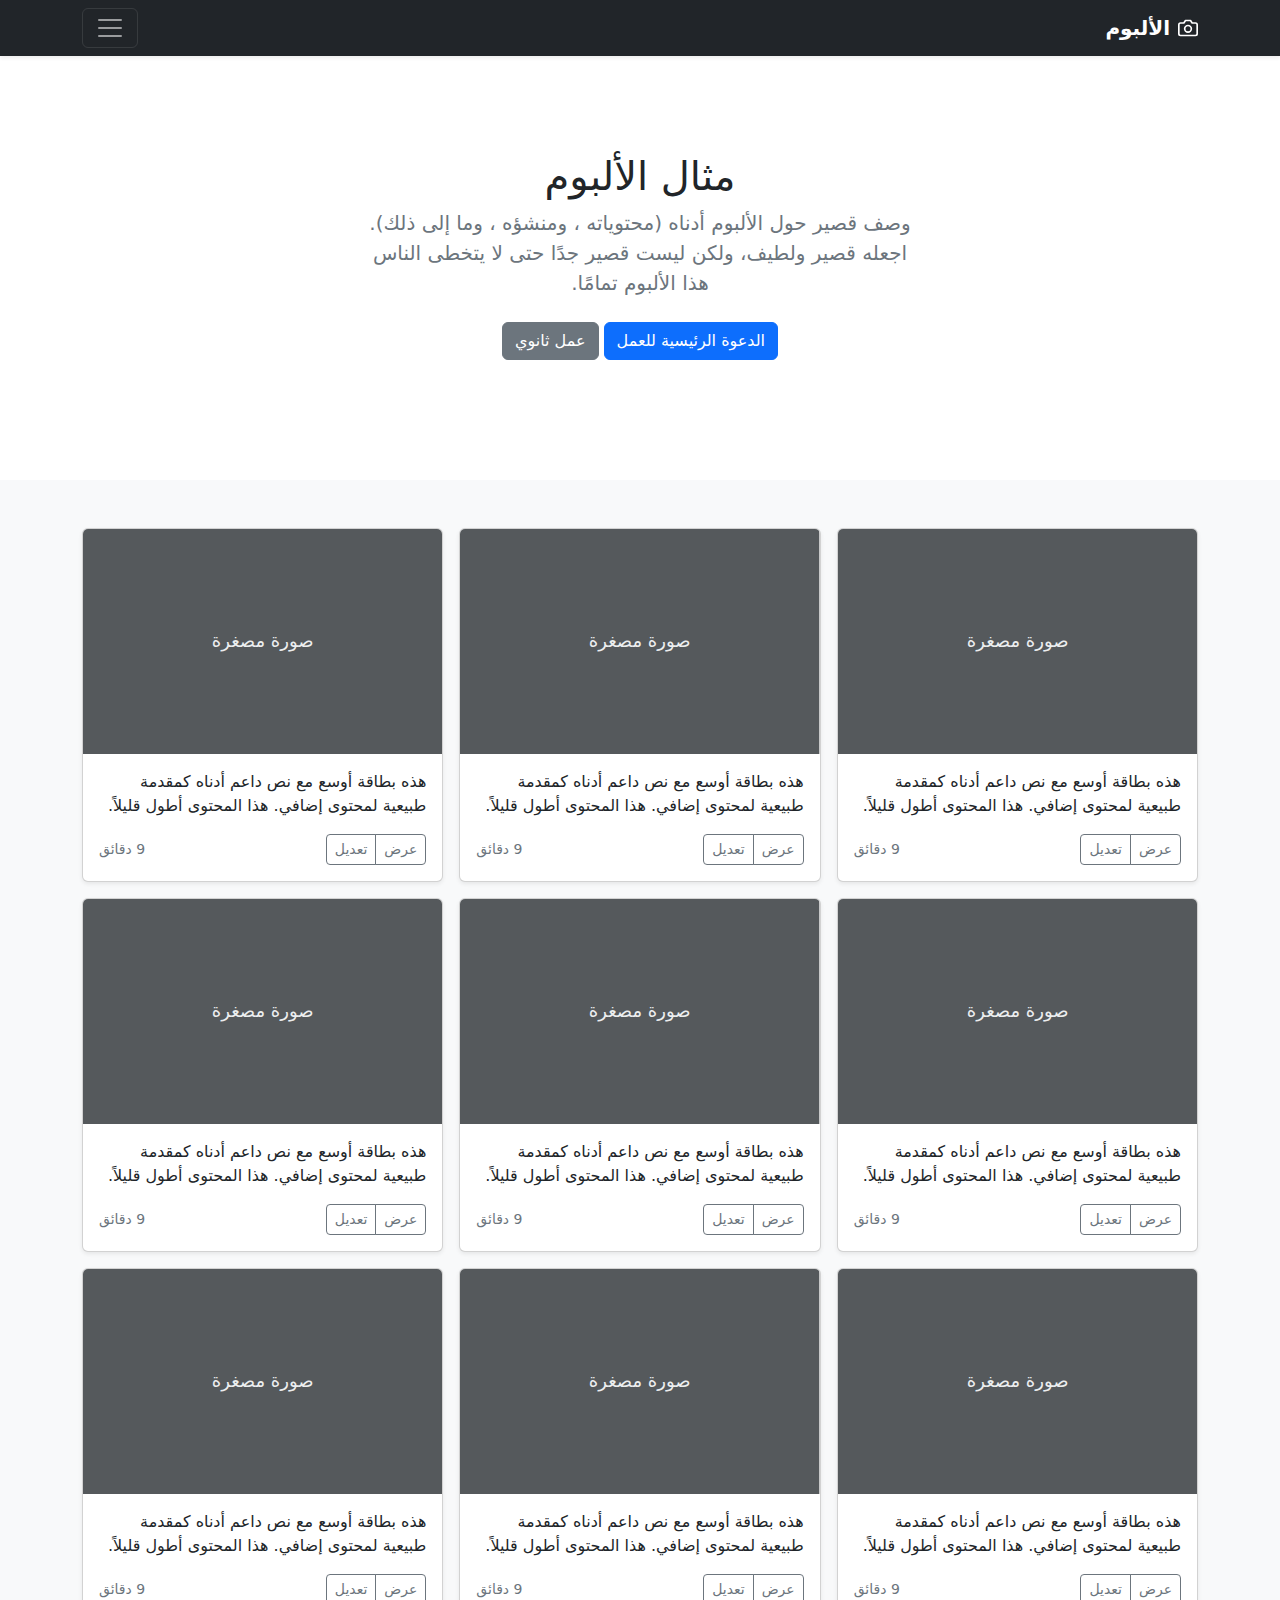
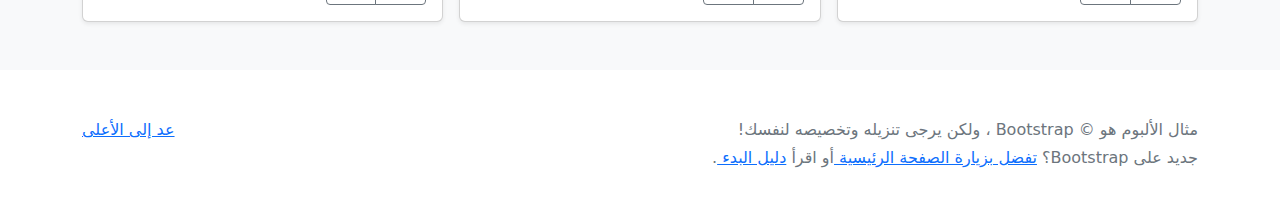
<file: bootstrap-5.2.2-examples/album-rtl/index.html>
<!doctype html>
<html lang="ar" dir="rtl">
  <head>
    <meta charset="utf-8">
    <meta name="viewport" content="width=device-width, initial-scale=1">
    <meta name="description" content="">
    <meta name="author" content="Mark Otto, Jacob Thornton, and Bootstrap contributors">
    <meta name="generator" content="Hugo 0.104.2">
    <title>مثال الألبوم · Bootstrap v5.2</title>

    <link rel="canonical" href="https://getbootstrap.com/docs/5.2/examples/album-rtl/">

    

    

<link href="../assets/dist/css/bootstrap.rtl.min.css" rel="stylesheet">

    <style>
      .bd-placeholder-img {
        font-size: 1.125rem;
        text-anchor: middle;
        -webkit-user-select: none;
        -moz-user-select: none;
        user-select: none;
      }

      @media (min-width: 768px) {
        .bd-placeholder-img-lg {
          font-size: 3.5rem;
        }
      }

      .b-example-divider {
        height: 3rem;
        background-color: rgba(0, 0, 0, .1);
        border: solid rgba(0, 0, 0, .15);
        border-width: 1px 0;
        box-shadow: inset 0 .5em 1.5em rgba(0, 0, 0, .1), inset 0 .125em .5em rgba(0, 0, 0, .15);
      }

      .b-example-vr {
        flex-shrink: 0;
        width: 1.5rem;
        height: 100vh;
      }

      .bi {
        vertical-align: -.125em;
        fill: currentColor;
      }

      .nav-scroller {
        position: relative;
        z-index: 2;
        height: 2.75rem;
        overflow-y: hidden;
      }

      .nav-scroller .nav {
        display: flex;
        flex-wrap: nowrap;
        padding-bottom: 1rem;
        margin-top: -1px;
        overflow-x: auto;
        text-align: center;
        white-space: nowrap;
        -webkit-overflow-scrolling: touch;
      }
    </style>

    
  </head>
  <body>
    
<header>
  <div class="collapse bg-dark" id="navbarHeader">
    <div class="container">
      <div class="row">
        <div class="col-sm-8 col-md-7 py-4">
          <h4 class="text-white">حول</h4>
          <p class="text-muted">أضف بعض المعلومات حول الألبوم، المؤلف، أو أي سياق خلفية آخر. اجعلها بضع جمل حتى يتمكن الزوار من التقاط بعض التلميحات المفيدة. ثم اربطها ببعض مواقع التواصل الاجتماعي أو معلومات الاتصال.</p>
        </div>
        <div class="col-sm-4 offset-md-1 py-4">
          <h4 class="text-white">تواصل معي</h4>
          <ul class="list-unstyled">
            <li><a href="#" class="text-white">تابعني على تويتر</a></li>
            <li><a href="#" class="text-white">شاركني الإعجاب في فيسبوك</a></li>
            <li><a href="#" class="text-white">راسلني على البريد الإلكتروني</a></li>
          </ul>
        </div>
      </div>
    </div>
  </div>
  <div class="navbar navbar-dark bg-dark shadow-sm">
    <div class="container">
      <a href="#" class="navbar-brand d-flex align-items-center">
        <svg xmlns="http://www.w3.org/2000/svg" width="20" height="20" fill="none" stroke="currentColor" stroke-linecap="round" stroke-linejoin="round" stroke-width="2" aria-hidden="true" class="me-2" viewBox="0 0 24 24"><path d="M23 19a2 2 0 0 1-2 2H3a2 2 0 0 1-2-2V8a2 2 0 0 1 2-2h4l2-3h6l2 3h4a2 2 0 0 1 2 2z"/><circle cx="12" cy="13" r="4"/></svg>
        <strong>الألبوم</strong>
      </a>
      <button class="navbar-toggler" type="button" data-bs-toggle="collapse" data-bs-target="#navbarHeader" aria-controls="navbarHeader" aria-expanded="false" aria-label="تبديل التنقل">
        <span class="navbar-toggler-icon"></span>
      </button>
    </div>
  </div>
</header>

<main>

  <section class="py-5 text-center container">
    <div class="row py-lg-5">
      <div class="col-lg-6 col-md-8 mx-auto">
        <h1 class="fw-light">مثال الألبوم</h1>
        <p class="lead text-muted">وصف قصير حول الألبوم أدناه (محتوياته ، ومنشؤه ، وما إلى ذلك). اجعله قصير ولطيف، ولكن ليست قصير جدًا حتى لا يتخطى الناس هذا الألبوم تمامًا.</p>
        <p>
          <a href="#" class="btn btn-primary my-2">الدعوة الرئيسية للعمل</a>
          <a href="#" class="btn btn-secondary my-2">عمل ثانوي</a>
        </p>
      </div>
    </div>
  </section>

  <div class="album py-5 bg-light">
    <div class="container">

      <div class="row row-cols-1 row-cols-sm-2 row-cols-md-3 g-3">
        <div class="col">
          <div class="card shadow-sm">
            <svg class="bd-placeholder-img card-img-top" width="100%" height="225" xmlns="http://www.w3.org/2000/svg" role="img" aria-label="Placeholder: صورة مصغرة" preserveAspectRatio="xMidYMid slice" focusable="false"><title>Placeholder</title><rect width="100%" height="100%" fill="#55595c"/><text x="50%" y="50%" fill="#eceeef" dy=".3em">صورة مصغرة</text></svg>

            <div class="card-body">
              <p class="card-text">هذه بطاقة أوسع مع نص داعم أدناه كمقدمة طبيعية لمحتوى إضافي. هذا المحتوى أطول قليلاً.</p>
              <div class="d-flex justify-content-between align-items-center">
                <div class="btn-group">
                  <button type="button" class="btn btn-sm btn-outline-secondary">عرض</button>
                  <button type="button" class="btn btn-sm btn-outline-secondary">تعديل</button>
                </div>
                <small class="text-muted">9 دقائق</small>
              </div>
            </div>
          </div>
        </div>
        <div class="col">
          <div class="card shadow-sm">
            <svg class="bd-placeholder-img card-img-top" width="100%" height="225" xmlns="http://www.w3.org/2000/svg" role="img" aria-label="Placeholder: صورة مصغرة" preserveAspectRatio="xMidYMid slice" focusable="false"><title>Placeholder</title><rect width="100%" height="100%" fill="#55595c"/><text x="50%" y="50%" fill="#eceeef" dy=".3em">صورة مصغرة</text></svg>

            <div class="card-body">
              <p class="card-text">هذه بطاقة أوسع مع نص داعم أدناه كمقدمة طبيعية لمحتوى إضافي. هذا المحتوى أطول قليلاً.</p>
              <div class="d-flex justify-content-between align-items-center">
                <div class="btn-group">
                  <button type="button" class="btn btn-sm btn-outline-secondary">عرض</button>
                  <button type="button" class="btn btn-sm btn-outline-secondary">تعديل</button>
                </div>
                <small class="text-muted">9 دقائق</small>
              </div>
            </div>
          </div>
        </div>
        <div class="col">
          <div class="card shadow-sm">
            <svg class="bd-placeholder-img card-img-top" width="100%" height="225" xmlns="http://www.w3.org/2000/svg" role="img" aria-label="Placeholder: صورة مصغرة" preserveAspectRatio="xMidYMid slice" focusable="false"><title>Placeholder</title><rect width="100%" height="100%" fill="#55595c"/><text x="50%" y="50%" fill="#eceeef" dy=".3em">صورة مصغرة</text></svg>

            <div class="card-body">
              <p class="card-text">هذه بطاقة أوسع مع نص داعم أدناه كمقدمة طبيعية لمحتوى إضافي. هذا المحتوى أطول قليلاً.</p>
              <div class="d-flex justify-content-between align-items-center">
                <div class="btn-group">
                  <button type="button" class="btn btn-sm btn-outline-secondary">عرض</button>
                  <button type="button" class="btn btn-sm btn-outline-secondary">تعديل</button>
                </div>
                <small class="text-muted">9 دقائق</small>
              </div>
            </div>
          </div>
        </div>

        <div class="col">
          <div class="card shadow-sm">
            <svg class="bd-placeholder-img card-img-top" width="100%" height="225" xmlns="http://www.w3.org/2000/svg" role="img" aria-label="Placeholder: صورة مصغرة" preserveAspectRatio="xMidYMid slice" focusable="false"><title>Placeholder</title><rect width="100%" height="100%" fill="#55595c"/><text x="50%" y="50%" fill="#eceeef" dy=".3em">صورة مصغرة</text></svg>

            <div class="card-body">
              <p class="card-text">هذه بطاقة أوسع مع نص داعم أدناه كمقدمة طبيعية لمحتوى إضافي. هذا المحتوى أطول قليلاً.</p>
              <div class="d-flex justify-content-between align-items-center">
                <div class="btn-group">
                  <button type="button" class="btn btn-sm btn-outline-secondary">عرض</button>
                  <button type="button" class="btn btn-sm btn-outline-secondary">تعديل</button>
                </div>
                <small class="text-muted">9 دقائق</small>
              </div>
            </div>
          </div>
        </div>
        <div class="col">
          <div class="card shadow-sm">
            <svg class="bd-placeholder-img card-img-top" width="100%" height="225" xmlns="http://www.w3.org/2000/svg" role="img" aria-label="Placeholder: صورة مصغرة" preserveAspectRatio="xMidYMid slice" focusable="false"><title>Placeholder</title><rect width="100%" height="100%" fill="#55595c"/><text x="50%" y="50%" fill="#eceeef" dy=".3em">صورة مصغرة</text></svg>

            <div class="card-body">
              <p class="card-text">هذه بطاقة أوسع مع نص داعم أدناه كمقدمة طبيعية لمحتوى إضافي. هذا المحتوى أطول قليلاً.</p>
              <div class="d-flex justify-content-between align-items-center">
                <div class="btn-group">
                  <button type="button" class="btn btn-sm btn-outline-secondary">عرض</button>
                  <button type="button" class="btn btn-sm btn-outline-secondary">تعديل</button>
                </div>
                <small class="text-muted">9 دقائق</small>
              </div>
            </div>
          </div>
        </div>
        <div class="col">
          <div class="card shadow-sm">
            <svg class="bd-placeholder-img card-img-top" width="100%" height="225" xmlns="http://www.w3.org/2000/svg" role="img" aria-label="Placeholder: صورة مصغرة" preserveAspectRatio="xMidYMid slice" focusable="false"><title>Placeholder</title><rect width="100%" height="100%" fill="#55595c"/><text x="50%" y="50%" fill="#eceeef" dy=".3em">صورة مصغرة</text></svg>

            <div class="card-body">
              <p class="card-text">هذه بطاقة أوسع مع نص داعم أدناه كمقدمة طبيعية لمحتوى إضافي. هذا المحتوى أطول قليلاً.</p>
              <div class="d-flex justify-content-between align-items-center">
                <div class="btn-group">
                  <button type="button" class="btn btn-sm btn-outline-secondary">عرض</button>
                  <button type="button" class="btn btn-sm btn-outline-secondary">تعديل</button>
                </div>
                <small class="text-muted">9 دقائق</small>
              </div>
            </div>
          </div>
        </div>

        <div class="col">
          <div class="card shadow-sm">
            <svg class="bd-placeholder-img card-img-top" width="100%" height="225" xmlns="http://www.w3.org/2000/svg" role="img" aria-label="Placeholder: صورة مصغرة" preserveAspectRatio="xMidYMid slice" focusable="false"><title>Placeholder</title><rect width="100%" height="100%" fill="#55595c"/><text x="50%" y="50%" fill="#eceeef" dy=".3em">صورة مصغرة</text></svg>

            <div class="card-body">
              <p class="card-text">هذه بطاقة أوسع مع نص داعم أدناه كمقدمة طبيعية لمحتوى إضافي. هذا المحتوى أطول قليلاً.</p>
              <div class="d-flex justify-content-between align-items-center">
                <div class="btn-group">
                  <button type="button" class="btn btn-sm btn-outline-secondary">عرض</button>
                  <button type="button" class="btn btn-sm btn-outline-secondary">تعديل</button>
                </div>
                <small class="text-muted">9 دقائق</small>
              </div>
            </div>
          </div>
        </div>
        <div class="col">
          <div class="card shadow-sm">
            <svg class="bd-placeholder-img card-img-top" width="100%" height="225" xmlns="http://www.w3.org/2000/svg" role="img" aria-label="Placeholder: صورة مصغرة" preserveAspectRatio="xMidYMid slice" focusable="false"><title>Placeholder</title><rect width="100%" height="100%" fill="#55595c"/><text x="50%" y="50%" fill="#eceeef" dy=".3em">صورة مصغرة</text></svg>

            <div class="card-body">
              <p class="card-text">هذه بطاقة أوسع مع نص داعم أدناه كمقدمة طبيعية لمحتوى إضافي. هذا المحتوى أطول قليلاً.</p>
              <div class="d-flex justify-content-between align-items-center">
                <div class="btn-group">
                  <button type="button" class="btn btn-sm btn-outline-secondary">عرض</button>
                  <button type="button" class="btn btn-sm btn-outline-secondary">تعديل</button>
                </div>
                <small class="text-muted">9 دقائق</small>
              </div>
            </div>
          </div>
        </div>
        <div class="col">
          <div class="card shadow-sm">
            <svg class="bd-placeholder-img card-img-top" width="100%" height="225" xmlns="http://www.w3.org/2000/svg" role="img" aria-label="Placeholder: صورة مصغرة" preserveAspectRatio="xMidYMid slice" focusable="false"><title>Placeholder</title><rect width="100%" height="100%" fill="#55595c"/><text x="50%" y="50%" fill="#eceeef" dy=".3em">صورة مصغرة</text></svg>

            <div class="card-body">
              <p class="card-text">هذه بطاقة أوسع مع نص داعم أدناه كمقدمة طبيعية لمحتوى إضافي. هذا المحتوى أطول قليلاً.</p>
              <div class="d-flex justify-content-between align-items-center">
                <div class="btn-group">
                  <button type="button" class="btn btn-sm btn-outline-secondary">عرض</button>
                  <button type="button" class="btn btn-sm btn-outline-secondary">تعديل</button>
                </div>
                <small class="text-muted">9 دقائق</small>
              </div>
            </div>
          </div>
        </div>
      </div>
    </div>
  </div>

</main>

<footer class="text-muted py-5">
  <div class="container">
    <p class="float-end mb-1">
      <a href="#">عد إلى الأعلى</a>
    </p>
    <p class="mb-1">مثال الألبوم هو © Bootstrap ، ولكن يرجى تنزيله وتخصيصه لنفسك!</p>
    <p class="mb-0">جديد على Bootstrap؟ <a href="/"> تفضل بزيارة الصفحة الرئيسية </a> أو اقرأ <a href="../getting-started/introduction/ "> دليل البدء </a>.</p>
  </div>
</footer>


    <script src="../assets/dist/js/bootstrap.bundle.min.js"></script>

      
  </body>
</html>
</file>
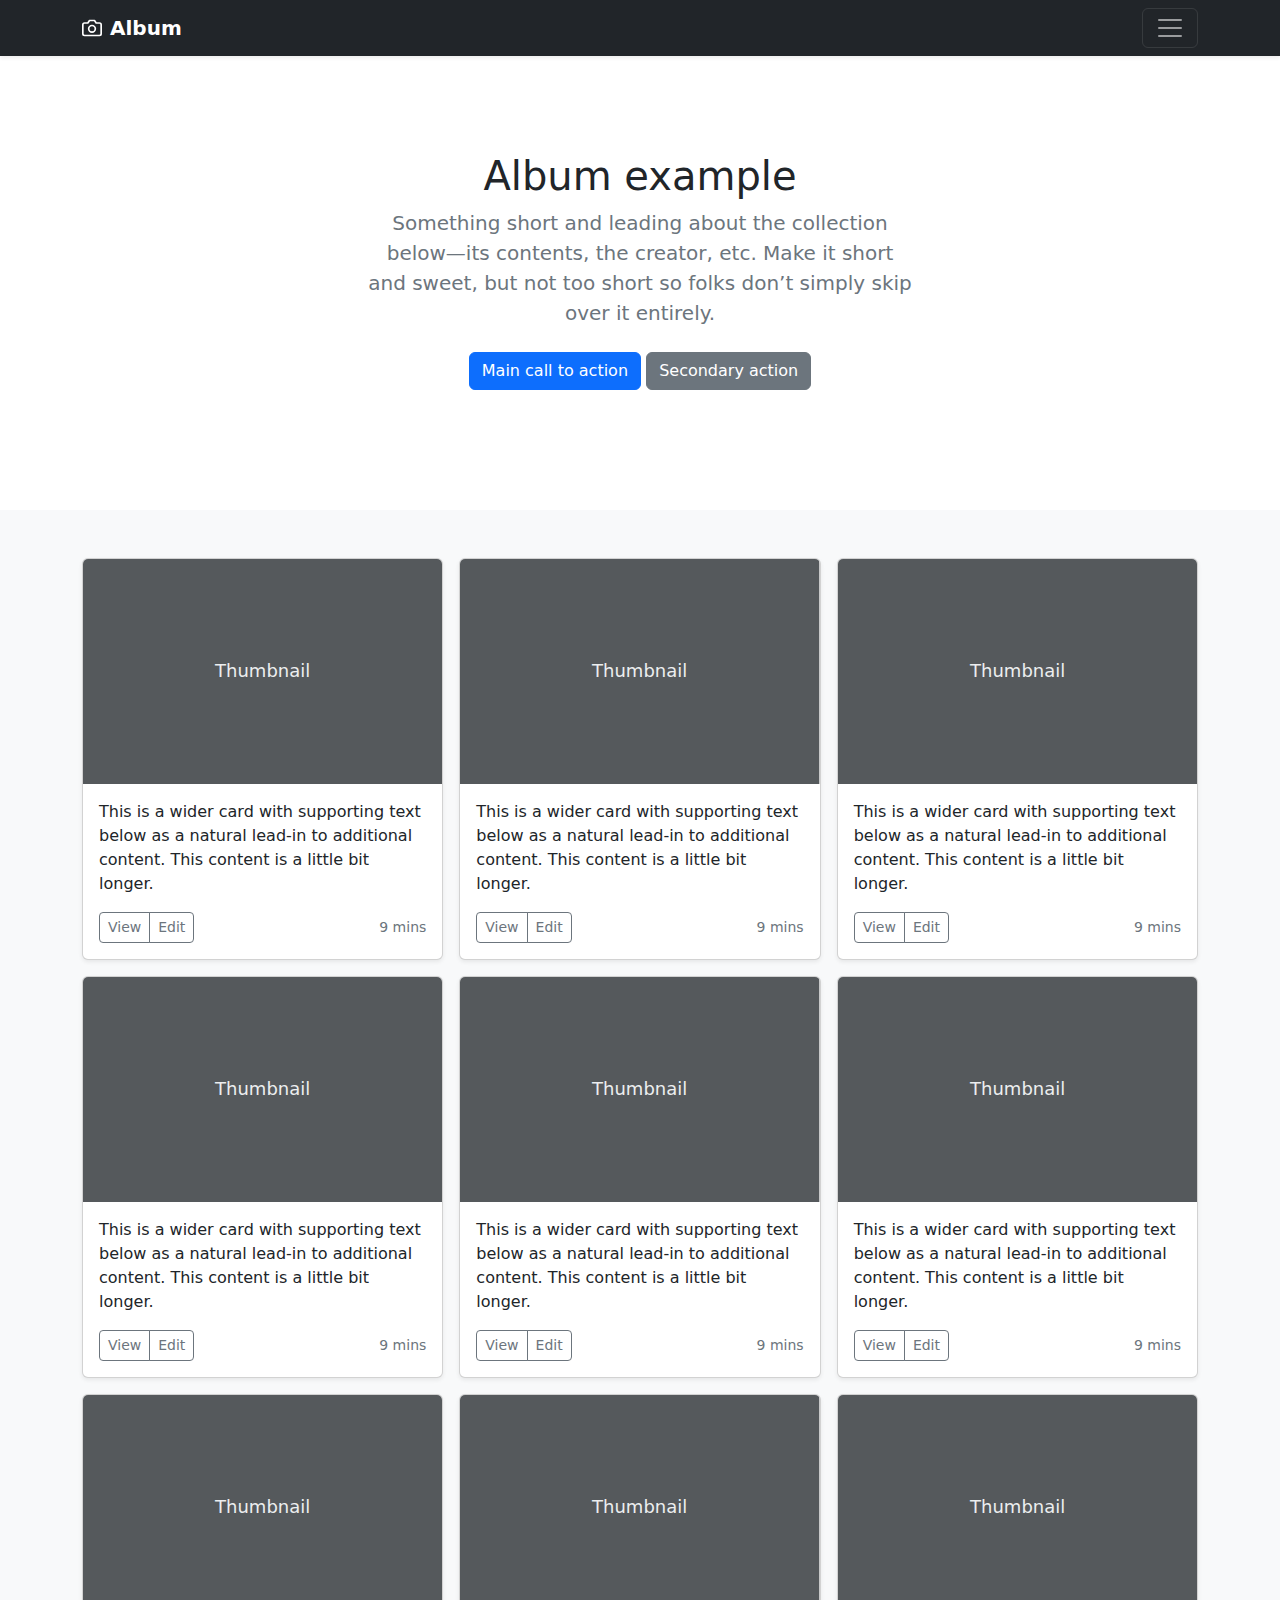
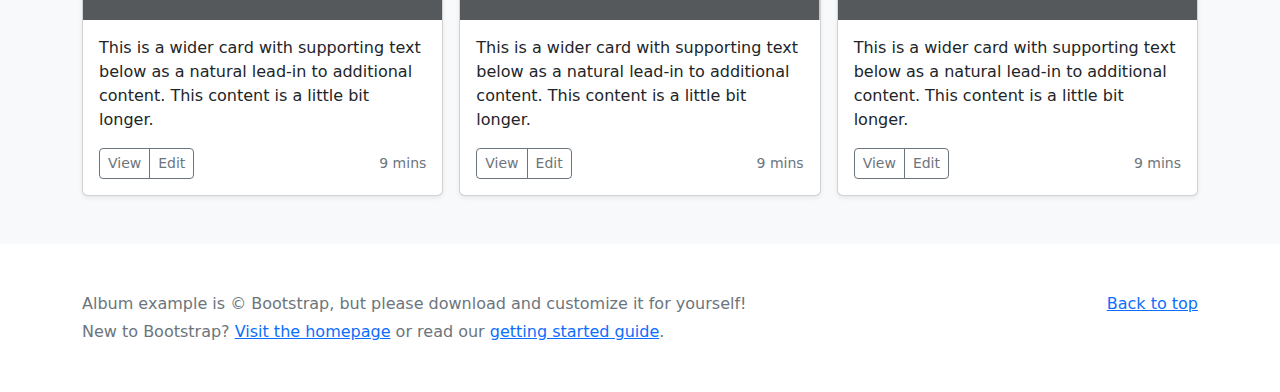
<file: bootstrap-5.2.2-examples/album/index.html>
<!doctype html>
<html lang="en">
  <head>
    <meta charset="utf-8">
    <meta name="viewport" content="width=device-width, initial-scale=1">
    <meta name="description" content="">
    <meta name="author" content="Mark Otto, Jacob Thornton, and Bootstrap contributors">
    <meta name="generator" content="Hugo 0.104.2">
    <title>Album example · Bootstrap v5.2</title>

    <link rel="canonical" href="https://getbootstrap.com/docs/5.2/examples/album/">

    

    

<link href="../assets/dist/css/bootstrap.min.css" rel="stylesheet">

    <style>
      .bd-placeholder-img {
        font-size: 1.125rem;
        text-anchor: middle;
        -webkit-user-select: none;
        -moz-user-select: none;
        user-select: none;
      }

      @media (min-width: 768px) {
        .bd-placeholder-img-lg {
          font-size: 3.5rem;
        }
      }

      .b-example-divider {
        height: 3rem;
        background-color: rgba(0, 0, 0, .1);
        border: solid rgba(0, 0, 0, .15);
        border-width: 1px 0;
        box-shadow: inset 0 .5em 1.5em rgba(0, 0, 0, .1), inset 0 .125em .5em rgba(0, 0, 0, .15);
      }

      .b-example-vr {
        flex-shrink: 0;
        width: 1.5rem;
        height: 100vh;
      }

      .bi {
        vertical-align: -.125em;
        fill: currentColor;
      }

      .nav-scroller {
        position: relative;
        z-index: 2;
        height: 2.75rem;
        overflow-y: hidden;
      }

      .nav-scroller .nav {
        display: flex;
        flex-wrap: nowrap;
        padding-bottom: 1rem;
        margin-top: -1px;
        overflow-x: auto;
        text-align: center;
        white-space: nowrap;
        -webkit-overflow-scrolling: touch;
      }
    </style>

    
  </head>
  <body>
    
<header>
  <div class="collapse bg-dark" id="navbarHeader">
    <div class="container">
      <div class="row">
        <div class="col-sm-8 col-md-7 py-4">
          <h4 class="text-white">About</h4>
          <p class="text-muted">Add some information about the album below, the author, or any other background context. Make it a few sentences long so folks can pick up some informative tidbits. Then, link them off to some social networking sites or contact information.</p>
        </div>
        <div class="col-sm-4 offset-md-1 py-4">
          <h4 class="text-white">Contact</h4>
          <ul class="list-unstyled">
            <li><a href="#" class="text-white">Follow on Twitter</a></li>
            <li><a href="#" class="text-white">Like on Facebook</a></li>
            <li><a href="#" class="text-white">Email me</a></li>
          </ul>
        </div>
      </div>
    </div>
  </div>
  <div class="navbar navbar-dark bg-dark shadow-sm">
    <div class="container">
      <a href="#" class="navbar-brand d-flex align-items-center">
        <svg xmlns="http://www.w3.org/2000/svg" width="20" height="20" fill="none" stroke="currentColor" stroke-linecap="round" stroke-linejoin="round" stroke-width="2" aria-hidden="true" class="me-2" viewBox="0 0 24 24"><path d="M23 19a2 2 0 0 1-2 2H3a2 2 0 0 1-2-2V8a2 2 0 0 1 2-2h4l2-3h6l2 3h4a2 2 0 0 1 2 2z"/><circle cx="12" cy="13" r="4"/></svg>
        <strong>Album</strong>
      </a>
      <button class="navbar-toggler" type="button" data-bs-toggle="collapse" data-bs-target="#navbarHeader" aria-controls="navbarHeader" aria-expanded="false" aria-label="Toggle navigation">
        <span class="navbar-toggler-icon"></span>
      </button>
    </div>
  </div>
</header>

<main>

  <section class="py-5 text-center container">
    <div class="row py-lg-5">
      <div class="col-lg-6 col-md-8 mx-auto">
        <h1 class="fw-light">Album example</h1>
        <p class="lead text-muted">Something short and leading about the collection below—its contents, the creator, etc. Make it short and sweet, but not too short so folks don’t simply skip over it entirely.</p>
        <p>
          <a href="#" class="btn btn-primary my-2">Main call to action</a>
          <a href="#" class="btn btn-secondary my-2">Secondary action</a>
        </p>
      </div>
    </div>
  </section>

  <div class="album py-5 bg-light">
    <div class="container">

      <div class="row row-cols-1 row-cols-sm-2 row-cols-md-3 g-3">
        <div class="col">
          <div class="card shadow-sm">
            <svg class="bd-placeholder-img card-img-top" width="100%" height="225" xmlns="http://www.w3.org/2000/svg" role="img" aria-label="Placeholder: Thumbnail" preserveAspectRatio="xMidYMid slice" focusable="false"><title>Placeholder</title><rect width="100%" height="100%" fill="#55595c"/><text x="50%" y="50%" fill="#eceeef" dy=".3em">Thumbnail</text></svg>

            <div class="card-body">
              <p class="card-text">This is a wider card with supporting text below as a natural lead-in to additional content. This content is a little bit longer.</p>
              <div class="d-flex justify-content-between align-items-center">
                <div class="btn-group">
                  <button type="button" class="btn btn-sm btn-outline-secondary">View</button>
                  <button type="button" class="btn btn-sm btn-outline-secondary">Edit</button>
                </div>
                <small class="text-muted">9 mins</small>
              </div>
            </div>
          </div>
        </div>
        <div class="col">
          <div class="card shadow-sm">
            <svg class="bd-placeholder-img card-img-top" width="100%" height="225" xmlns="http://www.w3.org/2000/svg" role="img" aria-label="Placeholder: Thumbnail" preserveAspectRatio="xMidYMid slice" focusable="false"><title>Placeholder</title><rect width="100%" height="100%" fill="#55595c"/><text x="50%" y="50%" fill="#eceeef" dy=".3em">Thumbnail</text></svg>

            <div class="card-body">
              <p class="card-text">This is a wider card with supporting text below as a natural lead-in to additional content. This content is a little bit longer.</p>
              <div class="d-flex justify-content-between align-items-center">
                <div class="btn-group">
                  <button type="button" class="btn btn-sm btn-outline-secondary">View</button>
                  <button type="button" class="btn btn-sm btn-outline-secondary">Edit</button>
                </div>
                <small class="text-muted">9 mins</small>
              </div>
            </div>
          </div>
        </div>
        <div class="col">
          <div class="card shadow-sm">
            <svg class="bd-placeholder-img card-img-top" width="100%" height="225" xmlns="http://www.w3.org/2000/svg" role="img" aria-label="Placeholder: Thumbnail" preserveAspectRatio="xMidYMid slice" focusable="false"><title>Placeholder</title><rect width="100%" height="100%" fill="#55595c"/><text x="50%" y="50%" fill="#eceeef" dy=".3em">Thumbnail</text></svg>

            <div class="card-body">
              <p class="card-text">This is a wider card with supporting text below as a natural lead-in to additional content. This content is a little bit longer.</p>
              <div class="d-flex justify-content-between align-items-center">
                <div class="btn-group">
                  <button type="button" class="btn btn-sm btn-outline-secondary">View</button>
                  <button type="button" class="btn btn-sm btn-outline-secondary">Edit</button>
                </div>
                <small class="text-muted">9 mins</small>
              </div>
            </div>
          </div>
        </div>

        <div class="col">
          <div class="card shadow-sm">
            <svg class="bd-placeholder-img card-img-top" width="100%" height="225" xmlns="http://www.w3.org/2000/svg" role="img" aria-label="Placeholder: Thumbnail" preserveAspectRatio="xMidYMid slice" focusable="false"><title>Placeholder</title><rect width="100%" height="100%" fill="#55595c"/><text x="50%" y="50%" fill="#eceeef" dy=".3em">Thumbnail</text></svg>

            <div class="card-body">
              <p class="card-text">This is a wider card with supporting text below as a natural lead-in to additional content. This content is a little bit longer.</p>
              <div class="d-flex justify-content-between align-items-center">
                <div class="btn-group">
                  <button type="button" class="btn btn-sm btn-outline-secondary">View</button>
                  <button type="button" class="btn btn-sm btn-outline-secondary">Edit</button>
                </div>
                <small class="text-muted">9 mins</small>
              </div>
            </div>
          </div>
        </div>
        <div class="col">
          <div class="card shadow-sm">
            <svg class="bd-placeholder-img card-img-top" width="100%" height="225" xmlns="http://www.w3.org/2000/svg" role="img" aria-label="Placeholder: Thumbnail" preserveAspectRatio="xMidYMid slice" focusable="false"><title>Placeholder</title><rect width="100%" height="100%" fill="#55595c"/><text x="50%" y="50%" fill="#eceeef" dy=".3em">Thumbnail</text></svg>

            <div class="card-body">
              <p class="card-text">This is a wider card with supporting text below as a natural lead-in to additional content. This content is a little bit longer.</p>
              <div class="d-flex justify-content-between align-items-center">
                <div class="btn-group">
                  <button type="button" class="btn btn-sm btn-outline-secondary">View</button>
                  <button type="button" class="btn btn-sm btn-outline-secondary">Edit</button>
                </div>
                <small class="text-muted">9 mins</small>
              </div>
            </div>
          </div>
        </div>
        <div class="col">
          <div class="card shadow-sm">
            <svg class="bd-placeholder-img card-img-top" width="100%" height="225" xmlns="http://www.w3.org/2000/svg" role="img" aria-label="Placeholder: Thumbnail" preserveAspectRatio="xMidYMid slice" focusable="false"><title>Placeholder</title><rect width="100%" height="100%" fill="#55595c"/><text x="50%" y="50%" fill="#eceeef" dy=".3em">Thumbnail</text></svg>

            <div class="card-body">
              <p class="card-text">This is a wider card with supporting text below as a natural lead-in to additional content. This content is a little bit longer.</p>
              <div class="d-flex justify-content-between align-items-center">
                <div class="btn-group">
                  <button type="button" class="btn btn-sm btn-outline-secondary">View</button>
                  <button type="button" class="btn btn-sm btn-outline-secondary">Edit</button>
                </div>
                <small class="text-muted">9 mins</small>
              </div>
            </div>
          </div>
        </div>

        <div class="col">
          <div class="card shadow-sm">
            <svg class="bd-placeholder-img card-img-top" width="100%" height="225" xmlns="http://www.w3.org/2000/svg" role="img" aria-label="Placeholder: Thumbnail" preserveAspectRatio="xMidYMid slice" focusable="false"><title>Placeholder</title><rect width="100%" height="100%" fill="#55595c"/><text x="50%" y="50%" fill="#eceeef" dy=".3em">Thumbnail</text></svg>

            <div class="card-body">
              <p class="card-text">This is a wider card with supporting text below as a natural lead-in to additional content. This content is a little bit longer.</p>
              <div class="d-flex justify-content-between align-items-center">
                <div class="btn-group">
                  <button type="button" class="btn btn-sm btn-outline-secondary">View</button>
                  <button type="button" class="btn btn-sm btn-outline-secondary">Edit</button>
                </div>
                <small class="text-muted">9 mins</small>
              </div>
            </div>
          </div>
        </div>
        <div class="col">
          <div class="card shadow-sm">
            <svg class="bd-placeholder-img card-img-top" width="100%" height="225" xmlns="http://www.w3.org/2000/svg" role="img" aria-label="Placeholder: Thumbnail" preserveAspectRatio="xMidYMid slice" focusable="false"><title>Placeholder</title><rect width="100%" height="100%" fill="#55595c"/><text x="50%" y="50%" fill="#eceeef" dy=".3em">Thumbnail</text></svg>

            <div class="card-body">
              <p class="card-text">This is a wider card with supporting text below as a natural lead-in to additional content. This content is a little bit longer.</p>
              <div class="d-flex justify-content-between align-items-center">
                <div class="btn-group">
                  <button type="button" class="btn btn-sm btn-outline-secondary">View</button>
                  <button type="button" class="btn btn-sm btn-outline-secondary">Edit</button>
                </div>
                <small class="text-muted">9 mins</small>
              </div>
            </div>
          </div>
        </div>
        <div class="col">
          <div class="card shadow-sm">
            <svg class="bd-placeholder-img card-img-top" width="100%" height="225" xmlns="http://www.w3.org/2000/svg" role="img" aria-label="Placeholder: Thumbnail" preserveAspectRatio="xMidYMid slice" focusable="false"><title>Placeholder</title><rect width="100%" height="100%" fill="#55595c"/><text x="50%" y="50%" fill="#eceeef" dy=".3em">Thumbnail</text></svg>

            <div class="card-body">
              <p class="card-text">This is a wider card with supporting text below as a natural lead-in to additional content. This content is a little bit longer.</p>
              <div class="d-flex justify-content-between align-items-center">
                <div class="btn-group">
                  <button type="button" class="btn btn-sm btn-outline-secondary">View</button>
                  <button type="button" class="btn btn-sm btn-outline-secondary">Edit</button>
                </div>
                <small class="text-muted">9 mins</small>
              </div>
            </div>
          </div>
        </div>
      </div>
    </div>
  </div>

</main>

<footer class="text-muted py-5">
  <div class="container">
    <p class="float-end mb-1">
      <a href="#">Back to top</a>
    </p>
    <p class="mb-1">Album example is &copy; Bootstrap, but please download and customize it for yourself!</p>
    <p class="mb-0">New to Bootstrap? <a href="/">Visit the homepage</a> or read our <a href="../getting-started/introduction/">getting started guide</a>.</p>
  </div>
</footer>


    <script src="../assets/dist/js/bootstrap.bundle.min.js"></script>

      
  </body>
</html>
</file>
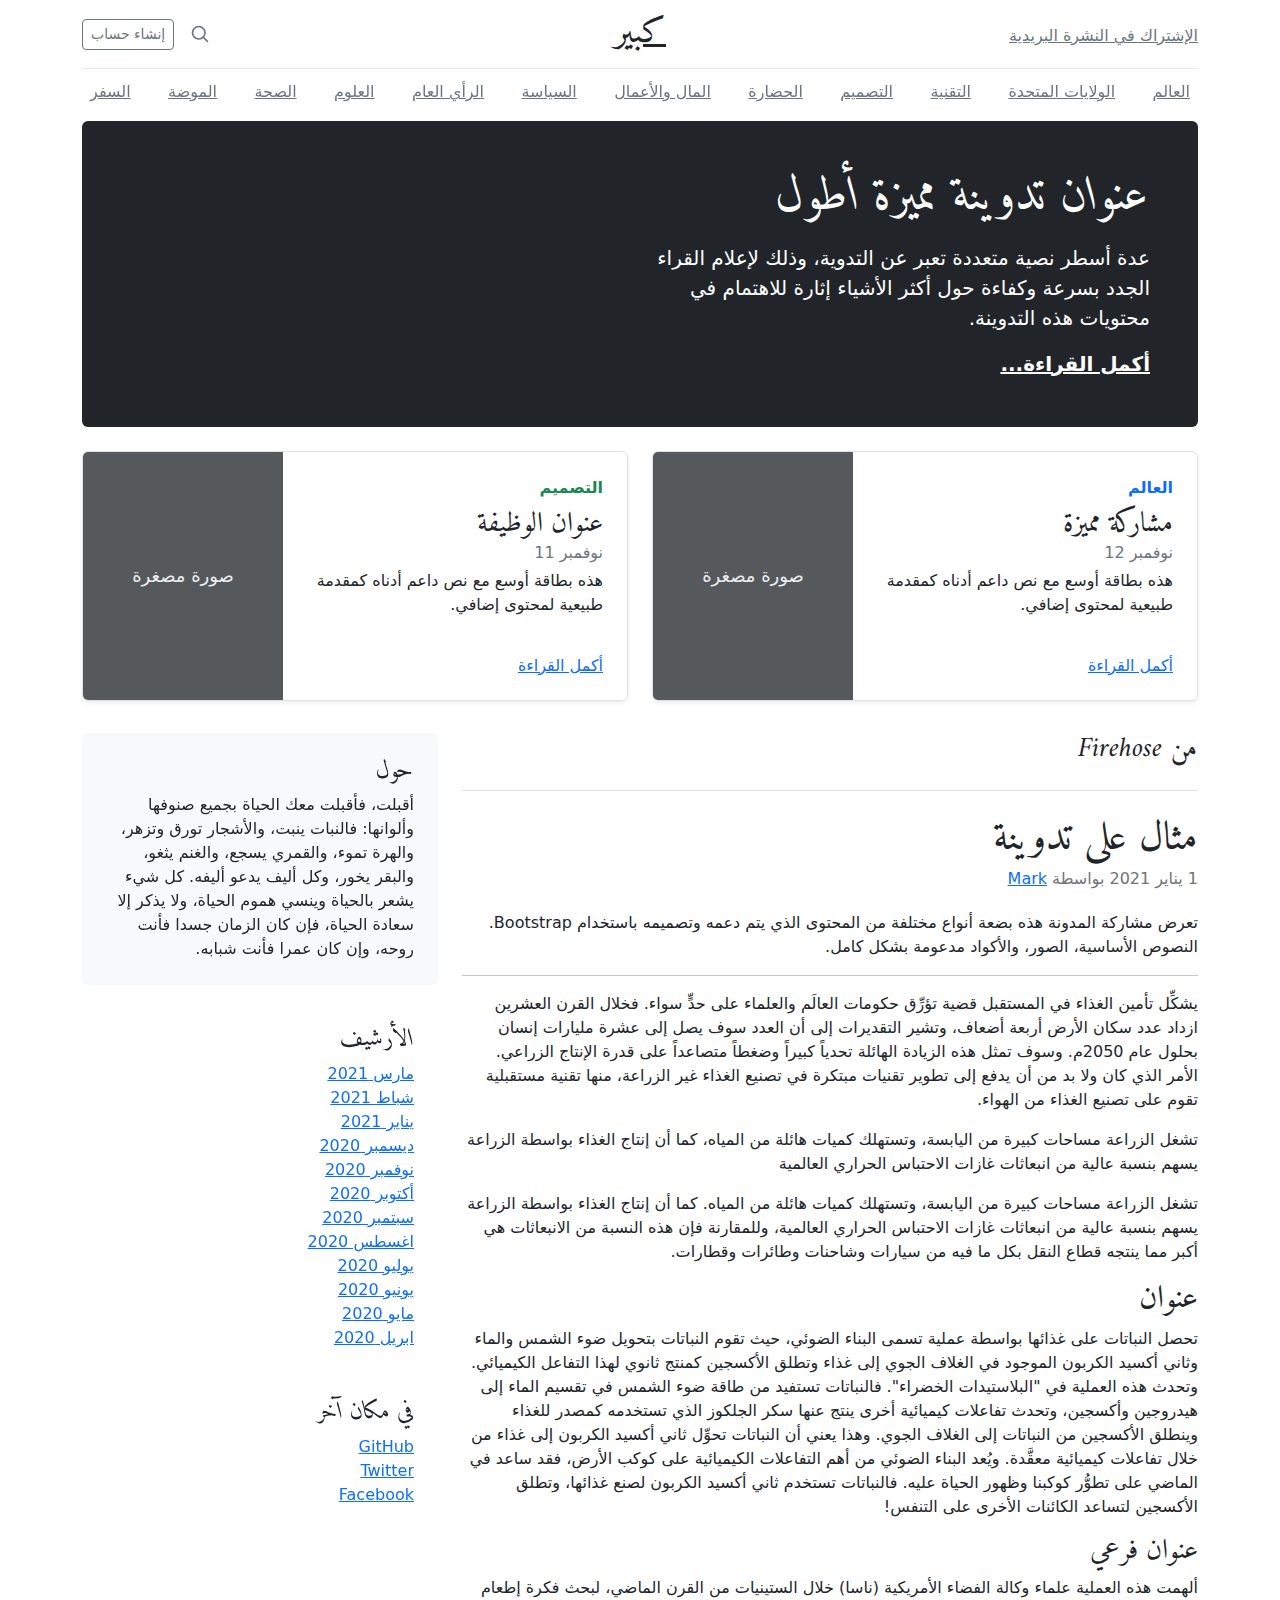
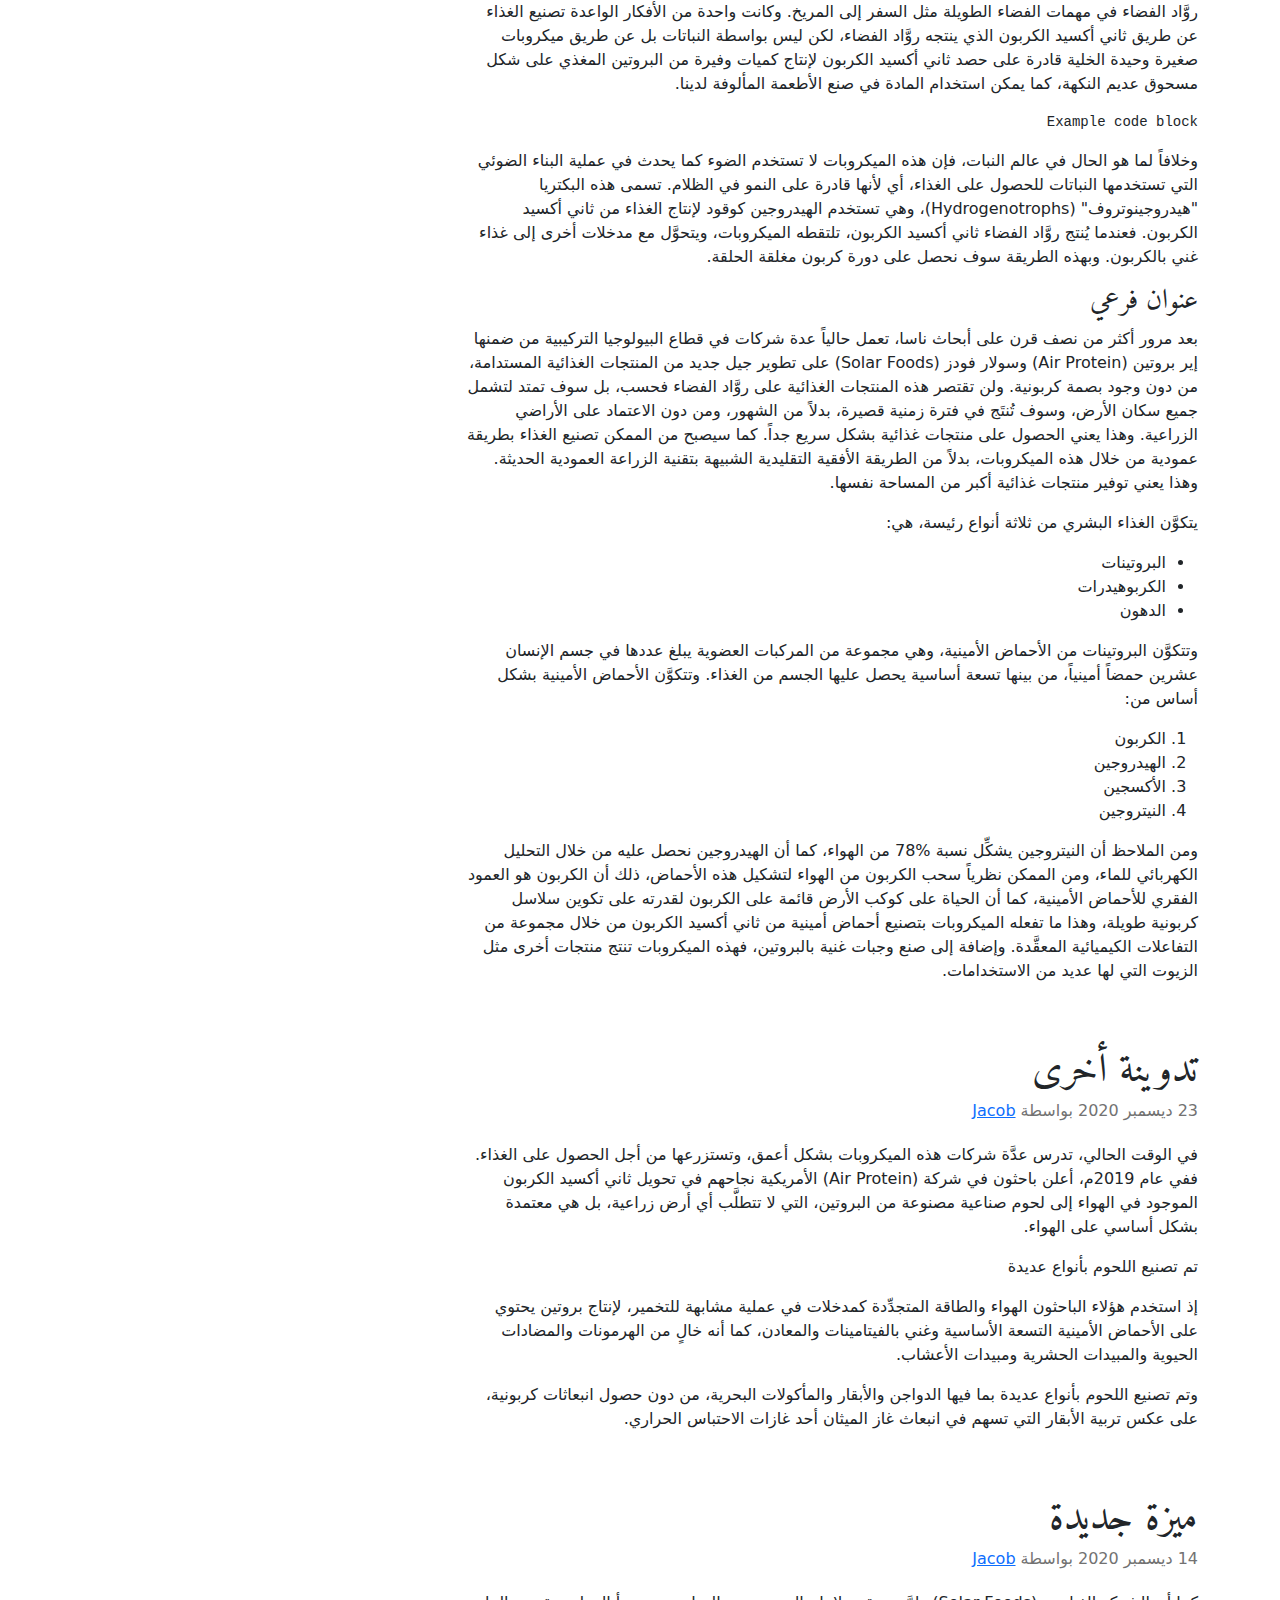
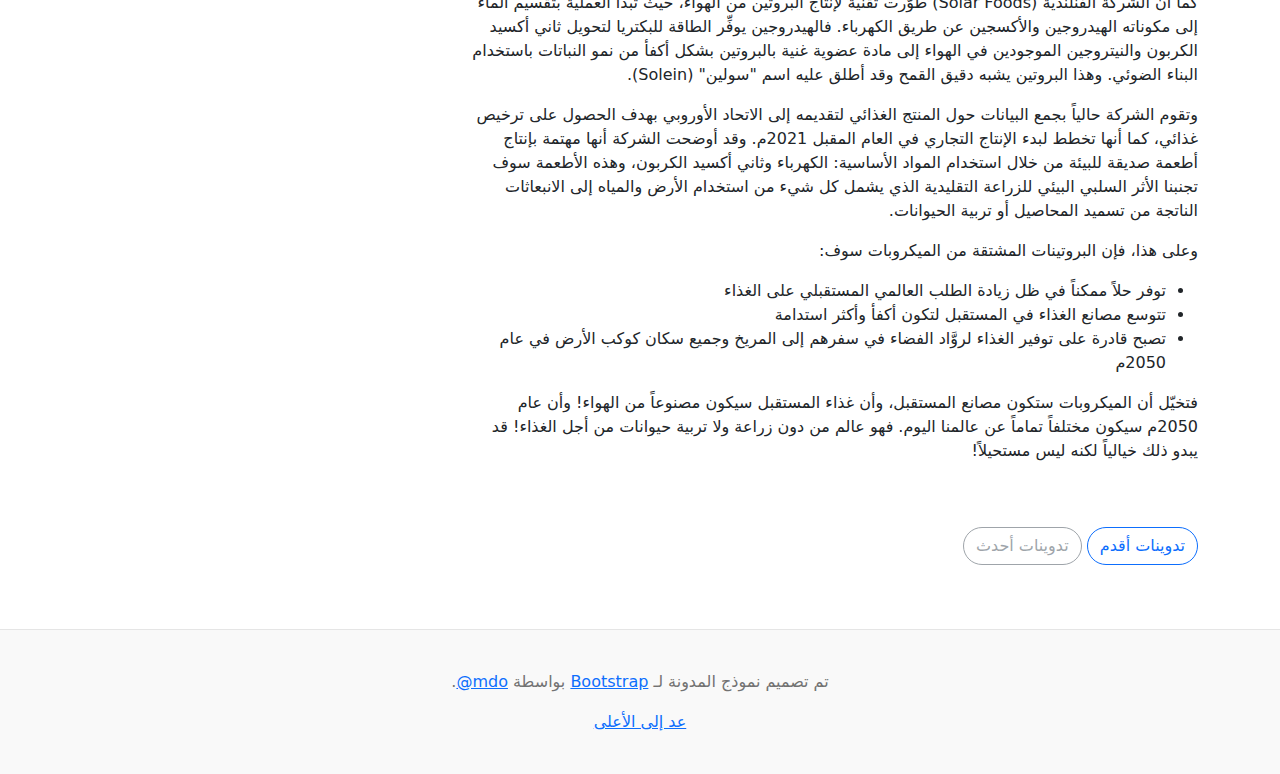
<file: bootstrap-5.2.2-examples/blog-rtl/index.html>
<!doctype html>
<html lang="ar" dir="rtl">
  <head>
    <meta charset="utf-8">
    <meta name="viewport" content="width=device-width, initial-scale=1">
    <meta name="description" content="">
    <meta name="author" content="Mark Otto, Jacob Thornton, and Bootstrap contributors">
    <meta name="generator" content="Hugo 0.104.2">
    <title>قالب المدونة · Bootstrap v5.2</title>

    <link rel="canonical" href="https://getbootstrap.com/docs/5.2/examples/blog-rtl/">

    

    

<link href="../assets/dist/css/bootstrap.rtl.min.css" rel="stylesheet">

    <style>
      .bd-placeholder-img {
        font-size: 1.125rem;
        text-anchor: middle;
        -webkit-user-select: none;
        -moz-user-select: none;
        user-select: none;
      }

      @media (min-width: 768px) {
        .bd-placeholder-img-lg {
          font-size: 3.5rem;
        }
      }

      .b-example-divider {
        height: 3rem;
        background-color: rgba(0, 0, 0, .1);
        border: solid rgba(0, 0, 0, .15);
        border-width: 1px 0;
        box-shadow: inset 0 .5em 1.5em rgba(0, 0, 0, .1), inset 0 .125em .5em rgba(0, 0, 0, .15);
      }

      .b-example-vr {
        flex-shrink: 0;
        width: 1.5rem;
        height: 100vh;
      }

      .bi {
        vertical-align: -.125em;
        fill: currentColor;
      }

      .nav-scroller {
        position: relative;
        z-index: 2;
        height: 2.75rem;
        overflow-y: hidden;
      }

      .nav-scroller .nav {
        display: flex;
        flex-wrap: nowrap;
        padding-bottom: 1rem;
        margin-top: -1px;
        overflow-x: auto;
        text-align: center;
        white-space: nowrap;
        -webkit-overflow-scrolling: touch;
      }
    </style>

    
    <!-- Custom styles for this template -->
    <link href="https://fonts.googleapis.com/css?family=Amiri:wght@400;700&amp;display=swap" rel="stylesheet">
    <!-- Custom styles for this template -->
    <link href="../blog/blog.rtl.css" rel="stylesheet">
  </head>
  <body>
    
<div class="container">
  <header class="blog-header lh-1 py-3">
    <div class="row flex-nowrap justify-content-between align-items-center">
      <div class="col-4 pt-1">
        <a class="link-secondary" href="#">الإشتراك في النشرة البريدية</a>
      </div>
      <div class="col-4 text-center">
        <a class="blog-header-logo text-dark" href="#">كبير</a>
      </div>
      <div class="col-4 d-flex justify-content-end align-items-center">
        <a class="link-secondary" href="#" aria-label="بحث">
          <svg xmlns="http://www.w3.org/2000/svg" width="20" height="20" fill="none" stroke="currentColor" stroke-linecap="round" stroke-linejoin="round" stroke-width="2" class="mx-3" role="img" viewBox="0 0 24 24"><title>بحث</title><circle cx="10.5" cy="10.5" r="7.5"/><path d="M21 21l-5.2-5.2"/></svg>
        </a>
        <a class="btn btn-sm btn-outline-secondary" href="#">إنشاء حساب</a>
      </div>
    </div>
  </header>

  <div class="nav-scroller py-1 mb-2">
    <nav class="nav d-flex justify-content-between">
      <a class="p-2 link-secondary" href="#">العالم</a>
      <a class="p-2 link-secondary" href="#">الولايات المتحدة</a>
      <a class="p-2 link-secondary" href="#">التقنية</a>
      <a class="p-2 link-secondary" href="#">التصميم</a>
      <a class="p-2 link-secondary" href="#">الحضارة</a>
      <a class="p-2 link-secondary" href="#">المال والأعمال</a>
      <a class="p-2 link-secondary" href="#">السياسة</a>
      <a class="p-2 link-secondary" href="#">الرأي العام</a>
      <a class="p-2 link-secondary" href="#">العلوم</a>
      <a class="p-2 link-secondary" href="#">الصحة</a>
      <a class="p-2 link-secondary" href="#">الموضة</a>
      <a class="p-2 link-secondary" href="#">السفر</a>
    </nav>
  </div>
</div>

<main class="container">
  <div class="p-4 p-md-5 mb-4 rounded text-bg-dark">
    <div class="col-md-6 px-0">
      <h1 class="display-4 fst-italic">عنوان تدوينة مميزة أطول</h1>
      <p class="lead my-3">عدة أسطر نصية متعددة تعبر عن التدوية، وذلك لإعلام القراء الجدد بسرعة وكفاءة حول أكثر الأشياء إثارة للاهتمام في محتويات هذه التدوينة.</p>
      <p class="lead mb-0"><a href="#" class="text-white fw-bold">أكمل القراءة...</a></p>
    </div>
  </div>

  <div class="row mb-2">
    <div class="col-md-6">
      <div class="row g-0 border rounded overflow-hidden flex-md-row mb-4 shadow-sm h-md-250 position-relative">
        <div class="col p-4 d-flex flex-column position-static">
          <strong class="d-inline-block mb-2 text-primary">العالم</strong>
          <h3 class="mb-0">مشاركة مميزة</h3>
          <div class="mb-1 text-muted">نوفمبر 12</div>
          <p class="card-text mb-auto">هذه بطاقة أوسع مع نص داعم أدناه كمقدمة طبيعية لمحتوى إضافي.</p>
          <a href="#" class="stretched-link">أكمل القراءة</a>
        </div>
        <div class="col-auto d-none d-lg-block">
          <svg class="bd-placeholder-img" width="200" height="250" xmlns="http://www.w3.org/2000/svg" role="img" aria-label="Placeholder: صورة مصغرة" preserveAspectRatio="xMidYMid slice" focusable="false"><title>Placeholder</title><rect width="100%" height="100%" fill="#55595c"/><text x="50%" y="50%" fill="#eceeef" dy=".3em">صورة مصغرة</text></svg>

        </div>
      </div>
    </div>
    <div class="col-md-6">
      <div class="row g-0 border rounded overflow-hidden flex-md-row mb-4 shadow-sm h-md-250 position-relative">
        <div class="col p-4 d-flex flex-column position-static">
          <strong class="d-inline-block mb-2 text-success">التصميم</strong>
          <h3 class="mb-0">عنوان الوظيفة</h3>
          <div class="mb-1 text-muted">نوفمبر 11</div>
          <p class="mb-auto">هذه بطاقة أوسع مع نص داعم أدناه كمقدمة طبيعية لمحتوى إضافي.</p>
          <a href="#" class="stretched-link">أكمل القراءة</a>
        </div>
        <div class="col-auto d-none d-lg-block">
          <svg class="bd-placeholder-img" width="200" height="250" xmlns="http://www.w3.org/2000/svg" role="img" aria-label="Placeholder: صورة مصغرة" preserveAspectRatio="xMidYMid slice" focusable="false"><title>Placeholder</title><rect width="100%" height="100%" fill="#55595c"/><text x="50%" y="50%" fill="#eceeef" dy=".3em">صورة مصغرة</text></svg>

        </div>
      </div>
    </div>
  </div>

  <div class="row">
    <div class="col-md-8">
      <h3 class="pb-4 mb-4 fst-italic border-bottom">
        من Firehose
      </h3>

      <article class="blog-post">
        <h2 class="blog-post-title mb-1">مثال على تدوينة</h2>
        <p class="blog-post-meta">1 يناير 2021 بواسطة <a href="#"> Mark </a></p>

        <p>تعرض مشاركة المدونة هذه بضعة أنواع مختلفة من المحتوى الذي يتم دعمه وتصميمه باستخدام Bootstrap. النصوص الأساسية، الصور، والأكواد مدعومة بشكل كامل.</p>
        <hr>
        <p>يشكِّل تأمين الغذاء في المستقبل قضية تؤرِّق حكومات العالَم والعلماء على حدٍّ سواء. فخلال القرن العشرين ازداد عدد سكان الأرض أربعة أضعاف، وتشير التقديرات إلى أن العدد سوف يصل إلى عشرة مليارات إنسان بحلول عام 2050م. وسوف تمثل هذه الزيادة الهائلة تحدياً كبيراً وضغطاً متصاعداً على قدرة الإنتاج الزراعي. الأمر الذي كان ولا بد من أن يدفع إلى تطوير تقنيات مبتكرة في تصنيع الغذاء غير الزراعة، منها تقنية مستقبلية تقوم على تصنيع الغذاء من الهواء.</p>
        <blockquote>
          <p>تشغل الزراعة مساحات كبيرة من اليابسة، وتستهلك كميات هائلة من المياه، كما أن إنتاج الغذاء بواسطة الزراعة يسهم بنسبة عالية من انبعاثات غازات الاحتباس الحراري العالمية</p>
        </blockquote>
        <p>تشغل الزراعة مساحات كبيرة من اليابسة، وتستهلك كميات هائلة من المياه. كما أن إنتاج الغذاء بواسطة الزراعة يسهم بنسبة عالية من انبعاثات غازات الاحتباس الحراري العالمية، وللمقارنة فإن هذه النسبة من الانبعاثات هي أكبر مما ينتجه قطاع النقل بكل ما فيه من سيارات وشاحنات وطائرات وقطارات.</p>
        <h2>عنوان</h2>
        <p>تحصل النباتات على غذائها بواسطة عملية تسمى البناء الضوئي، حيث تقوم النباتات بتحويل ضوء الشمس والماء وثاني أكسيد الكربون الموجود في الغلاف الجوي إلى غذاء وتطلق الأكسجين كمنتج ثانوي لهذا التفاعل الكيميائي. وتحدث هذه العملية في "البلاستيدات الخضراء". فالنباتات تستفيد من طاقة ضوء الشمس في تقسيم الماء إلى هيدروجين وأكسجين، وتحدث تفاعلات كيميائية أخرى ينتج عنها سكر الجلكوز الذي تستخدمه كمصدر للغذاء وينطلق الأكسجين من النباتات إلى الغلاف الجوي. وهذا يعني أن النباتات تحوِّل ثاني أكسيد الكربون إلى غذاء من خلال تفاعلات كيميائية معقَّدة. ويُعد البناء الضوئي من أهم التفاعلات الكيميائية على كوكب الأرض، فقد ساعد في الماضي على تطوُّر كوكبنا وظهور الحياة عليه. فالنباتات تستخدم ثاني أكسيد الكربون لصنع غذائها، وتطلق الأكسجين لتساعد الكائنات الأخرى على التنفس!</p>
        <h3>عنوان فرعي</h3>
        <p>ألهمت هذه العملية علماء وكالة الفضاء الأمريكية (ناسا) خلال الستينيات من القرن الماضي، لبحث فكرة إطعام روَّاد الفضاء في مهمات الفضاء الطويلة مثل السفر إلى المريخ. وكانت واحدة من الأفكار الواعدة تصنيع الغذاء عن طريق ثاني أكسيد الكربون الذي ينتجه روَّاد الفضاء، لكن ليس بواسطة النباتات بل عن طريق ميكروبات صغيرة وحيدة الخلية قادرة على حصد ثاني أكسيد الكربون لإنتاج كميات وفيرة من البروتين المغذي على شكل مسحوق عديم النكهة، كما يمكن استخدام المادة في صنع الأطعمة المألوفة لدينا.</p>
        <pre><code>Example code block</code></pre>
        <p>وخلافاً لما هو الحال في عالم النبات، فإن هذه الميكروبات لا تستخدم الضوء كما يحدث في عملية البناء الضوئي التي تستخدمها النباتات للحصول على الغذاء، أي لأنها قادرة على النمو في الظلام. تسمى هذه البكتريا "هيدروجينوتروف" (Hydrogenotrophs)، وهي تستخدم الهيدروجين كوقود لإنتاج الغذاء من ثاني أكسيد الكربون. فعندما يُنتج روَّاد الفضاء ثاني أكسيد الكربون، تلتقطه الميكروبات، ويتحوَّل مع مدخلات أخرى إلى غذاء غني بالكربون. وبهذه الطريقة سوف نحصل على دورة كربون مغلقة الحلقة.</p>
        <h3>عنوان فرعي</h3>
        <p>بعد مرور أكثر من نصف قرن على أبحاث ناسا، تعمل حالياً عدة شركات في قطاع البيولوجيا التركيبية من ضمنها إير بروتين (Air Protein) وسولار فودز (Solar Foods) على تطوير جيل جديد من المنتجات الغذائية المستدامة، من دون وجود بصمة كربونية. ولن تقتصر هذه المنتجات الغذائية على روَّاد الفضاء فحسب، بل سوف تمتد لتشمل جميع سكان الأرض، وسوف تُنتَج في فترة زمنية قصيرة، بدلاً من الشهور، ومن دون الاعتماد على الأراضي الزراعية. وهذا يعني الحصول على منتجات غذائية بشكل سريع جداً. كما سيصبح من الممكن تصنيع الغذاء بطريقة عمودية من خلال هذه الميكروبات، بدلاً من الطريقة الأفقية التقليدية الشبيهة بتقنية الزراعة العمودية الحديثة. وهذا يعني توفير منتجات غذائية أكبر من المساحة نفسها.</p>
        <p>يتكوَّن الغذاء البشري من ثلاثة أنواع رئيسة، هي:</p>
        <ul>
          <li>البروتينات</li>
          <li>الكربوهيدرات</li>
          <li>الدهون</li>
        </ul>
        <p>وتتكوَّن البروتينات من الأحماض الأمينية، وهي مجموعة من المركبات العضوية يبلغ عددها في جسم الإنسان عشرين حمضاً أمينياً، من بينها تسعة أساسية يحصل عليها الجسم من الغذاء. وتتكوَّن الأحماض الأمينية بشكل أساس من:</p>
        <ol>
          <li>الكربون</li>
          <li>الهيدروجين</li>
          <li>الأكسجين</li>
          <li>النيتروجين</li>
        </ol>
        <p>ومن الملاحظ أن النيتروجين يشكِّل نسبة %78 من الهواء، كما أن الهيدروجين نحصل عليه من خلال التحليل الكهربائي للماء، ومن الممكن نظرياً سحب الكربون من الهواء لتشكيل هذه الأحماض، ذلك أن الكربون هو العمود الفقري للأحماض الأمينية، كما أن الحياة على كوكب الأرض قائمة على الكربون لقدرته على تكوين سلاسل كربونية طويلة، وهذا ما تفعله الميكروبات بتصنيع أحماض أمينية من ثاني أكسيد الكربون من خلال مجموعة من التفاعلات الكيميائية المعقَّدة. وإضافة إلى صنع وجبات غنية بالبروتين، فهذه الميكروبات تنتج منتجات أخرى مثل الزيوت التي لها عديد من الاستخدامات.</p>
      </article>

      <article class="blog-post">
        <h2 class="blog-post-title mb-1">تدوينة أخرى</h2>
        <p class="blog-post-meta">23 ديسمبر 2020 بواسطة <a href="#">Jacob</a></p>

        <p>في الوقت الحالي، تدرس عدَّة شركات هذه الميكروبات بشكل أعمق، وتستزرعها من أجل الحصول على الغذاء. ففي عام 2019م، أعلن باحثون في شركة (Air Protein) الأمريكية نجاحهم في تحويل ثاني أكسيد الكربون الموجود في الهواء إلى لحوم صناعية مصنوعة من البروتين، التي لا تتطلَّب أي أرض زراعية، بل هي معتمدة بشكل أساسي على الهواء.</p>
        <blockquote>
          <p>تم تصنيع اللحوم بأنواع عديدة</p>
        </blockquote>
        <p>إذ استخدم هؤلاء الباحثون الهواء والطاقة المتجدِّدة كمدخلات في عملية مشابهة للتخمير، لإنتاج بروتين يحتوي على الأحماض الأمينية التسعة الأساسية وغني بالفيتامينات والمعادن، كما أنه خالٍ من الهرمونات والمضادات الحيوية والمبيدات الحشرية ومبيدات الأعشاب.</p>
        <p> وتم تصنيع اللحوم بأنواع عديدة بما فيها الدواجن والأبقار والمأكولات البحرية، من دون حصول انبعاثات كربونية، على عكس تربية الأبقار التي تسهم في انبعاث غاز الميثان أحد غازات الاحتباس الحراري.</p>
      </article>

      <article class="blog-post">
        <h2 class="blog-post-title mb-1">ميزة جديدة</h2>
        <p class="blog-post-meta">14 ديسمبر 2020 بواسطة <a href="#">Jacob</a></p>

        <p>كما أن الشركة الفنلندية (Solar Foods) طوَّرت تقنية لإنتاج البروتين من الهواء، حيث تبدأ العملية بتقسيم الماء إلى مكوناته الهيدروجين والأكسجين عن طريق الكهرباء. فالهيدروجين يوفِّر الطاقة للبكتريا لتحويل ثاني أكسيد الكربون والنيتروجين الموجودين في الهواء إلى مادة عضوية غنية بالبروتين بشكل أكفأ من نمو النباتات باستخدام البناء الضوئي. وهذا البروتين يشبه دقيق القمح وقد أطلق عليه اسم "سولين" (Solein).</p>
        <p>وتقوم الشركة حالياً بجمع البيانات حول المنتج الغذائي لتقديمه إلى الاتحاد الأوروبي بهدف الحصول على ترخيص غذائي، كما أنها تخطط لبدء الإنتاج التجاري في العام المقبل 2021م. وقد أوضحت الشركة أنها مهتمة بإنتاج أطعمة صديقة للبيئة من خلال استخدام المواد الأساسية: الكهرباء وثاني أكسيد الكربون، وهذه الأطعمة سوف تجنبنا الأثر السلبي البيئي للزراعة التقليدية الذي يشمل كل شيء من استخدام الأرض والمياه إلى الانبعاثات الناتجة من تسميد المحاصيل أو تربية الحيوانات.</p>
        <p>وعلى هذا، فإن البروتينات المشتقة من الميكروبات سوف:</p>
        <ul>
          <li>توفر حلاً ممكناً في ظل زيادة الطلب العالمي المستقبلي على الغذاء</li>
          <li>تتوسع مصانع الغذاء في المستقبل لتكون أكفأ وأكثر استدامة</li>
          <li>تصبح قادرة على توفير الغذاء لروَّاد الفضاء في سفرهم إلى المريخ وجميع سكان كوكب الأرض في عام 2050م</li>
        </ul>
        <p>فتخيّل أن الميكروبات ستكون مصانع المستقبل، وأن غذاء المستقبل سيكون مصنوعاً من الهواء! وأن عام 2050م سيكون مختلفاً تماماً عن عالمنا اليوم. فهو عالم من دون زراعة ولا تربية حيوانات من أجل الغذاء! قد يبدو ذلك خيالياً لكنه ليس مستحيلاً!</p>
      </article>

      <nav class="blog-pagination" aria-label="Pagination">
        <a class="btn btn-outline-primary rounded-pill" href="#">تدوينات أقدم</a>
        <a class="btn btn-outline-secondary rounded-pill disabled">تدوينات أحدث</a>
      </nav>

    </div>

    <div class="col-md-4">
      <div class="position-sticky" style="top: 2rem;">
        <div class="p-4 mb-3 bg-light rounded">
          <h4 class="fst-italic">حول</h4>
          <p class="mb-0">أقبلت، فأقبلت معك الحياة بجميع صنوفها وألوانها: فالنبات ينبت، والأشجار تورق وتزهر، والهرة تموء، والقمري يسجع، والغنم يثغو، والبقر يخور، وكل أليف يدعو أليفه. كل شيء يشعر بالحياة وينسي هموم الحياة، ولا يذكر إلا سعادة الحياة، فإن كان الزمان جسدا فأنت روحه، وإن كان عمرا فأنت شبابه.</p>
        </div>

        <div class="p-4">
          <h4 class="fst-italic">الأرشيف</h4>
          <ol class="list-unstyled mb-0">
            <li><a href="#">مارس 2021</a></li>
            <li><a href="#">شباط 2021</a></li>
            <li><a href="#">يناير 2021</a></li>
            <li><a href="#">ديسمبر 2020</a></li>
            <li><a href="#">نوفمبر 2020</a></li>
            <li><a href="#">أكتوبر 2020</a></li>
            <li><a href="#">سبتمبر 2020</a></li>
            <li><a href="#">اغسطس 2020</a></li>
            <li><a href="#">يوليو 2020</a></li>
            <li><a href="#">يونيو 2020</a></li>
            <li><a href="#">مايو 2020</a></li>
            <li><a href="#">ابريل 2020</a></li>
          </ol>
        </div>

        <div class="p-4">
          <h4 class="fst-italic">في مكان آخر</h4>
          <ol class="list-unstyled">
            <li><a href="#">GitHub</a></li>
            <li><a href="#">Twitter</a></li>
            <li><a href="#">Facebook</a></li>
          </ol>
        </div>
      </div>
    </div>
  </div>

</main>

<footer class="blog-footer">
  <p>تم تصميم نموذج المدونة لـ <a href="https://getbootstrap.com/">Bootstrap</a> بواسطة <a href="https://twitter.com/mdo"><bdi lang="en" dir="ltr">@mdo</bdi></a>.</p>
  <p>
    <a href="#">عد إلى الأعلى</a>
  </p>
</footer>


    
  </body>
</html>
</file>
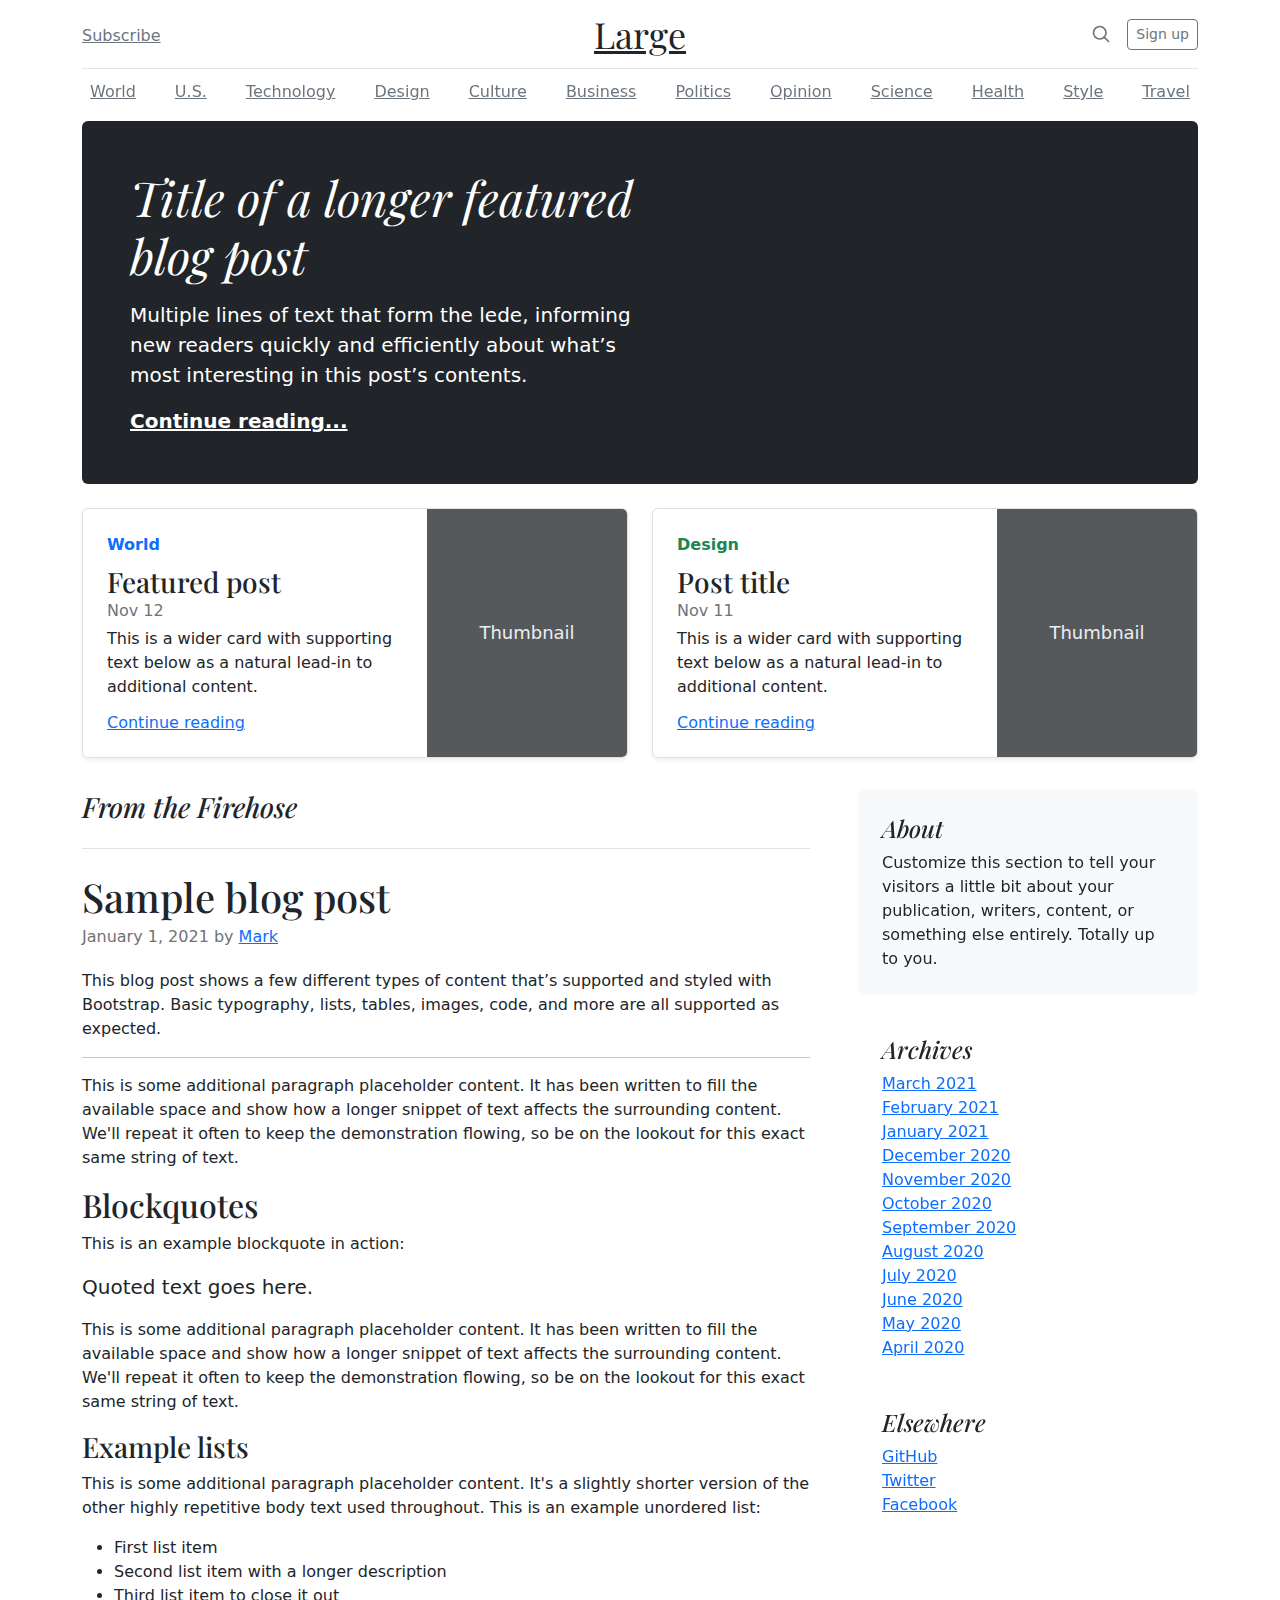
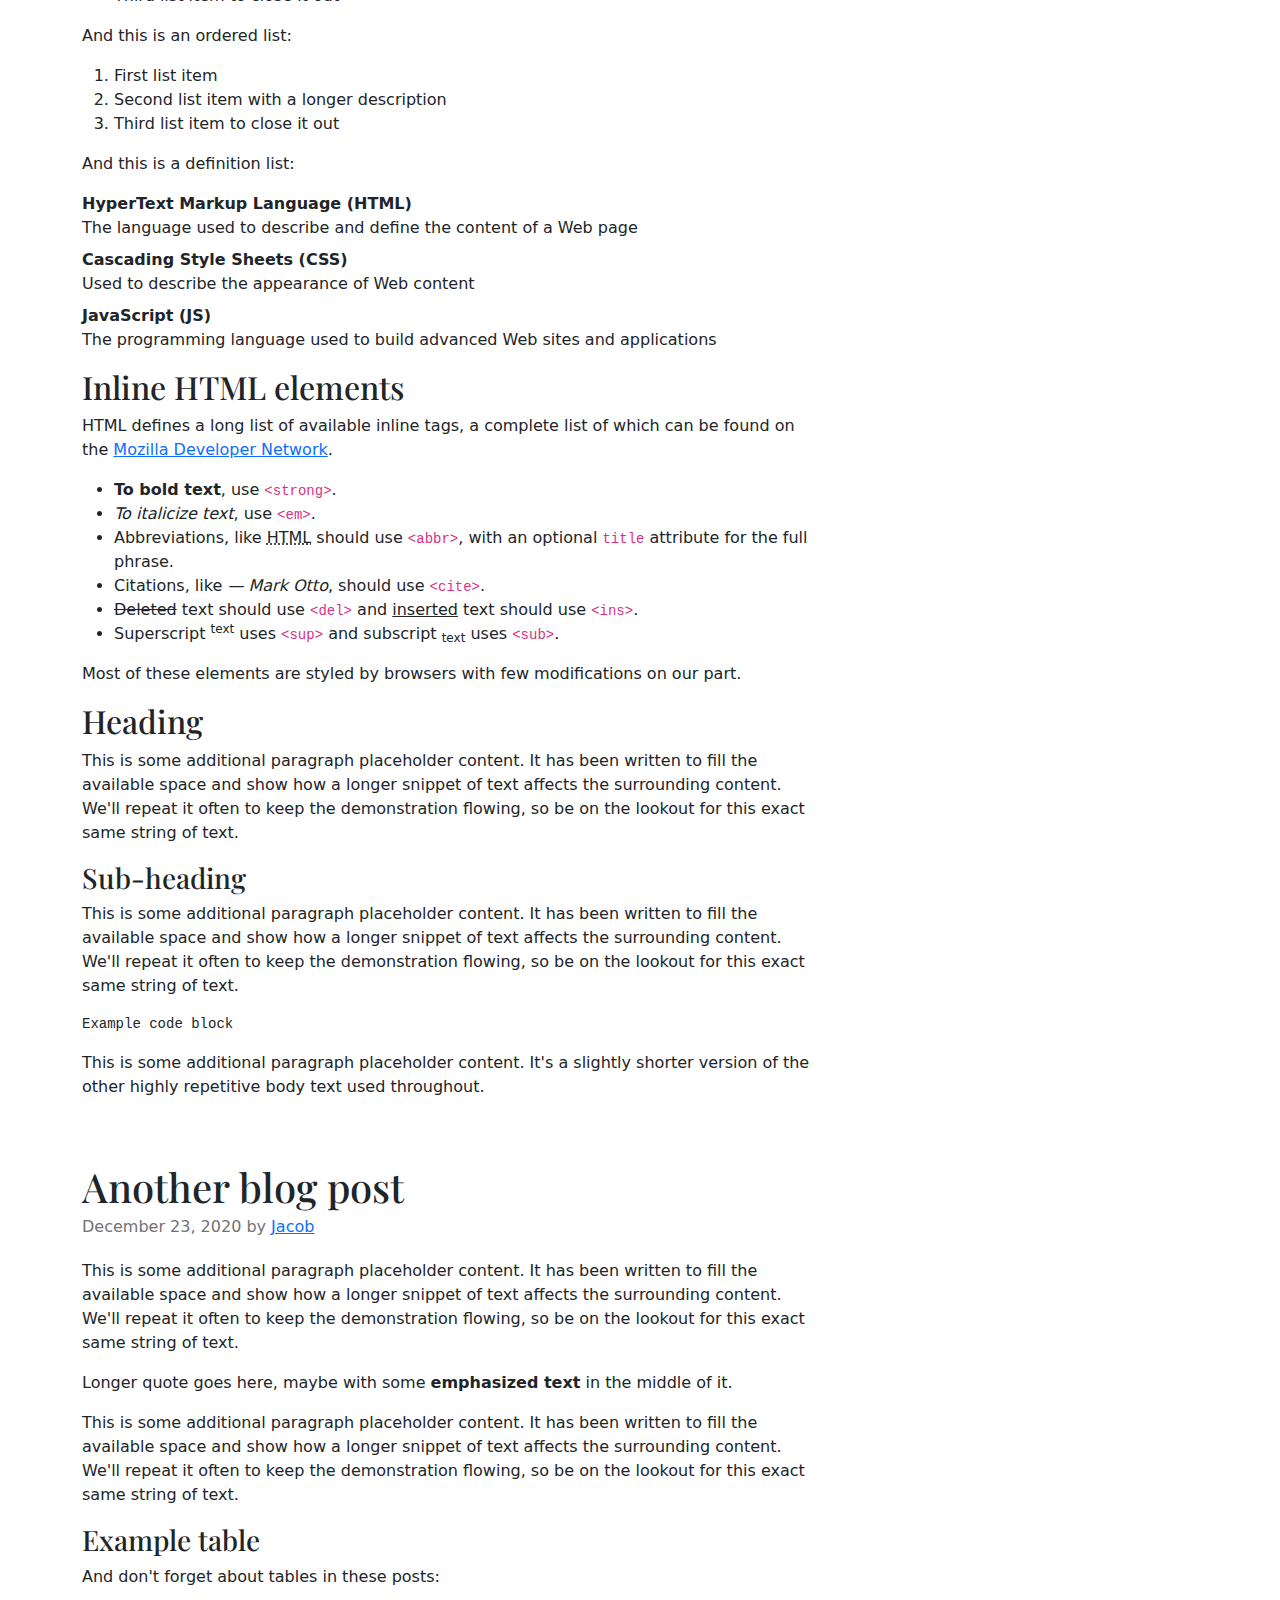
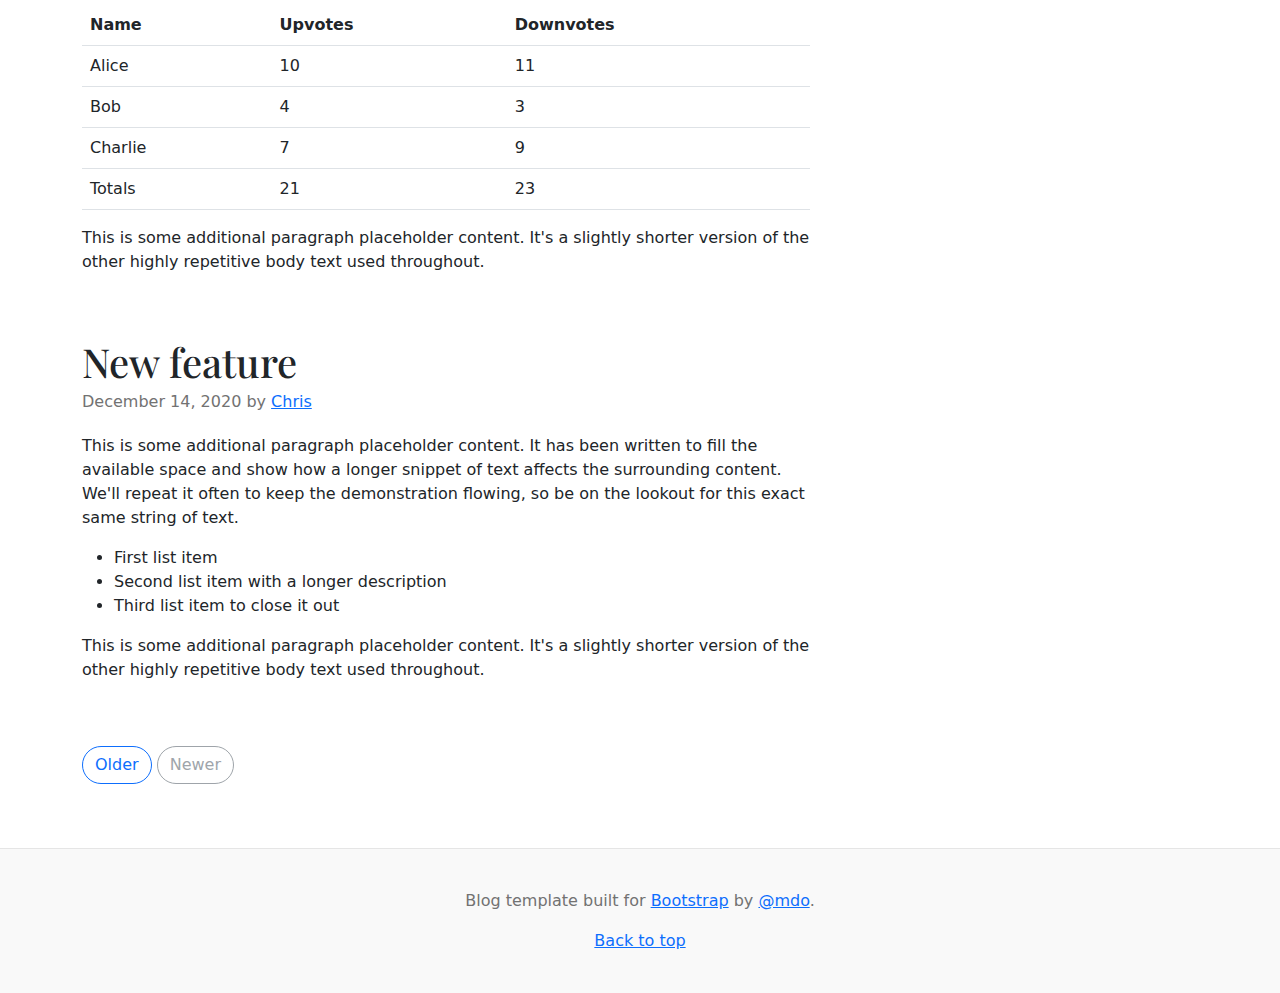
<file: bootstrap-5.2.2-examples/blog/index.html>
<!doctype html>
<html lang="en">
  <head>
    <meta charset="utf-8">
    <meta name="viewport" content="width=device-width, initial-scale=1">
    <meta name="description" content="">
    <meta name="author" content="Mark Otto, Jacob Thornton, and Bootstrap contributors">
    <meta name="generator" content="Hugo 0.104.2">
    <title>Blog Template · Bootstrap v5.2</title>

    <link rel="canonical" href="https://getbootstrap.com/docs/5.2/examples/blog/">

    

    

<link href="../assets/dist/css/bootstrap.min.css" rel="stylesheet">

    <style>
      .bd-placeholder-img {
        font-size: 1.125rem;
        text-anchor: middle;
        -webkit-user-select: none;
        -moz-user-select: none;
        user-select: none;
      }

      @media (min-width: 768px) {
        .bd-placeholder-img-lg {
          font-size: 3.5rem;
        }
      }

      .b-example-divider {
        height: 3rem;
        background-color: rgba(0, 0, 0, .1);
        border: solid rgba(0, 0, 0, .15);
        border-width: 1px 0;
        box-shadow: inset 0 .5em 1.5em rgba(0, 0, 0, .1), inset 0 .125em .5em rgba(0, 0, 0, .15);
      }

      .b-example-vr {
        flex-shrink: 0;
        width: 1.5rem;
        height: 100vh;
      }

      .bi {
        vertical-align: -.125em;
        fill: currentColor;
      }

      .nav-scroller {
        position: relative;
        z-index: 2;
        height: 2.75rem;
        overflow-y: hidden;
      }

      .nav-scroller .nav {
        display: flex;
        flex-wrap: nowrap;
        padding-bottom: 1rem;
        margin-top: -1px;
        overflow-x: auto;
        text-align: center;
        white-space: nowrap;
        -webkit-overflow-scrolling: touch;
      }
    </style>

    
    <!-- Custom styles for this template -->
    <link href="https://fonts.googleapis.com/css?family=Playfair&#43;Display:700,900&amp;display=swap" rel="stylesheet">
    <!-- Custom styles for this template -->
    <link href="blog.css" rel="stylesheet">
  </head>
  <body>
    
<div class="container">
  <header class="blog-header lh-1 py-3">
    <div class="row flex-nowrap justify-content-between align-items-center">
      <div class="col-4 pt-1">
        <a class="link-secondary" href="#">Subscribe</a>
      </div>
      <div class="col-4 text-center">
        <a class="blog-header-logo text-dark" href="#">Large</a>
      </div>
      <div class="col-4 d-flex justify-content-end align-items-center">
        <a class="link-secondary" href="#" aria-label="Search">
          <svg xmlns="http://www.w3.org/2000/svg" width="20" height="20" fill="none" stroke="currentColor" stroke-linecap="round" stroke-linejoin="round" stroke-width="2" class="mx-3" role="img" viewBox="0 0 24 24"><title>Search</title><circle cx="10.5" cy="10.5" r="7.5"/><path d="M21 21l-5.2-5.2"/></svg>
        </a>
        <a class="btn btn-sm btn-outline-secondary" href="#">Sign up</a>
      </div>
    </div>
  </header>

  <div class="nav-scroller py-1 mb-2">
    <nav class="nav d-flex justify-content-between">
      <a class="p-2 link-secondary" href="#">World</a>
      <a class="p-2 link-secondary" href="#">U.S.</a>
      <a class="p-2 link-secondary" href="#">Technology</a>
      <a class="p-2 link-secondary" href="#">Design</a>
      <a class="p-2 link-secondary" href="#">Culture</a>
      <a class="p-2 link-secondary" href="#">Business</a>
      <a class="p-2 link-secondary" href="#">Politics</a>
      <a class="p-2 link-secondary" href="#">Opinion</a>
      <a class="p-2 link-secondary" href="#">Science</a>
      <a class="p-2 link-secondary" href="#">Health</a>
      <a class="p-2 link-secondary" href="#">Style</a>
      <a class="p-2 link-secondary" href="#">Travel</a>
    </nav>
  </div>
</div>

<main class="container">
  <div class="p-4 p-md-5 mb-4 rounded text-bg-dark">
    <div class="col-md-6 px-0">
      <h1 class="display-4 fst-italic">Title of a longer featured blog post</h1>
      <p class="lead my-3">Multiple lines of text that form the lede, informing new readers quickly and efficiently about what’s most interesting in this post’s contents.</p>
      <p class="lead mb-0"><a href="#" class="text-white fw-bold">Continue reading...</a></p>
    </div>
  </div>

  <div class="row mb-2">
    <div class="col-md-6">
      <div class="row g-0 border rounded overflow-hidden flex-md-row mb-4 shadow-sm h-md-250 position-relative">
        <div class="col p-4 d-flex flex-column position-static">
          <strong class="d-inline-block mb-2 text-primary">World</strong>
          <h3 class="mb-0">Featured post</h3>
          <div class="mb-1 text-muted">Nov 12</div>
          <p class="card-text mb-auto">This is a wider card with supporting text below as a natural lead-in to additional content.</p>
          <a href="#" class="stretched-link">Continue reading</a>
        </div>
        <div class="col-auto d-none d-lg-block">
          <svg class="bd-placeholder-img" width="200" height="250" xmlns="http://www.w3.org/2000/svg" role="img" aria-label="Placeholder: Thumbnail" preserveAspectRatio="xMidYMid slice" focusable="false"><title>Placeholder</title><rect width="100%" height="100%" fill="#55595c"/><text x="50%" y="50%" fill="#eceeef" dy=".3em">Thumbnail</text></svg>

        </div>
      </div>
    </div>
    <div class="col-md-6">
      <div class="row g-0 border rounded overflow-hidden flex-md-row mb-4 shadow-sm h-md-250 position-relative">
        <div class="col p-4 d-flex flex-column position-static">
          <strong class="d-inline-block mb-2 text-success">Design</strong>
          <h3 class="mb-0">Post title</h3>
          <div class="mb-1 text-muted">Nov 11</div>
          <p class="mb-auto">This is a wider card with supporting text below as a natural lead-in to additional content.</p>
          <a href="#" class="stretched-link">Continue reading</a>
        </div>
        <div class="col-auto d-none d-lg-block">
          <svg class="bd-placeholder-img" width="200" height="250" xmlns="http://www.w3.org/2000/svg" role="img" aria-label="Placeholder: Thumbnail" preserveAspectRatio="xMidYMid slice" focusable="false"><title>Placeholder</title><rect width="100%" height="100%" fill="#55595c"/><text x="50%" y="50%" fill="#eceeef" dy=".3em">Thumbnail</text></svg>

        </div>
      </div>
    </div>
  </div>

  <div class="row g-5">
    <div class="col-md-8">
      <h3 class="pb-4 mb-4 fst-italic border-bottom">
        From the Firehose
      </h3>

      <article class="blog-post">
        <h2 class="blog-post-title mb-1">Sample blog post</h2>
        <p class="blog-post-meta">January 1, 2021 by <a href="#">Mark</a></p>

        <p>This blog post shows a few different types of content that’s supported and styled with Bootstrap. Basic typography, lists, tables, images, code, and more are all supported as expected.</p>
        <hr>
        <p>This is some additional paragraph placeholder content. It has been written to fill the available space and show how a longer snippet of text affects the surrounding content. We'll repeat it often to keep the demonstration flowing, so be on the lookout for this exact same string of text.</p>
        <h2>Blockquotes</h2>
        <p>This is an example blockquote in action:</p>
        <blockquote class="blockquote">
          <p>Quoted text goes here.</p>
        </blockquote>
        <p>This is some additional paragraph placeholder content. It has been written to fill the available space and show how a longer snippet of text affects the surrounding content. We'll repeat it often to keep the demonstration flowing, so be on the lookout for this exact same string of text.</p>
        <h3>Example lists</h3>
        <p>This is some additional paragraph placeholder content. It's a slightly shorter version of the other highly repetitive body text used throughout. This is an example unordered list:</p>
        <ul>
          <li>First list item</li>
          <li>Second list item with a longer description</li>
          <li>Third list item to close it out</li>
        </ul>
        <p>And this is an ordered list:</p>
        <ol>
          <li>First list item</li>
          <li>Second list item with a longer description</li>
          <li>Third list item to close it out</li>
        </ol>
        <p>And this is a definition list:</p>
        <dl>
          <dt>HyperText Markup Language (HTML)</dt>
          <dd>The language used to describe and define the content of a Web page</dd>
          <dt>Cascading Style Sheets (CSS)</dt>
          <dd>Used to describe the appearance of Web content</dd>
          <dt>JavaScript (JS)</dt>
          <dd>The programming language used to build advanced Web sites and applications</dd>
        </dl>
        <h2>Inline HTML elements</h2>
        <p>HTML defines a long list of available inline tags, a complete list of which can be found on the <a href="https://developer.mozilla.org/en-US/docs/Web/HTML/Element">Mozilla Developer Network</a>.</p>
        <ul>
          <li><strong>To bold text</strong>, use <code class="language-plaintext highlighter-rouge">&lt;strong&gt;</code>.</li>
          <li><em>To italicize text</em>, use <code class="language-plaintext highlighter-rouge">&lt;em&gt;</code>.</li>
          <li>Abbreviations, like <abbr title="HyperText Markup Language">HTML</abbr> should use <code class="language-plaintext highlighter-rouge">&lt;abbr&gt;</code>, with an optional <code class="language-plaintext highlighter-rouge">title</code> attribute for the full phrase.</li>
          <li>Citations, like <cite>— Mark Otto</cite>, should use <code class="language-plaintext highlighter-rouge">&lt;cite&gt;</code>.</li>
          <li><del>Deleted</del> text should use <code class="language-plaintext highlighter-rouge">&lt;del&gt;</code> and <ins>inserted</ins> text should use <code class="language-plaintext highlighter-rouge">&lt;ins&gt;</code>.</li>
          <li>Superscript <sup>text</sup> uses <code class="language-plaintext highlighter-rouge">&lt;sup&gt;</code> and subscript <sub>text</sub> uses <code class="language-plaintext highlighter-rouge">&lt;sub&gt;</code>.</li>
        </ul>
        <p>Most of these elements are styled by browsers with few modifications on our part.</p>
        <h2>Heading</h2>
        <p>This is some additional paragraph placeholder content. It has been written to fill the available space and show how a longer snippet of text affects the surrounding content. We'll repeat it often to keep the demonstration flowing, so be on the lookout for this exact same string of text.</p>
        <h3>Sub-heading</h3>
        <p>This is some additional paragraph placeholder content. It has been written to fill the available space and show how a longer snippet of text affects the surrounding content. We'll repeat it often to keep the demonstration flowing, so be on the lookout for this exact same string of text.</p>
        <pre><code>Example code block</code></pre>
        <p>This is some additional paragraph placeholder content. It's a slightly shorter version of the other highly repetitive body text used throughout.</p>
      </article>

      <article class="blog-post">
        <h2 class="blog-post-title mb-1">Another blog post</h2>
        <p class="blog-post-meta">December 23, 2020 by <a href="#">Jacob</a></p>

        <p>This is some additional paragraph placeholder content. It has been written to fill the available space and show how a longer snippet of text affects the surrounding content. We'll repeat it often to keep the demonstration flowing, so be on the lookout for this exact same string of text.</p>
        <blockquote>
          <p>Longer quote goes here, maybe with some <strong>emphasized text</strong> in the middle of it.</p>
        </blockquote>
        <p>This is some additional paragraph placeholder content. It has been written to fill the available space and show how a longer snippet of text affects the surrounding content. We'll repeat it often to keep the demonstration flowing, so be on the lookout for this exact same string of text.</p>
        <h3>Example table</h3>
        <p>And don't forget about tables in these posts:</p>
        <table class="table">
          <thead>
            <tr>
              <th>Name</th>
              <th>Upvotes</th>
              <th>Downvotes</th>
            </tr>
          </thead>
          <tbody>
            <tr>
              <td>Alice</td>
              <td>10</td>
              <td>11</td>
            </tr>
            <tr>
              <td>Bob</td>
              <td>4</td>
              <td>3</td>
            </tr>
            <tr>
              <td>Charlie</td>
              <td>7</td>
              <td>9</td>
            </tr>
          </tbody>
          <tfoot>
            <tr>
              <td>Totals</td>
              <td>21</td>
              <td>23</td>
            </tr>
          </tfoot>
        </table>

        <p>This is some additional paragraph placeholder content. It's a slightly shorter version of the other highly repetitive body text used throughout.</p>
      </article>

      <article class="blog-post">
        <h2 class="blog-post-title mb-1">New feature</h2>
        <p class="blog-post-meta">December 14, 2020 by <a href="#">Chris</a></p>

        <p>This is some additional paragraph placeholder content. It has been written to fill the available space and show how a longer snippet of text affects the surrounding content. We'll repeat it often to keep the demonstration flowing, so be on the lookout for this exact same string of text.</p>
        <ul>
          <li>First list item</li>
          <li>Second list item with a longer description</li>
          <li>Third list item to close it out</li>
        </ul>
        <p>This is some additional paragraph placeholder content. It's a slightly shorter version of the other highly repetitive body text used throughout.</p>
      </article>

      <nav class="blog-pagination" aria-label="Pagination">
        <a class="btn btn-outline-primary rounded-pill" href="#">Older</a>
        <a class="btn btn-outline-secondary rounded-pill disabled">Newer</a>
      </nav>

    </div>

    <div class="col-md-4">
      <div class="position-sticky" style="top: 2rem;">
        <div class="p-4 mb-3 bg-light rounded">
          <h4 class="fst-italic">About</h4>
          <p class="mb-0">Customize this section to tell your visitors a little bit about your publication, writers, content, or something else entirely. Totally up to you.</p>
        </div>

        <div class="p-4">
          <h4 class="fst-italic">Archives</h4>
          <ol class="list-unstyled mb-0">
            <li><a href="#">March 2021</a></li>
            <li><a href="#">February 2021</a></li>
            <li><a href="#">January 2021</a></li>
            <li><a href="#">December 2020</a></li>
            <li><a href="#">November 2020</a></li>
            <li><a href="#">October 2020</a></li>
            <li><a href="#">September 2020</a></li>
            <li><a href="#">August 2020</a></li>
            <li><a href="#">July 2020</a></li>
            <li><a href="#">June 2020</a></li>
            <li><a href="#">May 2020</a></li>
            <li><a href="#">April 2020</a></li>
          </ol>
        </div>

        <div class="p-4">
          <h4 class="fst-italic">Elsewhere</h4>
          <ol class="list-unstyled">
            <li><a href="#">GitHub</a></li>
            <li><a href="#">Twitter</a></li>
            <li><a href="#">Facebook</a></li>
          </ol>
        </div>
      </div>
    </div>
  </div>

</main>

<footer class="blog-footer">
  <p>Blog template built for <a href="https://getbootstrap.com/">Bootstrap</a> by <a href="https://twitter.com/mdo">@mdo</a>.</p>
  <p>
    <a href="#">Back to top</a>
  </p>
</footer>


    
  </body>
</html>
</file>
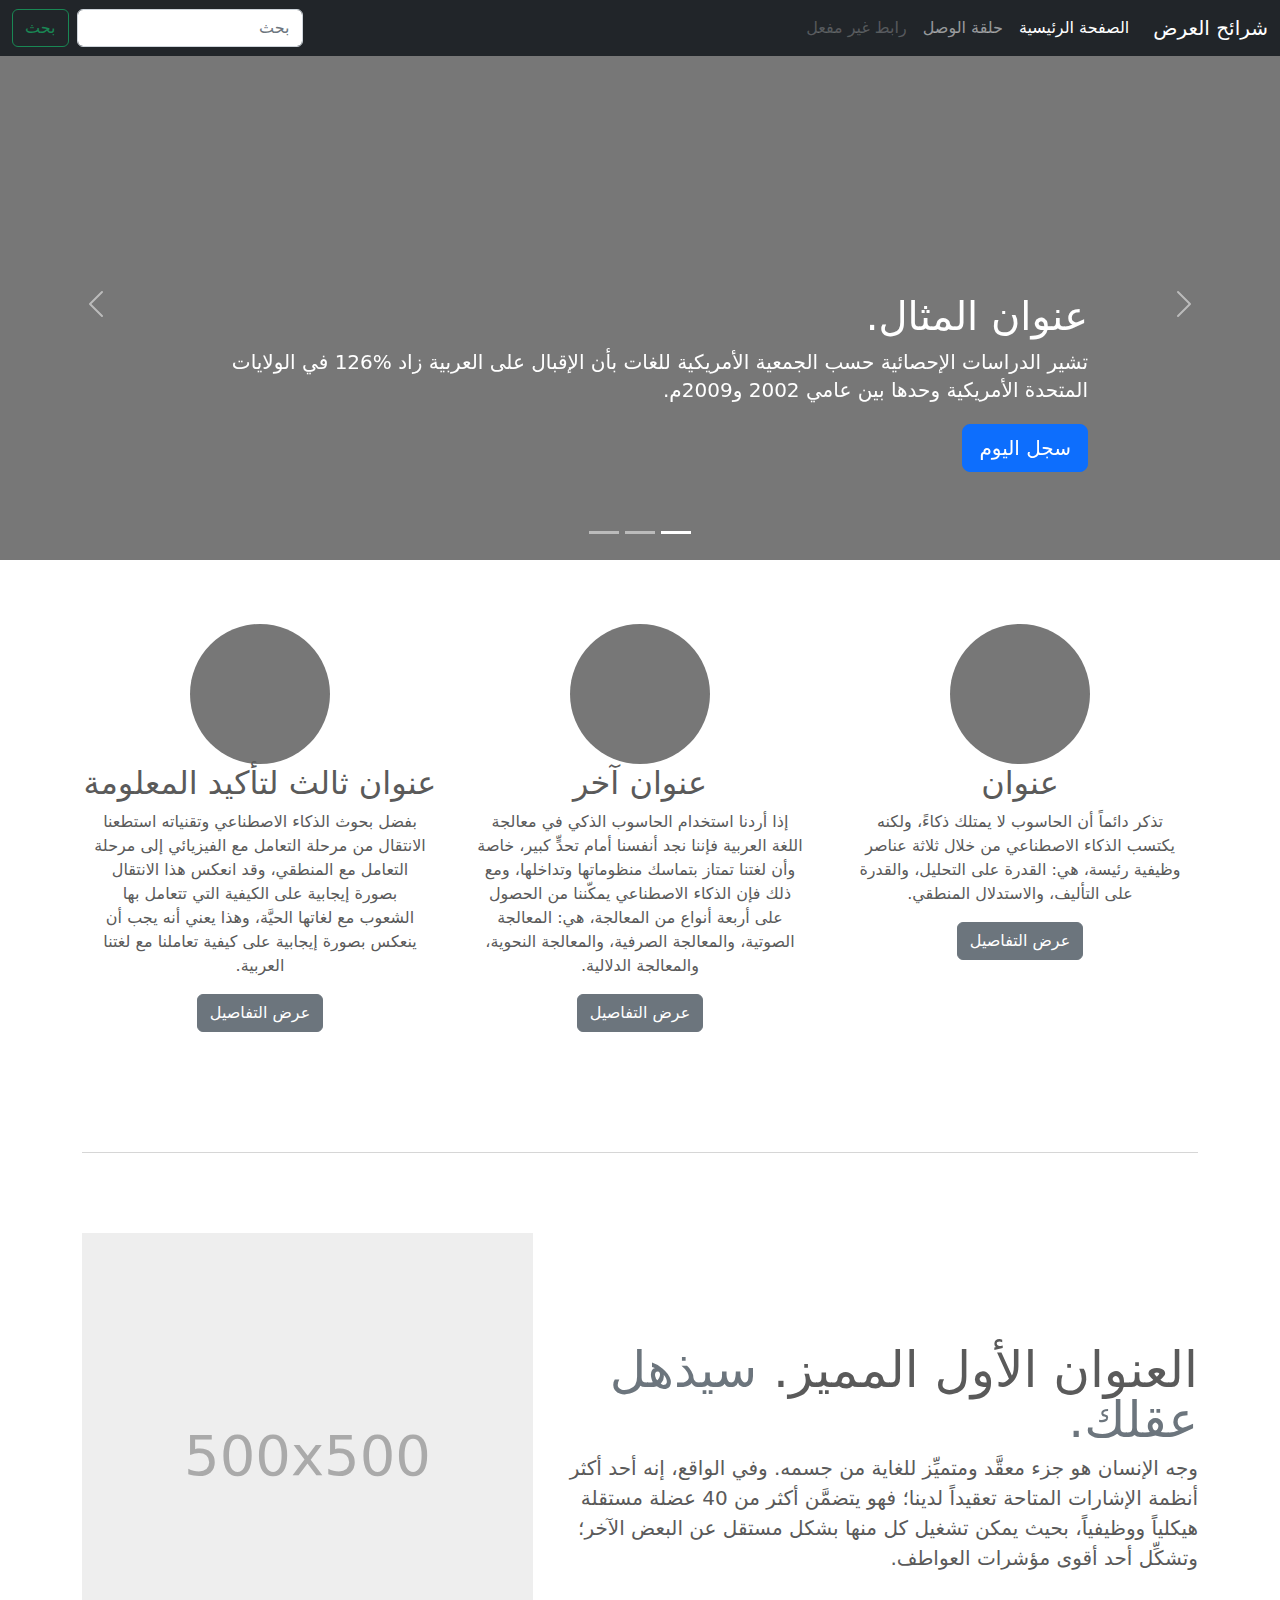
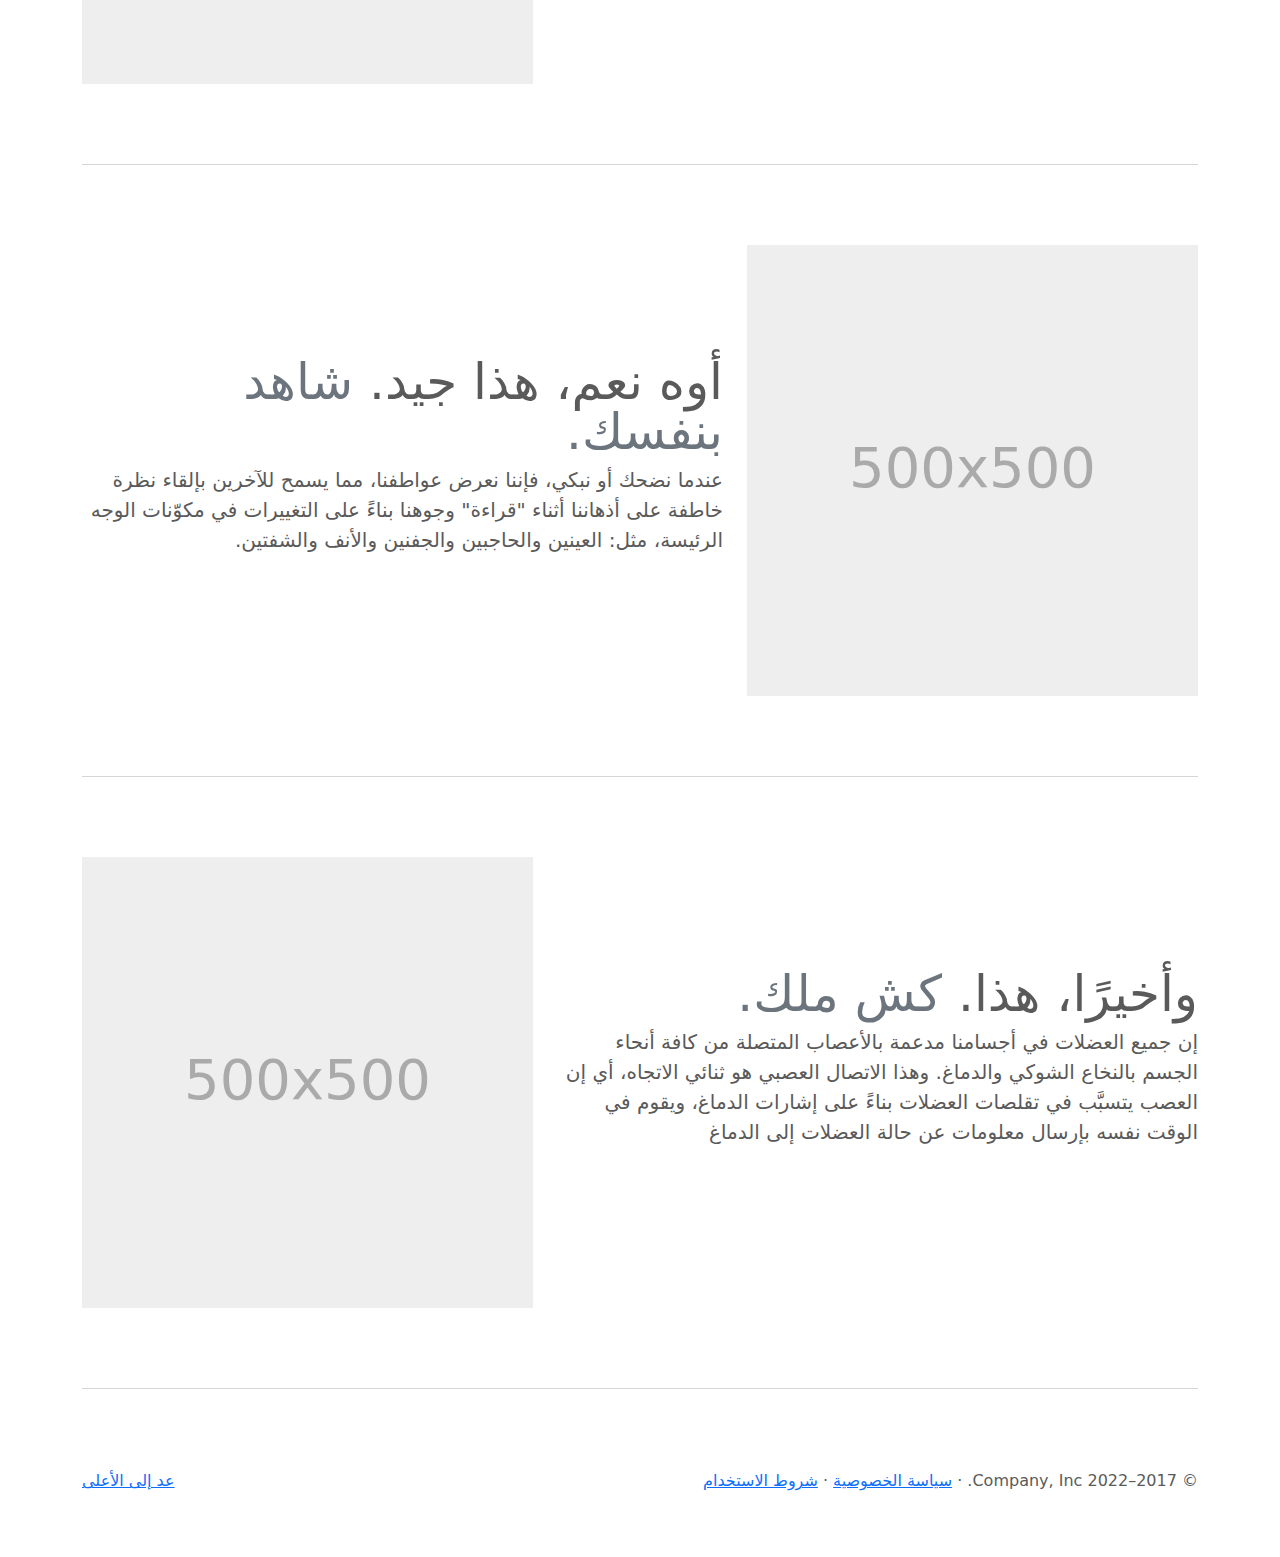
<file: bootstrap-5.2.2-examples/carousel-rtl/index.html>
<!doctype html>
<html lang="ar" dir="rtl">
  <head>
    <meta charset="utf-8">
    <meta name="viewport" content="width=device-width, initial-scale=1">
    <meta name="description" content="">
    <meta name="author" content="Mark Otto, Jacob Thornton, and Bootstrap contributors">
    <meta name="generator" content="Hugo 0.104.2">
    <title>قالب  شرائح العرض · Bootstrap v5.2</title>

    <link rel="canonical" href="https://getbootstrap.com/docs/5.2/examples/carousel-rtl/">

    

    

<link href="../assets/dist/css/bootstrap.rtl.min.css" rel="stylesheet">

    <style>
      .bd-placeholder-img {
        font-size: 1.125rem;
        text-anchor: middle;
        -webkit-user-select: none;
        -moz-user-select: none;
        user-select: none;
      }

      @media (min-width: 768px) {
        .bd-placeholder-img-lg {
          font-size: 3.5rem;
        }
      }

      .b-example-divider {
        height: 3rem;
        background-color: rgba(0, 0, 0, .1);
        border: solid rgba(0, 0, 0, .15);
        border-width: 1px 0;
        box-shadow: inset 0 .5em 1.5em rgba(0, 0, 0, .1), inset 0 .125em .5em rgba(0, 0, 0, .15);
      }

      .b-example-vr {
        flex-shrink: 0;
        width: 1.5rem;
        height: 100vh;
      }

      .bi {
        vertical-align: -.125em;
        fill: currentColor;
      }

      .nav-scroller {
        position: relative;
        z-index: 2;
        height: 2.75rem;
        overflow-y: hidden;
      }

      .nav-scroller .nav {
        display: flex;
        flex-wrap: nowrap;
        padding-bottom: 1rem;
        margin-top: -1px;
        overflow-x: auto;
        text-align: center;
        white-space: nowrap;
        -webkit-overflow-scrolling: touch;
      }
    </style>

    
    <!-- Custom styles for this template -->
    <link href="../carousel/carousel.rtl.css" rel="stylesheet">
  </head>
  <body>
    
<header>
  <nav class="navbar navbar-expand-md navbar-dark fixed-top bg-dark">
    <div class="container-fluid">
      <a class="navbar-brand" href="#">شرائح العرض</a>
      <button class="navbar-toggler" type="button" data-bs-toggle="collapse" data-bs-target="#navbarCollapse" aria-controls="navbarCollapse" aria-expanded="false" aria-label="تبديل التنقل">
        <span class="navbar-toggler-icon"></span>
      </button>
      <div class="collapse navbar-collapse" id="navbarCollapse">
        <ul class="navbar-nav me-auto mb-2 mb-md-0">
          <li class="nav-item">
            <a class="nav-link active" aria-current="page" href="#">الصفحة الرئيسية</a>
          </li>
          <li class="nav-item">
            <a class="nav-link" href="#">حلقة الوصل</a>
          </li>
          <li class="nav-item">
            <a class="nav-link disabled">رابط غير مفعل</a>
          </li>
        </ul>
        <form class="d-flex" role="search">
          <input class="form-control me-2" type="search" placeholder="بحث" aria-label="بحث">
          <button class="btn btn-outline-success" type="submit">بحث</button>
        </form>
      </div>
    </div>
  </nav>
</header>

<main>

  <div id="myCarousel" class="carousel slide" data-bs-ride="carousel">
    <div class="carousel-indicators">
      <button type="button" data-bs-target="#myCarousel" data-bs-slide-to="0" class="active" aria-current="true" aria-label="Slide 1"></button>
      <button type="button" data-bs-target="#myCarousel" data-bs-slide-to="1" aria-label="Slide 2"></button>
      <button type="button" data-bs-target="#myCarousel" data-bs-slide-to="2" aria-label="Slide 3"></button>
    </div>
    <div class="carousel-inner">
      <div class="carousel-item active">
        <svg class="bd-placeholder-img" width="100%" height="100%" xmlns="http://www.w3.org/2000/svg" aria-hidden="true" preserveAspectRatio="xMidYMid slice" focusable="false"><rect width="100%" height="100%" fill="#777"/></svg>

        <div class="container">
          <div class="carousel-caption text-start">
            <h1>عنوان المثال.</h1>
            <p>تشير الدراسات الإحصائية حسب الجمعية الأمريكية للغات بأن الإقبال على العربية زاد %126 في الولايات المتحدة الأمريكية وحدها بين عامي 2002 و2009م.</p>
            <p><a class="btn btn-lg btn-primary" href="#">سجل اليوم</a></p>
          </div>
        </div>
      </div>
      <div class="carousel-item">
        <svg class="bd-placeholder-img" width="100%" height="100%" xmlns="http://www.w3.org/2000/svg" aria-hidden="true" preserveAspectRatio="xMidYMid slice" focusable="false"><rect width="100%" height="100%" fill="#777"/></svg>

        <div class="container">
          <div class="carousel-caption">
            <h1>عنوان مثال آخر.</h1>
            <p>حسب المجلس الثقافي البريطاني فإن تعليم الإنجليزية داخل بريطانيا يسهم في تعزيز اقتصادها بما يتجاوز ملياري جنيه سنوياً، كما أنه وفر أكثر من 26 ألف وظيفة.</p>
            <p><a class="btn btn-lg btn-primary" href="#">أعرف أكثر</a></p>
          </div>
        </div>
      </div>
      <div class="carousel-item">
        <svg class="bd-placeholder-img" width="100%" height="100%" xmlns="http://www.w3.org/2000/svg" aria-hidden="true" preserveAspectRatio="xMidYMid slice" focusable="false"><rect width="100%" height="100%" fill="#777"/></svg>

        <div class="container">
          <div class="carousel-caption text-end">
            <h1>واحد أكثر لقياس جيد.</h1>
            <p>الإحصاءات لحجم الاستثمار اللغوي خارج بريطانيا تتفاوت من سنة لأخرى إلا أن المدير التنفيذي للمجلس الثقافي البريطاني إدي بايرز يرى أن استثمار تعليم الإنجليزية في الخارج لا يحسب على المستوى المالي فحسب بل على المستوى السياسي أيضاً.</p>
            <p><a class="btn btn-lg btn-primary" href="#">تصفح المعرض</a></p>
          </div>
        </div>
      </div>
    </div>
    <button class="carousel-control-prev" type="button" data-bs-target="#myCarousel" data-bs-slide="prev">
      <span class="carousel-control-prev-icon" aria-hidden="true"></span>
      <span class="visually-hidden">السابق</span>
    </button>
    <button class="carousel-control-next" type="button" data-bs-target="#myCarousel" data-bs-slide="next">
      <span class="carousel-control-next-icon" aria-hidden="true"></span>
      <span class="visually-hidden">التالي</span>
    </button>
  </div>


  <!-- Marketing messaging and featurettes
  ================================================== -->
  <!-- Wrap the rest of the page in another container to center all the content. -->

  <div class="container marketing">

    <!-- Three columns of text below the carousel -->
    <div class="row">
      <div class="col-lg-4">
        <svg class="bd-placeholder-img rounded-circle" width="140" height="140" xmlns="http://www.w3.org/2000/svg" role="img" aria-label="Placeholder: 140x140" preserveAspectRatio="xMidYMid slice" focusable="false"><title>Placeholder</title><rect width="100%" height="100%" fill="#777"/><text x="50%" y="50%" fill="#777" dy=".3em">140x140</text></svg>

        <h2 class="fw-normal">عنوان</h2>
        <p>تذكر دائماً أن الحاسوب لا يمتلك ذكاءً، ولكنه يكتسب الذكاء الاصطناعي من خلال ثلاثة عناصر وظيفية رئيسة، هي: القدرة على التحليل، والقدرة على التأليف، والاستدلال المنطقي.</p>
        <p><a class="btn btn-secondary" href="#">عرض التفاصيل</a></p>
      </div><!-- /.col-lg-4 -->
      <div class="col-lg-4">
        <svg class="bd-placeholder-img rounded-circle" width="140" height="140" xmlns="http://www.w3.org/2000/svg" role="img" aria-label="Placeholder: 140x140" preserveAspectRatio="xMidYMid slice" focusable="false"><title>Placeholder</title><rect width="100%" height="100%" fill="#777"/><text x="50%" y="50%" fill="#777" dy=".3em">140x140</text></svg>

        <h2 class="fw-normal">عنوان آخر</h2>
        <p>إذا أردنا استخدام الحاسوب الذكي في معالجة اللغة العربية فإننا نجد أنفسنا أمام تحدٍّ كبير، خاصة وأن لغتنا تمتاز بتماسك منظوماتها وتداخلها، ومع ذلك فإن الذكاء الاصطناعي يمكّننا من الحصول على أربعة أنواع من المعالجة، هي: المعالجة الصوتية، والمعالجة الصرفية، والمعالجة النحوية، والمعالجة الدلالية.</p>
        <p><a class="btn btn-secondary" href="#">عرض التفاصيل</a></p>
      </div><!-- /.col-lg-4 -->
      <div class="col-lg-4">
        <svg class="bd-placeholder-img rounded-circle" width="140" height="140" xmlns="http://www.w3.org/2000/svg" role="img" aria-label="Placeholder: 140x140" preserveAspectRatio="xMidYMid slice" focusable="false"><title>Placeholder</title><rect width="100%" height="100%" fill="#777"/><text x="50%" y="50%" fill="#777" dy=".3em">140x140</text></svg>

        <h2 class="fw-normal">عنوان ثالث لتأكيد المعلومة</h2>
        <p>بفضل بحوث الذكاء الاصطناعي وتقنياته استطعنا الانتقال من مرحلة التعامل مع الفيزيائي إلى مرحلة التعامل مع المنطقي، وقد انعكس هذا الانتقال بصورة إيجابية على الكيفية التي تتعامل بها الشعوب مع لغاتها الحيَّة، وهذا يعني أنه يجب أن ينعكس بصورة إيجابية على كيفية تعاملنا مع لغتنا العربية.</p>
        <p><a class="btn btn-secondary" href="#">عرض التفاصيل</a></p>
      </div><!-- /.col-lg-4 -->
    </div><!-- /.row -->


    <!-- START THE FEATURETTES -->

    <hr class="featurette-divider">

    <div class="row featurette">
      <div class="col-md-7">
        <h2 class="featurette-heading fw-normal lh-1">العنوان الأول المميز. <span class="text-muted"> سيذهل عقلك. </span></h2>
        <p class="lead">وجه الإنسان هو جزء معقَّد ومتميِّز للغاية من جسمه. وفي الواقع، إنه أحد أكثر أنظمة الإشارات المتاحة تعقيداً لدينا؛ فهو يتضمَّن أكثر من 40 عضلة مستقلة هيكلياً ووظيفياً، بحيث يمكن تشغيل كل منها بشكل مستقل عن البعض الآخر؛ وتشكِّل أحد أقوى مؤشرات العواطف.</p>
      </div>
      <div class="col-md-5">
        <svg class="bd-placeholder-img bd-placeholder-img-lg featurette-image img-fluid mx-auto" width="500" height="500" xmlns="http://www.w3.org/2000/svg" role="img" aria-label="Placeholder: 500x500" preserveAspectRatio="xMidYMid slice" focusable="false"><title>Placeholder</title><rect width="100%" height="100%" fill="#eee"/><text x="50%" y="50%" fill="#aaa" dy=".3em">500x500</text></svg>

      </div>
    </div>

    <hr class="featurette-divider">

    <div class="row featurette">
      <div class="col-md-7 order-md-2">
        <h2 class="featurette-heading fw-normal lh-1">أوه نعم، هذا جيد. <span class="text-muted"> شاهد بنفسك. </span></h2>
        <p class="lead">عندما نضحك أو نبكي، فإننا نعرض عواطفنا، مما يسمح للآخرين بإلقاء نظرة خاطفة على أذهاننا أثناء "قراءة" وجوهنا بناءً على التغييرات في مكوّنات الوجه الرئيسة، مثل: العينين والحاجبين والجفنين والأنف والشفتين.</p>
      </div>
      <div class="col-md-5 order-md-1">
        <svg class="bd-placeholder-img bd-placeholder-img-lg featurette-image img-fluid mx-auto" width="500" height="500" xmlns="http://www.w3.org/2000/svg" role="img" aria-label="Placeholder: 500x500" preserveAspectRatio="xMidYMid slice" focusable="false"><title>Placeholder</title><rect width="100%" height="100%" fill="#eee"/><text x="50%" y="50%" fill="#aaa" dy=".3em">500x500</text></svg>

      </div>
    </div>

    <hr class="featurette-divider">

    <div class="row featurette">
      <div class="col-md-7">
        <h2 class="featurette-heading fw-normal lh-1">وأخيرًا، هذا. <span class="text-muted"> كش ملك. </span></h2>
        <p class="lead">إن جميع العضلات في أجسامنا مدعمة بالأعصاب المتصلة من كافة أنحاء الجسم بالنخاع الشوكي والدماغ. وهذا الاتصال العصبي هو ثنائي الاتجاه، أي إن العصب يتسبَّب في تقلصات العضلات بناءً على إشارات الدماغ، ويقوم في الوقت نفسه بإرسال معلومات عن حالة العضلات إلى الدماغ</p>
      </div>
      <div class="col-md-5">
        <svg class="bd-placeholder-img bd-placeholder-img-lg featurette-image img-fluid mx-auto" width="500" height="500" xmlns="http://www.w3.org/2000/svg" role="img" aria-label="Placeholder: 500x500" preserveAspectRatio="xMidYMid slice" focusable="false"><title>Placeholder</title><rect width="100%" height="100%" fill="#eee"/><text x="50%" y="50%" fill="#aaa" dy=".3em">500x500</text></svg>

      </div>
    </div>

    <hr class="featurette-divider">

    <!-- /END THE FEATURETTES -->

  </div><!-- /.container -->


  <!-- FOOTER -->
  <footer class="container">
    <p class="float-end"><a href="#">عد إلى الأعلى</a></p>
    <p>&copy; 2017–2022 Company, Inc. &middot; <a href="#">سياسة الخصوصية</a> &middot; <a href="#">شروط الاستخدام</a></p>
  </footer>
</main>


    <script src="../assets/dist/js/bootstrap.bundle.min.js"></script>

      
  </body>
</html>
</file>
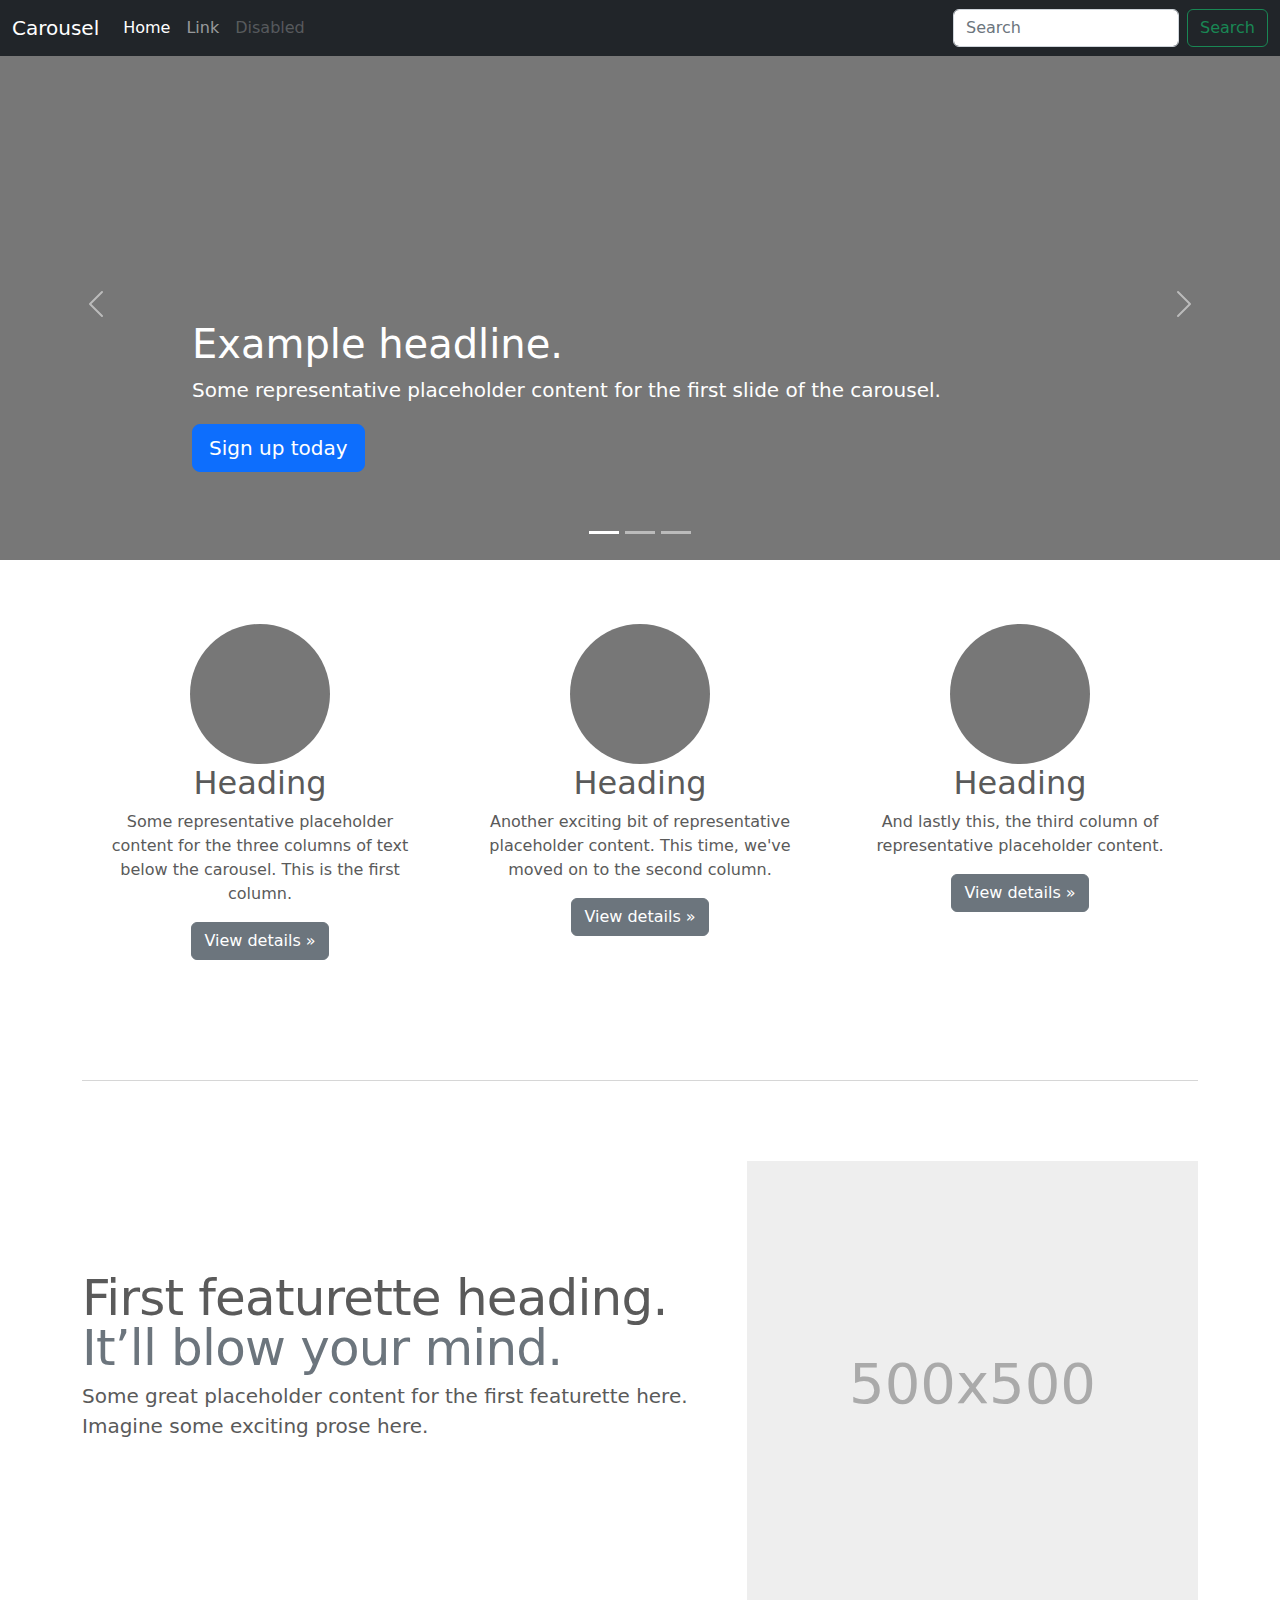
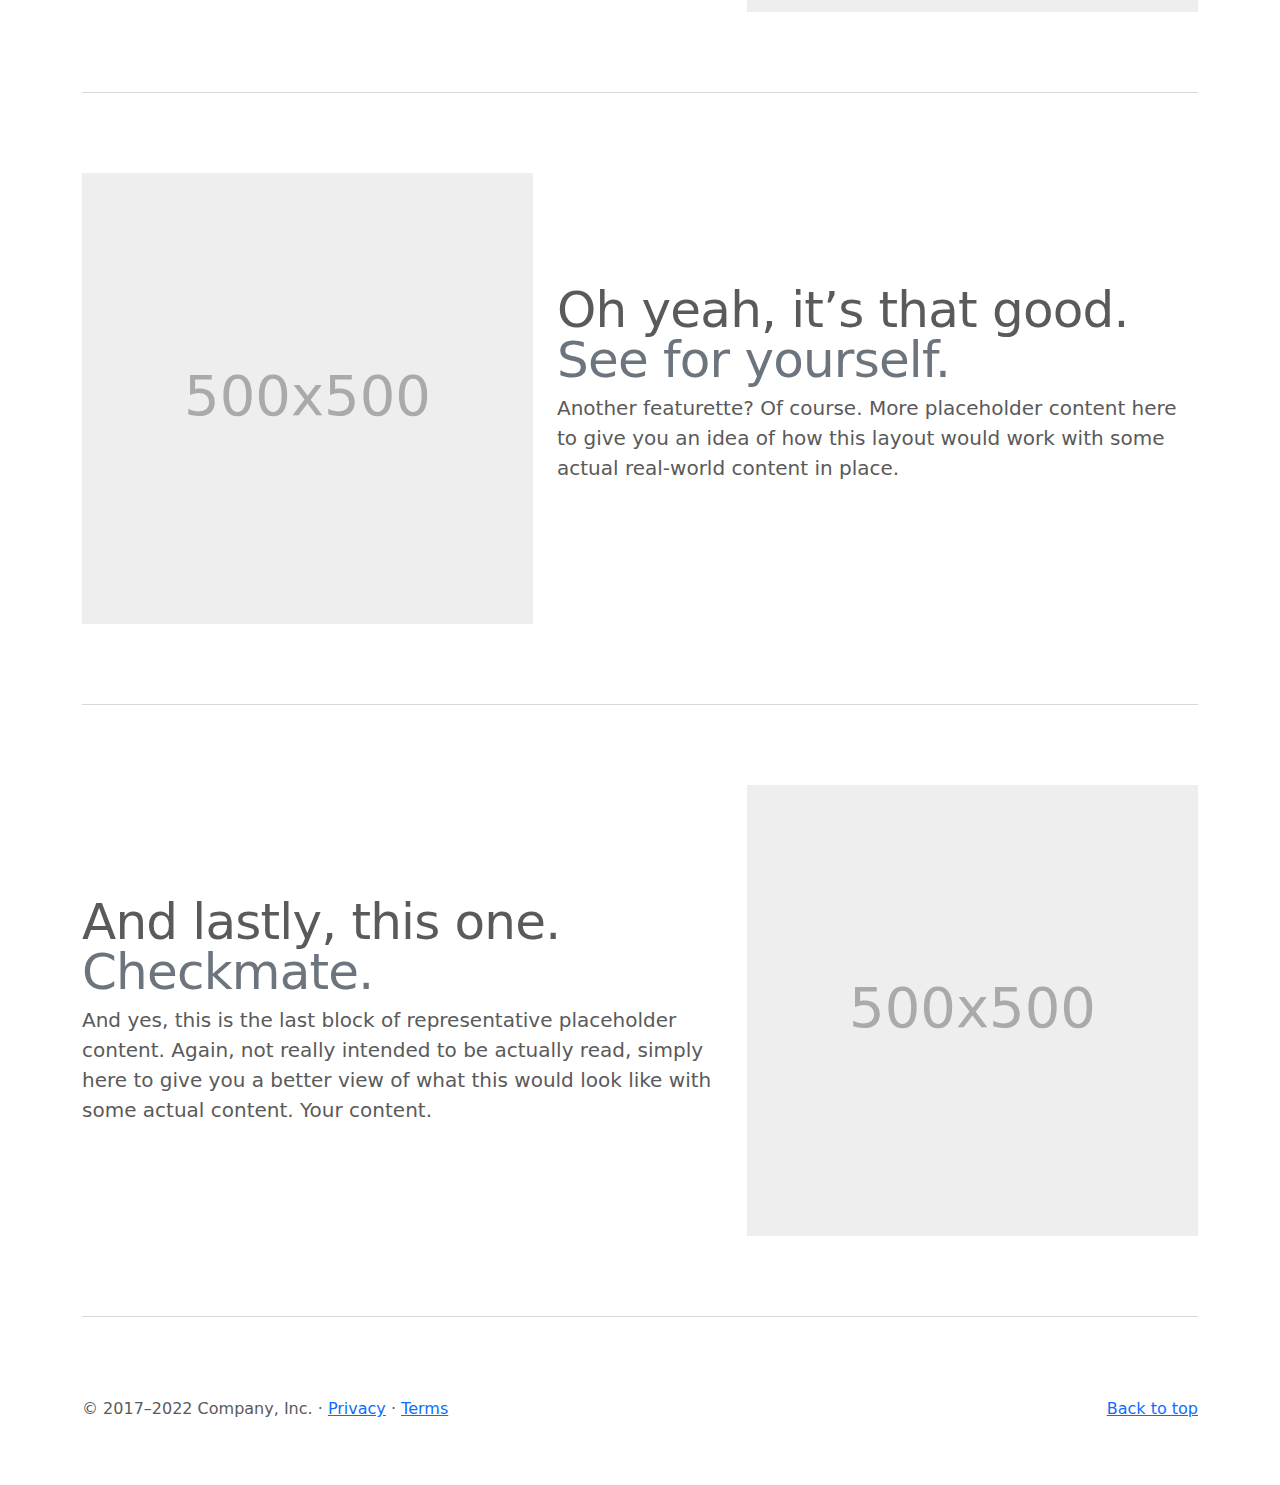
<file: bootstrap-5.2.2-examples/carousel/index.html>
<!doctype html>
<html lang="en">
  <head>
    <meta charset="utf-8">
    <meta name="viewport" content="width=device-width, initial-scale=1">
    <meta name="description" content="">
    <meta name="author" content="Mark Otto, Jacob Thornton, and Bootstrap contributors">
    <meta name="generator" content="Hugo 0.104.2">
    <title>Carousel Template · Bootstrap v5.2</title>

    <link rel="canonical" href="https://getbootstrap.com/docs/5.2/examples/carousel/">

    

    

<link href="../assets/dist/css/bootstrap.min.css" rel="stylesheet">

    <style>
      .bd-placeholder-img {
        font-size: 1.125rem;
        text-anchor: middle;
        -webkit-user-select: none;
        -moz-user-select: none;
        user-select: none;
      }

      @media (min-width: 768px) {
        .bd-placeholder-img-lg {
          font-size: 3.5rem;
        }
      }

      .b-example-divider {
        height: 3rem;
        background-color: rgba(0, 0, 0, .1);
        border: solid rgba(0, 0, 0, .15);
        border-width: 1px 0;
        box-shadow: inset 0 .5em 1.5em rgba(0, 0, 0, .1), inset 0 .125em .5em rgba(0, 0, 0, .15);
      }

      .b-example-vr {
        flex-shrink: 0;
        width: 1.5rem;
        height: 100vh;
      }

      .bi {
        vertical-align: -.125em;
        fill: currentColor;
      }

      .nav-scroller {
        position: relative;
        z-index: 2;
        height: 2.75rem;
        overflow-y: hidden;
      }

      .nav-scroller .nav {
        display: flex;
        flex-wrap: nowrap;
        padding-bottom: 1rem;
        margin-top: -1px;
        overflow-x: auto;
        text-align: center;
        white-space: nowrap;
        -webkit-overflow-scrolling: touch;
      }
    </style>

    
    <!-- Custom styles for this template -->
    <link href="carousel.css" rel="stylesheet">
  </head>
  <body>
    
<header>
  <nav class="navbar navbar-expand-md navbar-dark fixed-top bg-dark">
    <div class="container-fluid">
      <a class="navbar-brand" href="#">Carousel</a>
      <button class="navbar-toggler" type="button" data-bs-toggle="collapse" data-bs-target="#navbarCollapse" aria-controls="navbarCollapse" aria-expanded="false" aria-label="Toggle navigation">
        <span class="navbar-toggler-icon"></span>
      </button>
      <div class="collapse navbar-collapse" id="navbarCollapse">
        <ul class="navbar-nav me-auto mb-2 mb-md-0">
          <li class="nav-item">
            <a class="nav-link active" aria-current="page" href="#">Home</a>
          </li>
          <li class="nav-item">
            <a class="nav-link" href="#">Link</a>
          </li>
          <li class="nav-item">
            <a class="nav-link disabled">Disabled</a>
          </li>
        </ul>
        <form class="d-flex" role="search">
          <input class="form-control me-2" type="search" placeholder="Search" aria-label="Search">
          <button class="btn btn-outline-success" type="submit">Search</button>
        </form>
      </div>
    </div>
  </nav>
</header>

<main>

  <div id="myCarousel" class="carousel slide" data-bs-ride="carousel">
    <div class="carousel-indicators">
      <button type="button" data-bs-target="#myCarousel" data-bs-slide-to="0" class="active" aria-current="true" aria-label="Slide 1"></button>
      <button type="button" data-bs-target="#myCarousel" data-bs-slide-to="1" aria-label="Slide 2"></button>
      <button type="button" data-bs-target="#myCarousel" data-bs-slide-to="2" aria-label="Slide 3"></button>
    </div>
    <div class="carousel-inner">
      <div class="carousel-item active">
        <svg class="bd-placeholder-img" width="100%" height="100%" xmlns="http://www.w3.org/2000/svg" aria-hidden="true" preserveAspectRatio="xMidYMid slice" focusable="false"><rect width="100%" height="100%" fill="#777"/></svg>

        <div class="container">
          <div class="carousel-caption text-start">
            <h1>Example headline.</h1>
            <p>Some representative placeholder content for the first slide of the carousel.</p>
            <p><a class="btn btn-lg btn-primary" href="#">Sign up today</a></p>
          </div>
        </div>
      </div>
      <div class="carousel-item">
        <svg class="bd-placeholder-img" width="100%" height="100%" xmlns="http://www.w3.org/2000/svg" aria-hidden="true" preserveAspectRatio="xMidYMid slice" focusable="false"><rect width="100%" height="100%" fill="#777"/></svg>

        <div class="container">
          <div class="carousel-caption">
            <h1>Another example headline.</h1>
            <p>Some representative placeholder content for the second slide of the carousel.</p>
            <p><a class="btn btn-lg btn-primary" href="#">Learn more</a></p>
          </div>
        </div>
      </div>
      <div class="carousel-item">
        <svg class="bd-placeholder-img" width="100%" height="100%" xmlns="http://www.w3.org/2000/svg" aria-hidden="true" preserveAspectRatio="xMidYMid slice" focusable="false"><rect width="100%" height="100%" fill="#777"/></svg>

        <div class="container">
          <div class="carousel-caption text-end">
            <h1>One more for good measure.</h1>
            <p>Some representative placeholder content for the third slide of this carousel.</p>
            <p><a class="btn btn-lg btn-primary" href="#">Browse gallery</a></p>
          </div>
        </div>
      </div>
    </div>
    <button class="carousel-control-prev" type="button" data-bs-target="#myCarousel" data-bs-slide="prev">
      <span class="carousel-control-prev-icon" aria-hidden="true"></span>
      <span class="visually-hidden">Previous</span>
    </button>
    <button class="carousel-control-next" type="button" data-bs-target="#myCarousel" data-bs-slide="next">
      <span class="carousel-control-next-icon" aria-hidden="true"></span>
      <span class="visually-hidden">Next</span>
    </button>
  </div>


  <!-- Marketing messaging and featurettes
  ================================================== -->
  <!-- Wrap the rest of the page in another container to center all the content. -->

  <div class="container marketing">

    <!-- Three columns of text below the carousel -->
    <div class="row">
      <div class="col-lg-4">
        <svg class="bd-placeholder-img rounded-circle" width="140" height="140" xmlns="http://www.w3.org/2000/svg" role="img" aria-label="Placeholder: 140x140" preserveAspectRatio="xMidYMid slice" focusable="false"><title>Placeholder</title><rect width="100%" height="100%" fill="#777"/><text x="50%" y="50%" fill="#777" dy=".3em">140x140</text></svg>

        <h2 class="fw-normal">Heading</h2>
        <p>Some representative placeholder content for the three columns of text below the carousel. This is the first column.</p>
        <p><a class="btn btn-secondary" href="#">View details &raquo;</a></p>
      </div><!-- /.col-lg-4 -->
      <div class="col-lg-4">
        <svg class="bd-placeholder-img rounded-circle" width="140" height="140" xmlns="http://www.w3.org/2000/svg" role="img" aria-label="Placeholder: 140x140" preserveAspectRatio="xMidYMid slice" focusable="false"><title>Placeholder</title><rect width="100%" height="100%" fill="#777"/><text x="50%" y="50%" fill="#777" dy=".3em">140x140</text></svg>

        <h2 class="fw-normal">Heading</h2>
        <p>Another exciting bit of representative placeholder content. This time, we've moved on to the second column.</p>
        <p><a class="btn btn-secondary" href="#">View details &raquo;</a></p>
      </div><!-- /.col-lg-4 -->
      <div class="col-lg-4">
        <svg class="bd-placeholder-img rounded-circle" width="140" height="140" xmlns="http://www.w3.org/2000/svg" role="img" aria-label="Placeholder: 140x140" preserveAspectRatio="xMidYMid slice" focusable="false"><title>Placeholder</title><rect width="100%" height="100%" fill="#777"/><text x="50%" y="50%" fill="#777" dy=".3em">140x140</text></svg>

        <h2 class="fw-normal">Heading</h2>
        <p>And lastly this, the third column of representative placeholder content.</p>
        <p><a class="btn btn-secondary" href="#">View details &raquo;</a></p>
      </div><!-- /.col-lg-4 -->
    </div><!-- /.row -->


    <!-- START THE FEATURETTES -->

    <hr class="featurette-divider">

    <div class="row featurette">
      <div class="col-md-7">
        <h2 class="featurette-heading fw-normal lh-1">First featurette heading. <span class="text-muted">It’ll blow your mind.</span></h2>
        <p class="lead">Some great placeholder content for the first featurette here. Imagine some exciting prose here.</p>
      </div>
      <div class="col-md-5">
        <svg class="bd-placeholder-img bd-placeholder-img-lg featurette-image img-fluid mx-auto" width="500" height="500" xmlns="http://www.w3.org/2000/svg" role="img" aria-label="Placeholder: 500x500" preserveAspectRatio="xMidYMid slice" focusable="false"><title>Placeholder</title><rect width="100%" height="100%" fill="#eee"/><text x="50%" y="50%" fill="#aaa" dy=".3em">500x500</text></svg>

      </div>
    </div>

    <hr class="featurette-divider">

    <div class="row featurette">
      <div class="col-md-7 order-md-2">
        <h2 class="featurette-heading fw-normal lh-1">Oh yeah, it’s that good. <span class="text-muted">See for yourself.</span></h2>
        <p class="lead">Another featurette? Of course. More placeholder content here to give you an idea of how this layout would work with some actual real-world content in place.</p>
      </div>
      <div class="col-md-5 order-md-1">
        <svg class="bd-placeholder-img bd-placeholder-img-lg featurette-image img-fluid mx-auto" width="500" height="500" xmlns="http://www.w3.org/2000/svg" role="img" aria-label="Placeholder: 500x500" preserveAspectRatio="xMidYMid slice" focusable="false"><title>Placeholder</title><rect width="100%" height="100%" fill="#eee"/><text x="50%" y="50%" fill="#aaa" dy=".3em">500x500</text></svg>

      </div>
    </div>

    <hr class="featurette-divider">

    <div class="row featurette">
      <div class="col-md-7">
        <h2 class="featurette-heading fw-normal lh-1">And lastly, this one. <span class="text-muted">Checkmate.</span></h2>
        <p class="lead">And yes, this is the last block of representative placeholder content. Again, not really intended to be actually read, simply here to give you a better view of what this would look like with some actual content. Your content.</p>
      </div>
      <div class="col-md-5">
        <svg class="bd-placeholder-img bd-placeholder-img-lg featurette-image img-fluid mx-auto" width="500" height="500" xmlns="http://www.w3.org/2000/svg" role="img" aria-label="Placeholder: 500x500" preserveAspectRatio="xMidYMid slice" focusable="false"><title>Placeholder</title><rect width="100%" height="100%" fill="#eee"/><text x="50%" y="50%" fill="#aaa" dy=".3em">500x500</text></svg>

      </div>
    </div>

    <hr class="featurette-divider">

    <!-- /END THE FEATURETTES -->

  </div><!-- /.container -->


  <!-- FOOTER -->
  <footer class="container">
    <p class="float-end"><a href="#">Back to top</a></p>
    <p>&copy; 2017–2022 Company, Inc. &middot; <a href="#">Privacy</a> &middot; <a href="#">Terms</a></p>
  </footer>
</main>


    <script src="../assets/dist/js/bootstrap.bundle.min.js"></script>

      
  </body>
</html>
</file>
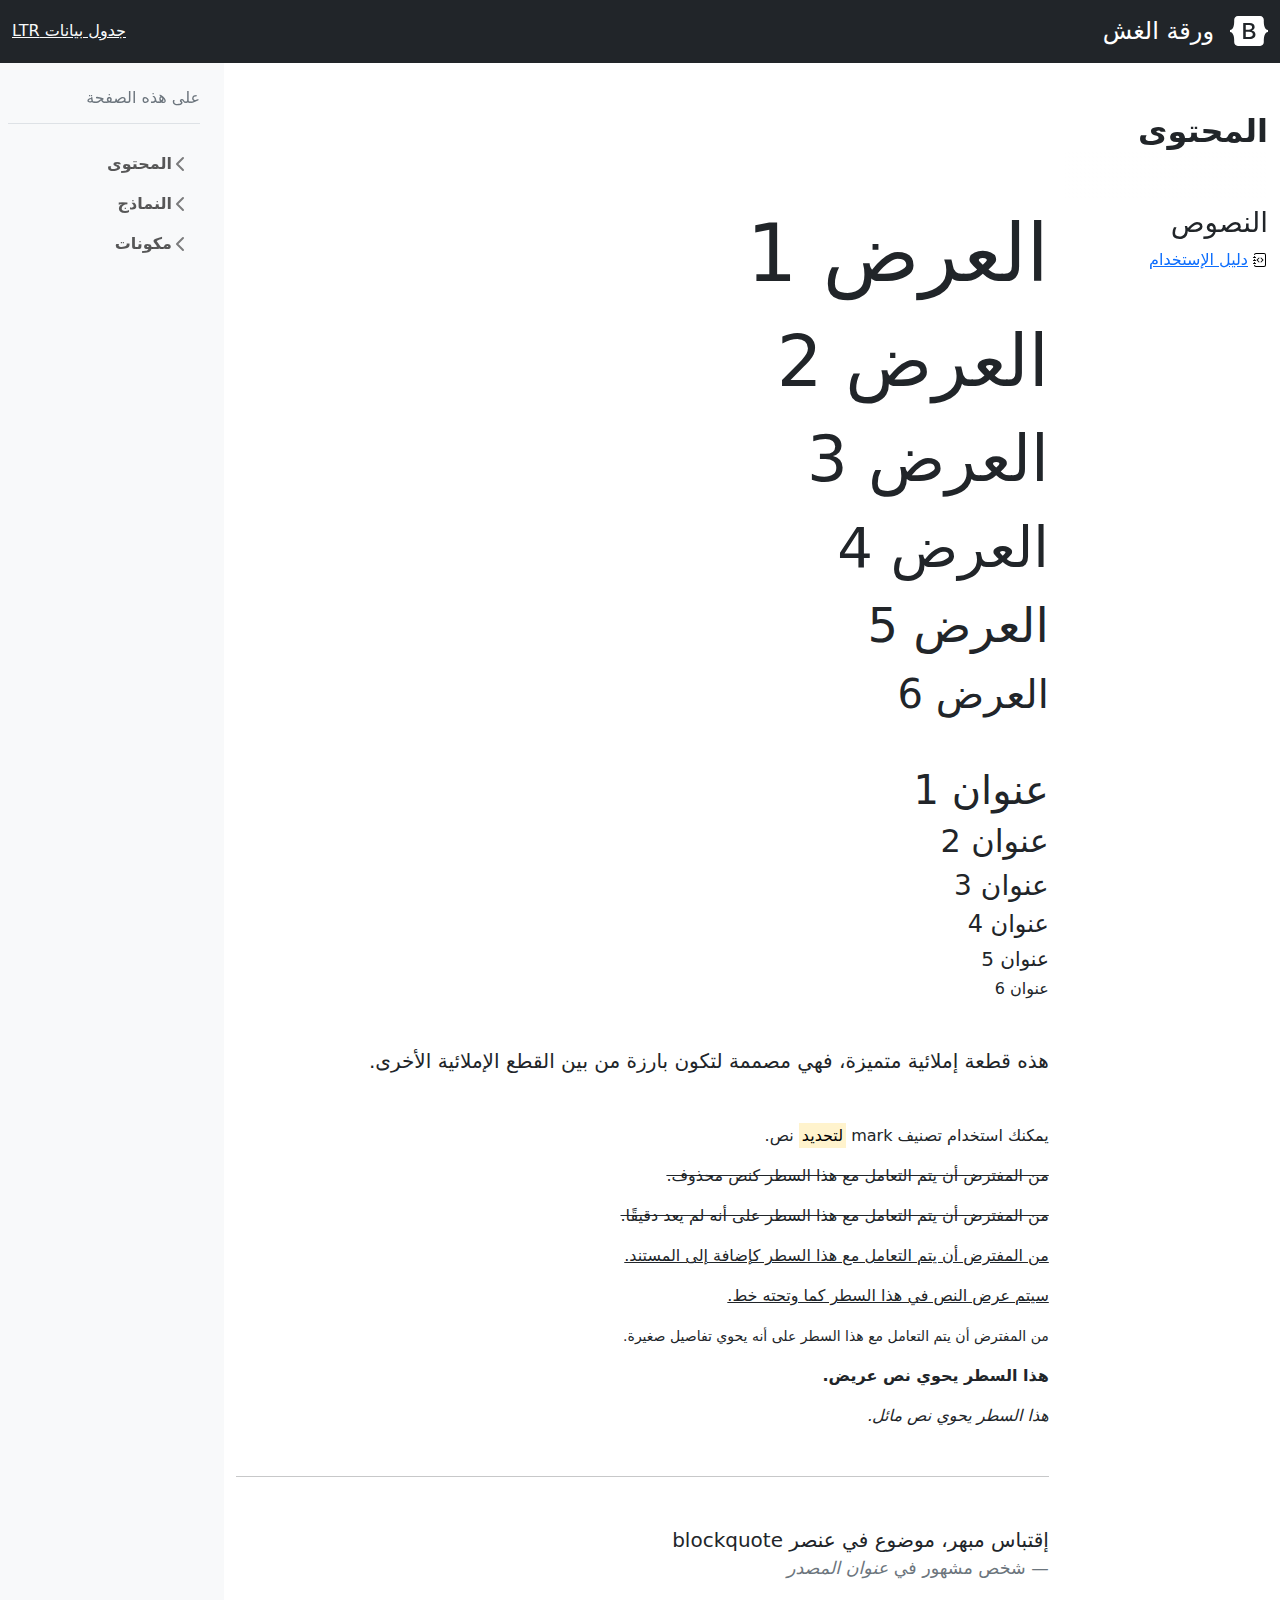
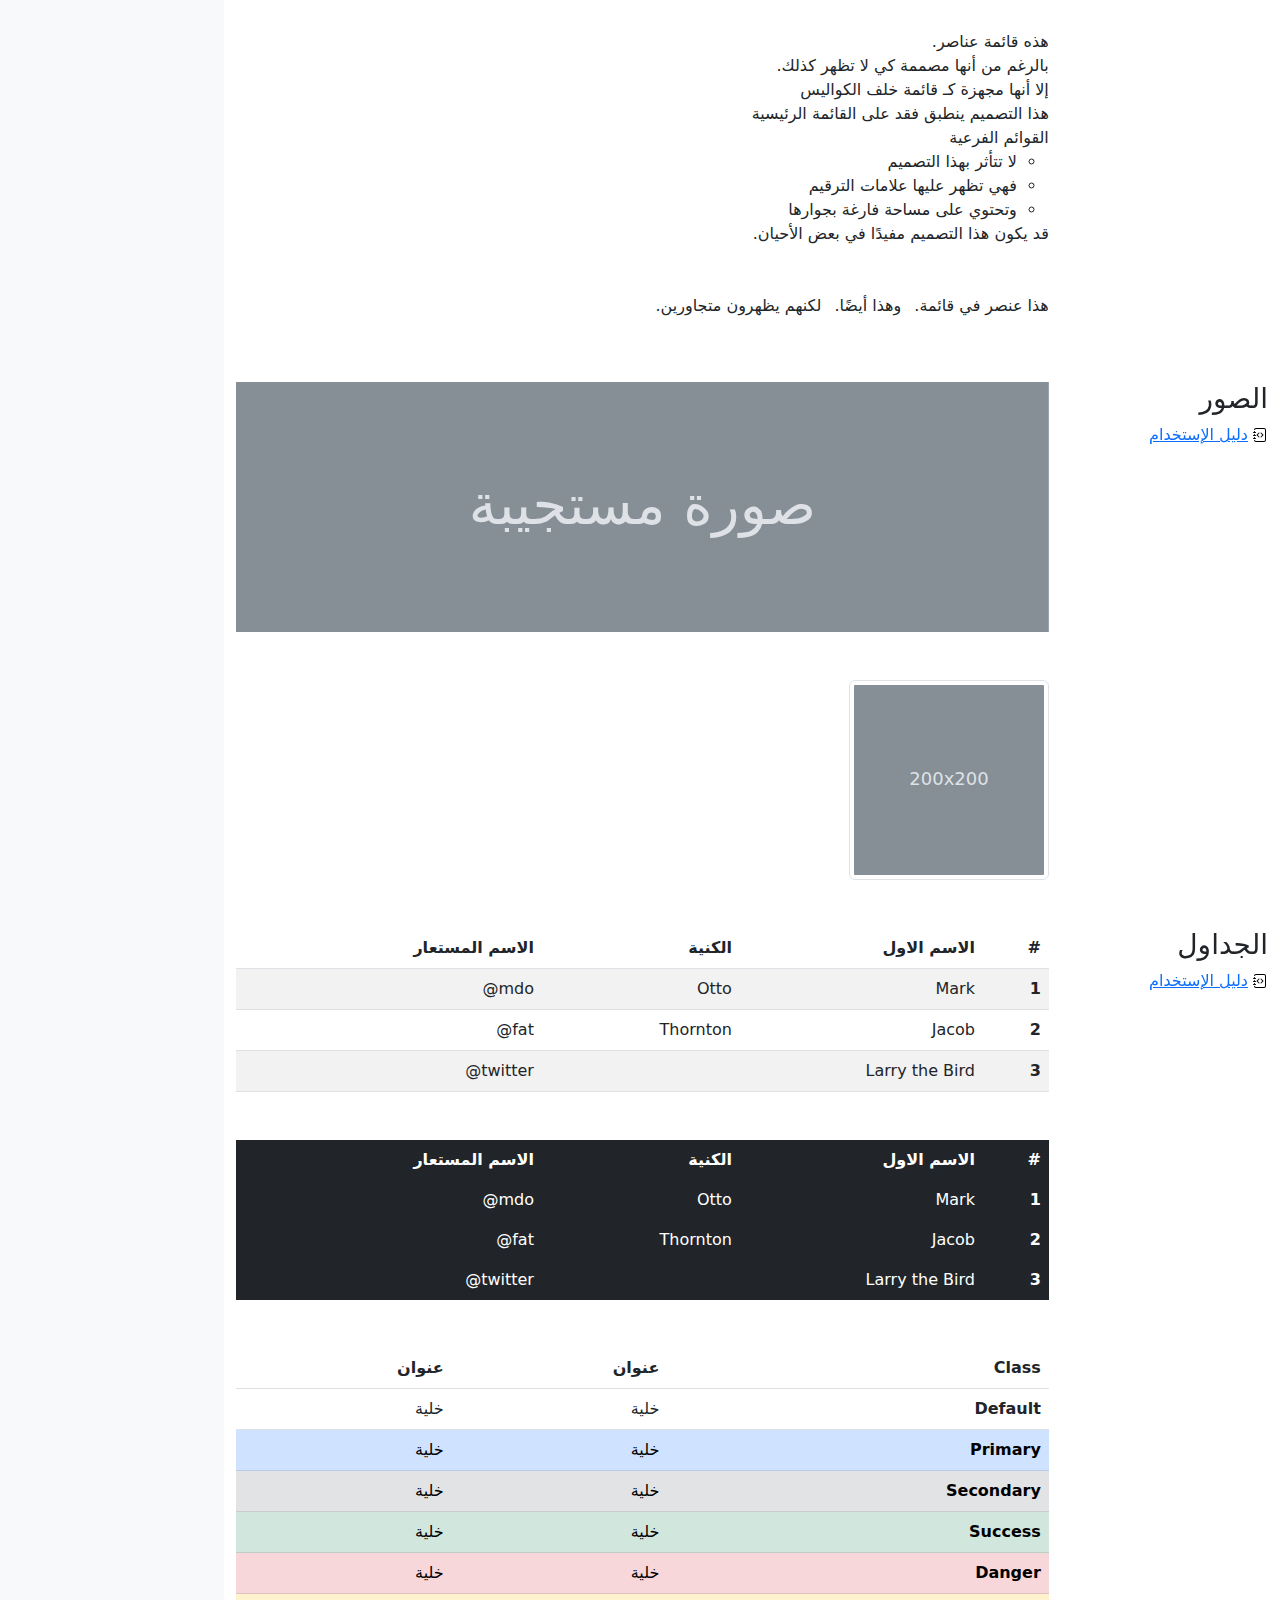
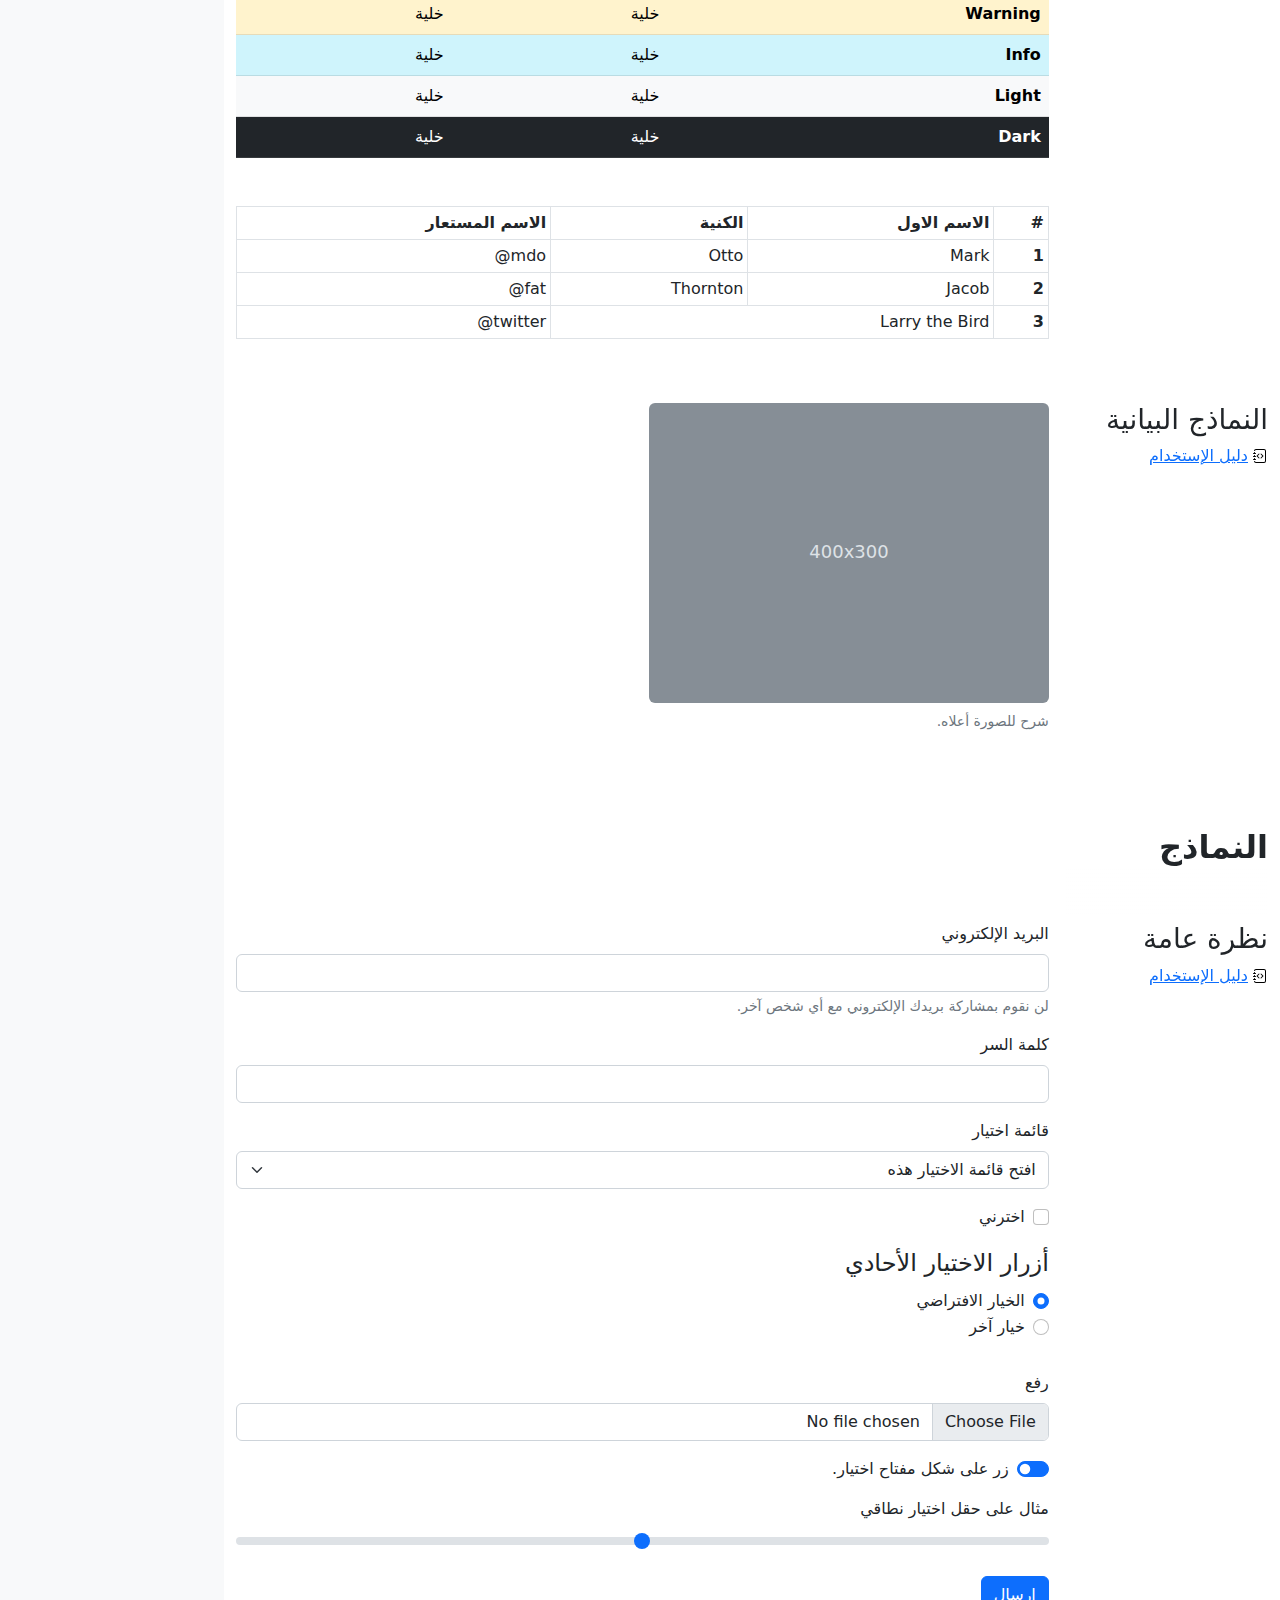
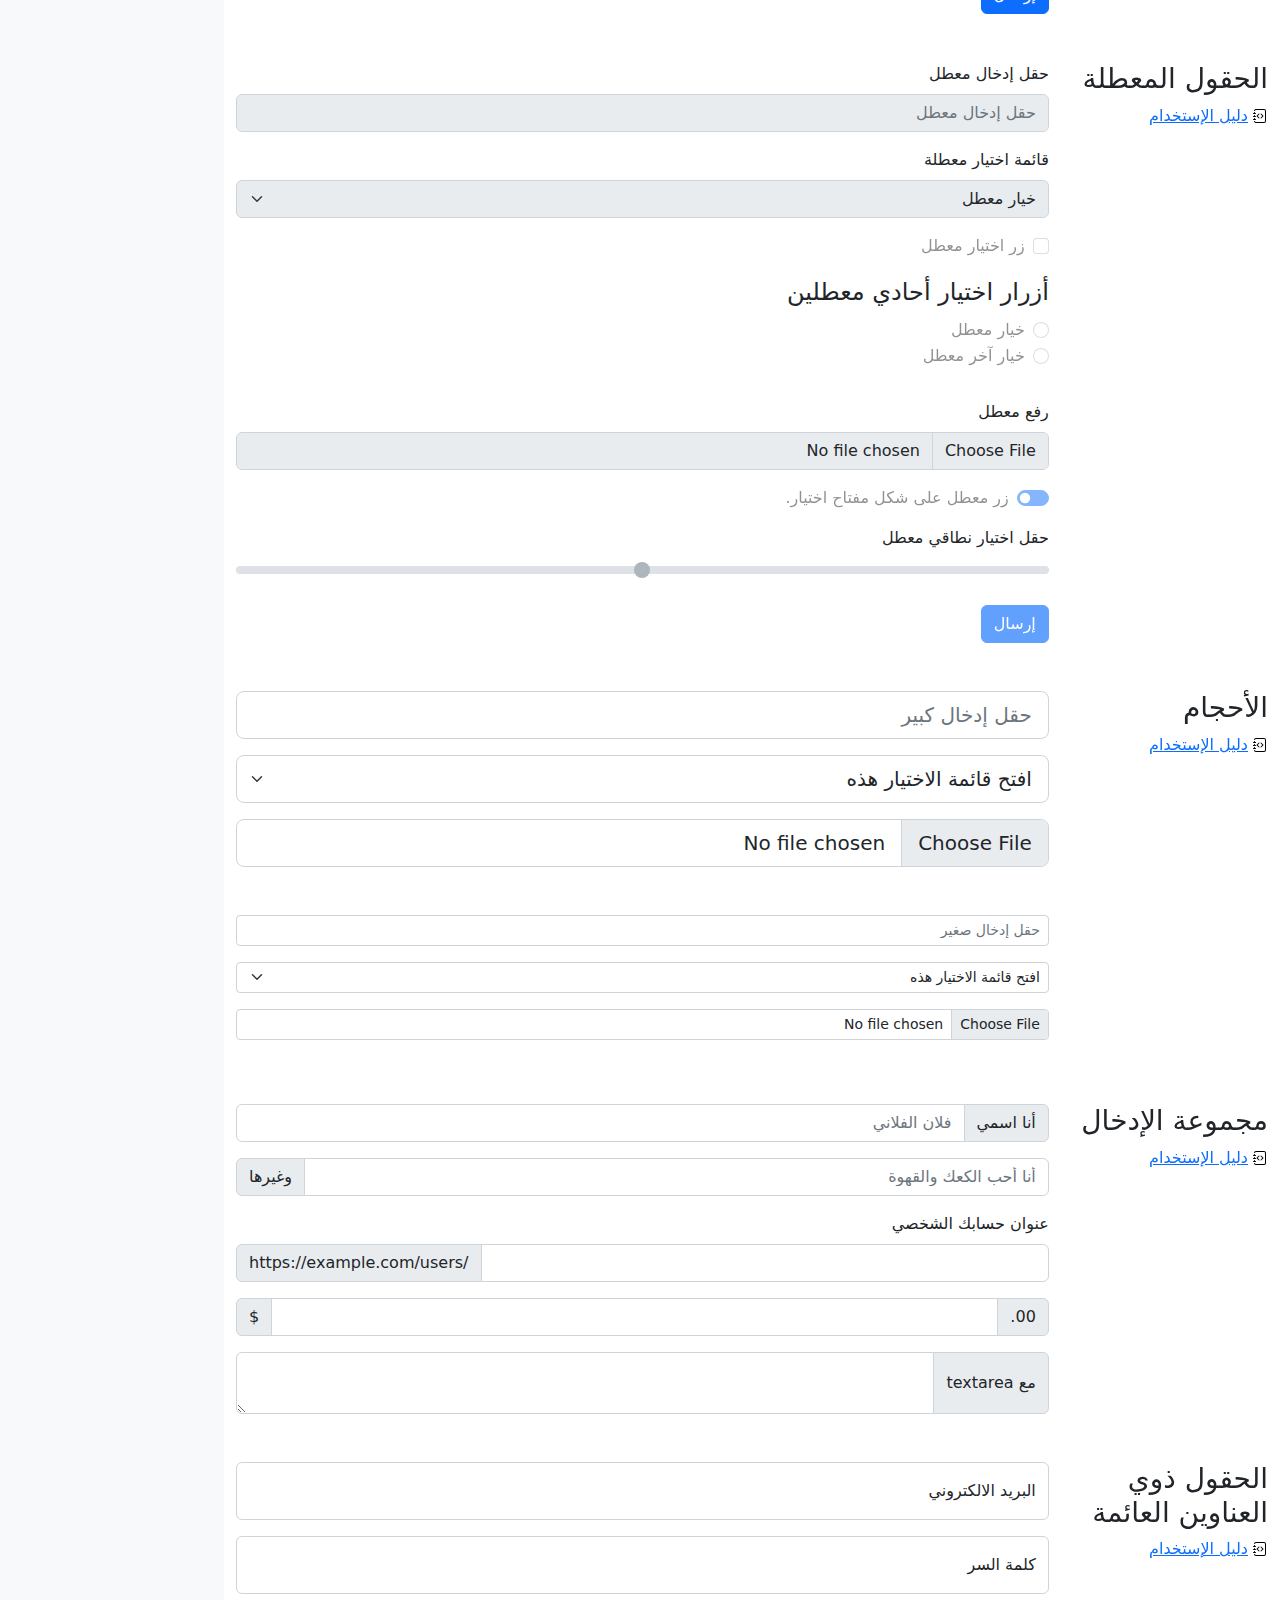
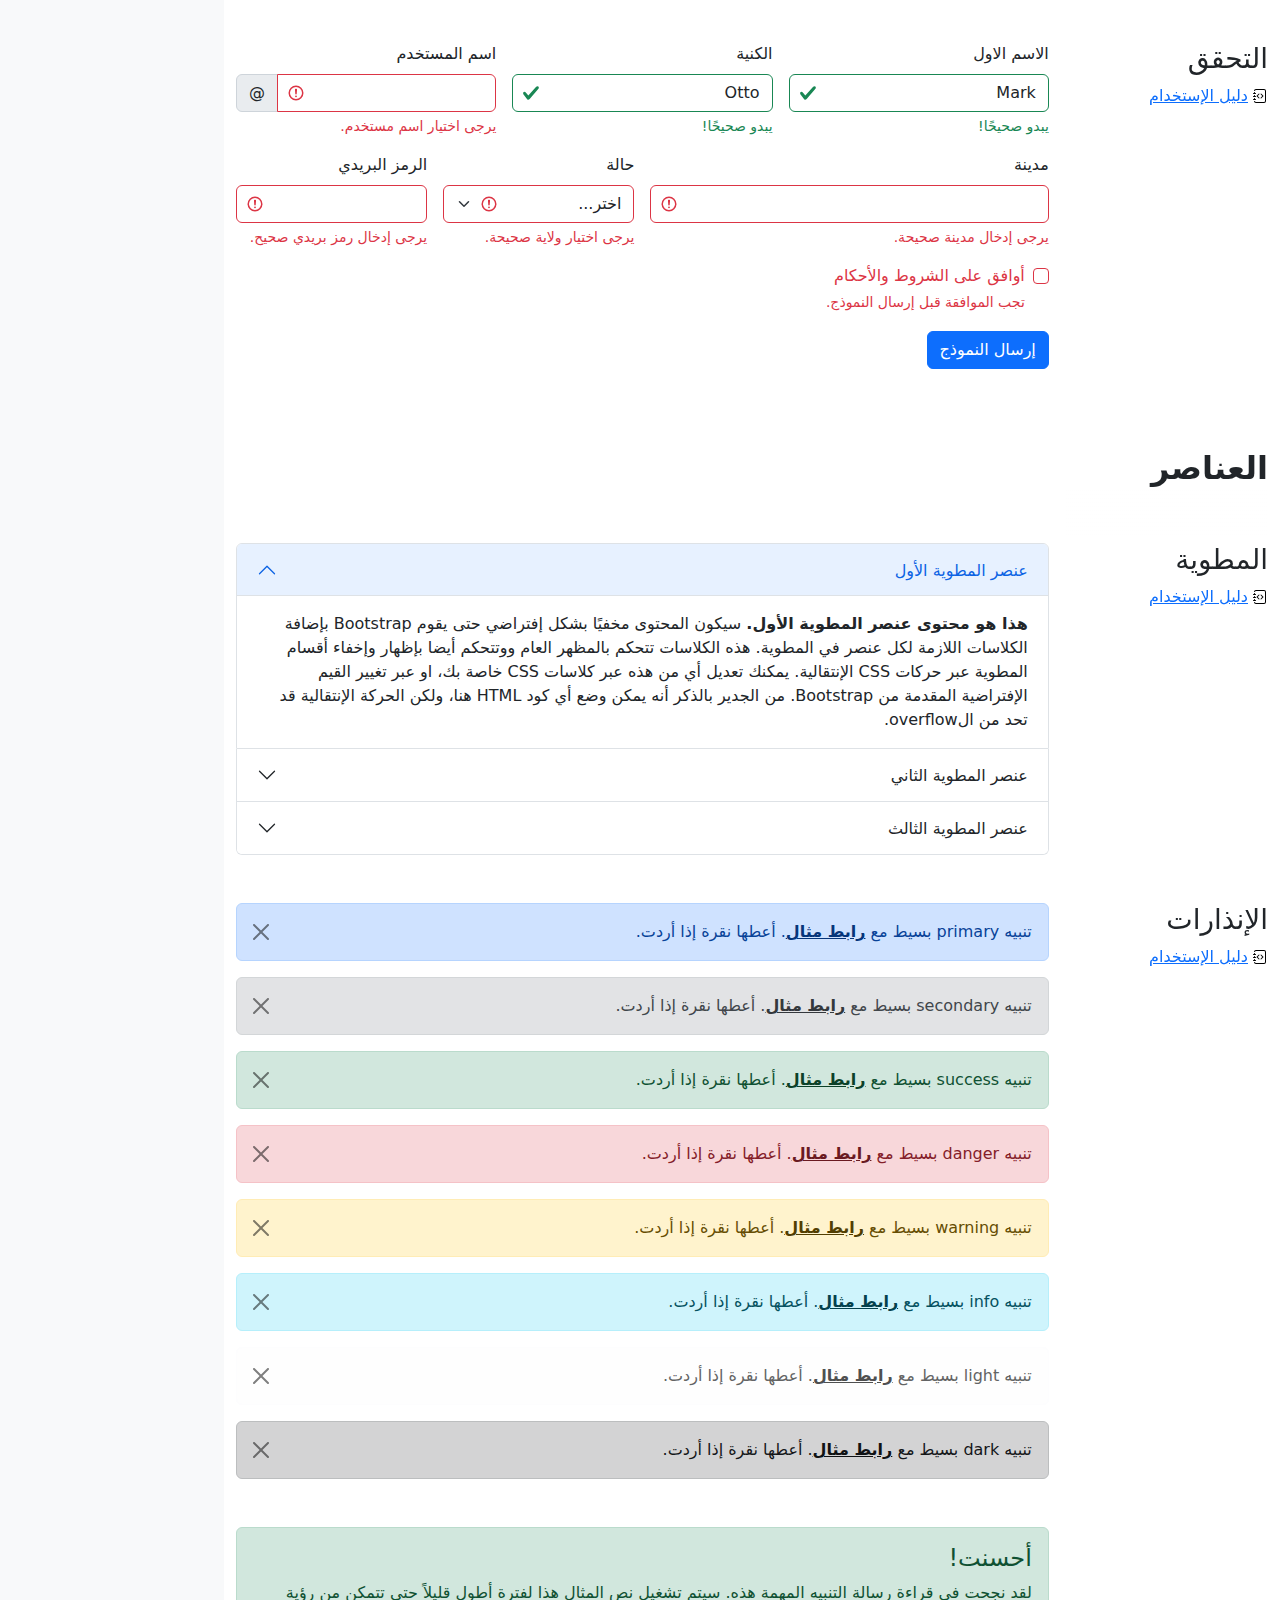
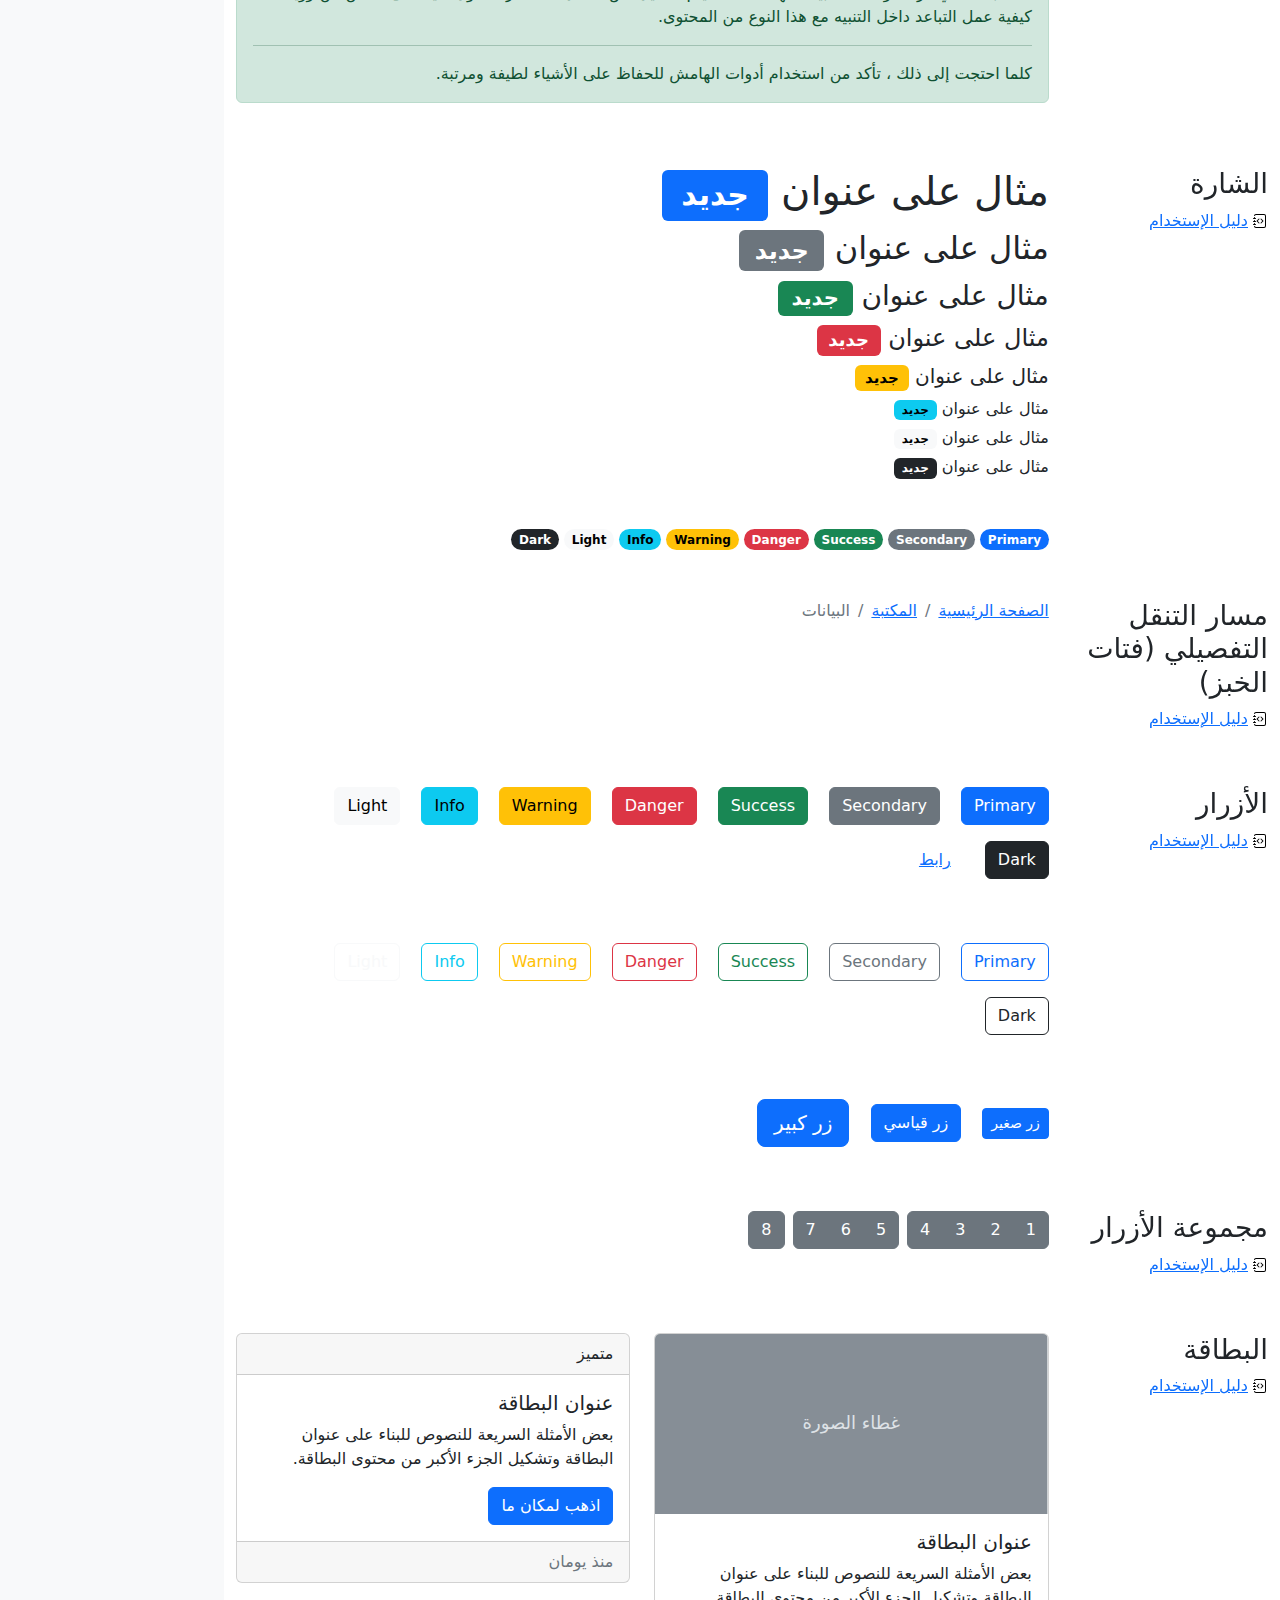
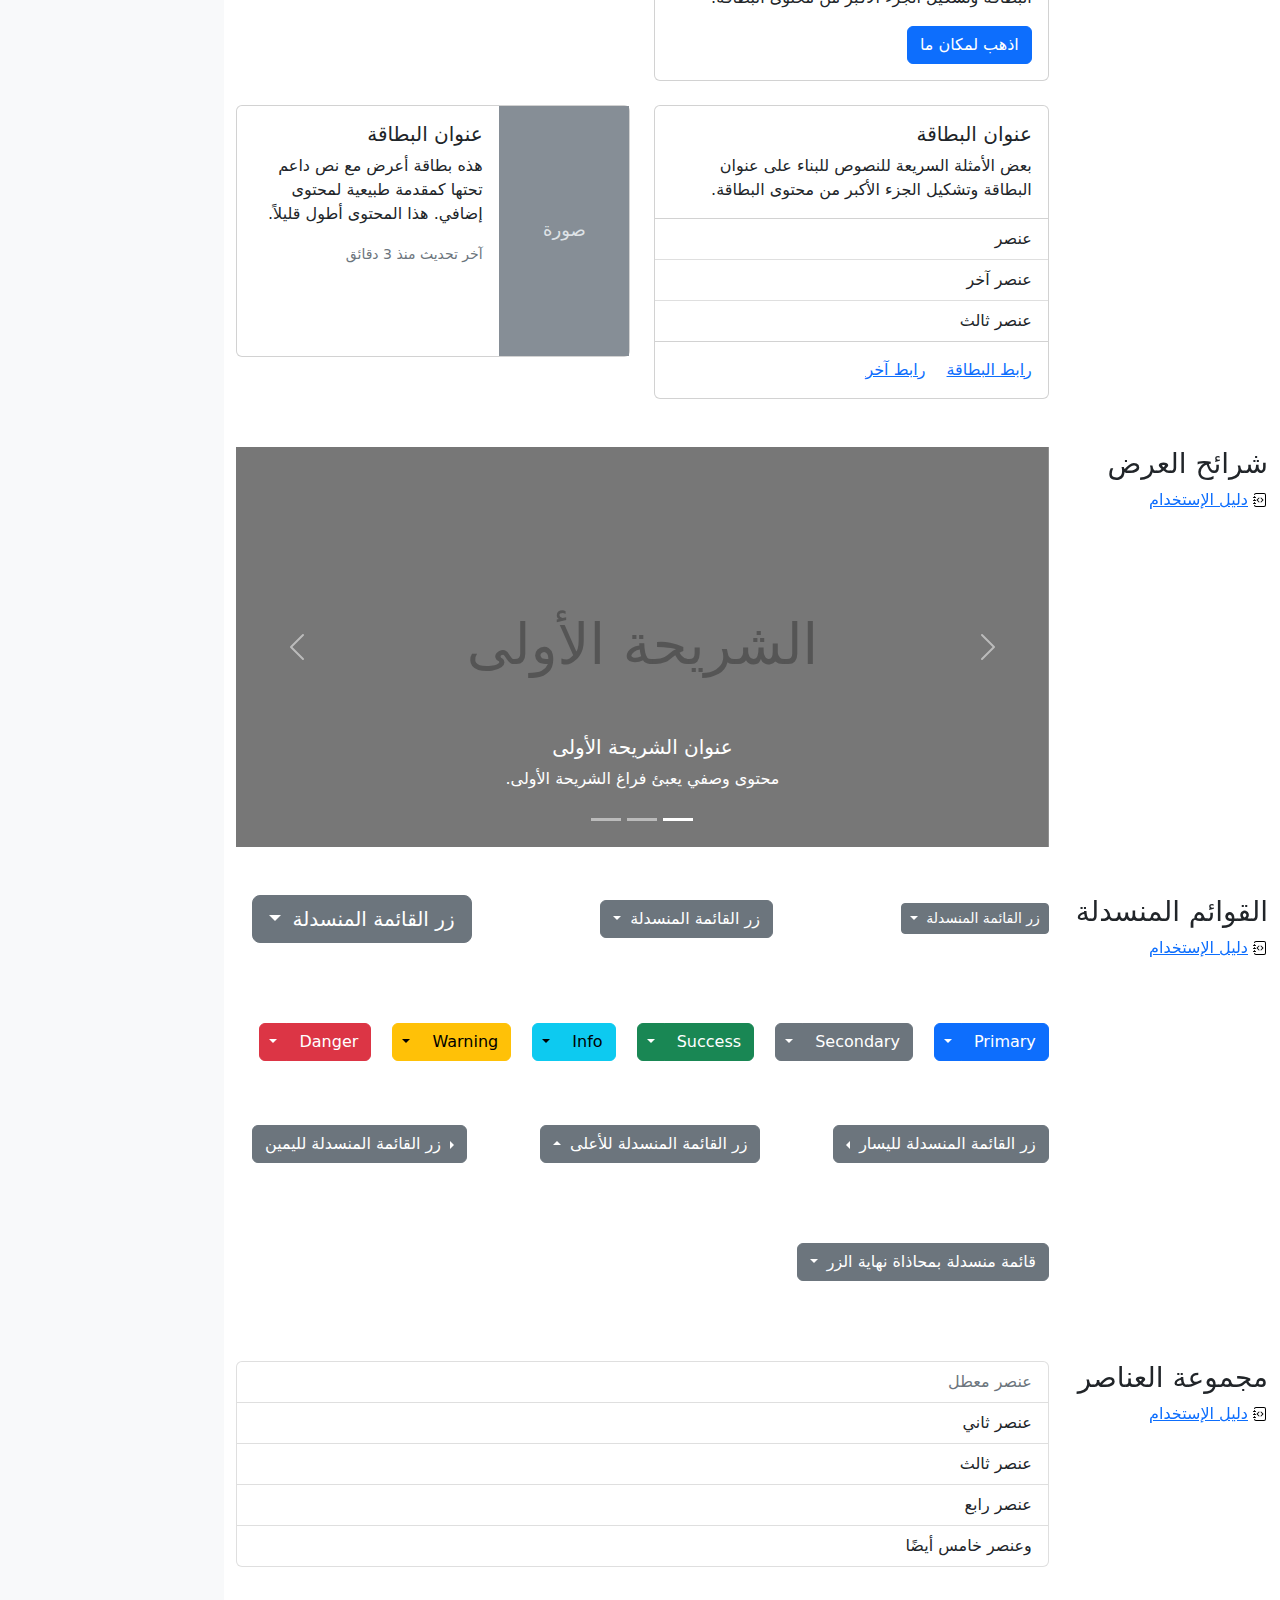
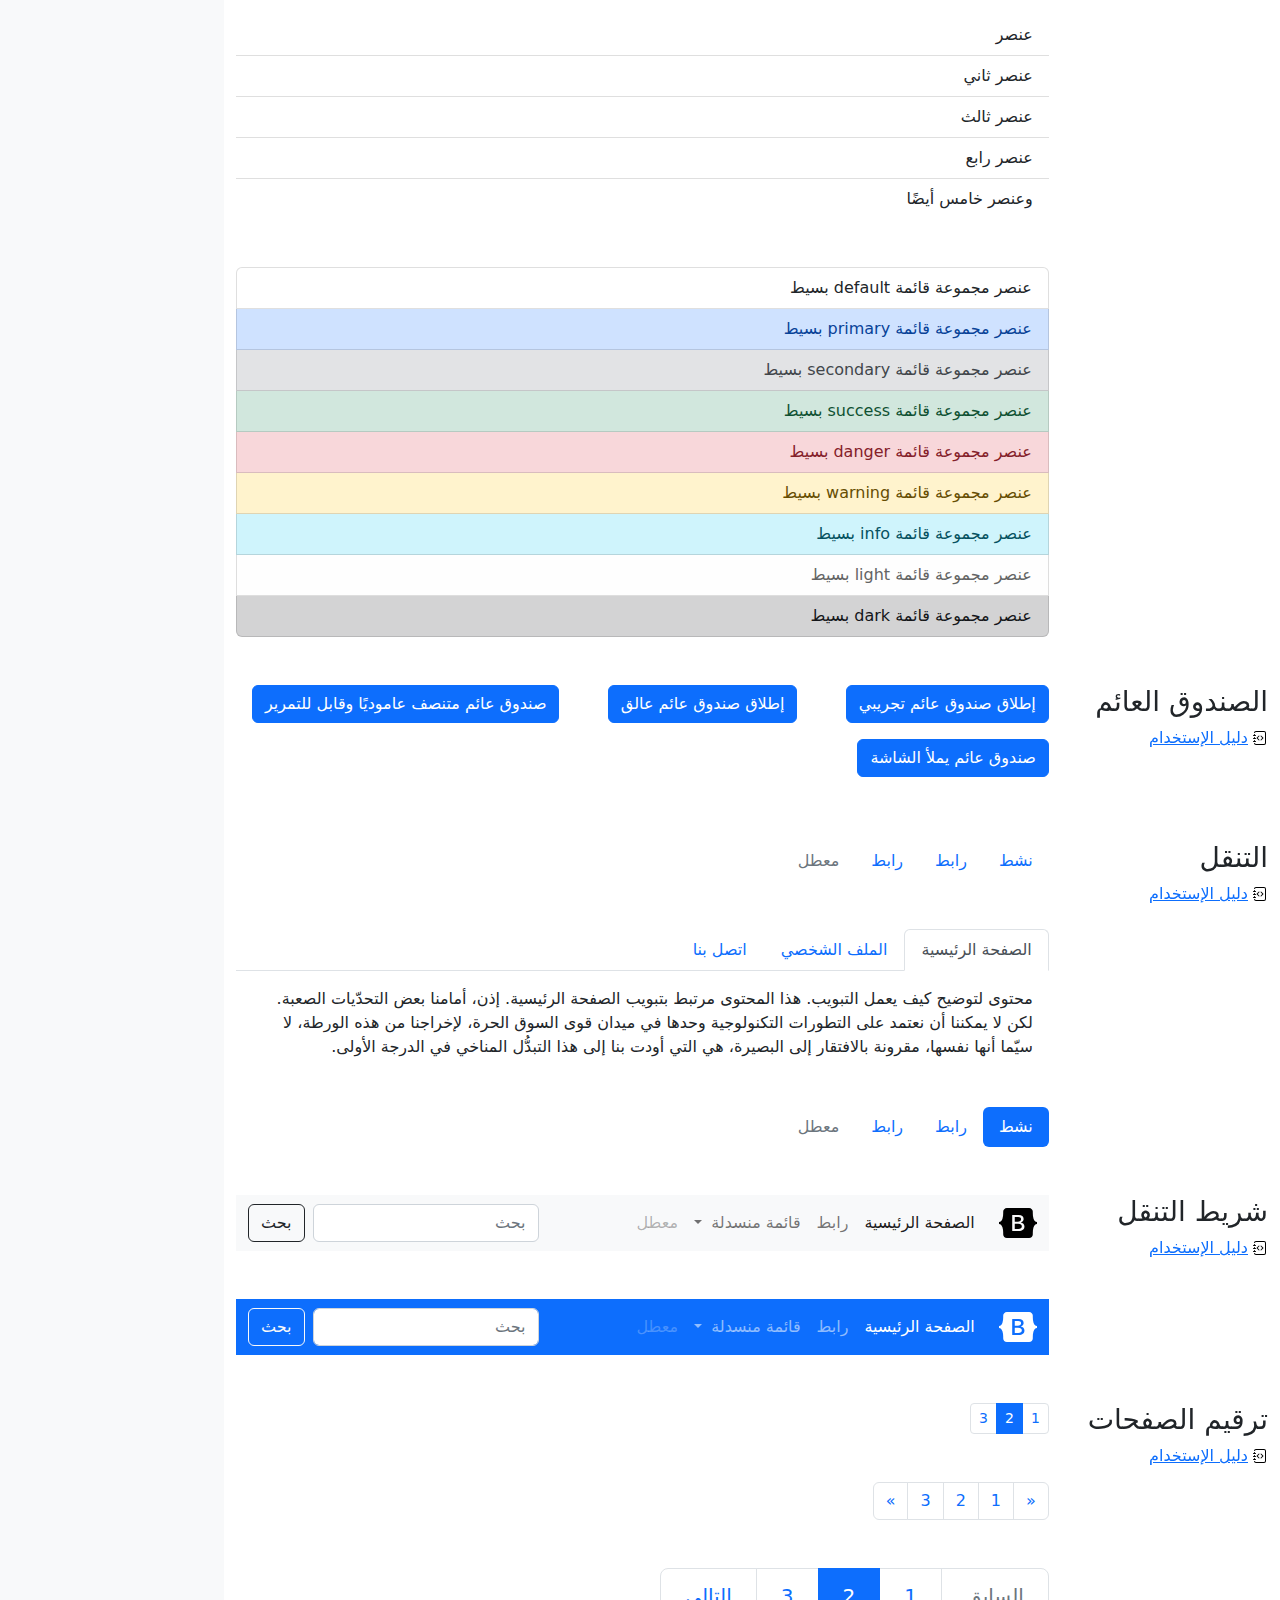
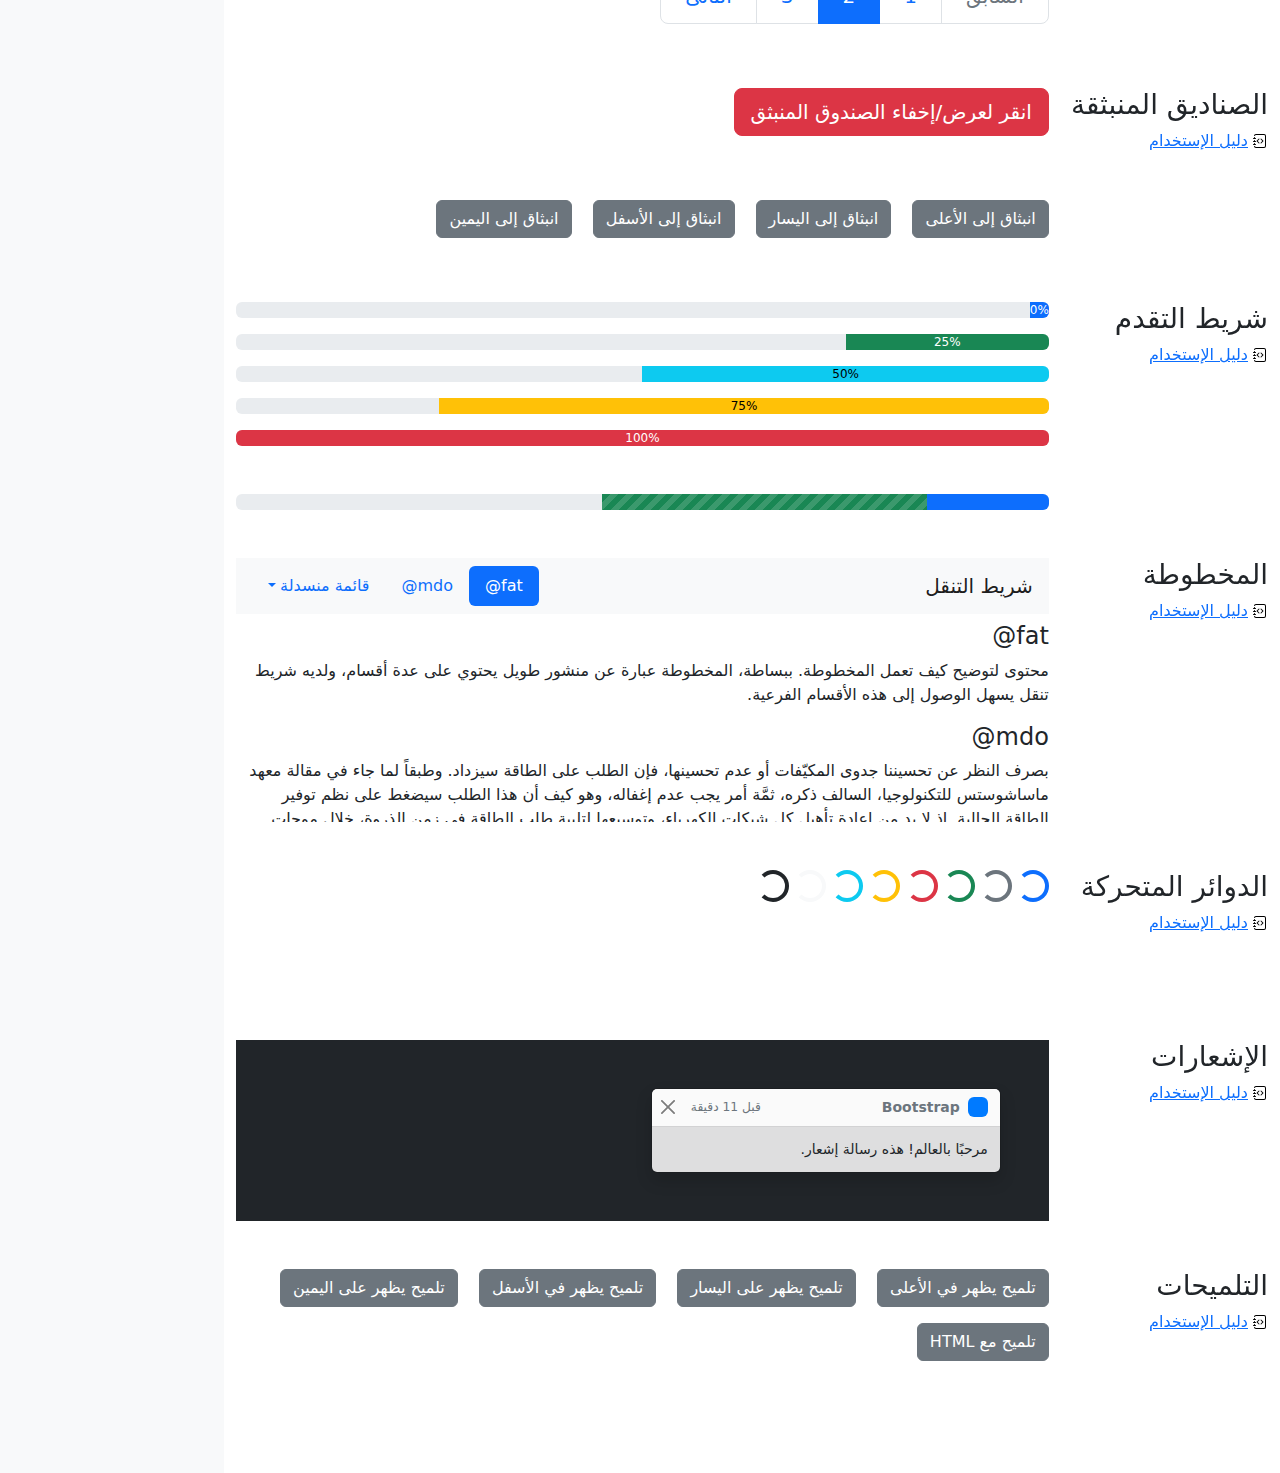
<file: bootstrap-5.2.2-examples/cheatsheet-rtl/index.html>
<!doctype html>
<html lang="ar" dir="rtl">
  <head>
    <meta charset="utf-8">
    <meta name="viewport" content="width=device-width, initial-scale=1">
    <meta name="description" content="">
    <meta name="author" content="Mark Otto, Jacob Thornton, and Bootstrap contributors">
    <meta name="generator" content="Hugo 0.104.2">
    <title>ورقة الغش · Bootstrap v5.2</title>

    <link rel="canonical" href="https://getbootstrap.com/docs/5.2/examples/cheatsheet-rtl/">

    

    

<link href="../assets/dist/css/bootstrap.rtl.min.css" rel="stylesheet">

    <style>
      .bd-placeholder-img {
        font-size: 1.125rem;
        text-anchor: middle;
        -webkit-user-select: none;
        -moz-user-select: none;
        user-select: none;
      }

      @media (min-width: 768px) {
        .bd-placeholder-img-lg {
          font-size: 3.5rem;
        }
      }

      .b-example-divider {
        height: 3rem;
        background-color: rgba(0, 0, 0, .1);
        border: solid rgba(0, 0, 0, .15);
        border-width: 1px 0;
        box-shadow: inset 0 .5em 1.5em rgba(0, 0, 0, .1), inset 0 .125em .5em rgba(0, 0, 0, .15);
      }

      .b-example-vr {
        flex-shrink: 0;
        width: 1.5rem;
        height: 100vh;
      }

      .bi {
        vertical-align: -.125em;
        fill: currentColor;
      }

      .nav-scroller {
        position: relative;
        z-index: 2;
        height: 2.75rem;
        overflow-y: hidden;
      }

      .nav-scroller .nav {
        display: flex;
        flex-wrap: nowrap;
        padding-bottom: 1rem;
        margin-top: -1px;
        overflow-x: auto;
        text-align: center;
        white-space: nowrap;
        -webkit-overflow-scrolling: touch;
      }
    </style>

    
    <!-- Custom styles for this template -->
    <link href="../cheatsheet/cheatsheet.rtl.css" rel="stylesheet">
  </head>
  <body class="bg-light">
    
<header class="bd-header bg-dark py-3 d-flex align-items-stretch border-bottom border-dark">
  <div class="container-fluid d-flex align-items-center">
    <h1 class="d-flex align-items-center fs-4 text-white mb-0">
      <img src="../assets/brand/bootstrap-logo-white.svg" width="38" height="30" class="me-3" alt="Bootstrap">
      ورقة الغش
    </h1>
    <a href="../examples/cheatsheet/" class="ms-auto link-light" hreflang="en">جدول بيانات LTR</a>
  </div>
</header>
<aside class="bd-aside sticky-xl-top text-muted align-self-start mb-3 mb-xl-5 px-2">
  <h2 class="h6 pt-4 pb-3 mb-4 border-bottom">على هذه الصفحة</h2>
  <nav class="small" id="toc">
    <ul class="list-unstyled">
      <li class="my-2">
        <button class="btn d-inline-flex align-items-center collapsed border-0" data-bs-toggle="collapse" aria-expanded="false" data-bs-target="#contents-collapse" aria-controls="contents-collapse">المحتوى</button>
        <ul class="list-unstyled ps-3 collapse" id="contents-collapse">
          <li><a class="d-inline-flex align-items-center rounded text-decoration-none" href="#typography">النصوص</a></li>
          <li><a class="d-inline-flex align-items-center rounded text-decoration-none" href="#images">الصور</a></li>
          <li><a class="d-inline-flex align-items-center rounded text-decoration-none" href="#tables">الجداول</a></li>
          <li><a class="d-inline-flex align-items-center rounded text-decoration-none" href="#figures">النماذج البيانية</a></li>
        </ul>
      </li>
      <li class="my-2">
        <button class="btn d-inline-flex align-items-center collapsed border-0" data-bs-toggle="collapse" aria-expanded="false" data-bs-target="#forms-collapse" aria-controls="forms-collapse">النماذج</button>
        <ul class="list-unstyled ps-3 collapse" id="forms-collapse">
          <li><a class="d-inline-flex align-items-center rounded text-decoration-none" href="#overview">نظرة عامة</a></li>
          <li><a class="d-inline-flex align-items-center rounded text-decoration-none" href="#disabled-forms">الحقول المعطلة</a></li>
          <li><a class="d-inline-flex align-items-center rounded text-decoration-none" href="#sizing">الأحجام</a></li>
          <li><a class="d-inline-flex align-items-center rounded text-decoration-none" href="#input-group">مجموعة الإدخال</a></li>
          <li><a class="d-inline-flex align-items-center rounded text-decoration-none" href="#floating-labels">الحقول ذوي العناوين العائمة</a></li>
          <li><a class="d-inline-flex align-items-center rounded text-decoration-none" href="#validation">التحقق</a></li>
        </ul>
      </li>
      <li class="my-2">
        <button class="btn d-inline-flex align-items-center collapsed border-0" data-bs-toggle="collapse" aria-expanded="false" data-bs-target="#components-collapse" aria-controls="components-collapse">مكونات</button>
        <ul class="list-unstyled ps-3 collapse" id="components-collapse">
          <li><a class="d-inline-flex align-items-center rounded text-decoration-none" href="#accordion">المطوية</a></li>
          <li><a class="d-inline-flex align-items-center rounded text-decoration-none" href="#alerts">الإنذارات</a></li>
          <li><a class="d-inline-flex align-items-center rounded text-decoration-none" href="#badge">الشارة</a></li>
          <li><a class="d-inline-flex align-items-center rounded text-decoration-none" href="#breadcrumb">مسار التنقل التفصيلي</a></li>
          <li><a class="d-inline-flex align-items-center rounded text-decoration-none" href="#buttons">الأزرار</a></li>
          <li><a class="d-inline-flex align-items-center rounded text-decoration-none" href="#button-group">مجموعة الأزرار</a></li>
          <li><a class="d-inline-flex align-items-center rounded text-decoration-none" href="#card">البطاقة</a></li>
          <li><a class="d-inline-flex align-items-center rounded text-decoration-none" href="#carousel">شرائح العرض</a></li>
          <li><a class="d-inline-flex align-items-center rounded text-decoration-none" href="#dropdowns">القوائم المنسدلة</a></li>
          <li><a class="d-inline-flex align-items-center rounded text-decoration-none" href="#list-group">مجموعة العناصر</a></li>
          <li><a class="d-inline-flex align-items-center rounded text-decoration-none" href="#modal">الصندوق العائم</a></li>
          <li><a class="d-inline-flex align-items-center rounded text-decoration-none" href="#navs">التنقل</a></li>
          <li><a class="d-inline-flex align-items-center rounded text-decoration-none" href="#navbar">شريط التنقل</a></li>
          <li><a class="d-inline-flex align-items-center rounded text-decoration-none" href="#pagination">ترقيم الصفحات</a></li>
          <li><a class="d-inline-flex align-items-center rounded text-decoration-none" href="#popovers">الصناديق المنبثقة</a></li>
          <li><a class="d-inline-flex align-items-center rounded text-decoration-none" href="#progress">شريط التقدم</a></li>
          <li><a class="d-inline-flex align-items-center rounded text-decoration-none" href="#scrollspy">المخطوطة</a></li>
          <li><a class="d-inline-flex align-items-center rounded text-decoration-none" href="#spinners">الدوائر المتحركة</a></li>
          <li><a class="d-inline-flex align-items-center rounded text-decoration-none" href="#toasts">الإشعارات</a></li>
          <li><a class="d-inline-flex align-items-center rounded text-decoration-none" href="#tooltips">التلميحات</a></li>
        </ul>
      </li>
    </ul>
  </nav>
</aside>
<div class="bd-cheatsheet container-fluid bg-body">
  <section id="content">
    <h2 class="sticky-xl-top fw-bold pt-3 pt-xl-5 pb-2 pb-xl-3">المحتوى</h2>

    <article class="my-3" id="typography">
      <div class="bd-heading sticky-xl-top align-self-start mt-5 mb-3 mt-xl-0 mb-xl-2">
        <h3>النصوص</h3>
        <a class="d-flex align-items-center" hreflang="en" href="../content/typography/">دليل الإستخدام</a>
      </div>

      <div>
        <div class="bd-example-snippet bd-code-snippet"><div class="bd-example">
        <p class="display-1">العرض 1</p>
        <p class="display-2">العرض 2</p>
        <p class="display-3">العرض 3</p>
        <p class="display-4">العرض 4</p>
        <p class="display-5">العرض 5</p>
        <p class="display-6">العرض 6</p>
        </div></div>


        <div class="bd-example-snippet bd-code-snippet"><div class="bd-example">
        <p class="h1">عنوان 1</p>
        <p class="h2">عنوان 2</p>
        <p class="h3">عنوان 3</p>
        <p class="h4">عنوان 4</p>
        <p class="h5">عنوان 5</p>
        <p class="h6">عنوان 6</p>
        </div></div>


        <div class="bd-example-snippet bd-code-snippet"><div class="bd-example">
        <p class="lead">
          هذه قطعة إملائية متميزة، فهي مصممة لتكون بارزة من بين القطع الإملائية الأخرى.
        </p>
        </div></div>


        <div class="bd-example-snippet bd-code-snippet"><div class="bd-example">
        <p>يمكنك استخدام تصنيف mark <mark>لتحديد</mark> نص.</p>
        <p><del>من المفترض أن يتم التعامل مع هذا السطر كنص محذوف.</del></p>
        <p><s>من المفترض أن يتم التعامل مع هذا السطر على أنه لم يعد دقيقًا.</s></p>
        <p><ins>من المفترض أن يتم التعامل مع هذا السطر كإضافة إلى المستند.</ins></p>
        <p><u>سيتم عرض النص في هذا السطر كما وتحته خط.</u></p>
        <p><small>من المفترض أن يتم التعامل مع هذا السطر على أنه يحوي تفاصيل صغيرة.</small></p>
        <p><strong>هذا السطر يحوي نص عريض.</strong></p>
        <p><em>هذا السطر يحوي نص مائل.</em></p>
        </div></div>


        <div class="bd-example-snippet bd-code-snippet"><div class="bd-example">
        <hr>
        </div></div>


        <div class="bd-example-snippet bd-code-snippet"><div class="bd-example">
        <blockquote class="blockquote">
          <p>إقتباس مبهر، موضوع في عنصر blockquote</p>
          <footer class="blockquote-footer">شخص مشهور في <cite title= "عنوان المصدر"> عنوان المصدر </cite></footer>
        </blockquote>
        </div></div>


        <div class="bd-example-snippet bd-code-snippet"><div class="bd-example">
        <ul class="list-unstyled">
          <li>هذه قائمة عناصر.</li>
          <li>بالرغم من أنها مصممة كي لا تظهر كذلك.</li>
          <li>إلا أنها مجهزة كـ قائمة خلف الكواليس</li>
          <li>هذا التصميم ينطبق فقد على القائمة الرئيسية</li>
          <li>القوائم الفرعية
            <ul>
              <li>لا تتأثر بهذا التصميم</li>
              <li>فهي تظهر عليها علامات الترقيم</li>
              <li>وتحتوي على مساحة فارغة بجوارها</li>
            </ul>
          </li>
          <li>قد يكون هذا التصميم مفيدًا في بعض الأحيان.</li>
        </ul>
        </div></div>


        <div class="bd-example-snippet bd-code-snippet"><div class="bd-example">
        <ul class="list-inline">
          <li class="list-inline-item">هذا عنصر في قائمة.</li>
          <li class="list-inline-item">وهذا أيضًا.</li>
          <li class="list-inline-item">لكنهم يظهرون متجاورين.</li>
        </ul>
        </div></div>

      </div>
    </article>
    <article class="my-3" id="images">
      <div class="bd-heading sticky-xl-top align-self-start mt-5 mb-3 mt-xl-0 mb-xl-2">
        <h3>الصور</h3>
        <a class="d-flex align-items-center" hreflang="en" href="../content/images/">دليل الإستخدام</a>
      </div>

      <div>
        <div class="bd-example-snippet bd-code-snippet"><div class="bd-example">
        <svg class="bd-placeholder-img bd-placeholder-img-lg img-fluid" width="100%" height="250" xmlns="http://www.w3.org/2000/svg" role="img" aria-label="Placeholder: صورة مستجيبة" preserveAspectRatio="xMidYMid slice" focusable="false"><title>Placeholder</title><rect width="100%" height="100%" fill="#868e96"/><text x="50%" y="50%" fill="#dee2e6" dy=".3em">صورة مستجيبة</text></svg>

        </div></div>


        <div class="bd-example-snippet bd-code-snippet"><div class="bd-example">
        <svg class="bd-placeholder-img img-thumbnail" width="200" height="200" xmlns="http://www.w3.org/2000/svg" role="img" aria-label="صورة عنصر نائب مربع عام مع حدود بيضاء حولها ، مما يجعلها تشبه صورة تم التقاطها بكاميرا فورية قديمة: 200x200" preserveAspectRatio="xMidYMid slice" focusable="false"><title>صورة عنصر نائب مربع عام مع حدود بيضاء حولها ، مما يجعلها تشبه صورة تم التقاطها بكاميرا فورية قديمة</title><rect width="100%" height="100%" fill="#868e96"/><text x="50%" y="50%" fill="#dee2e6" dy=".3em">200x200</text></svg>

        </div></div>

      </div>
    </article>
    <article class="my-3" id="tables">
      <div class="bd-heading sticky-xl-top align-self-start mt-5 mb-3 mt-xl-0 mb-xl-2">
        <h3>الجداول</h3>
        <a class="d-flex align-items-center" hreflang="en" href="../content/tables/">دليل الإستخدام</a>
      </div>

      <div>
        <div class="bd-example-snippet bd-code-snippet"><div class="bd-example">
        <table class="table table-striped">
          <thead>
          <tr>
            <th scope="col">#</th>
            <th scope="col">الاسم الاول</th>
            <th scope="col">الكنية</th>
            <th scope="col">الاسم المستعار</th>
          </tr>
          </thead>
          <tbody>
          <tr>
            <th scope="row">1</th>
            <td>Mark</td>
            <td>Otto</td>
            <td><bdo lang="en" dir="ltr">@mdo</bdo></td>
          </tr>
          <tr>
            <th scope="row">2</th>
            <td>Jacob</td>
            <td>Thornton</td>
            <td><bdo lang="en" dir="ltr">@fat</bdo></td>
          </tr>
          <tr>
            <th scope="row">3</th>
            <td colspan="2">Larry the Bird</td>
            <td><bdo lang="en" dir="ltr">@twitter</bdo></td>
          </tr>
          </tbody>
        </table>
        </div></div>


        <div class="bd-example-snippet bd-code-snippet"><div class="bd-example">
        <table class="table table-dark table-borderless">
          <thead>
          <tr>
            <th scope="col">#</th>
            <th scope="col">الاسم الاول</th>
            <th scope="col">الكنية</th>
            <th scope="col">الاسم المستعار</th>
          </tr>
          </thead>
          <tbody>
          <tr>
            <th scope="row">1</th>
            <td>Mark</td>
            <td>Otto</td>
            <td><bdo lang="en" dir="ltr">@mdo</bdo></td>
          </tr>
          <tr>
            <th scope="row">2</th>
            <td>Jacob</td>
            <td>Thornton</td>
            <td><bdo lang="en" dir="ltr">@fat</bdo></td>
          </tr>
          <tr>
            <th scope="row">3</th>
            <td colspan="2">Larry the Bird</td>
            <td><bdo lang="en" dir="ltr">@twitter</bdo></td>
          </tr>
          </tbody>
        </table>
        </div></div>


        <div class="bd-example-snippet bd-code-snippet"><div class="bd-example">
        <table class="table table-hover">
          <thead>
          <tr>
            <th scope="col">Class</th>
            <th scope="col">عنوان</th>
            <th scope="col">عنوان</th>
          </tr>
          </thead>
          <tbody>
          <tr>
            <th scope="row">Default</th>
            <td>خلية</td>
            <td>خلية</td>
          </tr>
          
          <tr class="table-primary">
            <th scope="row">Primary</th>
            <td>خلية</td>
            <td>خلية</td>
          </tr>
          <tr class="table-secondary">
            <th scope="row">Secondary</th>
            <td>خلية</td>
            <td>خلية</td>
          </tr>
          <tr class="table-success">
            <th scope="row">Success</th>
            <td>خلية</td>
            <td>خلية</td>
          </tr>
          <tr class="table-danger">
            <th scope="row">Danger</th>
            <td>خلية</td>
            <td>خلية</td>
          </tr>
          <tr class="table-warning">
            <th scope="row">Warning</th>
            <td>خلية</td>
            <td>خلية</td>
          </tr>
          <tr class="table-info">
            <th scope="row">Info</th>
            <td>خلية</td>
            <td>خلية</td>
          </tr>
          <tr class="table-light">
            <th scope="row">Light</th>
            <td>خلية</td>
            <td>خلية</td>
          </tr>
          <tr class="table-dark">
            <th scope="row">Dark</th>
            <td>خلية</td>
            <td>خلية</td>
          </tr>
          </tbody>
        </table>
        </div></div>


        <div class="bd-example-snippet bd-code-snippet"><div class="bd-example">
        <table class="table table-sm table-bordered">
          <thead>
          <tr>
            <th scope="col">#</th>
            <th scope="col">الاسم الاول</th>
            <th scope="col">الكنية</th>
            <th scope="col">الاسم المستعار</th>
          </tr>
          </thead>
          <tbody>
          <tr>
            <th scope="row">1</th>
            <td>Mark</td>
            <td>Otto</td>
            <td><bdo lang="en" dir="ltr">@mdo</bdo></td>
          </tr>
          <tr>
            <th scope="row">2</th>
            <td>Jacob</td>
            <td>Thornton</td>
            <td><bdo lang="en" dir="ltr">@fat</bdo></td>
          </tr>
          <tr>
            <th scope="row">3</th>
            <td colspan="2">Larry the Bird</td>
            <td><bdo lang="en" dir="ltr">@twitter</bdo></td>
          </tr>
          </tbody>
        </table>
        </div></div>

      </div>
    </article>
    <article class="my-3" id="figures">
      <div class="bd-heading sticky-xl-top align-self-start mt-5 mb-3 mt-xl-0 mb-xl-2">
        <h3>النماذج البيانية</h3>
        <a class="d-flex align-items-center" hreflang="en" href="../content/figures/">دليل الإستخدام</a>
      </div>

      <div>
        <div class="bd-example-snippet bd-code-snippet"><div class="bd-example">
        <figure class="figure">
          <svg class="bd-placeholder-img figure-img img-fluid rounded" width="400" height="300" xmlns="http://www.w3.org/2000/svg" role="img" aria-label="Placeholder: 400x300" preserveAspectRatio="xMidYMid slice" focusable="false"><title>Placeholder</title><rect width="100%" height="100%" fill="#868e96"/><text x="50%" y="50%" fill="#dee2e6" dy=".3em">400x300</text></svg>

          <figcaption class="figure-caption">شرح للصورة أعلاه.</figcaption>
        </figure>
        </div></div>

      </div>
    </article>
  </section>

  <section id="forms">
    <h2 class="sticky-xl-top fw-bold pt-3 pt-xl-5 pb-2 pb-xl-3">النماذج</h2>

    <article class="my-3" id="overview">
      <div class="bd-heading sticky-xl-top align-self-start mt-5 mb-3 mt-xl-0 mb-xl-2">
        <h3>نظرة عامة</h3>
        <a class="d-flex align-items-center" hreflang="en" href="../forms/overview/">دليل الإستخدام</a>
      </div>

      <div>
        <div class="bd-example-snippet bd-code-snippet"><div class="bd-example">
        <form>
          <div class="mb-3">
            <label for="exampleInputEmail1" class="form-label">البريد الإلكتروني</label>
            <input type="email" class="form-control" id="exampleInputEmail1" aria-describedby="emailHelp">
            <div id="emailHelp" class="form-text">لن نقوم بمشاركة بريدك الإلكتروني مع أي شخص آخر.</div>
          </div>
          <div class="mb-3">
            <label for="exampleInputPassword1" class="form-label">كلمة السر</label>
            <input type="password" class="form-control" id="exampleInputPassword1">
          </div>
          <div class="mb-3">
            <label for="exampleSelect" class="form-label">قائمة اختيار</label>
            <select class="form-select" id="exampleSelect">
              <option selected>افتح قائمة الاختيار هذه</option>
              <option value="1">واحد</option>
              <option value="2">اثنان</option>
              <option value="3">ثلاثة</option>
            </select>
          </div>
          <div class="mb-3 form-check">
            <input type="checkbox" class="form-check-input" id="exampleCheck1">
            <label class="form-check-label" for="exampleCheck1">اخترني</label>
          </div>
          <fieldset class="mb-3">
            <legend>أزرار الاختيار الأحادي</legend>
            <div class="form-check">
              <input type="radio" name="radios" class="form-check-input" id="exampleRadio1" checked>
              <label class="form-check-label" for="exampleRadio1">الخيار الافتراضي</label>
            </div>
            <div class="mb-3 form-check">
              <input type="radio" name="radios" class="form-check-input" id="exampleRadio2">
              <label class="form-check-label" for="exampleRadio2">خيار آخر</label>
            </div>
          </fieldset>
          <div class="mb-3">
            <label class="form-label" for="customFile">رفع</label>
            <input type="file" class="form-control" id="customFile">
          </div>
          <div class="mb-3 form-check form-switch">
            <input class="form-check-input" type="checkbox" role="switch" id="flexSwitchCheckChecked" checked>
            <label class="form-check-label" for="flexSwitchCheckChecked">زر على شكل مفتاح اختيار.</label>
          </div>
          <div class="mb-3">
            <label for="customRange3" class="form-label">مثال على حقل اختيار نطاقي</label>
            <input type="range" class="form-range" min="0" max="5" step="0.5" id="customRange3">
          </div>
          <button type="submit" class="btn btn-primary">إرسال</button>
        </form>
        </div></div>

      </div>
    </article>
    <article class="my-3" id="disabled-forms">
      <div class="bd-heading sticky-xl-top align-self-start mt-5 mb-3 mt-xl-0 mb-xl-2">
        <h3>الحقول المعطلة</h3>
        <a class="d-flex align-items-center" hreflang="en" href="../forms/overview/#disabled-forms">دليل الإستخدام</a>
      </div>

      <div>
        <div class="bd-example-snippet bd-code-snippet"><div class="bd-example">
        <form>
          <fieldset disabled aria-label="مثال على مجموعة الحقول المعطلة">
            <div class="mb-3">
              <label for="disabledTextInput" class="form-label">حقل إدخال معطل</label>
              <input type="text" id="disabledTextInput" class="form-control" placeholder="حقل إدخال معطل">
            </div>
            <div class="mb-3">
              <label for="disabledSelect" class="form-label">قائمة اختيار معطلة</label>
              <select id="disabledSelect" class="form-select">
                <option>خيار معطل</option>
              </select>
            </div>
            <div class="mb-3">
              <div class="form-check">
                <input class="form-check-input" type="checkbox" id="disabledFieldsetCheck" disabled>
                <label class="form-check-label" for="disabledFieldsetCheck">
                  زر اختيار معطل
                </label>
              </div>
            </div>
            <fieldset class="mb-3">
              <legend>أزرار اختيار أحادي معطلين</legend>
              <div class="form-check">
                <input type="radio" name="radios" class="form-check-input" id="disabledRadio1" disabled>
                <label class="form-check-label" for="disabledRadio1">خيار معطل</label>
              </div>
              <div class="mb-3 form-check">
                <input type="radio" name="radios" class="form-check-input" id="disabledRadio2" disabled>
                <label class="form-check-label" for="disabledRadio2">خيار آخر معطل</label>
              </div>
            </fieldset>
            <div class="mb-3">
              <label class="form-label" for="disabledCustomFile">رفع معطل</label>
              <input type="file" class="form-control" id="disabledCustomFile" disabled>
            </div>
            <div class="mb-3 form-check form-switch">
              <input class="form-check-input" type="checkbox" role="switch" id="disabledSwitchCheckChecked" checked disabled>
              <label class="form-check-label" for="disabledSwitchCheckChecked">زر معطل على شكل مفتاح اختيار.</label>
            </div>
            <div class="mb-3">
              <label for="disabledRange" class="form-label">حقل اختيار نطاقي معطل</label>
              <input type="range" class="form-range" min="0" max="5" step="0.5" id="disabledRange">
            </div>
            <button type="submit" class="btn btn-primary">إرسال</button>
          </fieldset>
        </form>
        </div></div>

      </div>
    </article>
    <article class="my-3" id="sizing">
      <div class="bd-heading sticky-xl-top align-self-start mt-5 mb-3 mt-xl-0 mb-xl-2">
        <h3>الأحجام</h3>
        <a class="d-flex align-items-center" hreflang="en" href="../forms/form-control/#sizing">دليل الإستخدام</a>
      </div>

      <div>
        <div class="bd-example-snippet bd-code-snippet"><div class="bd-example">
        <div class="mb-3">
          <input class="form-control form-control-lg" type="text" placeholder="حقل إدخال كبير" aria-label=".form-control-lg مثال">
        </div>
        <div class="mb-3">
          <select class="form-select form-select-lg" aria-label=".form-select-lg مثال">
            <option selected>افتح قائمة الاختيار هذه</option>
            <option value="1">واحد</option>
            <option value="2">اثنان</option>
            <option value="3">ثلاثة</option>
          </select>
        </div>
        <div class="mb-3">
          <input type="file" class="form-control form-control-lg" aria-label="مثال على إدخال ملف كبير">
        </div>
        </div></div>


        <div class="bd-example-snippet bd-code-snippet"><div class="bd-example">
        <div class="mb-3">
          <input class="form-control form-control-sm" type="text" placeholder="حقل إدخال صغير" aria-label=".form-control-sm مثال">
        </div>
        <div class="mb-3">
          <select class="form-select form-select-sm" aria-label=".form-select-sm مثال">
            <option selected>افتح قائمة الاختيار هذه</option>
            <option value="1">واحد</option>
            <option value="2">اثنان</option>
            <option value="3">ثلاثة</option>
          </select>
        </div>
        <div class="mb-3">
          <input type="file" class="form-control form-control-sm" aria-label="مثال على إدخال ملف صغير">
        </div>
        </div></div>

      </div>
    </article>
    <article class="my-3" id="input-group">
      <div class="bd-heading sticky-xl-top align-self-start mt-5 mb-3 mt-xl-0 mb-xl-2">
        <h3>مجموعة الإدخال</h3>
        <a class="d-flex align-items-center" hreflang="en" href="../forms/input-group/">دليل الإستخدام</a>
      </div>

      <div>
        <div class="bd-example-snippet bd-code-snippet"><div class="bd-example">
        <div class="input-group mb-3">
          <span class="input-group-text" id="basic-addon1">أنا اسمي</span>
          <input type="text" class="form-control" placeholder="فلان الفلاني" aria-label="الاسم" aria-describedby="basic-addon1">
        </div>
        <div class="input-group mb-3">
          <input type="text" class="form-control" placeholder="أنا أحب الكعك والقهوة" aria-label="الطعام المفضل" aria-describedby="basic-addon2">
          <span class="input-group-text" id="basic-addon2">وغيرها</span>
        </div>
        <label for="basic-url" class="form-label">عنوان حسابك الشخصي</label>
        <div class="input-group mb-3">
          <input type="text" class="form-control" id="basic-url" aria-describedby="basic-addon3">
          <span class="input-group-text" id="basic-addon3"><bdo lang="en" dir="ltr">https://example.com/users/</bdo></span>
        </div>
        <div class="input-group mb-3">
          <span class="input-group-text"><bdo lang="en" dir="ltr">.00</bdo></span>
          <input type="text" class="form-control" aria-label="المبلغ (لأقرب دولار)">
          <span class="input-group-text">$</span>
        </div>
        <div class="input-group">
          <span class="input-group-text">مع textarea</span>
          <textarea class="form-control" aria-label="مع textarea"></textarea>
        </div>
        </div></div>

      </div>
    </article>
    <article class="my-3" id="floating-labels">
      <div class="bd-heading sticky-xl-top align-self-start mt-5 mb-3 mt-xl-0 mb-xl-2">
        <h3>الحقول ذوي العناوين العائمة</h3>
        <a class="d-flex align-items-center" href="../forms/floating-labels/">دليل الإستخدام</a>
      </div>

      <div>
        <div class="bd-example-snippet bd-code-snippet"><div class="bd-example">
        <form>
          <div class="form-floating mb-3">
            <input type="email" class="form-control" id="floatingInput" placeholder="name@example.com">
            <label for="floatingInput">البريد الالكتروني</label>
          </div>
          <div class="form-floating">
            <input type="password" class="form-control" id="floatingPassword" placeholder="كلمة السر">
            <label for="floatingPassword">كلمة السر</label>
          </div>
        </form>
        </div></div>

      </div>
    </article>
    <article class="my-3" id="validation">
      <div class="bd-heading sticky-xl-top align-self-start mt-5 mb-3 mt-xl-0 mb-xl-2">
        <h3>التحقق</h3>
        <a class="d-flex align-items-center" hreflang="en" href="../forms/validation/">دليل الإستخدام</a>
      </div>

      <div>
        <div class="bd-example-snippet bd-code-snippet"><div class="bd-example">
        <form class="row g-3">
          <div class="col-md-4">
            <label for="validationServer01" class="form-label">الاسم الاول</label>
            <input type="text" class="form-control is-valid" id="validationServer01" value="Mark" required>
            <div class="valid-feedback">
              يبدو صحيحًا!
            </div>
          </div>
          <div class="col-md-4">
            <label for="validationServer02" class="form-label">الكنية</label>
            <input type="text" class="form-control is-valid" id="validationServer02" value="Otto" required>
            <div class="valid-feedback">
              يبدو صحيحًا!
            </div>
          </div>
          <div class="col-md-4">
            <label for="validationServerUsername" class="form-label">اسم المستخدم</label>
            <div class="input-group has-validation">
              <input type="text" class="form-control is-invalid" id="validationServerUsername" aria-describedby="inputGroupPrepend3" required>
              <span class="input-group-text" id="inputGroupPrepend3">@</span>
              <div class="invalid-feedback">
                يرجى اختيار اسم مستخدم.
              </div>
            </div>
          </div>
          <div class="col-md-6">
            <label for="validationServer03" class="form-label">مدينة</label>
            <input type="text" class="form-control is-invalid" id="validationServer03" required>
            <div class="invalid-feedback">
              يرجى إدخال مدينة صحيحة.
            </div>
          </div>
          <div class="col-md-3">
            <label for="validationServer04" class="form-label">حالة</label>
            <select class="form-select is-invalid" id="validationServer04" required>
              <option selected disabled value="">اختر...</option>
              <option>...</option>
            </select>
            <div class="invalid-feedback">
              يرجى اختيار ولاية صحيحة.
            </div>
          </div>
          <div class="col-md-3">
            <label for="validationServer05" class="form-label">الرمز البريدي</label>
            <input type="text" class="form-control is-invalid" id="validationServer05" required>
            <div class="invalid-feedback">
              يرجى إدخال رمز بريدي صحيح.
            </div>
          </div>
          <div class="col-12">
            <div class="form-check">
              <input class="form-check-input is-invalid" type="checkbox" value="" id="invalidCheck3" required>
              <label class="form-check-label" for="invalidCheck3">
                أوافق على الشروط والأحكام
              </label>
              <div class="invalid-feedback">
                تجب الموافقة قبل إرسال النموذج.
              </div>
            </div>
          </div>
          <div class="col-12">
            <button class="btn btn-primary" type="submit">إرسال النموذج</button>
          </div>
        </form>
        </div></div>

      </div>
    </article>
  </section>

  <section id="components">
    <h2 class="sticky-xl-top fw-bold pt-3 pt-xl-5 pb-2 pb-xl-3">العناصر</h2>

    <article class="my-3" id="accordion">
      <div class="bd-heading sticky-xl-top align-self-start mt-5 mb-3 mt-xl-0 mb-xl-2">
        <h3>المطوية</h3>
        <a class="d-flex align-items-center" hreflang="en" href="../components/accordion/">دليل الإستخدام</a>
      </div>

      <div>
        <div class="bd-example-snippet bd-code-snippet"><div class="bd-example">
        <div class="accordion" id="accordionExample">
          <div class="accordion-item">
            <h4 class="accordion-header" id="headingOne">
              <button class="accordion-button" type="button" data-bs-toggle="collapse" data-bs-target="#collapseOne" aria-expanded="true" aria-controls="collapseOne">
                عنصر المطوية الأول
              </button>
            </h4>
            <div id="collapseOne" class="accordion-collapse collapse show" aria-labelledby="headingOne" data-bs-parent="#accordionExample">
              <div class="accordion-body">
                <strong>هذا هو محتوى عنصر المطوية الأول.</strong> سيكون المحتوى مخفيًا بشكل إفتراضي حتى يقوم Bootstrap بإضافة الكلاسات اللازمة لكل عنصر في المطوية. هذه الكلاسات تتحكم بالمظهر العام ووتتحكم أيضا بإظهار وإخفاء أقسام المطوية عبر حركات CSS الإنتقالية. يمكنك تعديل أي من هذه عبر كلاسات CSS خاصة بك، او عبر تغيير القيم الإفتراضية المقدمة من Bootstrap. من الجدير بالذكر أنه يمكن وضع أي كود HTML هنا، ولكن الحركة الإنتقالية قد تحد من الoverflow.
              </div>
            </div>
          </div>
          <div class="accordion-item">
            <h4 class="accordion-header" id="headingTwo">
              <button class="accordion-button collapsed" type="button" data-bs-toggle="collapse" data-bs-target="#collapseTwo" aria-expanded="false" aria-controls="collapseTwo">
                عنصر المطوية الثاني
              </button>
            </h4>
            <div id="collapseTwo" class="accordion-collapse collapse" aria-labelledby="headingTwo" data-bs-parent="#accordionExample">
              <div class="accordion-body">
                <strong>هذا هو محتوى عنصر المطوية الثاني.</strong> سيكون المحتوى مخفيًا بشكل إفتراضي حتى يقوم Bootstrap بإضافة الكلاسات اللازمة لكل عنصر في المطوية. هذه الكلاسات تتحكم بالمظهر العام ووتتحكم أيضا بإظهار وإخفاء أقسام المطوية عبر حركات CSS الإنتقالية. يمكنك تعديل أي من هذه عبر كلاسات CSS خاصة بك، او عبر تغيير القيم الإفتراضية المقدمة من Bootstrap. من الجدير بالذكر أنه يمكن وضع أي كود HTML هنا، ولكن الحركة الإنتقالية قد تحد من الoverflow.
              </div>
            </div>
          </div>
          <div class="accordion-item">
            <h4 class="accordion-header" id="headingThree">
              <button class="accordion-button collapsed" type="button" data-bs-toggle="collapse" data-bs-target="#collapseThree" aria-expanded="false" aria-controls="collapseThree">
                عنصر المطوية الثالث
              </button>
            </h4>
            <div id="collapseThree" class="accordion-collapse collapse" aria-labelledby="headingThree" data-bs-parent="#accordionExample">
              <div class="accordion-body">
                <strong>هذا هو محتوى عنصر المطوية الثالث.</strong> سيكون المحتوى مخفيًا بشكل إفتراضي حتى يقوم Bootstrap بإضافة الكلاسات اللازمة لكل عنصر في المطوية. هذه الكلاسات تتحكم بالمظهر العام ووتتحكم أيضا بإظهار وإخفاء أقسام المطوية عبر حركات CSS الإنتقالية. يمكنك تعديل أي من هذه عبر كلاسات CSS خاصة بك، او عبر تغيير القيم الإفتراضية المقدمة من Bootstrap. من الجدير بالذكر أنه يمكن وضع أي كود HTML هنا، ولكن الحركة الإنتقالية قد تحد من الoverflow.
              </div>
            </div>
          </div>
        </div>
        </div></div>

      </div>
    </article>
    <article class="my-3" id="alerts">
      <div class="bd-heading sticky-xl-top align-self-start mt-5 mb-3 mt-xl-0 mb-xl-2">
        <h3>الإنذارات</h3>
        <a class="d-flex align-items-center" hreflang="en" href="../components/alerts/">دليل الإستخدام</a>
      </div>

      <div>
        <div class="bd-example-snippet bd-code-snippet"><div class="bd-example">
        
        <div class="alert alert-primary alert-dismissible fade show" role="alert">
          تنبيه primary بسيط مع <a href="#" class="alert-link">رابط مثال</a>. أعطها نقرة إذا أردت.
          <button type="button" class="btn-close" data-bs-dismiss="alert" aria-label="قريب"></button>
        </div>
        <div class="alert alert-secondary alert-dismissible fade show" role="alert">
          تنبيه secondary بسيط مع <a href="#" class="alert-link">رابط مثال</a>. أعطها نقرة إذا أردت.
          <button type="button" class="btn-close" data-bs-dismiss="alert" aria-label="قريب"></button>
        </div>
        <div class="alert alert-success alert-dismissible fade show" role="alert">
          تنبيه success بسيط مع <a href="#" class="alert-link">رابط مثال</a>. أعطها نقرة إذا أردت.
          <button type="button" class="btn-close" data-bs-dismiss="alert" aria-label="قريب"></button>
        </div>
        <div class="alert alert-danger alert-dismissible fade show" role="alert">
          تنبيه danger بسيط مع <a href="#" class="alert-link">رابط مثال</a>. أعطها نقرة إذا أردت.
          <button type="button" class="btn-close" data-bs-dismiss="alert" aria-label="قريب"></button>
        </div>
        <div class="alert alert-warning alert-dismissible fade show" role="alert">
          تنبيه warning بسيط مع <a href="#" class="alert-link">رابط مثال</a>. أعطها نقرة إذا أردت.
          <button type="button" class="btn-close" data-bs-dismiss="alert" aria-label="قريب"></button>
        </div>
        <div class="alert alert-info alert-dismissible fade show" role="alert">
          تنبيه info بسيط مع <a href="#" class="alert-link">رابط مثال</a>. أعطها نقرة إذا أردت.
          <button type="button" class="btn-close" data-bs-dismiss="alert" aria-label="قريب"></button>
        </div>
        <div class="alert alert-light alert-dismissible fade show" role="alert">
          تنبيه light بسيط مع <a href="#" class="alert-link">رابط مثال</a>. أعطها نقرة إذا أردت.
          <button type="button" class="btn-close" data-bs-dismiss="alert" aria-label="قريب"></button>
        </div>
        <div class="alert alert-dark alert-dismissible fade show" role="alert">
          تنبيه dark بسيط مع <a href="#" class="alert-link">رابط مثال</a>. أعطها نقرة إذا أردت.
          <button type="button" class="btn-close" data-bs-dismiss="alert" aria-label="قريب"></button>
        </div>
        </div></div>


        <div class="bd-example-snippet bd-code-snippet"><div class="bd-example">
        <div class="alert alert-success" role="alert">
          <h4 class="alert-heading">أحسنت!</h4>
          <p>لقد نجحت في قراءة رسالة التنبيه المهمة هذه. سيتم تشغيل نص المثال هذا لفترة أطول قليلاً حتى تتمكن من رؤية كيفية عمل التباعد داخل التنبيه مع هذا النوع من المحتوى.</p>
          <hr>
          <p class="mb-0">كلما احتجت إلى ذلك ، تأكد من استخدام أدوات الهامش للحفاظ على الأشياء لطيفة ومرتبة.</p>
        </div>
        </div></div>

      </div>
    </article>
    <article class="my-3" id="badge">
      <div class="bd-heading sticky-xl-top align-self-start mt-5 mb-3 mt-xl-0 mb-xl-2">
        <h3>الشارة</h3>
        <a class="d-flex align-items-center" hreflang="en" href="../components/badge/">دليل الإستخدام</a>
      </div>

      <div>
        <div class="bd-example-snippet bd-code-snippet"><div class="bd-example">
        <p class="h1">مثال على عنوان <span class="badge bg-primary">جديد</span></p>
        <p class="h2">مثال على عنوان <span class="badge bg-secondary">جديد</span></p>
        <p class="h3">مثال على عنوان <span class="badge bg-success">جديد</span></p>
        <p class="h4">مثال على عنوان <span class="badge bg-danger">جديد</span></p>
        <p class="h5">مثال على عنوان <span class="badge text-bg-warning">جديد</span></p>
        <p class="h6">مثال على عنوان <span class="badge text-bg-info">جديد</span></p>
        <p class="h6">مثال على عنوان <span class="badge text-bg-light">جديد</span></p>
        <p class="h6">مثال على عنوان <span class="badge bg-dark">جديد</span></p>
        </div></div>


        <div class="bd-example-snippet bd-code-snippet"><div class="bd-example">
        
        <span class="badge rounded-pill bg-primary">Primary</span>
        <span class="badge rounded-pill bg-secondary">Secondary</span>
        <span class="badge rounded-pill bg-success">Success</span>
        <span class="badge rounded-pill bg-danger">Danger</span>
        <span class="badge rounded-pill text-bg-warning">Warning</span>
        <span class="badge rounded-pill text-bg-info">Info</span>
        <span class="badge rounded-pill text-bg-light">Light</span>
        <span class="badge rounded-pill bg-dark">Dark</span>
        </div></div>

      </div>
    </article>
    <article class="my-3" id="breadcrumb">
      <div class="bd-heading sticky-xl-top align-self-start mt-5 mb-3 mt-xl-0 mb-xl-2">
        <h3>مسار التنقل التفصيلي (فتات الخبز)</h3>
        <a class="d-flex align-items-center" hreflang="en" href="../components/breadcrumb/">دليل الإستخدام</a>
      </div>

      <div>
        <div class="bd-example-snippet bd-code-snippet"><div class="bd-example">
        <nav aria-label="فتات الخبز">
          <ol class="breadcrumb">
            <li class="breadcrumb-item"><a href="#">الصفحة الرئيسية</a></li>
            <li class="breadcrumb-item"><a href="#">المكتبة</a></li>
            <li class="breadcrumb-item active" aria-current="page">البيانات</li>
          </ol>
        </nav>
        </div></div>

      </div>
    </article>
    <article class="my-3" id="buttons">
      <div class="bd-heading sticky-xl-top align-self-start mt-5 mb-3 mt-xl-0 mb-xl-2">
        <h3>الأزرار</h3>
        <a class="d-flex align-items-center" hreflang="en" href="../components/buttons/">دليل الإستخدام</a>
      </div>

      <div>
        <div class="bd-example-snippet bd-code-snippet"><div class="bd-example">
        
        <button type="button" class="btn btn-primary">Primary</button>
        <button type="button" class="btn btn-secondary">Secondary</button>
        <button type="button" class="btn btn-success">Success</button>
        <button type="button" class="btn btn-danger">Danger</button>
        <button type="button" class="btn btn-warning">Warning</button>
        <button type="button" class="btn btn-info">Info</button>
        <button type="button" class="btn btn-light">Light</button>
        <button type="button" class="btn btn-dark">Dark</button>

        <button type="button" class="btn btn-link">رابط</button>
        </div></div>


        <div class="bd-example-snippet bd-code-snippet"><div class="bd-example">
        
        <button type="button" class="btn btn-outline-primary">Primary</button>
        <button type="button" class="btn btn-outline-secondary">Secondary</button>
        <button type="button" class="btn btn-outline-success">Success</button>
        <button type="button" class="btn btn-outline-danger">Danger</button>
        <button type="button" class="btn btn-outline-warning">Warning</button>
        <button type="button" class="btn btn-outline-info">Info</button>
        <button type="button" class="btn btn-outline-light">Light</button>
        <button type="button" class="btn btn-outline-dark">Dark</button>
        </div></div>


        <div class="bd-example-snippet bd-code-snippet"><div class="bd-example">
        <button type="button" class="btn btn-primary btn-sm">زر صغير</button>
        <button type="button" class="btn btn-primary">زر قياسي</button>
        <button type="button" class="btn btn-primary btn-lg">زر كبير</button>
        </div></div>

      </div>
    </article>
    <article class="my-3" id="button-group">
      <div class="bd-heading sticky-xl-top align-self-start mt-5 mb-3 mt-xl-0 mb-xl-2">
        <h3>مجموعة الأزرار</h3>
        <a class="d-flex align-items-center" hreflang="en" href="../components/button-group/">دليل الإستخدام</a>
      </div>

      <div>
        <div class="bd-example-snippet bd-code-snippet"><div class="bd-example">
        <div class="btn-toolbar" role="toolbar" aria-label="شريط أدوات مع مجموعات أزرار">
          <div class="btn-group me-2" role="group" aria-label="المجموعة الأولى">
            <button type="button" class="btn btn-secondary">1</button>
            <button type="button" class="btn btn-secondary">2</button>
            <button type="button" class="btn btn-secondary">3</button>
            <button type="button" class="btn btn-secondary">4</button>
          </div>
          <div class="btn-group me-2" role="group" aria-label="المجموعة الثانية">
            <button type="button" class="btn btn-secondary">5</button>
            <button type="button" class="btn btn-secondary">6</button>
            <button type="button" class="btn btn-secondary">7</button>
          </div>
          <div class="btn-group" role="group" aria-label="المجموعة الثالثة">
            <button type="button" class="btn btn-secondary">8</button>
          </div>
        </div>
        </div></div>

      </div>
    </article>
    <article class="my-3" id="card">
      <div class="bd-heading sticky-xl-top align-self-start mt-5 mb-3 mt-xl-0 mb-xl-2">
        <h3>البطاقة</h3>
        <a class="d-flex align-items-center" hreflang="en" href="../components/card/">دليل الإستخدام</a>
      </div>

      <div>
        <div class="bd-example-snippet bd-code-snippet"><div class="bd-example">
        <div class="row  row-cols-1 row-cols-md-2 g-4">
          <div class="col">
            <div class="card">
              <svg class="bd-placeholder-img card-img-top" width="100%" height="180" xmlns="http://www.w3.org/2000/svg" role="img" aria-label="Placeholder: غطاء الصورة" preserveAspectRatio="xMidYMid slice" focusable="false"><title>Placeholder</title><rect width="100%" height="100%" fill="#868e96"/><text x="50%" y="50%" fill="#dee2e6" dy=".3em">غطاء الصورة</text></svg>

              <div class="card-body">
                <h5 class="card-title">عنوان البطاقة</h5>
                <p class="card-text">بعض الأمثلة السريعة للنصوص للبناء على عنوان البطاقة وتشكيل الجزء الأكبر من محتوى البطاقة.</p>
                <a href="#" class="btn btn-primary">اذهب لمكان ما</a>
              </div>
            </div>
          </div>
          <div class="col">
            <div class="card">
              <div class="card-header">
                متميز
              </div>
              <div class="card-body">
                <h5 class="card-title">عنوان البطاقة</h5>
                <p class="card-text">بعض الأمثلة السريعة للنصوص للبناء على عنوان البطاقة وتشكيل الجزء الأكبر من محتوى البطاقة.</p>
                <a href="#" class="btn btn-primary">اذهب لمكان ما</a>
              </div>
              <div class="card-footer text-muted">
                منذ يومان
              </div>
            </div>
          </div>
          <div class="col">
            <div class="card">
              <div class="card-body">
                <h5 class="card-title">عنوان البطاقة</h5>
                <p class="card-text">بعض الأمثلة السريعة للنصوص للبناء على عنوان البطاقة وتشكيل الجزء الأكبر من محتوى البطاقة.</p>
              </div>
              <ul class="list-group list-group-flush">
                <li class="list-group-item">عنصر</li>
                <li class="list-group-item">عنصر آخر</li>
                <li class="list-group-item">عنصر ثالث</li>
              </ul>
              <div class="card-body">
                <a href="#" class="card-link">رابط البطاقة</a>
                <a href="#" class="card-link">رابط آخر</a>
              </div>
            </div>
          </div>
          <div class="col">
            <div class="card">
              <div class="row g-0">
                <div class="col-md-4">
                  <svg class="bd-placeholder-img" width="100%" height="250" xmlns="http://www.w3.org/2000/svg" role="img" aria-label="Placeholder: صورة" preserveAspectRatio="xMidYMid slice" focusable="false"><title>Placeholder</title><rect width="100%" height="100%" fill="#868e96"/><text x="50%" y="50%" fill="#dee2e6" dy=".3em">صورة</text></svg>

                </div>
                <div class="col-md-8">
                  <div class="card-body">
                    <h5 class="card-title">عنوان البطاقة</h5>
                    <p class="card-text">هذه بطاقة أعرض مع نص داعم تحتها كمقدمة طبيعية لمحتوى إضافي. هذا المحتوى أطول قليلاً.</p>
                    <p class="card-text"><small class="text-muted">آخر تحديث منذ 3 دقائق</small></p>
                  </div>
                </div>
              </div>
            </div>
          </div>
        </div>
        </div></div>

      </div>
    </article>
    <article class="my-3" id="carousel">
      <div class="bd-heading sticky-xl-top align-self-start mt-5 mb-3 mt-xl-0 mb-xl-2">
        <h3>شرائح العرض</h3>
        <a class="d-flex align-items-center" hreflang="en" href="../components/carousel/">دليل الإستخدام</a>
      </div>

      <div>
        <div class="bd-example-snippet bd-code-snippet"><div class="bd-example">
        <div id="carouselExampleCaptions" class="carousel slide" data-bs-ride="carousel">
          <div class="carousel-indicators">
            <button type="button" data-bs-target="#carouselExampleCaptions" data-bs-slide-to="0" class="active" aria-current="true" aria-label="الشريحة الأولى"></button>
            <button type="button" data-bs-target="#carouselExampleCaptions" data-bs-slide-to="1" aria-label="الشريحة الثانية"></button>
            <button type="button" data-bs-target="#carouselExampleCaptions" data-bs-slide-to="2" aria-label="الشريحة الثالثة"></button>
          </div>
          <div class="carousel-inner">
            <div class="carousel-item active">
              <svg class="bd-placeholder-img bd-placeholder-img-lg d-block w-100" width="800" height="400" xmlns="http://www.w3.org/2000/svg" role="img" aria-label="Placeholder: الشريحة الأولى" preserveAspectRatio="xMidYMid slice" focusable="false"><title>Placeholder</title><rect width="100%" height="100%" fill="#777"/><text x="50%" y="50%" fill="#555" dy=".3em">الشريحة الأولى</text></svg>

              <div class="carousel-caption d-none d-md-block">
                <h5>عنوان الشريحة الأولى</h5>
                <p>محتوى وصفي يعبئ فراغ الشريحة الأولى.</p>
              </div>
            </div>
            <div class="carousel-item">
              <svg class="bd-placeholder-img bd-placeholder-img-lg d-block w-100" width="800" height="400" xmlns="http://www.w3.org/2000/svg" role="img" aria-label="Placeholder: الشريحة الثانية" preserveAspectRatio="xMidYMid slice" focusable="false"><title>Placeholder</title><rect width="100%" height="100%" fill="#666"/><text x="50%" y="50%" fill="#444" dy=".3em">الشريحة الثانية</text></svg>

              <div class="carousel-caption d-none d-md-block">
                <h5>عنوان الشريحة الثانية</h5>
                <p>محتوى وصفي يعبئ فراغ الشريحة الأولى.</p>
              </div>
            </div>
            <div class="carousel-item">
              <svg class="bd-placeholder-img bd-placeholder-img-lg d-block w-100" width="800" height="400" xmlns="http://www.w3.org/2000/svg" role="img" aria-label="Placeholder: الشريحة الثالثة" preserveAspectRatio="xMidYMid slice" focusable="false"><title>Placeholder</title><rect width="100%" height="100%" fill="#555"/><text x="50%" y="50%" fill="#333" dy=".3em">الشريحة الثالثة</text></svg>

              <div class="carousel-caption d-none d-md-block">
                <h5>عنوان الشريحة الثالثة</h5>
                <p>محتوى وصفي يعبئ فراغ الشريحة الأولى.</p>
              </div>
            </div>
          </div>
          <button class="carousel-control-prev" type="button" data-bs-target="#carouselExampleCaptions" data-bs-slide="prev">
            <span class="carousel-control-prev-icon" aria-hidden="true"></span>
            <span class="visually-hidden">السابق</span>
          </button>
          <button class="carousel-control-next" type="button" data-bs-target="#carouselExampleCaptions" data-bs-slide="next">
            <span class="carousel-control-next-icon" aria-hidden="true"></span>
            <span class="visually-hidden">التالي</span>
          </button>
        </div>
        </div></div>

      </div>
    </article>
    <article class="my-3" id="dropdowns">
      <div class="bd-heading sticky-xl-top align-self-start mt-5 mb-3 mt-xl-0 mb-xl-2">
        <h3>القوائم المنسدلة</h3>
        <a class="d-flex align-items-center" hreflang="en" href="../components/dropdowns/">دليل الإستخدام</a>
      </div>

      <div>
        <div class="bd-example-snippet bd-code-snippet"><div class="bd-example">
        <div class="btn-group w-100 align-items-center justify-content-between flex-wrap">
          <div class="dropdown">
            <button class="btn btn-secondary btn-sm dropdown-toggle" type="button" data-bs-toggle="dropdown" aria-expanded="false">
              زر القائمة المنسدلة
            </button>
            <ul class="dropdown-menu">
              <li><h6 class="dropdown-header">عنوان القائمة المنسدلة</h6></li>
              <li><a class="dropdown-item" href="#">عمل</a></li>
              <li><a class="dropdown-item" href="#">عمل آخر</a></li>
              <li><a class="dropdown-item" href="#">شيء آخر هنا</a></li>
              <li><hr class="dropdown-divider"></li>
              <li><a class="dropdown-item" href="#">رابط منفصل</a></li>
            </ul>
          </div>
          <div class="dropdown">
            <button class="btn btn-secondary dropdown-toggle" type="button" data-bs-toggle="dropdown" aria-expanded="false">
              زر القائمة المنسدلة
            </button>
            <ul class="dropdown-menu">
              <li><h6 class="dropdown-header">عنوان القائمة المنسدلة</h6></li>
              <li><a class="dropdown-item" href="#">عمل</a></li>
              <li><a class="dropdown-item" href="#">عمل آخر</a></li>
              <li><a class="dropdown-item" href="#">شيء آخر هنا</a></li>
              <li><hr class="dropdown-divider"></li>
              <li><a class="dropdown-item" href="#">رابط منفصل</a></li>
            </ul>
          </div>
          <div class="dropdown">
            <button class="btn btn-secondary btn-lg dropdown-toggle" type="button" data-bs-toggle="dropdown" aria-expanded="false">
              زر القائمة المنسدلة
            </button>
            <ul class="dropdown-menu">
              <li><h6 class="dropdown-header">عنوان القائمة المنسدلة</h6></li>
              <li><a class="dropdown-item" href="#">عمل</a></li>
              <li><a class="dropdown-item" href="#">عمل آخر</a></li>
              <li><a class="dropdown-item" href="#">شيء آخر هنا</a></li>
              <li><hr class="dropdown-divider"></li>
              <li><a class="dropdown-item" href="#">رابط منفصل</a></li>
            </ul>
          </div>
        </div>
        </div></div>


        <div class="bd-example-snippet bd-code-snippet"><div class="bd-example">
        <div class="btn-group">
          <button type="button" class="btn btn-primary">Primary</button>
          <button type="button" class="btn btn-primary dropdown-toggle dropdown-toggle-split" data-bs-toggle="dropdown" aria-expanded="false">
            <span class="visually-hidden">تبديل القائمة المنسدلة</span>
          </button>
          <ul class="dropdown-menu">
            <li><a class="dropdown-item" href="#">عمل</a></li>
            <li><a class="dropdown-item" href="#">عمل آخر</a></li>
            <li><a class="dropdown-item" href="#">شيء آخر هنا</a></li>
          </ul>
        </div><!-- /btn-group -->
        <div class="btn-group">
          <button type="button" class="btn btn-secondary">Secondary</button>
          <button type="button" class="btn btn-secondary dropdown-toggle dropdown-toggle-split" data-bs-toggle="dropdown" aria-expanded="false">
            <span class="visually-hidden">تبديل القائمة المنسدلة</span>
          </button>
          <ul class="dropdown-menu">
            <li><a class="dropdown-item" href="#">عمل</a></li>
            <li><a class="dropdown-item" href="#">عمل آخر</a></li>
            <li><a class="dropdown-item" href="#">شيء آخر هنا</a></li>
          </ul>
        </div><!-- /btn-group -->
        <div class="btn-group">
          <button type="button" class="btn btn-success">Success</button>
          <button type="button" class="btn btn-success dropdown-toggle dropdown-toggle-split" data-bs-toggle="dropdown" aria-expanded="false">
            <span class="visually-hidden">تبديل القائمة المنسدلة</span>
          </button>
          <ul class="dropdown-menu">
            <li><a class="dropdown-item" href="#">عمل</a></li>
            <li><a class="dropdown-item" href="#">عمل آخر</a></li>
            <li><a class="dropdown-item" href="#">شيء آخر هنا</a></li>
          </ul>
        </div><!-- /btn-group -->
        <div class="btn-group">
          <button type="button" class="btn btn-info">Info</button>
          <button type="button" class="btn btn-info dropdown-toggle dropdown-toggle-split" data-bs-toggle="dropdown" aria-expanded="false">
            <span class="visually-hidden">تبديل القائمة المنسدلة</span>
          </button>
          <ul class="dropdown-menu">
            <li><a class="dropdown-item" href="#">عمل</a></li>
            <li><a class="dropdown-item" href="#">عمل آخر</a></li>
            <li><a class="dropdown-item" href="#">شيء آخر هنا</a></li>
          </ul>
        </div><!-- /btn-group -->
        <div class="btn-group">
          <button type="button" class="btn btn-warning">Warning</button>
          <button type="button" class="btn btn-warning dropdown-toggle dropdown-toggle-split" data-bs-toggle="dropdown" aria-expanded="false">
            <span class="visually-hidden">تبديل القائمة المنسدلة</span>
          </button>
          <ul class="dropdown-menu">
            <li><a class="dropdown-item" href="#">عمل</a></li>
            <li><a class="dropdown-item" href="#">عمل آخر</a></li>
            <li><a class="dropdown-item" href="#">شيء آخر هنا</a></li>
          </ul>
        </div><!-- /btn-group -->
        <div class="btn-group">
          <button type="button" class="btn btn-danger">Danger</button>
          <button type="button" class="btn btn-danger dropdown-toggle dropdown-toggle-split" data-bs-toggle="dropdown" aria-expanded="false">
            <span class="visually-hidden">تبديل القائمة المنسدلة</span>
          </button>
          <ul class="dropdown-menu">
            <li><a class="dropdown-item" href="#">عمل</a></li>
            <li><a class="dropdown-item" href="#">عمل آخر</a></li>
            <li><a class="dropdown-item" href="#">شيء آخر هنا</a></li>
          </ul>
        </div><!-- /btn-group -->
        </div></div>


        <div class="bd-example-snippet bd-code-snippet"><div class="bd-example">
        <div class="btn-group w-100 align-items-center justify-content-between flex-wrap">
          <div class="dropend">
            <button class="btn btn-secondary dropdown-toggle" type="button" data-bs-toggle="dropdown" aria-expanded="false">
              زر القائمة المنسدلة لليسار
            </button>
            <ul class="dropdown-menu">
              <li><h6 class="dropdown-header">عنوان القائمة المنسدلة</h6></li>
              <li><a class="dropdown-item" href="#">عمل</a></li>
              <li><a class="dropdown-item" href="#">عمل آخر</a></li>
              <li><a class="dropdown-item" href="#">شيء آخر هنا</a></li>
              <li><hr class="dropdown-divider"></li>
              <li><a class="dropdown-item" href="#">رابط منفصل</a></li>
            </ul>
          </div>
          <div class="dropup">
            <button class="btn btn-secondary dropdown-toggle" type="button" data-bs-toggle="dropdown" aria-expanded="false">
              زر القائمة المنسدلة للأعلى
            </button>
            <ul class="dropdown-menu">
              <li><h6 class="dropdown-header">عنوان القائمة المنسدلة</h6></li>
              <li><a class="dropdown-item" href="#">عمل</a></li>
              <li><a class="dropdown-item" href="#">عمل آخر</a></li>
              <li><a class="dropdown-item" href="#">شيء آخر هنا</a></li>
              <li><hr class="dropdown-divider"></li>
              <li><a class="dropdown-item" href="#">رابط منفصل</a></li>
            </ul>
          </div>
          <div class="dropstart">
            <button class="btn btn-secondary dropdown-toggle" type="button" data-bs-toggle="dropdown" aria-expanded="false">
              زر القائمة المنسدلة لليمين
            </button>
            <ul class="dropdown-menu">
              <li><h6 class="dropdown-header">عنوان القائمة المنسدلة</h6></li>
              <li><a class="dropdown-item" href="#">عمل</a></li>
              <li><a class="dropdown-item" href="#">عمل آخر</a></li>
              <li><a class="dropdown-item" href="#">شيء آخر هنا</a></li>
              <li><hr class="dropdown-divider"></li>
              <li><a class="dropdown-item" href="#">رابط منفصل</a></li>
            </ul>
          </div>
        </div>
        </div></div>


        <div class="bd-example-snippet bd-code-snippet"><div class="bd-example">
        <div class="btn-group">
          <div class="dropdown">
            <button class="btn btn-secondary dropdown-toggle" type="button" data-bs-toggle="dropdown" aria-expanded="false">
              قائمة منسدلة بمحاذاة نهاية الزر
            </button>
            <ul class="dropdown-menu dropdown-menu-end">
              <li><h6 class="dropdown-header">عنوان القائمة المنسدلة</h6></li>
              <li><a class="dropdown-item" href="#">عمل</a></li>
              <li><a class="dropdown-item" href="#">عمل آخر</a></li>
              <li><hr class="dropdown-divider"></li>
              <li><a class="dropdown-item" href="#">رابط منفصل</a></li>
            </ul>
          </div>
        </div>
        </div></div>

      </div>
    </article>
    <article class="my-3" id="list-group">
      <div class="bd-heading sticky-xl-top align-self-start mt-5 mb-3 mt-xl-0 mb-xl-2">
        <h3>مجموعة العناصر</h3>
        <a class="d-flex align-items-center" hreflang="en" href="../components/list-group/">دليل الإستخدام</a>
      </div>

      <div>
        <div class="bd-example-snippet bd-code-snippet"><div class="bd-example">
        <ul class="list-group">
          <li class="list-group-item disabled" aria-disabled="true">عنصر معطل</li>
          <li class="list-group-item">عنصر ثاني</li>
          <li class="list-group-item">عنصر ثالث</li>
          <li class="list-group-item">عنصر رابع</li>
          <li class="list-group-item">وعنصر خامس أيضًا</li>
        </ul>
        </div></div>


        <div class="bd-example-snippet bd-code-snippet"><div class="bd-example">
        <ul class="list-group list-group-flush">
          <li class="list-group-item">عنصر</li>
          <li class="list-group-item">عنصر ثاني</li>
          <li class="list-group-item">عنصر ثالث</li>
          <li class="list-group-item">عنصر رابع</li>
          <li class="list-group-item">وعنصر خامس أيضًا</li>
        </ul>
        </div></div>


        <div class="bd-example-snippet bd-code-snippet"><div class="bd-example">
        <div class="list-group">
          <a href="#" class="list-group-item list-group-item-action">عنصر مجموعة قائمة default بسيط</a>
          
          <a href="#" class="list-group-item list-group-item-action list-group-item-primary">عنصر مجموعة قائمة primary بسيط</a>
          <a href="#" class="list-group-item list-group-item-action list-group-item-secondary">عنصر مجموعة قائمة secondary بسيط</a>
          <a href="#" class="list-group-item list-group-item-action list-group-item-success">عنصر مجموعة قائمة success بسيط</a>
          <a href="#" class="list-group-item list-group-item-action list-group-item-danger">عنصر مجموعة قائمة danger بسيط</a>
          <a href="#" class="list-group-item list-group-item-action list-group-item-warning">عنصر مجموعة قائمة warning بسيط</a>
          <a href="#" class="list-group-item list-group-item-action list-group-item-info">عنصر مجموعة قائمة info بسيط</a>
          <a href="#" class="list-group-item list-group-item-action list-group-item-light">عنصر مجموعة قائمة light بسيط</a>
          <a href="#" class="list-group-item list-group-item-action list-group-item-dark">عنصر مجموعة قائمة dark بسيط</a>
        </div>
        </div></div>

      </div>
    </article>
    <article class="my-3" id="modal">
      <div class="bd-heading sticky-xl-top align-self-start mt-5 mb-3 mt-xl-0 mb-xl-2">
        <h3>الصندوق العائم</h3>
        <a class="d-flex align-items-center" hreflang="en" href="../components/modal/">دليل الإستخدام</a>
      </div>

      <div>
        <div class="bd-example-snippet bd-code-snippet"><div class="bd-example">
        <div class="d-flex justify-content-between flex-wrap">
          <button type="button" class="btn btn-primary" data-bs-toggle="modal" data-bs-target="#exampleModalDefault">
            إطلاق صندوق عائم تجريبي
          </button>
          <button type="button" class="btn btn-primary" data-bs-toggle="modal" data-bs-target="#staticBackdropLive">
            إطلاق صندوق عائم عالق
          </button>
          <button type="button" class="btn btn-primary" data-bs-toggle="modal" data-bs-target="#exampleModalCenteredScrollable">
            صندوق عائم متنصف عاموديًا وقابل للتمرير
          </button>
          <button type="button" class="btn btn-primary" data-bs-toggle="modal" data-bs-target="#exampleModalFullscreen">
            صندوق عائم يملأ الشاشة
          </button>
        </div>
        </div></div>

      </div>
    </article>
    <article class="my-3" id="navs">
      <div class="bd-heading sticky-xl-top align-self-start mt-5 mb-3 mt-xl-0 mb-xl-2">
        <h3>التنقل</h3>
        <a class="d-flex align-items-center" hreflang="en" href="../components/navs-tabs/">دليل الإستخدام</a>
      </div>

      <div>
        <div class="bd-example-snippet bd-code-snippet"><div class="bd-example">
        <nav class="nav">
          <a class="nav-link active" aria-current="page" href="#">نشط</a>
          <a class="nav-link" href="#">رابط</a>
          <a class="nav-link" href="#">رابط</a>
          <a class="nav-link disabled">معطل</a>
        </nav>
        </div></div>


        <div class="bd-example-snippet bd-code-snippet"><div class="bd-example">
        <nav>
          <div class="nav nav-tabs mb-3" id="nav-tab" role="tablist">
            <button class="nav-link active" id="nav-home-tab" data-bs-toggle="tab" data-bs-target="#nav-home" type="button" role="tab" aria-controls="nav-home" aria-selected="true">الصفحة الرئيسية</button>
            <button class="nav-link" id="nav-profile-tab" data-bs-toggle="tab" data-bs-target="#nav-profile" type="button" role="tab" aria-controls="nav-profile" aria-selected="false">الملف الشخصي</button>
            <button class="nav-link" id="nav-contact-tab" data-bs-toggle="tab" data-bs-target="#nav-contact" type="button" role="tab" aria-controls="nav-contact" aria-selected="false">اتصل بنا</button>
          </div>
        </nav>
        <div class="tab-content" id="nav-tabContent">
          <div class="tab-pane fade show active" id="nav-home" role="tabpanel" aria-labelledby="nav-home-tab">
            <p class="px-3">محتوى لتوضيح كيف يعمل التبويب. هذا المحتوى مرتبط بتبويب الصفحة الرئيسية. إذن، أمامنا بعض التحدّيات الصعبة. لكن لا يمكننا أن نعتمد على التطورات التكنولوجية وحدها في ميدان قوى السوق الحرة، لإخراجنا من هذه الورطة، لا سيّما أنها نفسها، مقرونة بالافتقار إلى البصيرة، هي التي أودت بنا إلى هذا التبدُّل المناخي في الدرجة الأولى.</p>
          </div>
          <div class="tab-pane fade" id="nav-profile" role="tabpanel" aria-labelledby="nav-profile-tab">
            <p class="px-3">محتوى لتوضيح كيف يعمل التبويب. هذا المحتوى مرتبط بتبويب الملف الشخصي. معظم البشر في بلدان العالَم النامي، لم يقتنوا بعد مكيّفهم الأول، والمشكلة إلى ازدياد. فمعظم البلدان النامية هي من البلدان الأشد حرارة والأكثر اكتظاظًا بالسكان في العالم.</p>
          </div>
          <div class="tab-pane fade" id="nav-contact" role="tabpanel" aria-labelledby="nav-contact-tab">
            <p class="px-3">محتوى لتوضيح كيف يعمل التبويب. هذا المحتوى مرتبط بتبويب الاتصال بنا. أمامنا بعض التحدّيات الصعبة. لكن لا يمكننا أن نعتمد على التطورات التكنولوجية وحدها في ميدان قوى السوق الحرة، بل يجب وضع معايير جدوى جديدة لشركات البناء ومعايير أعلى لجدوى التكييف من أجل تحفيز الحلول المستدامة قانونيًا.</p>
          </div>
        </div>
        </div></div>


        <div class="bd-example-snippet bd-code-snippet"><div class="bd-example">
        <ul class="nav nav-pills">
          <li class="nav-item">
            <a class="nav-link active" aria-current="page" href="#">نشط</a>
          </li>
          <li class="nav-item">
            <a class="nav-link" href="#">رابط</a>
          </li>
          <li class="nav-item">
            <a class="nav-link" href="#">رابط</a>
          </li>
          <li class="nav-item">
            <a class="nav-link disabled">معطل</a>
          </li>
        </ul>
        </div></div>

      </div>
    </article>
    <article class="my-3" id="navbar">
      <div class="bd-heading sticky-xl-top align-self-start mt-5 mb-3 mt-xl-0 mb-xl-2">
        <h3>شريط التنقل</h3>
        <a class="d-flex align-items-center" hreflang="en" href="../components/navbar/">دليل الإستخدام</a>
      </div>

      <div>
        <div class="bd-example-snippet bd-code-snippet"><div class="bd-example">
        <nav class="navbar navbar-expand-lg bg-light">
          <div class="container-fluid">
            <a class="navbar-brand" href="#">
              <img src="../assets/brand/bootstrap-logo-white.svg" width="38" height="30" class="d-inline-block align-top" alt="Bootstrap" loading="lazy"
                   style="filter: invert(1) grayscale(100%) brightness(200%);">
            </a>
            <button class="navbar-toggler" type="button" data-bs-toggle="collapse" data-bs-target="#navbarSupportedContent" aria-controls="navbarSupportedContent" aria-expanded="false" aria-label="تبديل التنقل">
              <span class="navbar-toggler-icon"></span>
            </button>
            <div class="collapse navbar-collapse" id="navbarSupportedContent">
              <ul class="navbar-nav me-auto mb-2 mb-lg-0">
                <li class="nav-item">
                  <a class="nav-link active" aria-current="page" href="#">الصفحة الرئيسية</a>
                </li>
                <li class="nav-item">
                  <a class="nav-link" href="#">رابط</a>
                </li>
                <li class="nav-item dropdown">
                  <a class="nav-link dropdown-toggle" href="#" role="button" data-bs-toggle="dropdown" aria-expanded="false">
                    قائمة منسدلة
                  </a>
                  <ul class="dropdown-menu">
                    <li><a class="dropdown-item" href="#">عمل</a></li>
                    <li><a class="dropdown-item" href="#">عمل آخر</a></li>
                    <li><hr class="dropdown-divider"></li>
                    <li><a class="dropdown-item" href="#">شيء آخر هنا</a></li>
                  </ul>
                </li>
                <li class="nav-item">
                  <a class="nav-link disabled">معطل</a>
                </li>
              </ul>
              <form class="d-flex" role="search">
                <input class="form-control me-2" type="search" placeholder="بحث" aria-label="بحث">
                <button class="btn btn-outline-dark" type="submit">بحث</button>
              </form>
            </div>
          </div>
        </nav>

        <nav class="navbar navbar-expand-lg navbar-dark bg-primary mt-5">
          <div class="container-fluid">
            <a class="navbar-brand" href="#">
              <img src="../assets/brand/bootstrap-logo-white.svg" width="38" height="30" class="d-inline-block align-top" alt="Bootstrap" loading="lazy">
            </a>
            <button class="navbar-toggler" type="button" data-bs-toggle="collapse" data-bs-target="#navbarSupportedContent2" aria-controls="navbarSupportedContent2" aria-expanded="false" aria-label="تبديل التنقل">
              <span class="navbar-toggler-icon"></span>
            </button>
            <div class="collapse navbar-collapse" id="navbarSupportedContent2">
              <ul class="navbar-nav me-auto mb-2 mb-lg-0">
                <li class="nav-item">
                  <a class="nav-link active" aria-current="page" href="#">الصفحة الرئيسية</a>
                </li>
                <li class="nav-item">
                  <a class="nav-link" href="#">رابط</a>
                </li>
                <li class="nav-item dropdown">
                  <a class="nav-link dropdown-toggle" href="#" role="button" data-bs-toggle="dropdown" aria-expanded="false">
                    قائمة منسدلة
                  </a>
                  <ul class="dropdown-menu">
                    <li><a class="dropdown-item" href="#">عمل</a></li>
                    <li><a class="dropdown-item" href="#">عمل آخر</a></li>
                    <li><hr class="dropdown-divider"></li>
                    <li><a class="dropdown-item" href="#">شيء آخر هنا</a></li>
                  </ul>
                </li>
                <li class="nav-item">
                  <a class="nav-link disabled">معطل</a>
                </li>
              </ul>
              <form class="d-flex" role="search">
                <input class="form-control me-2" type="search" placeholder="بحث" aria-label="بحث">
                <button class="btn btn-outline-light" type="submit">بحث</button>
              </form>
            </div>
          </div>
        </nav>
        </div></div>

      </div>
    </article>
    <article class="my-3" id="pagination">
      <div class="bd-heading sticky-xl-top align-self-start mt-5 mb-3 mt-xl-0 mb-xl-2">
        <h3>ترقيم الصفحات</h3>
        <a class="d-flex align-items-center" hreflang="en" href="../components/pagination/">دليل الإستخدام</a>
      </div>

      <div>
        <div class="bd-example-snippet bd-code-snippet"><div class="bd-example">
        <nav aria-label="مثال ترقيم الصفحات">
          <ul class="pagination pagination-sm">
            <li class="page-item"><a class="page-link" href="#">1</a></li>
            <li class="page-item active" aria-current="page">
              <a class="page-link" href="#">2</a>
            </li>
            <li class="page-item"><a class="page-link" href="#">3</a></li>
          </ul>
        </nav>
        </div></div>


        <div class="bd-example-snippet bd-code-snippet"><div class="bd-example">
        <nav aria-label="مثال قياسي لترقيم الصفحات">
          <ul class="pagination">
            <li class="page-item">
              <a class="page-link" href="#" aria-label="السابق">
                <span aria-hidden="true">&laquo;</span>
              </a>
            </li>
            <li class="page-item"><a class="page-link" href="#">1</a></li>
            <li class="page-item"><a class="page-link" href="#">2</a></li>
            <li class="page-item"><a class="page-link" href="#">3</a></li>
            <li class="page-item">
              <a class="page-link" href="#" aria-label="التالي">
                <span aria-hidden="true">&raquo;</span>
              </a>
            </li>
          </ul>
        </nav>
        </div></div>


        <div class="bd-example-snippet bd-code-snippet"><div class="bd-example">
        <nav aria-label="مثال آخر لترقيم الصفحات">
          <ul class="pagination pagination-lg flex-wrap">
            <li class="page-item disabled">
              <a class="page-link">السابق</a>
            </li>
            <li class="page-item"><a class="page-link" href="#">1</a></li>
            <li class="page-item active" aria-current="page">
              <a class="page-link" href="#">2</a>
            </li>
            <li class="page-item"><a class="page-link" href="#">3</a></li>
            <li class="page-item">
              <a class="page-link" href="#">التالى</a>
            </li>
          </ul>
        </nav>
        </div></div>

      </div>
    </article>
    <article class="my-3" id="popovers">
      <div class="bd-heading sticky-xl-top align-self-start mt-5 mb-3 mt-xl-0 mb-xl-2">
        <h3>الصناديق المنبثقة</h3>
        <a class="d-flex align-items-center" hreflang="en" href="../components/popovers/">دليل الإستخدام</a>
      </div>

      <div>
        <div class="bd-example-snippet bd-code-snippet"><div class="bd-example">
        <button type="button" class="btn btn-lg btn-danger" data-bs-toggle="popover" title="عنوان الصندوق المنبثق" data-bs-content="وإليك بعض المحتويات الرائعة. إنه آسر للغاية. أليس كذلك؟">
        انقر لعرض/إخفاء الصندوق المنبثق
        </button>
        </div></div>


        <div class="bd-example-snippet bd-code-snippet"><div class="bd-example">
        <button type="button" class="btn btn-secondary" data-bs-container="body" data-bs-toggle="popover" data-bs-placement="top" data-bs-content="نجمٌ و لكنه ليس في السماء، بل في أعماق البحار و المحيطات!">
          انبثاق إلى الأعلى
        </button>
        <button type="button" class="btn btn-secondary" data-bs-container="body" data-bs-toggle="popover" data-bs-placement="right" data-bs-content="نجمٌ و لكنه ليس في السماء، بل في أعماق البحار و المحيطات!">
          انبثاق إلى اليسار
        </button>
        <button type="button" class="btn btn-secondary" data-bs-container="body" data-bs-toggle="popover" data-bs-placement="bottom" data-bs-content="نجمٌ و لكنه ليس في السماء، بل في أعماق البحار و المحيطات!">
          انبثاق إلى الأسفل
        </button>
        <button type="button" class="btn btn-secondary" data-bs-container="body" data-bs-toggle="popover" data-bs-placement="left" data-bs-content="نجمٌ و لكنه ليس في السماء، بل في أعماق البحار و المحيطات!">
          انبثاق إلى اليمين
        </button>
        </div></div>

      </div>
    </article>
    <article class="my-3" id="progress">
      <div class="bd-heading sticky-xl-top align-self-start mt-5 mb-3 mt-xl-0 mb-xl-2">
        <h3>شريط التقدم</h3>
        <a class="d-flex align-items-center" hreflang="en" href="../components/progress/">دليل الإستخدام</a>
      </div>

      <div>
        <div class="bd-example-snippet bd-code-snippet"><div class="bd-example">
        <div class="progress mb-3">
          <div class="progress-bar" role="progressbar" aria-label="مثال مع عنوان" aria-valuenow="0" aria-valuemin="0" aria-valuemax="100">0%</div>
        </div>
        <div class="progress mb-3">
          <div class="progress-bar bg-success w-25" role="progressbar" aria-label="مثال ناجح مع عنوان" aria-valuenow="25" aria-valuemin="0" aria-valuemax="100">25%</div>
        </div>
        <div class="progress mb-3">
          <div class="progress-bar text-bg-info w-50" role="progressbar" aria-label="مثال توضيح مع عنوان" aria-valuenow="50" aria-valuemin="0" aria-valuemax="100">50%</div>
        </div>
        <div class="progress mb-3">
          <div class="progress-bar text-bg-warning w-75" role="progressbar" aria-label="مثال تنبيه مع عنوان" aria-valuenow="75" aria-valuemin="0" aria-valuemax="100">75%</div>
        </div>
        <div class="progress">
          <div class="progress-bar bg-danger w-100" role="progressbar" aria-label="مثال خطر مع عنوان" aria-valuenow="100" aria-valuemin="0" aria-valuemax="100">100%</div>
        </div>
        </div></div>


        <div class="bd-example-snippet bd-code-snippet"><div class="bd-example">
        <div class="progress">
          <div class="progress-bar" role="progressbar" aria-label="القسم الأول - مثال افتراضي" style="width: 15%" aria-valuenow="15" aria-valuemin="0" aria-valuemax="100"></div>
          <div class="progress-bar progress-bar-striped progress-bar-animated bg-success" role="progressbar" aria-label="القسم الثاني - مثال ناجح مقلّم متحرك" style="width: 40%" aria-valuenow="40" aria-valuemin="0" aria-valuemax="100"></div>
        </div>
        </div></div>

      </div>
    </article>
    <article class="my-3" id="scrollspy">
      <div class="bd-heading sticky-xl-top align-self-start mt-5 mb-3 mt-xl-0 mb-xl-2">
        <h3>المخطوطة</h3>
        <a class="d-flex align-items-center" hreflang="en" href="../components/scrollspy/">دليل الإستخدام</a>
      </div>

      <div>
        <div class="bd-example">
          <nav id="navbar-example2" class="navbar bg-light px-3">
            <a class="navbar-brand" href="#">شريط التنقل</a>
            <ul class="nav nav-pills">
              <li class="nav-item">
                <a class="nav-link" href="#fat"><bdi lang="en" dir="ltr">@fat</bdi></a>
              </li>
              <li class="nav-item">
                <a class="nav-link" href="#mdo"><bdi lang="en" dir="ltr">@mdo</bdi></a>
              </li>
              <li class="nav-item dropdown">
                <a class="nav-link dropdown-toggle" data-bs-toggle="dropdown" href="#" role="button" aria-expanded="false">قائمة منسدلة</a>
                <ul class="dropdown-menu">
                  <li><a class="dropdown-item" href="#one">واحد</a></li>
                  <li><a class="dropdown-item" href="#two">اثنان</a></li>
                  <li><hr class="dropdown-divider"></li>
                  <li><a class="dropdown-item" href="#three">ثلاثة</a></li>
                </ul>
              </li>
            </ul>
          </nav>
          <div data-bs-spy="scroll" data-bs-target="#navbar-example2" data-bs-offset="0" class="scrollspy-example position-relative mt-2 overflow-auto">
            <h4 id="fat"><bdi lang="en" dir="ltr">@fat</bdi></h4>
            <p>محتوى لتوضيح كيف تعمل المخطوطة. ببساطة، المخطوطة عبارة عن منشور طويل يحتوي على عدة أقسام، ولديه شريط تنقل يسهل الوصول إلى هذه الأقسام الفرعية.</p>
            <h4 id="mdo"><bdi lang="en" dir="ltr">@mdo</bdi></h4>
            <p>بصرف النظر عن تحسيننا جدوى المكيّفات أو عدم تحسينها، فإن الطلب على الطاقة سيزداد. وطبقاً لما جاء في مقالة معهد ماساشوستس للتكنولوجيا، السالف ذكره، ثمَّة أمر يجب عدم إغفاله، وهو كيف أن هذا الطلب سيضغط على نظم توفير الطاقة الحالية. إذ لا بد من إعادة تأهيل كل شبكات الكهرباء، وتوسيعها لتلبية طلب الطاقة في زمن الذروة، خلال موجات الحرارة المتزايدة. فحين يكون الحر شديداً يجنح الناس إلى البقاء في الداخل، وإلى زيادة تشغيل المكيّفات، سعياً إلى جو لطيف وهم يستخدمون أدوات وأجهزة مختلفة أخرى.</p>
            <h4 id="one">واحد</h4>
            <p>وكل هذه الأمور المتزامنة من تشغيل الأجهزة، يزيد الضغط على شبكات الطاقة، كما أسلفنا. لكن مجرد زيادة سعة الشبكة ليس كافياً. إذ لا بد من تطوير الشبكات الذكية التي تستخدم الجسّاسات، ونظم المراقبة، والبرامج الإلكترونية، لتحديد متى يكون الشاغلون في المبنى، ومتى يكون ثمَّة حاجة إلى الطاقة، ومتى تكون الحرارة منخفضة، وبذلك يخرج الناس، فلا يستخدمون كثيراً من الكهرباء.</p>
            <h4 id="two">اثنان</h4>
            <p>مع الأسف، كل هذه الحلول المبتكرة مكلِّفة، وهذا ما يجعلها عديمة الجدوى في نظر بعض الشركات الخاصة والمواطن المتقشّف. إن بعض الأفراد الواعين بيئياً يبذلون قصارى جهدهم في تقليص استهلاكهم من الطاقة، ويعون جيداً أهمية أجهزة التكييف المجدية والأرفق بالبيئة. ولكن جهات كثيرة لن تتحرّك لمجرد حافز سلامة المناخ ووقف هدر الطاقة، ما دامت لا تحركها حوافز قانونية. وعلى الحكومات أن تُقدِم عند الاهتمام بالتغيّر المناخي، على وضع التشريعات المناسبة. فبالنظم والحوافز والدعم، يمكن دفع الشركات إلى اعتماد الحلول الأجدى في مكاتبها.</p>
            <h4 id="three">ثلاثة</h4>
            <p>وكما يتبيّن لنا، من عدد الحلول الملطِّفة للمشكلة، ومن تنوّعها، وهي الحلول التي أسلفنا الحديث عنها، فإن التكنولوجيا التي نحتاج إليها من أجل معالجة هذه التحديات، هي في مدى قدرتنا، لكنها ربما تتطلّب بعض التحسين، ودعماً استثمارياً أكبر!</p>
            <p>ولا مانع من إضافة محتوى آخر ليس تحت أي قسم معين.</p>
          </div>
        </div>
      </div>
    </article>
    <article class="my-3" id="spinners">
      <div class="bd-heading sticky-xl-top align-self-start mt-5 mb-3 mt-xl-0 mb-xl-2">
        <h3>الدوائر المتحركة</h3>
        <a class="d-flex align-items-center" hreflang="en" href="../components/spinners/">دليل الإستخدام</a>
      </div>

      <div>
        <div class="bd-example-snippet bd-code-snippet"><div class="bd-example">
        
        <div class="spinner-border text-primary" role="status">
          <span class="visually-hidden">جار التحميل...</span>
        </div>
        <div class="spinner-border text-secondary" role="status">
          <span class="visually-hidden">جار التحميل...</span>
        </div>
        <div class="spinner-border text-success" role="status">
          <span class="visually-hidden">جار التحميل...</span>
        </div>
        <div class="spinner-border text-danger" role="status">
          <span class="visually-hidden">جار التحميل...</span>
        </div>
        <div class="spinner-border text-warning" role="status">
          <span class="visually-hidden">جار التحميل...</span>
        </div>
        <div class="spinner-border text-info" role="status">
          <span class="visually-hidden">جار التحميل...</span>
        </div>
        <div class="spinner-border text-light" role="status">
          <span class="visually-hidden">جار التحميل...</span>
        </div>
        <div class="spinner-border text-dark" role="status">
          <span class="visually-hidden">جار التحميل...</span>
        </div>
        </div></div>


        <div class="bd-example-snippet bd-code-snippet"><div class="bd-example">
        
        <div class="spinner-grow text-primary" role="status">
          <span class="visually-hidden">جار التحميل...</span>
        </div>
        <div class="spinner-grow text-secondary" role="status">
          <span class="visually-hidden">جار التحميل...</span>
        </div>
        <div class="spinner-grow text-success" role="status">
          <span class="visually-hidden">جار التحميل...</span>
        </div>
        <div class="spinner-grow text-danger" role="status">
          <span class="visually-hidden">جار التحميل...</span>
        </div>
        <div class="spinner-grow text-warning" role="status">
          <span class="visually-hidden">جار التحميل...</span>
        </div>
        <div class="spinner-grow text-info" role="status">
          <span class="visually-hidden">جار التحميل...</span>
        </div>
        <div class="spinner-grow text-light" role="status">
          <span class="visually-hidden">جار التحميل...</span>
        </div>
        <div class="spinner-grow text-dark" role="status">
          <span class="visually-hidden">جار التحميل...</span>
        </div>
        </div></div>

      </div>
    </article>
    <article class="my-3" id="toasts">
      <div class="bd-heading sticky-xl-top align-self-start mt-5 mb-3 mt-xl-0 mb-xl-2">
        <h3>الإشعارات</h3>
        <a class="d-flex align-items-center" hreflang="en" href="../components/toasts/">دليل الإستخدام</a>
      </div>

      <div>
        <div class="bd-example-snippet bd-code-snippet"><div class="bd-example bg-dark p-5 align-items-center">
        <div class="toast" role="alert" aria-live="assertive" aria-atomic="true">
          <div class="toast-header">
            <svg class="bd-placeholder-img rounded me-2" width="20" height="20" xmlns="http://www.w3.org/2000/svg" aria-hidden="true" preserveAspectRatio="xMidYMid slice" focusable="false"><rect width="100%" height="100%" fill="#007aff"/></svg>

            <strong class="me-auto">Bootstrap</strong>
            <small class="text-muted">قبل 11 دقيقة</small>
            <button type="button" class="btn-close" data-bs-dismiss="toast" aria-label="قريب"></button>
          </div>
          <div class="toast-body">
            مرحبًا بالعالم! هذه رسالة إشعار.
          </div>
        </div>
        </div></div>

      </div>
    </article>
    <article class="mt-3 mb-5 pb-5" id="tooltips">
      <div class="bd-heading sticky-xl-top align-self-start mt-5 mb-3 mt-xl-0 mb-xl-2">
        <h3>التلميحات</h3>
        <a class="d-flex align-items-center" hreflang="en" href="../components/tooltips/">دليل الإستخدام</a>
      </div>

      <div>
        <div class="bd-example-snippet bd-code-snippet"><div class="bd-example tooltip-demo">
        <button type="button" class="btn btn-secondary" data-bs-toggle="tooltip" data-bs-placement="top" title="تلميح يظهر في الأعلى">تلميح يظهر في الأعلى</button>
        <button type="button" class="btn btn-secondary" data-bs-toggle="tooltip" data-bs-placement="right" title="تلميح يظهر على اليسار">تلميح يظهر على اليسار</button>
        <button type="button" class="btn btn-secondary" data-bs-toggle="tooltip" data-bs-placement="bottom" title="تلميح يظهر في الأسفل">تلميح يظهر في الأسفل</button>
        <button type="button" class="btn btn-secondary" data-bs-toggle="tooltip" data-bs-placement="left" title="تلميح يظهر على اليمين">تلميح يظهر على اليمين</button>
        <button type="button" class="btn btn-secondary" data-bs-toggle="tooltip" data-bs-html="true" title="<em>تلميح</em> <u>مع</u> <b>HTML</b>">تلميح مع HTML</button>
        </div></div>

      </div>
    </article>
  </section>
</div>

<div class="modal fade" id="exampleModalDefault" tabindex="-1" aria-labelledby="exampleModalLabel" aria-hidden="true">
  <div class="modal-dialog">
    <div class="modal-content">
      <div class="modal-header">
        <h1 class="modal-title fs-5" id="exampleModalLabel">عنوان الصندوق العائم</h1>
        <button type="button" class="btn-close" data-bs-dismiss="modal" aria-label="إغلاق"></button>
      </div>
      <div class="modal-body">
        ...
      </div>
      <div class="modal-footer">
        <button type="button" class="btn btn-secondary" data-bs-dismiss="modal">إغلاق</button>
        <button type="button" class="btn btn-primary">حفظ التغيرات</button>
      </div>
    </div>
  </div>
</div>
<div class="modal fade" id="staticBackdropLive" data-bs-backdrop="static" data-bs-keyboard="false" tabindex="-1" aria-labelledby="staticBackdropLiveLabel" aria-hidden="true">
  <div class="modal-dialog">
    <div class="modal-content">
      <div class="modal-header">
        <h1 class="modal-title fs-5" id="staticBackdropLiveLabel">عنوان الصندوق العائم</h1>
        <button type="button" class="btn-close" data-bs-dismiss="modal" aria-label="إغلاق"></button>
      </div>
      <div class="modal-body">
        <p>لن أغلق إذا نقرت خارجي. لا تحاول حتى الضغط على مفتاح الهروب.</p>
      </div>
      <div class="modal-footer">
        <button type="button" class="btn btn-secondary" data-bs-dismiss="modal">إغلاق</button>
        <button type="button" class="btn btn-primary">حسنًا</button>
      </div>
    </div>
  </div>
</div>
<div class="modal fade" id="exampleModalCenteredScrollable" tabindex="-1" aria-labelledby="exampleModalCenteredScrollableTitle" aria-hidden="true">
  <div class="modal-dialog modal-dialog-centered modal-dialog-scrollable">
    <div class="modal-content">
      <div class="modal-header">
        <h1 class="modal-title fs-5" id="exampleModalCenteredScrollableTitle">عنوان الصندوق العائم</h1>
        <button type="button" class="btn-close" data-bs-dismiss="modal" aria-label="إغلاق"></button>
      </div>
      <div class="modal-body">
        <p>نص لتوضيح عمل الصندوق العائم المتنصّف عاموديًا القابل للتمرير</p>
        <p>في هذه الحالة، هذا الصندوق يحتوي على محتوى أكثر قليلًا، ولذلك لتوضيح كيف  يمكن إضافة خاصية الإنتصاف العامودي لصندوق عائم قابل للتمرير.</p>
        <p>يعتبر كوب أو فنجان القهوة عادة يومية عند غالبية سكان الكرة الأرضية في الصباح والمساء، وفي حين تكثر الدراسات حول إيجابياتها هناك أيضا سلبيات كثيرة للمشروب المفضل للكثيرين.</p>
        <p>وفي هذا الشأن، أظهرت دراسة جديدة أن تناول الكافيين بانتظام يقلل من حجم المادة الرمادية في الدماغ، مما يشير إلى أن تناول القهوة يمكن أن يضعف القدرة على معالجة المعلومات، وفقاً لما نشرته "ديلي ميل" البريطانية.</p>
        <p>وأعطى باحثون سويسريون متطوعين ثلاث حصص من الكافيين 150 ملغم يوميًا لمدة 10 أيام - وهو مقدار كافيين يعادل حوالي أربعة أو خمسة أكواب صغيرة من القهوة المخمرة يوميًا، أو سبعة إسبريسو فردي.</p>
        <p>وتبين حدوث انخفاض في المادة الرمادية، والتي توجد غالبًا في الطبقة الخارجية للدماغ، أو القشرة، وتعمل على معالجة المعلومات.</p>
        <p>كما كان الانخفاض مذهلاً بشكل خاص في الفص الصدغي الإنسي الأيمن، بما في ذلك الحُصين، وهي منطقة من الدماغ ضرورية لتقوية الذاكرة.</p>
      </div>
      <div class="modal-footer">
        <button type="button" class="btn btn-secondary" data-bs-dismiss="modal">إغلاق</button>
        <button type="button" class="btn btn-primary">حفظ التغيرات</button>
      </div>
    </div>
  </div>
</div>
<div class="modal fade" id="exampleModalFullscreen" tabindex="-1" aria-labelledby="exampleModalFullscreenLabel" aria-hidden="true">
  <div class="modal-dialog modal-fullscreen">
    <div class="modal-content">
      <div class="modal-header">
        <h1 class="modal-title fs-4" id="exampleModalFullscreenLabel">صندوق عائم يملأ الشاشة</h1>
        <button type="button" class="btn-close" data-bs-dismiss="modal" aria-label="إغلاق"></button>
      </div>
      <div class="modal-body">
        <p>في ما يلي، نص طويل لتعبئة كامل الشاشة. قد يبدو أنني أثرثر كثيرًا، لذا سأقوم بنسخ مقالة من إحدى الصحف العربية.</p>
        <p>تكييف الهواء هو من التكنولوجيا التي ما إن نمتلكها حتى نصبح عاجزين عن تخيّل العيش من دونها. وتكييف الهواء في مناطق عديدة من العالم ليس ترفاً يمكن الاستغناء عنه. ولكن هذه الحاجة الحيوية تثير تحديات كبيرة على مستوى استهلاك الطاقة في معظم بلدان العالم. ويُتوقع أن تتفاقم هذه التحديات خلال العقود الثلاثة المقبلة، مع توقُّع ارتفاع عدد المكيفات في العالم نحو ثلاثة أضعاف. وفي حين أن الابتكارات التكنولوجية تحقِّق كل يوم إنجازاً جديداً، وعلى الرغم من بعض التحسينات والتدابير المحدودة التي طرأت على صناعة المكيفات، “فإن تكنولوجيتها الأساسية لا تزال تعمل كما كانت، منذ اعتمادها قبل نحو قرن من السنين"، حسبما جاء في تقرير لمعهد ماساشوستس للتكنولوجيا (MIT)، في الأول من سبتمبر 2020م. ولمعالجة هذه المشكلات الخطيرة، لا مفر من إعادة التفكير بجد.</p>
        <p>التكييف حاجة حيويّة. فالتعرّض للحرارة لمدة طويلة ضارٌ بالصحة. ووفقاً لمنظمة الصحة العالميّة يمكن للتعرُّض الطويل للحرارة أيضاً أن يؤدي إلى "إعياء حراري، وضربة شمس، وتورّم في الرجلين، وطفح جلدي على العنق، وتشنج، وصداع، وحساسيّة، والخمول والوهَن. ويمكن للحرارة أن تسبِّب جفافاً خطراً، وأعراضاً حادة في أوعية الدماغ الدمويّة، وتسهم في تكوّن الجلطات".</p>
        <p>وموجات الحر أيضاً من أشد المخاطر الطبيعيّة المميتة. إذ يقدَّر أن بين عامي 1998 و2017م، توفي نحو 166 ألف شخص من موجات الحر. ومات 70 ألفاً من هؤلاء في أوروبا سنة 2003م وحدها. ومن دون أن يصل الخطر إلى الموت، تتسبَّب الحرارة العالية بانخفاض الأداء المعرفي لدى الشبان البالغين في المباني غير المكيّفة. فقد بيّنت دراسة أجرتها "كليّة ت. هـ. تشان" للصحة العامة في جامعة هارفرد، نشرتها "بلوس ميديسين" في 10 يوليو 2018م، أن التلاميذ الذين ينامون في مهاجع غير مكيّفة، يقل أداؤهم عن أولئك الذين ينامون في مهاجع مكيّفة. ولتجنّب مخاطر التعرّض للحرارة، يلتفت الناس إلى استخدام التكييف.</p>
        <p>يتطلّب التكييف كثيراً من الطاقة. فنحو %10 من استهلاك الكهرباء في العالم يُنفَق في تشغيل المكيّفات. وتصل هذه النسبة إلى %50 في المملكة حسب "المركز السعودي لكفاءة الطاقة". أضف إلى ذلك أن معظم البشر في بلدان العالم النامي، لم يقتنوا بعد مكيّفهم الأول، والمشكلة إلى ازدياد. فمعظم البلدان النامية هي من البلدان الأشد حرارة والأكثر اكتظاظاً بالسكان في العالم. وجاء في تقرير لوكالة الطاقة الدوليّة بعنوان "مستقبل التبريد"، ونُشر في مايو 2018م، أن في أجزاء من أمريكا الجنوبيّة وإفريقيا وآسيا والشرق الأوسط، يعيش 2.8 مليار نسمة، ولا يملك وحدات تكييف سوى %8 من المنازل. في حين الدول المتقدِّمة مثل كوريا الجنوبيّة، واليابان، والولايات المتحدة، فإن %89 من المنازل تملك مكيفات، وفي الصين %60 من البيوت تملكها أيضاً.</p>
        <p>ولكن مع تنامي الدخل في بلدان الاقتصاد الصاعد، يتوقّع أن تزداد المنازل التي تقتني مكيّفاً. وبحسب مقالة نُشرت في صحيفة "نيويورك تايمز"، في 15 مايو 2018م، سيرتفع عدد المكيّفات في العالم من نحو 1.6 مليار حالياً، إلى 5.6 مليارات عام 2050م، طبقاً لمعدَّلات النمو الاقتصادي.</p>
        <p>ومع الافتقار إلى الابتكار وتطوير النظم لفرض معايير الجدوى الأعلى، فسيتضاعف استهلاك الطاقة لتشغيل المكيّفات ثلاثة أضعاف. وسينتج من ذلك طلب إضافي للطاقة يساوي مجموع إنتاج الطاقة في الصين حالياً. فمبيعات المكيّفات ترتفع اليوم في البلدان النامية، لكن فعاليّة هذه الوحدات مشكوك فيها. فمثلاً، أوسع وحدات التكييف انتشاراً في بعض الأسواق الآسيوية تتطلّب ضعفي ما تتطلّبه وحدات تكييف أجدى. والمكيّفات التي تباع في اليابان والاتحاد الأوروبي أجدى بنسبة %25 عادة، من تلك التي تباع في الصين والولايات المتحدة.</p>
        <p>وبصرف النظر عن كثير من الطاقة التي يحتاج إليها المكيّف، فإنه يبث مقادير وفيرة من غازات الدفيئة نفسها. وطبقاً لموقع تكييف الهواء (airconditioning.com)، فإن المبرِّدات في معظم المكيّفات مثل مواد مركبات الكربون الكلورية فلورية أو مواد هيدروفلوروولفينات، ومركبات ثاني أكسيد الكربون الهيدروكلورية فلورية، أسوأ بكثير للبيئة من ثاني أكسيد الكربون، لأنها تحتبس من الحرارة مقادير أكبر حين تتسرّب إلى الجو.</p>
        <p>وبالإضافة إلى ظاهرة الدفيئة، فهذه الغازات تسهم أيضاً بالإضرار بطبقة الأوزون. ويمكن لهذه المواد الكيميائية أن تتسرّب خلال عملية التصنيع أو التصليح. ويعرف كل من يملك في منزله مكيّفاً كم تتكرر أعطال هذه الأجهزة. ثم إن المكيف يُرمَى حين يتعطّل نهائياً ولا يعود قابلاً للإصلاح، والمواد المبرِّدة فيه ستتسرّب على الأرجح لتلوث الهواء.</p>
      </div>
      <div class="modal-footer">
        <button type="button" class="btn btn-secondary" data-bs-dismiss="modal">إغلاق</button>
      </div>
    </div>
  </div>
</div>


    <script src="../assets/dist/js/bootstrap.bundle.min.js"></script>

      <script src="../cheatsheet/cheatsheet.js"></script>
  </body>
</html>
</file>
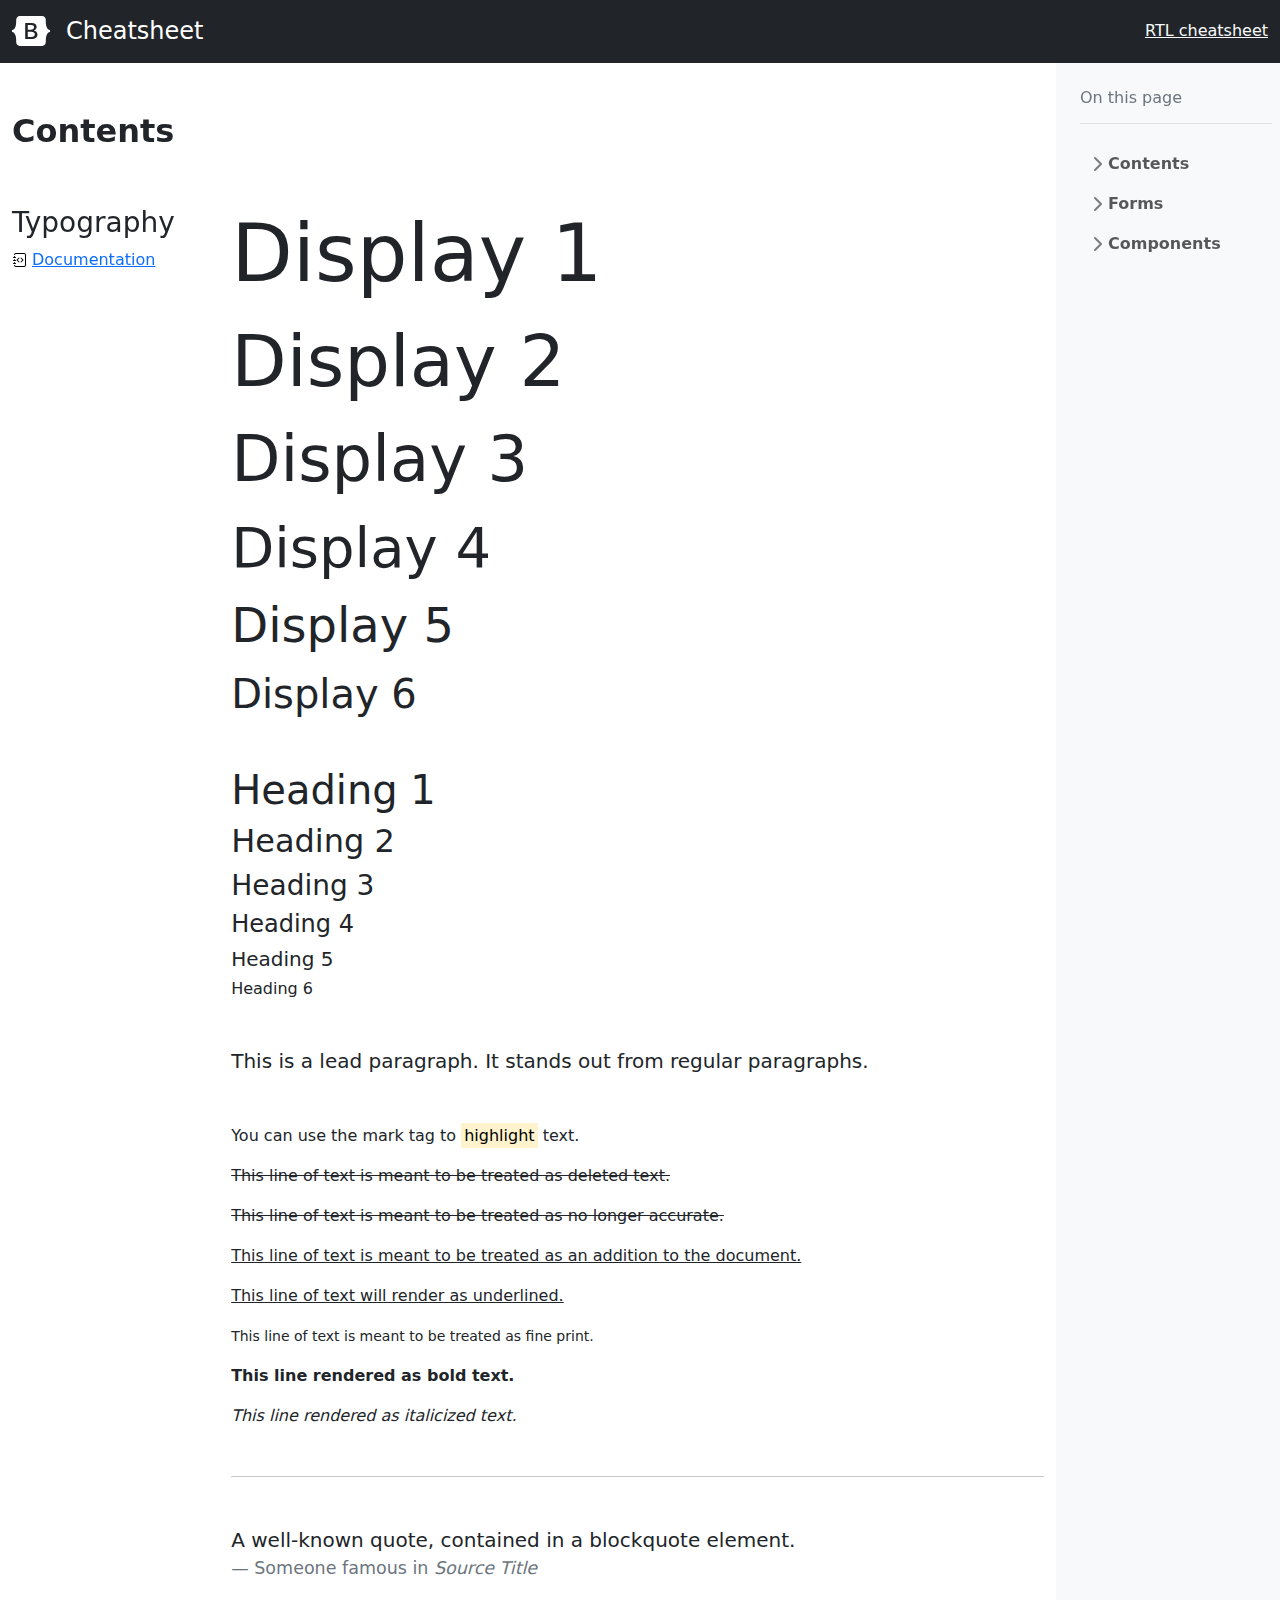
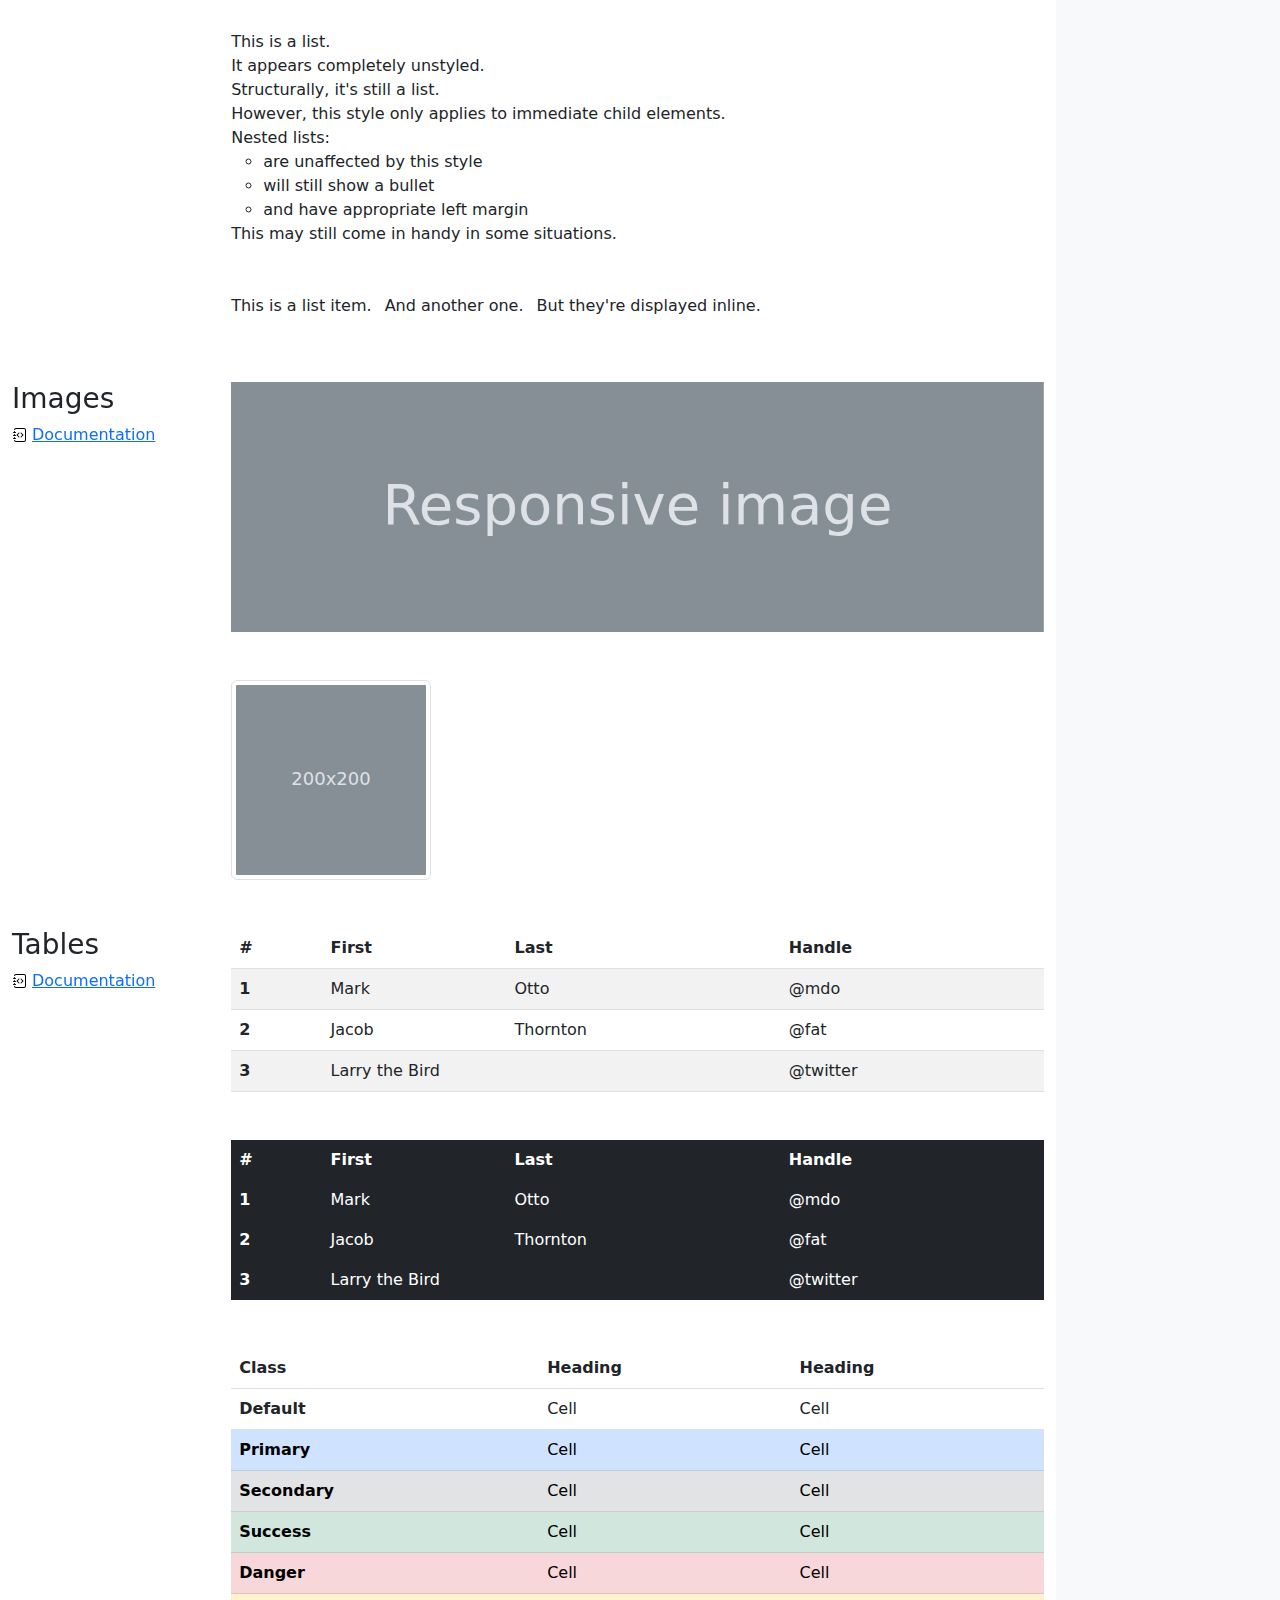
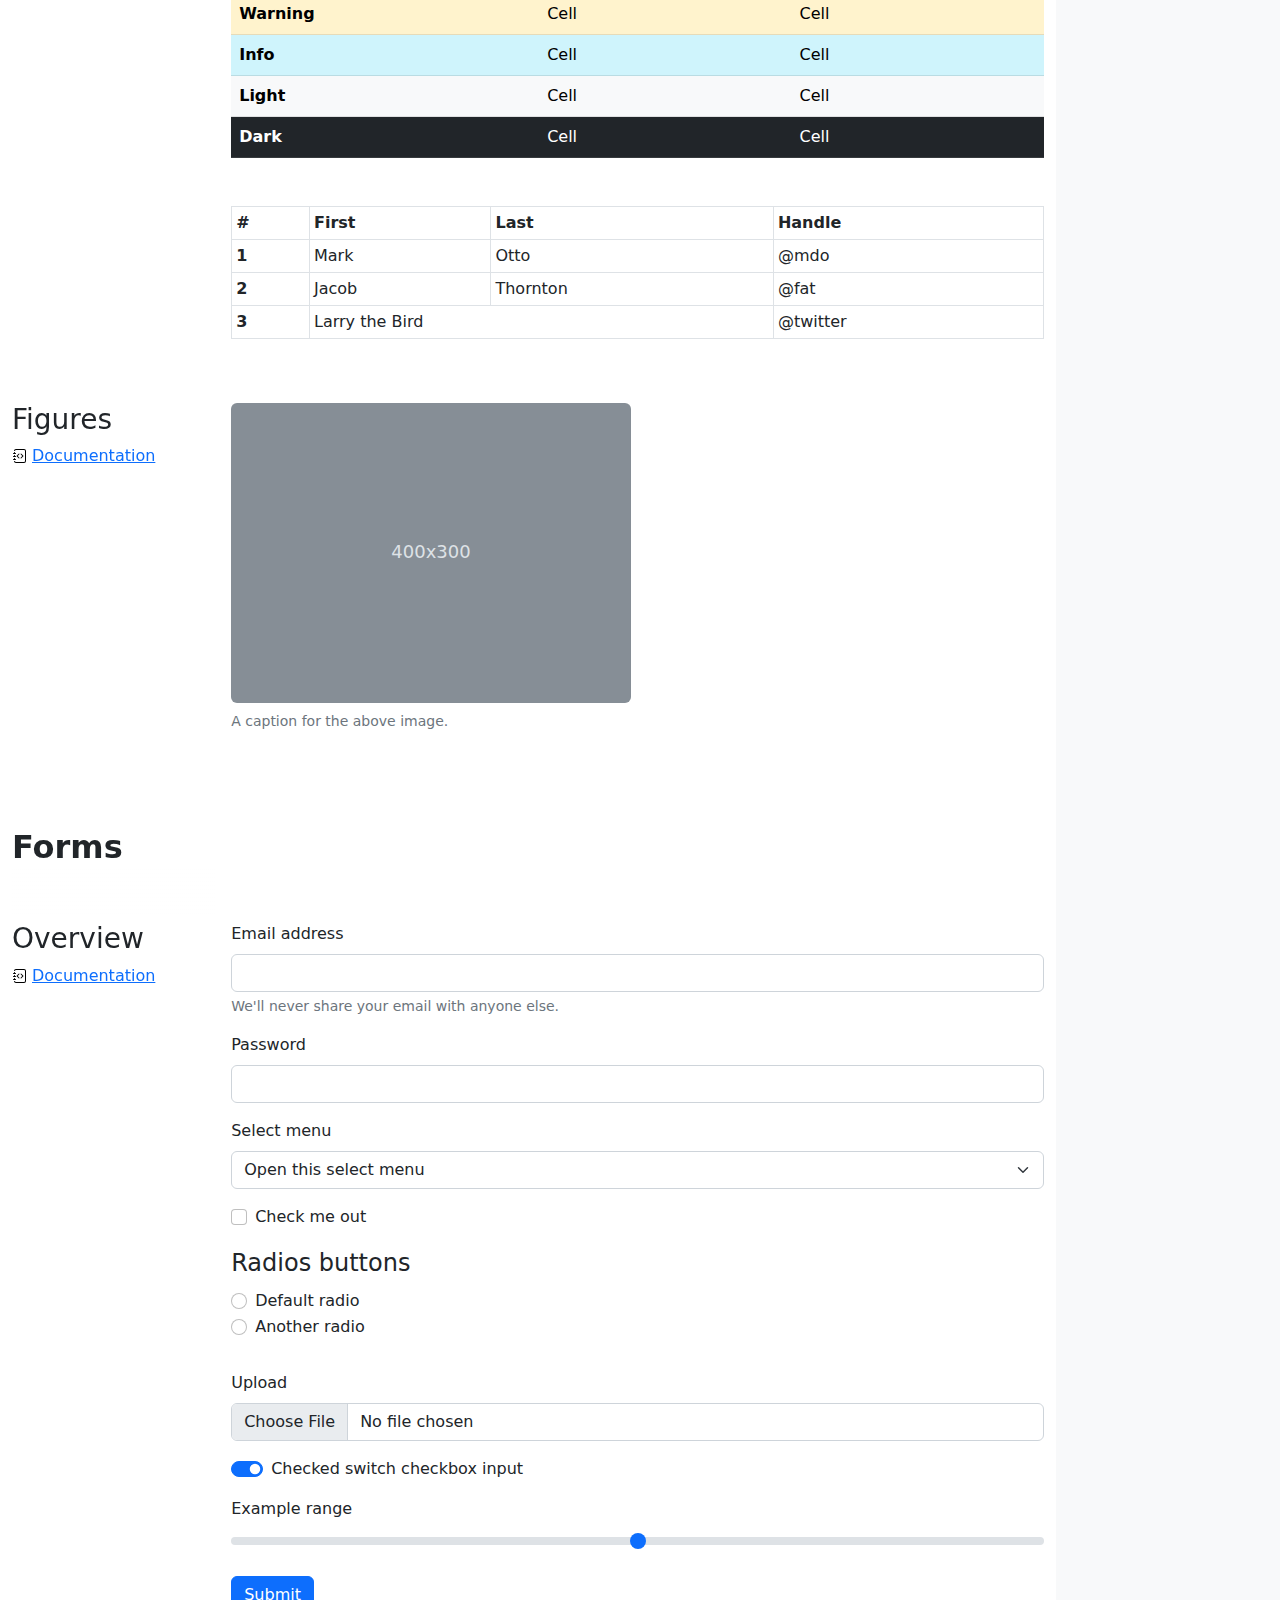
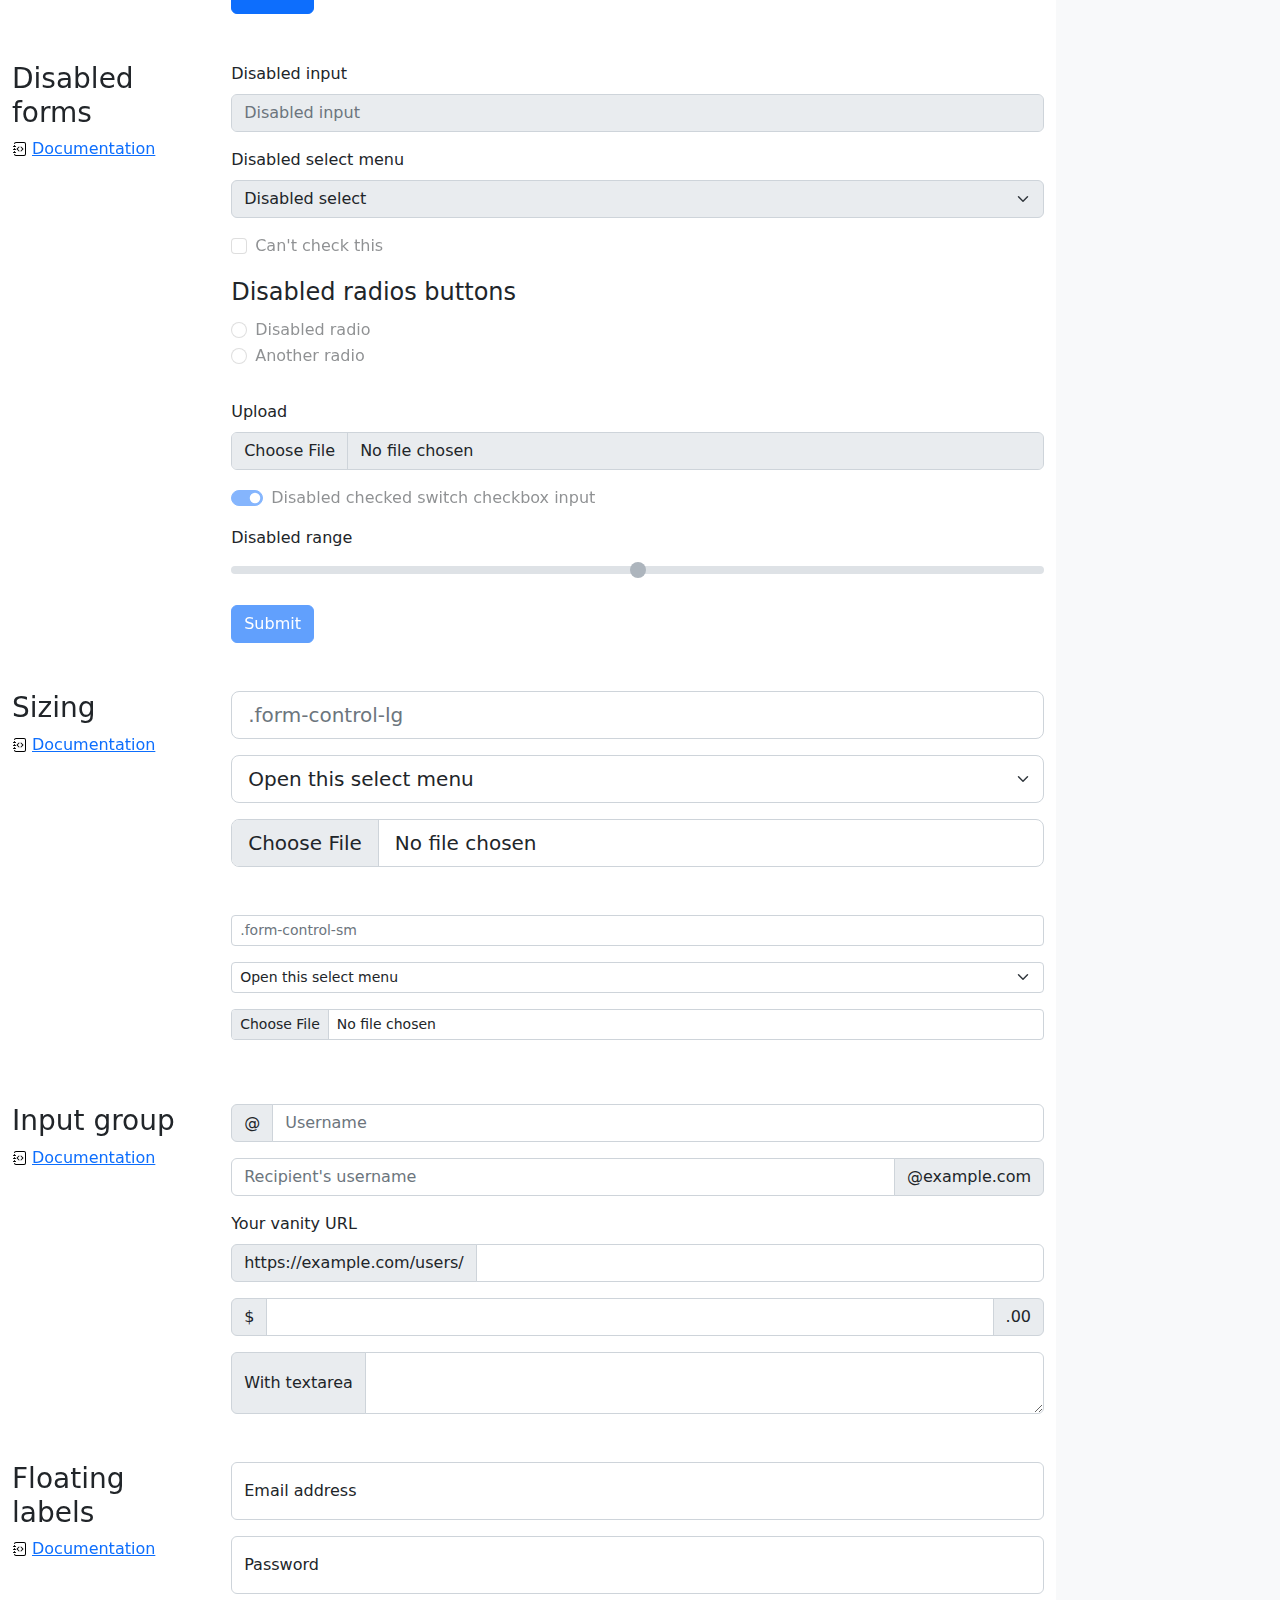
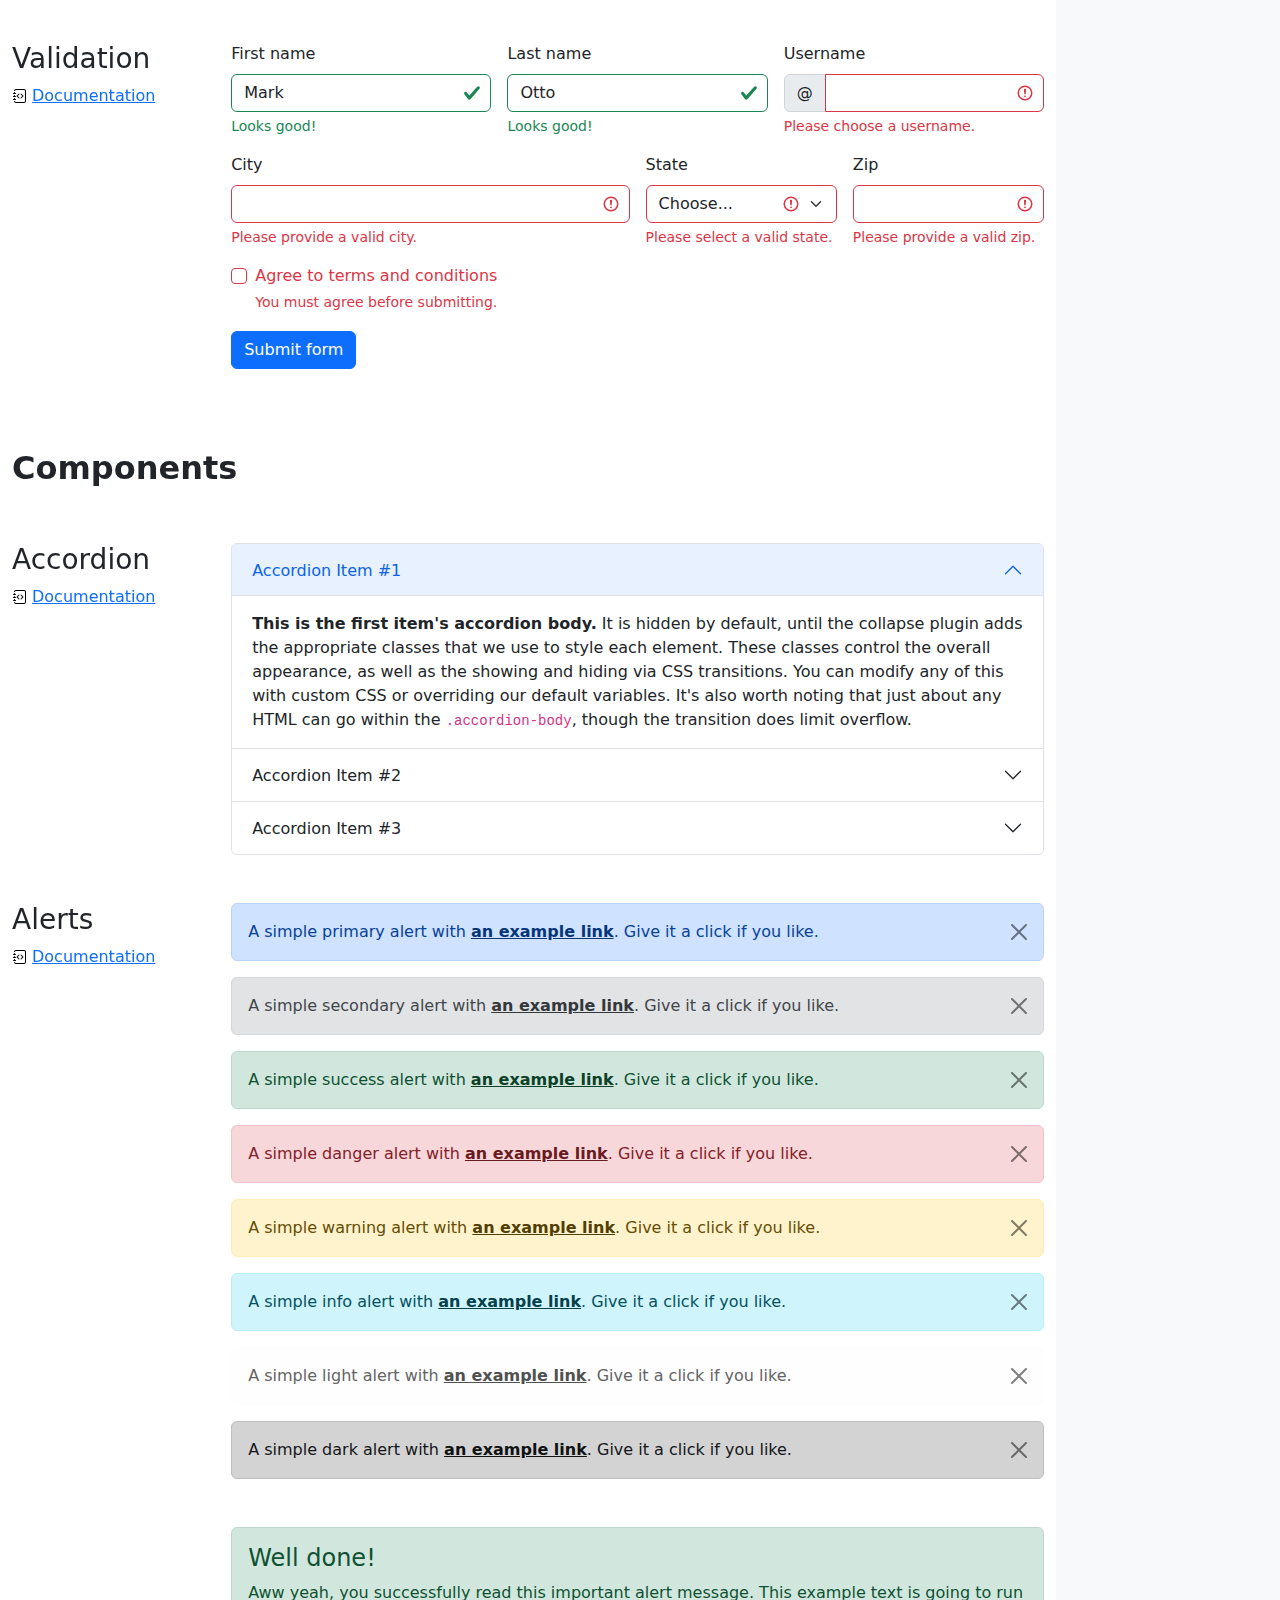
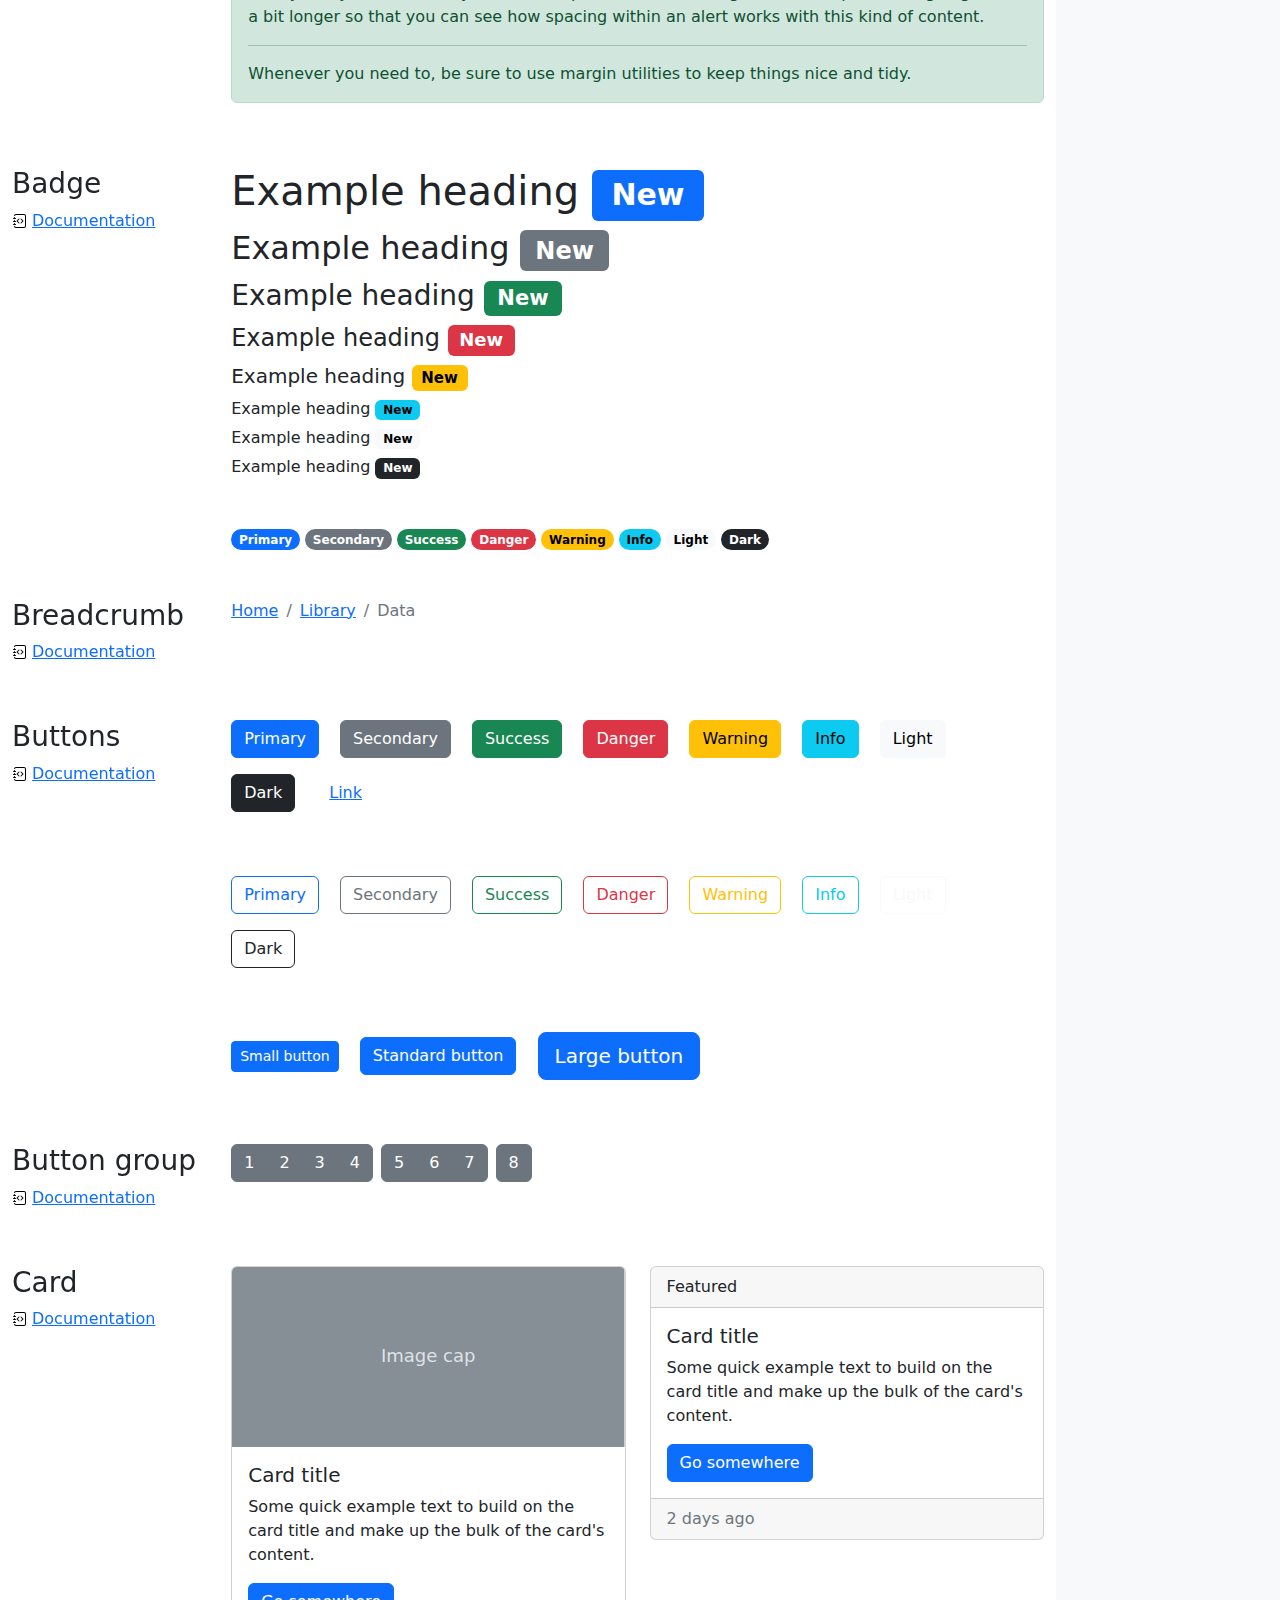
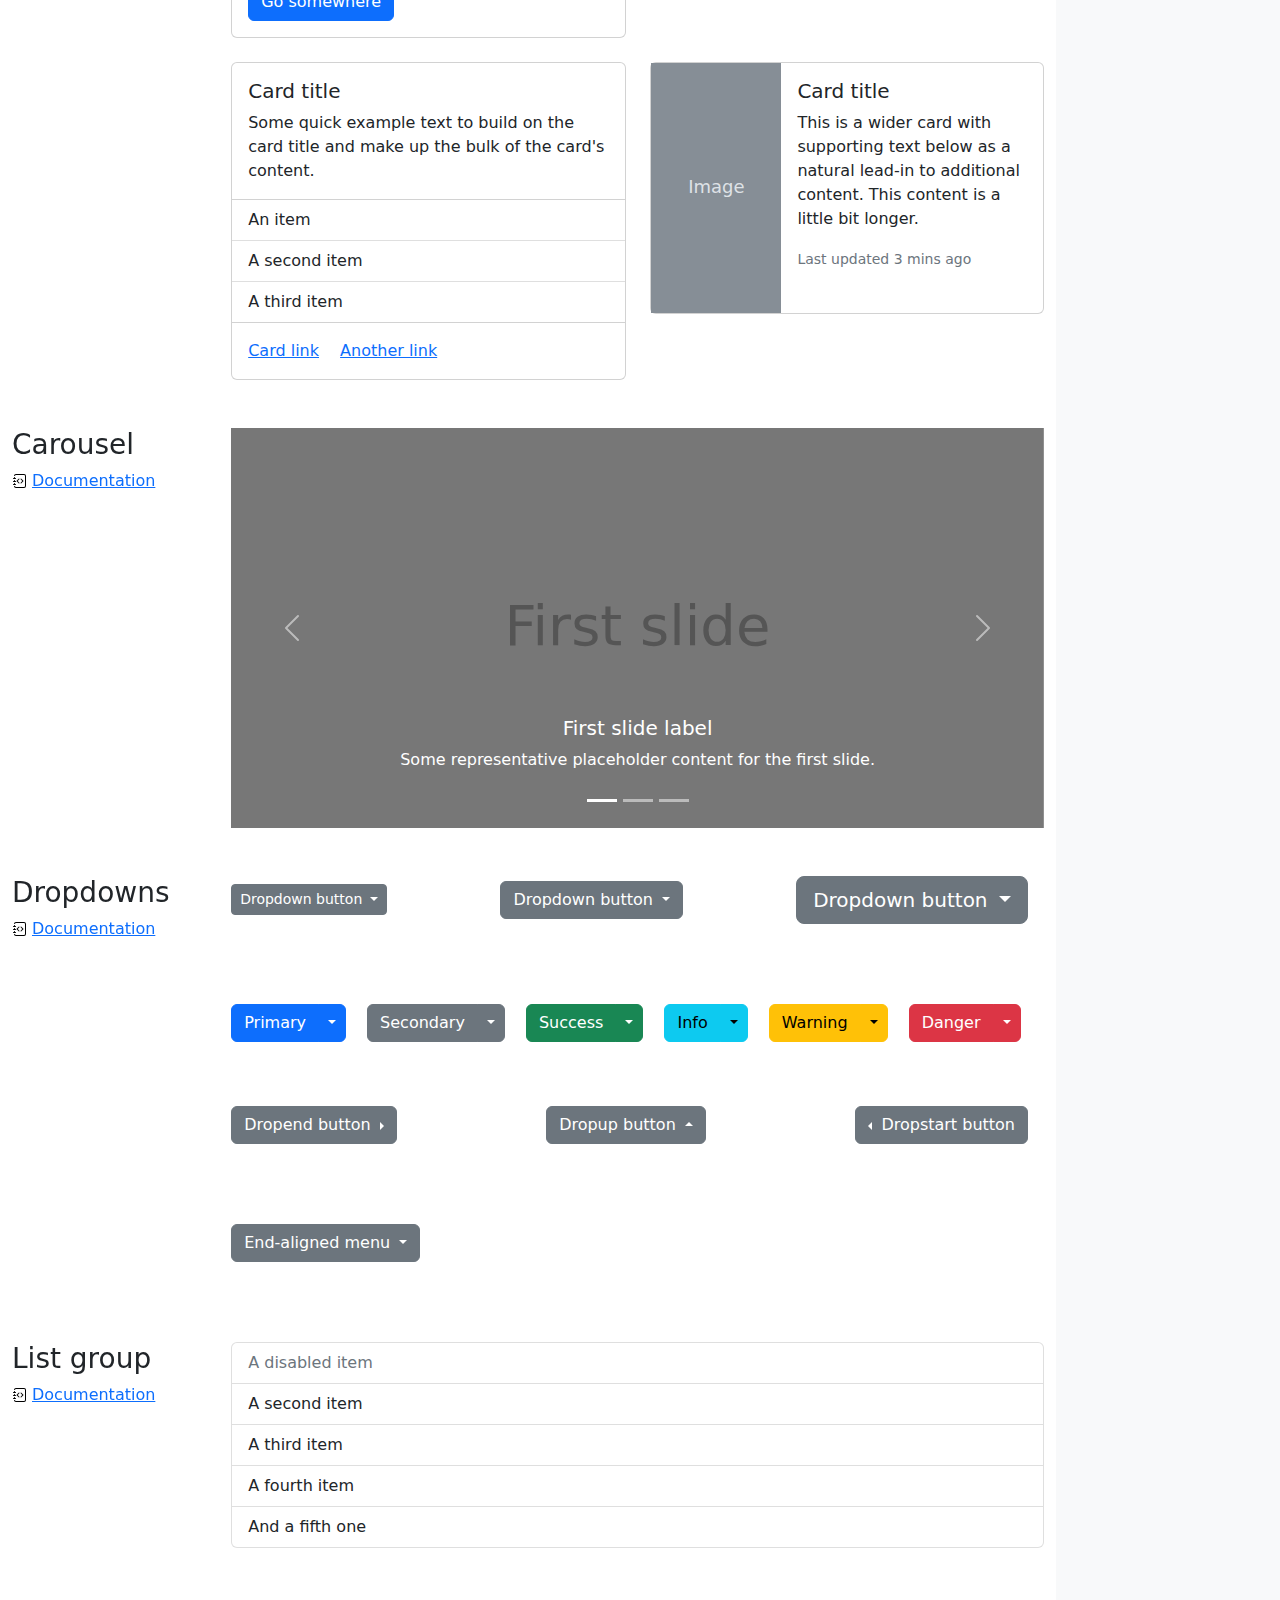
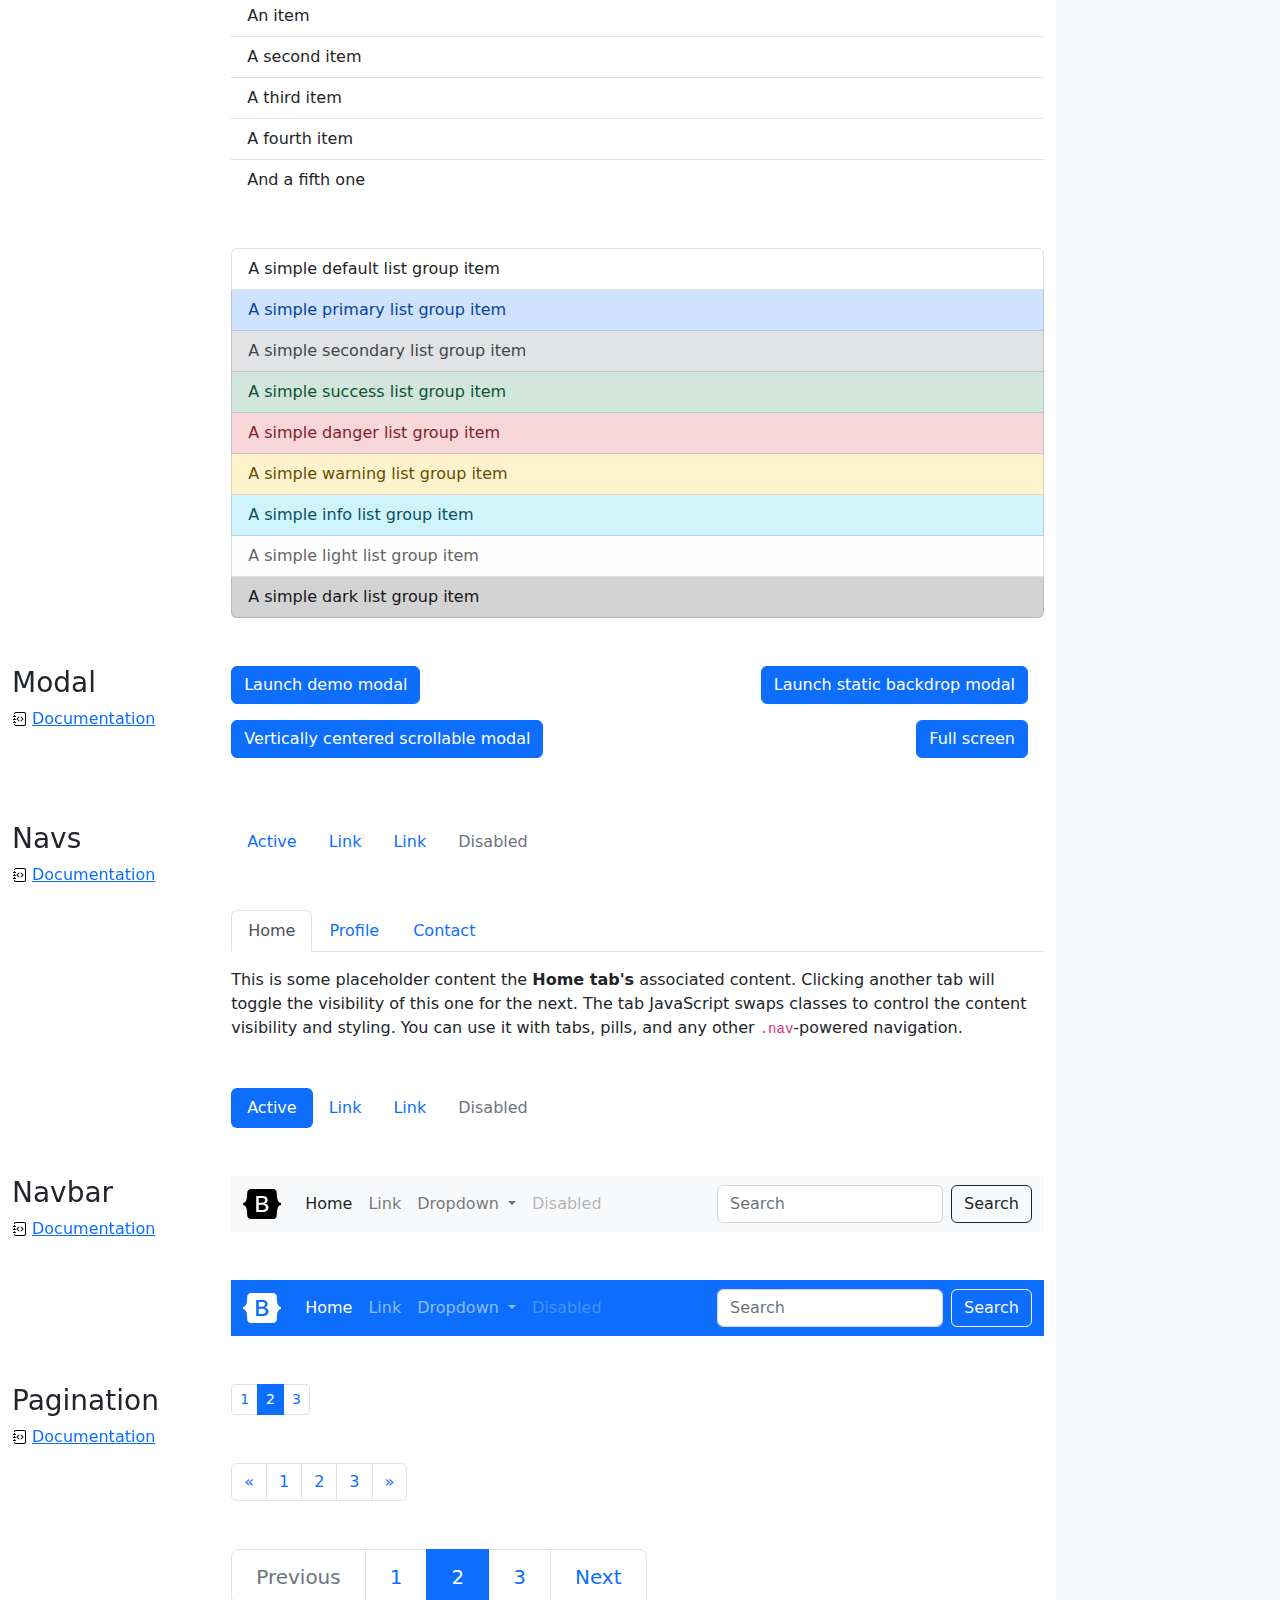
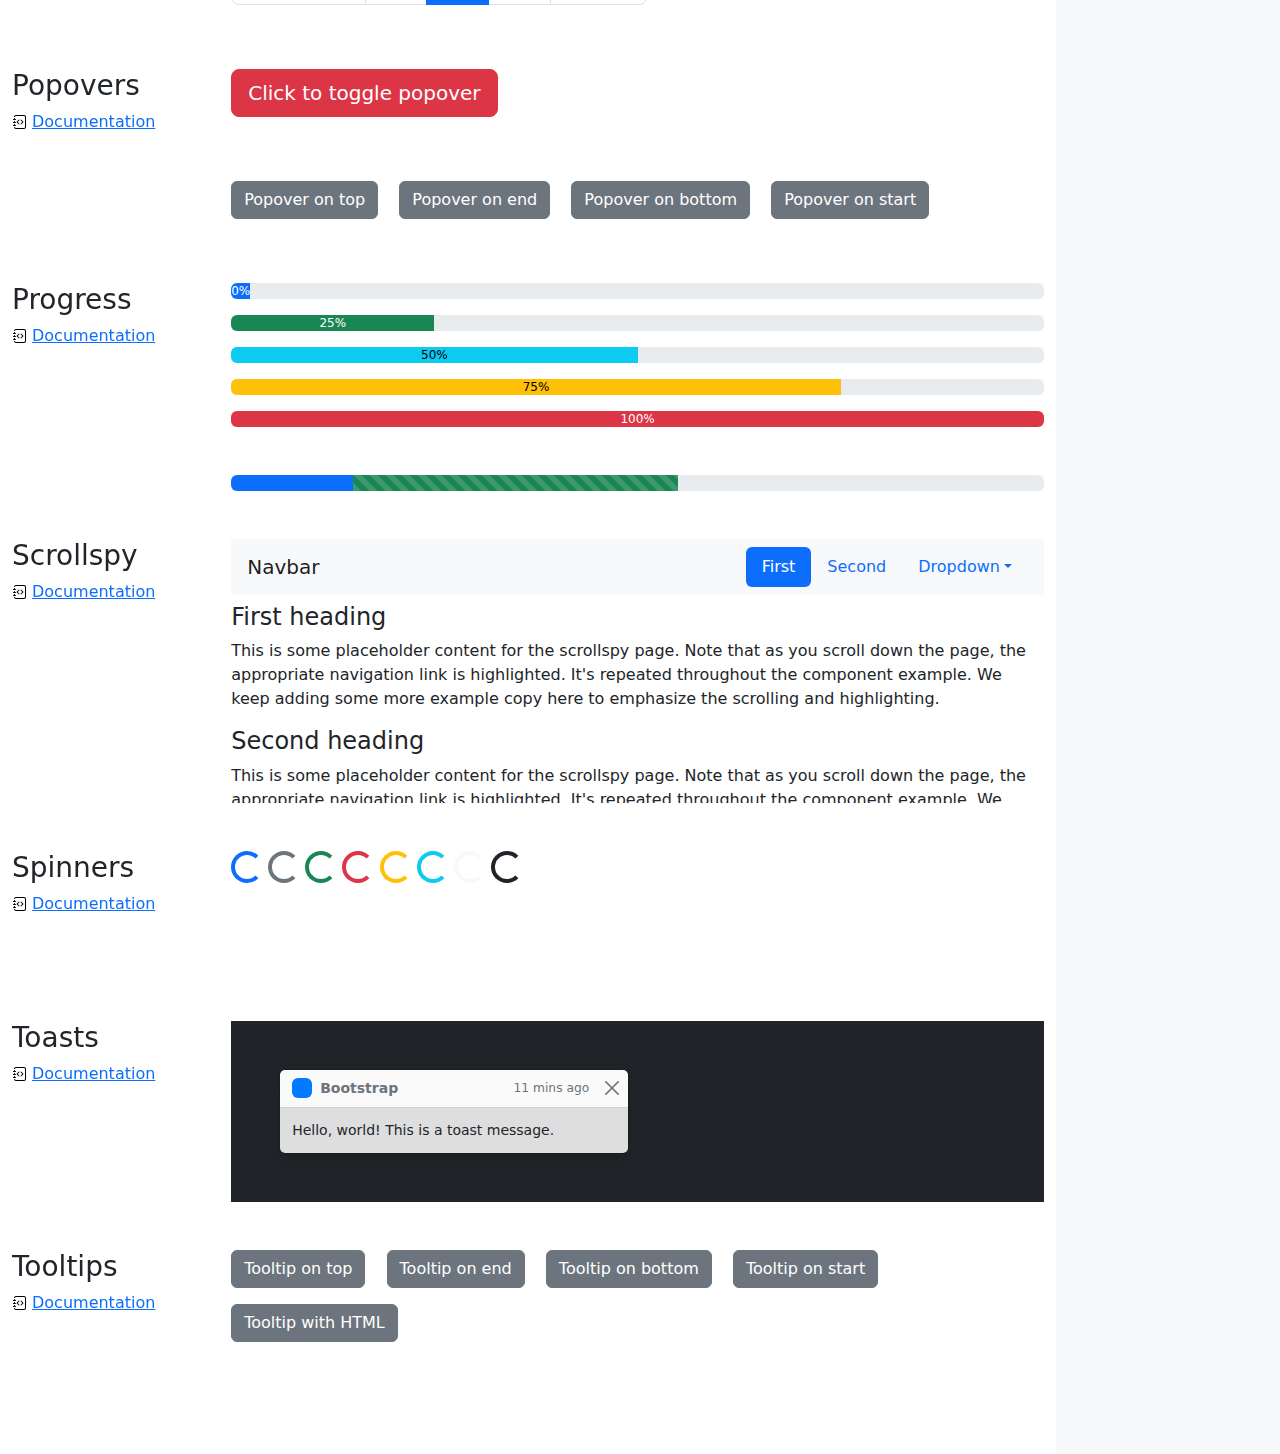
<file: bootstrap-5.2.2-examples/cheatsheet/index.html>
<!doctype html>
<html lang="en">
  <head>
    <meta charset="utf-8">
    <meta name="viewport" content="width=device-width, initial-scale=1">
    <meta name="description" content="">
    <meta name="author" content="Mark Otto, Jacob Thornton, and Bootstrap contributors">
    <meta name="generator" content="Hugo 0.104.2">
    <title>Cheatsheet · Bootstrap v5.2</title>

    <link rel="canonical" href="https://getbootstrap.com/docs/5.2/examples/cheatsheet/">

    

    

<link href="../assets/dist/css/bootstrap.min.css" rel="stylesheet">

    <style>
      .bd-placeholder-img {
        font-size: 1.125rem;
        text-anchor: middle;
        -webkit-user-select: none;
        -moz-user-select: none;
        user-select: none;
      }

      @media (min-width: 768px) {
        .bd-placeholder-img-lg {
          font-size: 3.5rem;
        }
      }

      .b-example-divider {
        height: 3rem;
        background-color: rgba(0, 0, 0, .1);
        border: solid rgba(0, 0, 0, .15);
        border-width: 1px 0;
        box-shadow: inset 0 .5em 1.5em rgba(0, 0, 0, .1), inset 0 .125em .5em rgba(0, 0, 0, .15);
      }

      .b-example-vr {
        flex-shrink: 0;
        width: 1.5rem;
        height: 100vh;
      }

      .bi {
        vertical-align: -.125em;
        fill: currentColor;
      }

      .nav-scroller {
        position: relative;
        z-index: 2;
        height: 2.75rem;
        overflow-y: hidden;
      }

      .nav-scroller .nav {
        display: flex;
        flex-wrap: nowrap;
        padding-bottom: 1rem;
        margin-top: -1px;
        overflow-x: auto;
        text-align: center;
        white-space: nowrap;
        -webkit-overflow-scrolling: touch;
      }
    </style>

    
    <!-- Custom styles for this template -->
    <link href="cheatsheet.css" rel="stylesheet">
  </head>
  <body class="bg-light">
    
<header class="bd-header bg-dark py-3 d-flex align-items-stretch border-bottom border-dark">
  <div class="container-fluid d-flex align-items-center">
    <h1 class="d-flex align-items-center fs-4 text-white mb-0">
      <img src="../assets/brand/bootstrap-logo-white.svg" width="38" height="30" class="me-3" alt="Bootstrap">
      Cheatsheet
    </h1>
    <a href="../examples/cheatsheet-rtl/" class="ms-auto link-light" hreflang="ar">RTL cheatsheet</a>
  </div>
</header>
<aside class="bd-aside sticky-xl-top text-muted align-self-start mb-3 mb-xl-5 px-2">
  <h2 class="h6 pt-4 pb-3 mb-4 border-bottom">On this page</h2>
  <nav class="small" id="toc">
    <ul class="list-unstyled">
      <li class="my-2">
        <button class="btn d-inline-flex align-items-center collapsed border-0" data-bs-toggle="collapse" aria-expanded="false" data-bs-target="#contents-collapse" aria-controls="contents-collapse">Contents</button>
        <ul class="list-unstyled ps-3 collapse" id="contents-collapse">
          <li><a class="d-inline-flex align-items-center rounded text-decoration-none" href="#typography">Typography</a></li>
          <li><a class="d-inline-flex align-items-center rounded text-decoration-none" href="#images">Images</a></li>
          <li><a class="d-inline-flex align-items-center rounded text-decoration-none" href="#tables">Tables</a></li>
          <li><a class="d-inline-flex align-items-center rounded text-decoration-none" href="#figures">Figures</a></li>
        </ul>
      </li>
      <li class="my-2">
        <button class="btn d-inline-flex align-items-center collapsed border-0" data-bs-toggle="collapse" aria-expanded="false" data-bs-target="#forms-collapse" aria-controls="forms-collapse">Forms</button>
        <ul class="list-unstyled ps-3 collapse" id="forms-collapse">
          <li><a class="d-inline-flex align-items-center rounded text-decoration-none" href="#overview">Overview</a></li>
          <li><a class="d-inline-flex align-items-center rounded text-decoration-none" href="#disabled-forms">Disabled forms</a></li>
          <li><a class="d-inline-flex align-items-center rounded text-decoration-none" href="#sizing">Sizing</a></li>
          <li><a class="d-inline-flex align-items-center rounded text-decoration-none" href="#input-group">Input group</a></li>
          <li><a class="d-inline-flex align-items-center rounded text-decoration-none" href="#floating-labels">Floating labels</a></li>
          <li><a class="d-inline-flex align-items-center rounded text-decoration-none" href="#validation">Validation</a></li>
        </ul>
      </li>
      <li class="my-2">
        <button class="btn d-inline-flex align-items-center collapsed border-0" data-bs-toggle="collapse" aria-expanded="false" data-bs-target="#components-collapse" aria-controls="components-collapse">Components</button>
        <ul class="list-unstyled ps-3 collapse" id="components-collapse">
          <li><a class="d-inline-flex align-items-center rounded text-decoration-none" href="#accordion">Accordion</a></li>
          <li><a class="d-inline-flex align-items-center rounded text-decoration-none" href="#alerts">Alerts</a></li>
          <li><a class="d-inline-flex align-items-center rounded text-decoration-none" href="#badge">Badge</a></li>
          <li><a class="d-inline-flex align-items-center rounded text-decoration-none" href="#breadcrumb">Breadcrumb</a></li>
          <li><a class="d-inline-flex align-items-center rounded text-decoration-none" href="#buttons">Buttons</a></li>
          <li><a class="d-inline-flex align-items-center rounded text-decoration-none" href="#button-group">Button group</a></li>
          <li><a class="d-inline-flex align-items-center rounded text-decoration-none" href="#card">Card</a></li>
          <li><a class="d-inline-flex align-items-center rounded text-decoration-none" href="#carousel">Carousel</a></li>
          <li><a class="d-inline-flex align-items-center rounded text-decoration-none" href="#dropdowns">Dropdowns</a></li>
          <li><a class="d-inline-flex align-items-center rounded text-decoration-none" href="#list-group">List group</a></li>
          <li><a class="d-inline-flex align-items-center rounded text-decoration-none" href="#modal">Modal</a></li>
          <li><a class="d-inline-flex align-items-center rounded text-decoration-none" href="#navs">Navs</a></li>
          <li><a class="d-inline-flex align-items-center rounded text-decoration-none" href="#navbar">Navbar</a></li>
          <li><a class="d-inline-flex align-items-center rounded text-decoration-none" href="#pagination">Pagination</a></li>
          <li><a class="d-inline-flex align-items-center rounded text-decoration-none" href="#popovers">Popovers</a></li>
          <li><a class="d-inline-flex align-items-center rounded text-decoration-none" href="#progress">Progress</a></li>
          <li><a class="d-inline-flex align-items-center rounded text-decoration-none" href="#scrollspy">Scrollspy</a></li>
          <li><a class="d-inline-flex align-items-center rounded text-decoration-none" href="#spinners">Spinners</a></li>
          <li><a class="d-inline-flex align-items-center rounded text-decoration-none" href="#toasts">Toasts</a></li>
          <li><a class="d-inline-flex align-items-center rounded text-decoration-none" href="#tooltips">Tooltips</a></li>
        </ul>
      </li>
    </ul>
  </nav>
</aside>
<div class="bd-cheatsheet container-fluid bg-body">
  <section id="content">
    <h2 class="sticky-xl-top fw-bold pt-3 pt-xl-5 pb-2 pb-xl-3">Contents</h2>

    <article class="my-3" id="typography">
      <div class="bd-heading sticky-xl-top align-self-start mt-5 mb-3 mt-xl-0 mb-xl-2">
        <h3>Typography</h3>
        <a class="d-flex align-items-center" href="../content/typography/">Documentation</a>
      </div>

      <div>
        <div class="bd-example-snippet bd-code-snippet"><div class="bd-example">
        <p class="display-1">Display 1</p>
        <p class="display-2">Display 2</p>
        <p class="display-3">Display 3</p>
        <p class="display-4">Display 4</p>
        <p class="display-5">Display 5</p>
        <p class="display-6">Display 6</p>
        </div></div>


        <div class="bd-example-snippet bd-code-snippet"><div class="bd-example">
        <p class="h1">Heading 1</p>
        <p class="h2">Heading 2</p>
        <p class="h3">Heading 3</p>
        <p class="h4">Heading 4</p>
        <p class="h5">Heading 5</p>
        <p class="h6">Heading 6</p>
        </div></div>


        <div class="bd-example-snippet bd-code-snippet"><div class="bd-example">
        <p class="lead">
          This is a lead paragraph. It stands out from regular paragraphs.
        </p>
        </div></div>


        <div class="bd-example-snippet bd-code-snippet"><div class="bd-example">
        <p>You can use the mark tag to <mark>highlight</mark> text.</p>
        <p><del>This line of text is meant to be treated as deleted text.</del></p>
        <p><s>This line of text is meant to be treated as no longer accurate.</s></p>
        <p><ins>This line of text is meant to be treated as an addition to the document.</ins></p>
        <p><u>This line of text will render as underlined.</u></p>
        <p><small>This line of text is meant to be treated as fine print.</small></p>
        <p><strong>This line rendered as bold text.</strong></p>
        <p><em>This line rendered as italicized text.</em></p>
        </div></div>


        <div class="bd-example-snippet bd-code-snippet"><div class="bd-example">
        <hr>
        </div></div>


        <div class="bd-example-snippet bd-code-snippet"><div class="bd-example">
        <blockquote class="blockquote">
          <p>A well-known quote, contained in a blockquote element.</p>
          <footer class="blockquote-footer">Someone famous in <cite title="Source Title">Source Title</cite></footer>
        </blockquote>
        </div></div>


        <div class="bd-example-snippet bd-code-snippet"><div class="bd-example">
        <ul class="list-unstyled">
          <li>This is a list.</li>
          <li>It appears completely unstyled.</li>
          <li>Structurally, it's still a list.</li>
          <li>However, this style only applies to immediate child elements.</li>
          <li>Nested lists:
            <ul>
              <li>are unaffected by this style</li>
              <li>will still show a bullet</li>
              <li>and have appropriate left margin</li>
            </ul>
          </li>
          <li>This may still come in handy in some situations.</li>
        </ul>
        </div></div>


        <div class="bd-example-snippet bd-code-snippet"><div class="bd-example">
        <ul class="list-inline">
          <li class="list-inline-item">This is a list item.</li>
          <li class="list-inline-item">And another one.</li>
          <li class="list-inline-item">But they're displayed inline.</li>
        </ul>
        </div></div>

      </div>
    </article>
    <article class="my-3" id="images">
      <div class="bd-heading sticky-xl-top align-self-start mt-5 mb-3 mt-xl-0 mb-xl-2">
        <h3>Images</h3>
        <a class="d-flex align-items-center" href="../content/images/">Documentation</a>
      </div>

      <div>
        <div class="bd-example-snippet bd-code-snippet"><div class="bd-example">
        <svg class="bd-placeholder-img bd-placeholder-img-lg img-fluid" width="100%" height="250" xmlns="http://www.w3.org/2000/svg" role="img" aria-label="Placeholder: Responsive image" preserveAspectRatio="xMidYMid slice" focusable="false"><title>Placeholder</title><rect width="100%" height="100%" fill="#868e96"/><text x="50%" y="50%" fill="#dee2e6" dy=".3em">Responsive image</text></svg>

        </div></div>


        <div class="bd-example-snippet bd-code-snippet"><div class="bd-example">
        <svg class="bd-placeholder-img img-thumbnail" width="200" height="200" xmlns="http://www.w3.org/2000/svg" role="img" aria-label="A generic square placeholder image with a white border around it, making it resemble a photograph taken with an old instant camera: 200x200" preserveAspectRatio="xMidYMid slice" focusable="false"><title>A generic square placeholder image with a white border around it, making it resemble a photograph taken with an old instant camera</title><rect width="100%" height="100%" fill="#868e96"/><text x="50%" y="50%" fill="#dee2e6" dy=".3em">200x200</text></svg>

        </div></div>

      </div>
    </article>
    <article class="my-3" id="tables">
      <div class="bd-heading sticky-xl-top align-self-start mt-5 mb-3 mt-xl-0 mb-xl-2">
        <h3>Tables</h3>
        <a class="d-flex align-items-center" href="../content/tables/">Documentation</a>
      </div>

      <div>
        <div class="bd-example-snippet bd-code-snippet"><div class="bd-example">
        <table class="table table-striped">
          <thead>
          <tr>
            <th scope="col">#</th>
            <th scope="col">First</th>
            <th scope="col">Last</th>
            <th scope="col">Handle</th>
          </tr>
          </thead>
          <tbody>
          <tr>
            <th scope="row">1</th>
            <td>Mark</td>
            <td>Otto</td>
            <td>@mdo</td>
          </tr>
          <tr>
            <th scope="row">2</th>
            <td>Jacob</td>
            <td>Thornton</td>
            <td>@fat</td>
          </tr>
          <tr>
            <th scope="row">3</th>
            <td colspan="2">Larry the Bird</td>
            <td>@twitter</td>
          </tr>
          </tbody>
        </table>
        </div></div>


        <div class="bd-example-snippet bd-code-snippet"><div class="bd-example">
        <table class="table table-dark table-borderless">
          <thead>
          <tr>
            <th scope="col">#</th>
            <th scope="col">First</th>
            <th scope="col">Last</th>
            <th scope="col">Handle</th>
          </tr>
          </thead>
          <tbody>
          <tr>
            <th scope="row">1</th>
            <td>Mark</td>
            <td>Otto</td>
            <td>@mdo</td>
          </tr>
          <tr>
            <th scope="row">2</th>
            <td>Jacob</td>
            <td>Thornton</td>
            <td>@fat</td>
          </tr>
          <tr>
            <th scope="row">3</th>
            <td colspan="2">Larry the Bird</td>
            <td>@twitter</td>
          </tr>
          </tbody>
        </table>
        </div></div>


        <div class="bd-example-snippet bd-code-snippet"><div class="bd-example">
        <table class="table table-hover">
          <thead>
          <tr>
            <th scope="col">Class</th>
            <th scope="col">Heading</th>
            <th scope="col">Heading</th>
          </tr>
          </thead>
          <tbody>
          <tr>
            <th scope="row">Default</th>
            <td>Cell</td>
            <td>Cell</td>
          </tr>
          
          <tr class="table-primary">
            <th scope="row">Primary</th>
            <td>Cell</td>
            <td>Cell</td>
          </tr>
          <tr class="table-secondary">
            <th scope="row">Secondary</th>
            <td>Cell</td>
            <td>Cell</td>
          </tr>
          <tr class="table-success">
            <th scope="row">Success</th>
            <td>Cell</td>
            <td>Cell</td>
          </tr>
          <tr class="table-danger">
            <th scope="row">Danger</th>
            <td>Cell</td>
            <td>Cell</td>
          </tr>
          <tr class="table-warning">
            <th scope="row">Warning</th>
            <td>Cell</td>
            <td>Cell</td>
          </tr>
          <tr class="table-info">
            <th scope="row">Info</th>
            <td>Cell</td>
            <td>Cell</td>
          </tr>
          <tr class="table-light">
            <th scope="row">Light</th>
            <td>Cell</td>
            <td>Cell</td>
          </tr>
          <tr class="table-dark">
            <th scope="row">Dark</th>
            <td>Cell</td>
            <td>Cell</td>
          </tr>
          </tbody>
        </table>
        </div></div>


        <div class="bd-example-snippet bd-code-snippet"><div class="bd-example">
        <table class="table table-sm table-bordered">
          <thead>
          <tr>
            <th scope="col">#</th>
            <th scope="col">First</th>
            <th scope="col">Last</th>
            <th scope="col">Handle</th>
          </tr>
          </thead>
          <tbody>
          <tr>
            <th scope="row">1</th>
            <td>Mark</td>
            <td>Otto</td>
            <td>@mdo</td>
          </tr>
          <tr>
            <th scope="row">2</th>
            <td>Jacob</td>
            <td>Thornton</td>
            <td>@fat</td>
          </tr>
          <tr>
            <th scope="row">3</th>
            <td colspan="2">Larry the Bird</td>
            <td>@twitter</td>
          </tr>
          </tbody>
        </table>
        </div></div>

      </div>
    </article>
    <article class="my-3" id="figures">
      <div class="bd-heading sticky-xl-top align-self-start mt-5 mb-3 mt-xl-0 mb-xl-2">
        <h3>Figures</h3>
        <a class="d-flex align-items-center" href="../content/figures/">Documentation</a>
      </div>

      <div>
        <div class="bd-example-snippet bd-code-snippet"><div class="bd-example">
        <figure class="figure">
          <svg class="bd-placeholder-img figure-img img-fluid rounded" width="400" height="300" xmlns="http://www.w3.org/2000/svg" role="img" aria-label="Placeholder: 400x300" preserveAspectRatio="xMidYMid slice" focusable="false"><title>Placeholder</title><rect width="100%" height="100%" fill="#868e96"/><text x="50%" y="50%" fill="#dee2e6" dy=".3em">400x300</text></svg>

          <figcaption class="figure-caption">A caption for the above image.</figcaption>
        </figure>
        </div></div>

      </div>
    </article>
  </section>

  <section id="forms">
    <h2 class="sticky-xl-top fw-bold pt-3 pt-xl-5 pb-2 pb-xl-3">Forms</h2>

    <article class="my-3" id="overview">
      <div class="bd-heading sticky-xl-top align-self-start mt-5 mb-3 mt-xl-0 mb-xl-2">
        <h3>Overview</h3>
        <a class="d-flex align-items-center" href="../forms/overview/">Documentation</a>
      </div>

      <div>
        <div class="bd-example-snippet bd-code-snippet"><div class="bd-example">
        <form>
          <div class="mb-3">
            <label for="exampleInputEmail1" class="form-label">Email address</label>
            <input type="email" class="form-control" id="exampleInputEmail1" aria-describedby="emailHelp">
            <div id="emailHelp" class="form-text">We'll never share your email with anyone else.</div>
          </div>
          <div class="mb-3">
            <label for="exampleInputPassword1" class="form-label">Password</label>
            <input type="password" class="form-control" id="exampleInputPassword1">
          </div>
          <div class="mb-3">
            <label for="exampleSelect" class="form-label">Select menu</label>
            <select class="form-select" id="exampleSelect">
              <option selected>Open this select menu</option>
              <option value="1">One</option>
              <option value="2">Two</option>
              <option value="3">Three</option>
            </select>
          </div>
          <div class="mb-3 form-check">
            <input type="checkbox" class="form-check-input" id="exampleCheck1">
            <label class="form-check-label" for="exampleCheck1">Check me out</label>
          </div>
          <fieldset class="mb-3">
            <legend>Radios buttons</legend>
            <div class="form-check">
              <input type="radio" name="radios" class="form-check-input" id="exampleRadio1">
              <label class="form-check-label" for="exampleRadio1">Default radio</label>
            </div>
            <div class="mb-3 form-check">
              <input type="radio" name="radios" class="form-check-input" id="exampleRadio2">
              <label class="form-check-label" for="exampleRadio2">Another radio</label>
            </div>
          </fieldset>
          <div class="mb-3">
            <label class="form-label" for="customFile">Upload</label>
            <input type="file" class="form-control" id="customFile">
          </div>
          <div class="mb-3 form-check form-switch">
            <input class="form-check-input" type="checkbox" role="switch" id="flexSwitchCheckChecked" checked>
            <label class="form-check-label" for="flexSwitchCheckChecked">Checked switch checkbox input</label>
          </div>
          <div class="mb-3">
            <label for="customRange3" class="form-label">Example range</label>
            <input type="range" class="form-range" min="0" max="5" step="0.5" id="customRange3">
          </div>
          <button type="submit" class="btn btn-primary">Submit</button>
        </form>
        </div></div>

      </div>
    </article>
    <article class="my-3" id="disabled-forms">
      <div class="bd-heading sticky-xl-top align-self-start mt-5 mb-3 mt-xl-0 mb-xl-2">
        <h3>Disabled forms</h3>
        <a class="d-flex align-items-center" href="../forms/overview/#disabled-forms">Documentation</a>
      </div>

      <div>
        <div class="bd-example-snippet bd-code-snippet"><div class="bd-example">
        <form>
          <fieldset disabled aria-label="Disabled fieldset example">
            <div class="mb-3">
              <label for="disabledTextInput" class="form-label">Disabled input</label>
              <input type="text" id="disabledTextInput" class="form-control" placeholder="Disabled input">
            </div>
            <div class="mb-3">
              <label for="disabledSelect" class="form-label">Disabled select menu</label>
              <select id="disabledSelect" class="form-select">
                <option>Disabled select</option>
              </select>
            </div>
            <div class="mb-3">
              <div class="form-check">
                <input class="form-check-input" type="checkbox" id="disabledFieldsetCheck" disabled>
                <label class="form-check-label" for="disabledFieldsetCheck">
                  Can't check this
                </label>
              </div>
            </div>
            <fieldset class="mb-3">
              <legend>Disabled radios buttons</legend>
              <div class="form-check">
                <input type="radio" name="radios" class="form-check-input" id="disabledRadio1" disabled>
                <label class="form-check-label" for="disabledRadio1">Disabled radio</label>
              </div>
              <div class="mb-3 form-check">
                <input type="radio" name="radios" class="form-check-input" id="disabledRadio2" disabled>
                <label class="form-check-label" for="disabledRadio2">Another radio</label>
              </div>
            </fieldset>
            <div class="mb-3">
              <label class="form-label" for="disabledCustomFile">Upload</label>
              <input type="file" class="form-control" id="disabledCustomFile" disabled>
            </div>
            <div class="mb-3 form-check form-switch">
              <input class="form-check-input" type="checkbox" role="switch" id="disabledSwitchCheckChecked" checked disabled>
              <label class="form-check-label" for="disabledSwitchCheckChecked">Disabled checked switch checkbox input</label>
            </div>
            <div class="mb-3">
              <label for="disabledRange" class="form-label">Disabled range</label>
              <input type="range" class="form-range" min="0" max="5" step="0.5" id="disabledRange">
            </div>
            <button type="submit" class="btn btn-primary">Submit</button>
          </fieldset>
        </form>
        </div></div>

      </div>
    </article>
    <article class="my-3" id="sizing">
      <div class="bd-heading sticky-xl-top align-self-start mt-5 mb-3 mt-xl-0 mb-xl-2">
        <h3>Sizing</h3>
        <a class="d-flex align-items-center" href="../forms/form-control/#sizing">Documentation</a>
      </div>

      <div>
        <div class="bd-example-snippet bd-code-snippet"><div class="bd-example">
        <div class="mb-3">
          <input class="form-control form-control-lg" type="text" placeholder=".form-control-lg" aria-label=".form-control-lg example">
        </div>
        <div class="mb-3">
          <select class="form-select form-select-lg" aria-label=".form-select-lg example">
            <option selected>Open this select menu</option>
            <option value="1">One</option>
            <option value="2">Two</option>
            <option value="3">Three</option>
          </select>
        </div>
        <div class="mb-3">
          <input type="file" class="form-control form-control-lg" aria-label="Large file input example">
        </div>
        </div></div>


        <div class="bd-example-snippet bd-code-snippet"><div class="bd-example">
        <div class="mb-3">
          <input class="form-control form-control-sm" type="text" placeholder=".form-control-sm" aria-label=".form-control-sm example">
        </div>
        <div class="mb-3">
          <select class="form-select form-select-sm" aria-label=".form-select-sm example">
            <option selected>Open this select menu</option>
            <option value="1">One</option>
            <option value="2">Two</option>
            <option value="3">Three</option>
          </select>
        </div>
        <div class="mb-3">
          <input type="file" class="form-control form-control-sm" aria-label="Small file input example">
        </div>
        </div></div>

      </div>
    </article>
    <article class="my-3" id="input-group">
      <div class="bd-heading sticky-xl-top align-self-start mt-5 mb-3 mt-xl-0 mb-xl-2">
        <h3>Input group</h3>
        <a class="d-flex align-items-center" href="../forms/input-group/">Documentation</a>
      </div>

      <div>
        <div class="bd-example-snippet bd-code-snippet"><div class="bd-example">
        <div class="input-group mb-3">
          <span class="input-group-text" id="basic-addon1">@</span>
          <input type="text" class="form-control" placeholder="Username" aria-label="Username" aria-describedby="basic-addon1">
        </div>
        <div class="input-group mb-3">
          <input type="text" class="form-control" placeholder="Recipient's username" aria-label="Recipient's username" aria-describedby="basic-addon2">
          <span class="input-group-text" id="basic-addon2">@example.com</span>
        </div>
        <label for="basic-url" class="form-label">Your vanity URL</label>
        <div class="input-group mb-3">
          <span class="input-group-text" id="basic-addon3">https://example.com/users/</span>
          <input type="text" class="form-control" id="basic-url" aria-describedby="basic-addon3">
        </div>
        <div class="input-group mb-3">
          <span class="input-group-text">$</span>
          <input type="text" class="form-control" aria-label="Amount (to the nearest dollar)">
          <span class="input-group-text">.00</span>
        </div>
        <div class="input-group">
          <span class="input-group-text">With textarea</span>
          <textarea class="form-control" aria-label="With textarea"></textarea>
        </div>
        </div></div>

      </div>
    </article>
    <article class="my-3" id="floating-labels">
      <div class="bd-heading sticky-xl-top align-self-start mt-5 mb-3 mt-xl-0 mb-xl-2">
        <h3>Floating labels</h3>
        <a class="d-flex align-items-center" href="../forms/floating-labels/">Documentation</a>
      </div>

      <div>
        <div class="bd-example-snippet bd-code-snippet"><div class="bd-example">
        <form>
          <div class="form-floating mb-3">
            <input type="email" class="form-control" id="floatingInput" placeholder="name@example.com">
            <label for="floatingInput">Email address</label>
          </div>
          <div class="form-floating">
            <input type="password" class="form-control" id="floatingPassword" placeholder="Password">
            <label for="floatingPassword">Password</label>
          </div>
        </form>
        </div></div>

      </div>
    </article>
    <article class="my-3" id="validation">
      <div class="bd-heading sticky-xl-top align-self-start mt-5 mb-3 mt-xl-0 mb-xl-2">
        <h3>Validation</h3>
        <a class="d-flex align-items-center" href="../forms/validation/">Documentation</a>
      </div>

      <div>
        <div class="bd-example-snippet bd-code-snippet"><div class="bd-example">
        <form class="row g-3">
          <div class="col-md-4">
            <label for="validationServer01" class="form-label">First name</label>
            <input type="text" class="form-control is-valid" id="validationServer01" value="Mark" required>
            <div class="valid-feedback">
              Looks good!
            </div>
          </div>
          <div class="col-md-4">
            <label for="validationServer02" class="form-label">Last name</label>
            <input type="text" class="form-control is-valid" id="validationServer02" value="Otto" required>
            <div class="valid-feedback">
              Looks good!
            </div>
          </div>
          <div class="col-md-4">
            <label for="validationServerUsername" class="form-label">Username</label>
            <div class="input-group has-validation">
              <span class="input-group-text" id="inputGroupPrepend3">@</span>
              <input type="text" class="form-control is-invalid" id="validationServerUsername" aria-describedby="inputGroupPrepend3" required>
              <div class="invalid-feedback">
                Please choose a username.
              </div>
            </div>
          </div>
          <div class="col-md-6">
            <label for="validationServer03" class="form-label">City</label>
            <input type="text" class="form-control is-invalid" id="validationServer03" required>
            <div class="invalid-feedback">
              Please provide a valid city.
            </div>
          </div>
          <div class="col-md-3">
            <label for="validationServer04" class="form-label">State</label>
            <select class="form-select is-invalid" id="validationServer04" required>
              <option selected disabled value="">Choose...</option>
              <option>...</option>
            </select>
            <div class="invalid-feedback">
              Please select a valid state.
            </div>
          </div>
          <div class="col-md-3">
            <label for="validationServer05" class="form-label">Zip</label>
            <input type="text" class="form-control is-invalid" id="validationServer05" required>
            <div class="invalid-feedback">
              Please provide a valid zip.
            </div>
          </div>
          <div class="col-12">
            <div class="form-check">
              <input class="form-check-input is-invalid" type="checkbox" value="" id="invalidCheck3" required>
              <label class="form-check-label" for="invalidCheck3">
                Agree to terms and conditions
              </label>
              <div class="invalid-feedback">
                You must agree before submitting.
              </div>
            </div>
          </div>
          <div class="col-12">
            <button class="btn btn-primary" type="submit">Submit form</button>
          </div>
        </form>
        </div></div>

      </div>
    </article>
  </section>

  <section id="components">
    <h2 class="sticky-xl-top fw-bold pt-3 pt-xl-5 pb-2 pb-xl-3">Components</h2>

    <article class="my-3" id="accordion">
      <div class="bd-heading sticky-xl-top align-self-start mt-5 mb-3 mt-xl-0 mb-xl-2">
        <h3>Accordion</h3>
        <a class="d-flex align-items-center" href="../components/accordion/">Documentation</a>
      </div>

      <div>
        <div class="bd-example-snippet bd-code-snippet"><div class="bd-example">
        <div class="accordion" id="accordionExample">
          <div class="accordion-item">
            <h4 class="accordion-header" id="headingOne">
              <button class="accordion-button" type="button" data-bs-toggle="collapse" data-bs-target="#collapseOne" aria-expanded="true" aria-controls="collapseOne">
                Accordion Item #1
              </button>
            </h4>
            <div id="collapseOne" class="accordion-collapse collapse show" aria-labelledby="headingOne" data-bs-parent="#accordionExample">
              <div class="accordion-body">
                <strong>This is the first item's accordion body.</strong> It is hidden by default, until the collapse plugin adds the appropriate classes that we use to style each element. These classes control the overall appearance, as well as the showing and hiding via CSS transitions. You can modify any of this with custom CSS or overriding our default variables. It's also worth noting that just about any HTML can go within the <code>.accordion-body</code>, though the transition does limit overflow.
              </div>
            </div>
          </div>
          <div class="accordion-item">
            <h4 class="accordion-header" id="headingTwo">
              <button class="accordion-button collapsed" type="button" data-bs-toggle="collapse" data-bs-target="#collapseTwo" aria-expanded="false" aria-controls="collapseTwo">
                Accordion Item #2
              </button>
            </h4>
            <div id="collapseTwo" class="accordion-collapse collapse" aria-labelledby="headingTwo" data-bs-parent="#accordionExample">
              <div class="accordion-body">
                <strong>This is the second item's accordion body.</strong> It is hidden by default, until the collapse plugin adds the appropriate classes that we use to style each element. These classes control the overall appearance, as well as the showing and hiding via CSS transitions. You can modify any of this with custom CSS or overriding our default variables. It's also worth noting that just about any HTML can go within the <code>.accordion-body</code>, though the transition does limit overflow.
              </div>
            </div>
          </div>
          <div class="accordion-item">
            <h4 class="accordion-header" id="headingThree">
              <button class="accordion-button collapsed" type="button" data-bs-toggle="collapse" data-bs-target="#collapseThree" aria-expanded="false" aria-controls="collapseThree">
                Accordion Item #3
              </button>
            </h4>
            <div id="collapseThree" class="accordion-collapse collapse" aria-labelledby="headingThree" data-bs-parent="#accordionExample">
              <div class="accordion-body">
                <strong>This is the third item's accordion body.</strong> It is hidden by default, until the collapse plugin adds the appropriate classes that we use to style each element. These classes control the overall appearance, as well as the showing and hiding via CSS transitions. You can modify any of this with custom CSS or overriding our default variables. It's also worth noting that just about any HTML can go within the <code>.accordion-body</code>, though the transition does limit overflow.
              </div>
            </div>
          </div>
        </div>
        </div></div>

      </div>
    </article>
    <article class="my-3" id="alerts">
      <div class="bd-heading sticky-xl-top align-self-start mt-5 mb-3 mt-xl-0 mb-xl-2">
        <h3>Alerts</h3>
        <a class="d-flex align-items-center" href="../components/alerts/">Documentation</a>
      </div>

      <div>
        <div class="bd-example-snippet bd-code-snippet"><div class="bd-example">
        
        <div class="alert alert-primary alert-dismissible fade show" role="alert">
          A simple primary alert with <a href="#" class="alert-link">an example link</a>. Give it a click if you like.
          <button type="button" class="btn-close" data-bs-dismiss="alert" aria-label="Close"></button>
        </div>
        <div class="alert alert-secondary alert-dismissible fade show" role="alert">
          A simple secondary alert with <a href="#" class="alert-link">an example link</a>. Give it a click if you like.
          <button type="button" class="btn-close" data-bs-dismiss="alert" aria-label="Close"></button>
        </div>
        <div class="alert alert-success alert-dismissible fade show" role="alert">
          A simple success alert with <a href="#" class="alert-link">an example link</a>. Give it a click if you like.
          <button type="button" class="btn-close" data-bs-dismiss="alert" aria-label="Close"></button>
        </div>
        <div class="alert alert-danger alert-dismissible fade show" role="alert">
          A simple danger alert with <a href="#" class="alert-link">an example link</a>. Give it a click if you like.
          <button type="button" class="btn-close" data-bs-dismiss="alert" aria-label="Close"></button>
        </div>
        <div class="alert alert-warning alert-dismissible fade show" role="alert">
          A simple warning alert with <a href="#" class="alert-link">an example link</a>. Give it a click if you like.
          <button type="button" class="btn-close" data-bs-dismiss="alert" aria-label="Close"></button>
        </div>
        <div class="alert alert-info alert-dismissible fade show" role="alert">
          A simple info alert with <a href="#" class="alert-link">an example link</a>. Give it a click if you like.
          <button type="button" class="btn-close" data-bs-dismiss="alert" aria-label="Close"></button>
        </div>
        <div class="alert alert-light alert-dismissible fade show" role="alert">
          A simple light alert with <a href="#" class="alert-link">an example link</a>. Give it a click if you like.
          <button type="button" class="btn-close" data-bs-dismiss="alert" aria-label="Close"></button>
        </div>
        <div class="alert alert-dark alert-dismissible fade show" role="alert">
          A simple dark alert with <a href="#" class="alert-link">an example link</a>. Give it a click if you like.
          <button type="button" class="btn-close" data-bs-dismiss="alert" aria-label="Close"></button>
        </div>
        </div></div>


        <div class="bd-example-snippet bd-code-snippet"><div class="bd-example">
        <div class="alert alert-success" role="alert">
          <h4 class="alert-heading">Well done!</h4>
          <p>Aww yeah, you successfully read this important alert message. This example text is going to run a bit longer so that you can see how spacing within an alert works with this kind of content.</p>
          <hr>
          <p class="mb-0">Whenever you need to, be sure to use margin utilities to keep things nice and tidy.</p>
        </div>
        </div></div>

      </div>
    </article>
    <article class="my-3" id="badge">
      <div class="bd-heading sticky-xl-top align-self-start mt-5 mb-3 mt-xl-0 mb-xl-2">
        <h3>Badge</h3>
        <a class="d-flex align-items-center" href="../components/badge/">Documentation</a>
      </div>

      <div>
        <div class="bd-example-snippet bd-code-snippet"><div class="bd-example">
        <p class="h1">Example heading <span class="badge bg-primary">New</span></p>
        <p class="h2">Example heading <span class="badge bg-secondary">New</span></p>
        <p class="h3">Example heading <span class="badge bg-success">New</span></p>
        <p class="h4">Example heading <span class="badge bg-danger">New</span></p>
        <p class="h5">Example heading <span class="badge text-bg-warning">New</span></p>
        <p class="h6">Example heading <span class="badge text-bg-info">New</span></p>
        <p class="h6">Example heading <span class="badge text-bg-light">New</span></p>
        <p class="h6">Example heading <span class="badge bg-dark">New</span></p>
        </div></div>


        <div class="bd-example-snippet bd-code-snippet"><div class="bd-example">
        
        <span class="badge rounded-pill bg-primary">Primary</span>
        <span class="badge rounded-pill bg-secondary">Secondary</span>
        <span class="badge rounded-pill bg-success">Success</span>
        <span class="badge rounded-pill bg-danger">Danger</span>
        <span class="badge rounded-pill text-bg-warning">Warning</span>
        <span class="badge rounded-pill text-bg-info">Info</span>
        <span class="badge rounded-pill text-bg-light">Light</span>
        <span class="badge rounded-pill bg-dark">Dark</span>
        </div></div>

      </div>
    </article>
    <article class="my-3" id="breadcrumb">
      <div class="bd-heading sticky-xl-top align-self-start mt-5 mb-3 mt-xl-0 mb-xl-2">
        <h3>Breadcrumb</h3>
        <a class="d-flex align-items-center" href="../components/breadcrumb/">Documentation</a>
      </div>

      <div>
        <div class="bd-example-snippet bd-code-snippet"><div class="bd-example">
        <nav aria-label="breadcrumb">
          <ol class="breadcrumb">
            <li class="breadcrumb-item"><a href="#">Home</a></li>
            <li class="breadcrumb-item"><a href="#">Library</a></li>
            <li class="breadcrumb-item active" aria-current="page">Data</li>
          </ol>
        </nav>
        </div></div>

      </div>
    </article>
    <article class="my-3" id="buttons">
      <div class="bd-heading sticky-xl-top align-self-start mt-5 mb-3 mt-xl-0 mb-xl-2">
        <h3>Buttons</h3>
        <a class="d-flex align-items-center" href="../components/buttons/">Documentation</a>
      </div>

      <div>
        <div class="bd-example-snippet bd-code-snippet"><div class="bd-example">
        
        <button type="button" class="btn btn-primary">Primary</button>
        <button type="button" class="btn btn-secondary">Secondary</button>
        <button type="button" class="btn btn-success">Success</button>
        <button type="button" class="btn btn-danger">Danger</button>
        <button type="button" class="btn btn-warning">Warning</button>
        <button type="button" class="btn btn-info">Info</button>
        <button type="button" class="btn btn-light">Light</button>
        <button type="button" class="btn btn-dark">Dark</button>

        <button type="button" class="btn btn-link">Link</button>
        </div></div>


        <div class="bd-example-snippet bd-code-snippet"><div class="bd-example">
        
        <button type="button" class="btn btn-outline-primary">Primary</button>
        <button type="button" class="btn btn-outline-secondary">Secondary</button>
        <button type="button" class="btn btn-outline-success">Success</button>
        <button type="button" class="btn btn-outline-danger">Danger</button>
        <button type="button" class="btn btn-outline-warning">Warning</button>
        <button type="button" class="btn btn-outline-info">Info</button>
        <button type="button" class="btn btn-outline-light">Light</button>
        <button type="button" class="btn btn-outline-dark">Dark</button>
        </div></div>


        <div class="bd-example-snippet bd-code-snippet"><div class="bd-example">
        <button type="button" class="btn btn-primary btn-sm">Small button</button>
        <button type="button" class="btn btn-primary">Standard button</button>
        <button type="button" class="btn btn-primary btn-lg">Large button</button>
        </div></div>

      </div>
    </article>
    <article class="my-3" id="button-group">
      <div class="bd-heading sticky-xl-top align-self-start mt-5 mb-3 mt-xl-0 mb-xl-2">
        <h3>Button group</h3>
        <a class="d-flex align-items-center" href="../components/button-group/">Documentation</a>
      </div>

      <div>
        <div class="bd-example-snippet bd-code-snippet"><div class="bd-example">
        <div class="btn-toolbar" role="toolbar" aria-label="Toolbar with button groups">
          <div class="btn-group me-2" role="group" aria-label="First group">
            <button type="button" class="btn btn-secondary">1</button>
            <button type="button" class="btn btn-secondary">2</button>
            <button type="button" class="btn btn-secondary">3</button>
            <button type="button" class="btn btn-secondary">4</button>
          </div>
          <div class="btn-group me-2" role="group" aria-label="Second group">
            <button type="button" class="btn btn-secondary">5</button>
            <button type="button" class="btn btn-secondary">6</button>
            <button type="button" class="btn btn-secondary">7</button>
          </div>
          <div class="btn-group" role="group" aria-label="Third group">
            <button type="button" class="btn btn-secondary">8</button>
          </div>
        </div>
        </div></div>

      </div>
    </article>
    <article class="my-3" id="card">
      <div class="bd-heading sticky-xl-top align-self-start mt-5 mb-3 mt-xl-0 mb-xl-2">
        <h3>Card</h3>
        <a class="d-flex align-items-center" href="../components/card/">Documentation</a>
      </div>

      <div>
        <div class="bd-example-snippet bd-code-snippet"><div class="bd-example">
        <div class="row  row-cols-1 row-cols-md-2 g-4">
          <div class="col">
            <div class="card">
              <svg class="bd-placeholder-img card-img-top" width="100%" height="180" xmlns="http://www.w3.org/2000/svg" role="img" aria-label="Placeholder: Image cap" preserveAspectRatio="xMidYMid slice" focusable="false"><title>Placeholder</title><rect width="100%" height="100%" fill="#868e96"/><text x="50%" y="50%" fill="#dee2e6" dy=".3em">Image cap</text></svg>

              <div class="card-body">
                <h5 class="card-title">Card title</h5>
                <p class="card-text">Some quick example text to build on the card title and make up the bulk of the card's content.</p>
                <a href="#" class="btn btn-primary">Go somewhere</a>
              </div>
            </div>
          </div>
          <div class="col">
            <div class="card">
              <div class="card-header">
                Featured
              </div>
              <div class="card-body">
                <h5 class="card-title">Card title</h5>
                <p class="card-text">Some quick example text to build on the card title and make up the bulk of the card's content.</p>
                <a href="#" class="btn btn-primary">Go somewhere</a>
              </div>
              <div class="card-footer text-muted">
                2 days ago
              </div>
            </div>
          </div>
          <div class="col">
            <div class="card">
              <div class="card-body">
                <h5 class="card-title">Card title</h5>
                <p class="card-text">Some quick example text to build on the card title and make up the bulk of the card's content.</p>
              </div>
              <ul class="list-group list-group-flush">
                <li class="list-group-item">An item</li>
                <li class="list-group-item">A second item</li>
                <li class="list-group-item">A third item</li>
              </ul>
              <div class="card-body">
                <a href="#" class="card-link">Card link</a>
                <a href="#" class="card-link">Another link</a>
              </div>
            </div>
          </div>
          <div class="col">
            <div class="card">
              <div class="row g-0">
                <div class="col-md-4">
                  <svg class="bd-placeholder-img" width="100%" height="250" xmlns="http://www.w3.org/2000/svg" role="img" aria-label="Placeholder: Image" preserveAspectRatio="xMidYMid slice" focusable="false"><title>Placeholder</title><rect width="100%" height="100%" fill="#868e96"/><text x="50%" y="50%" fill="#dee2e6" dy=".3em">Image</text></svg>

                </div>
                <div class="col-md-8">
                  <div class="card-body">
                    <h5 class="card-title">Card title</h5>
                    <p class="card-text">This is a wider card with supporting text below as a natural lead-in to additional content. This content is a little bit longer.</p>
                    <p class="card-text"><small class="text-muted">Last updated 3 mins ago</small></p>
                  </div>
                </div>
              </div>
            </div>
          </div>
        </div>
        </div></div>

      </div>
    </article>
    <article class="my-3" id="carousel">
      <div class="bd-heading sticky-xl-top align-self-start mt-5 mb-3 mt-xl-0 mb-xl-2">
        <h3>Carousel</h3>
        <a class="d-flex align-items-center" href="../components/carousel/">Documentation</a>
      </div>

      <div>
        <div class="bd-example-snippet bd-code-snippet"><div class="bd-example">
        <div id="carouselExampleCaptions" class="carousel slide" data-bs-ride="carousel">
          <div class="carousel-indicators">
            <button type="button" data-bs-target="#carouselExampleCaptions" data-bs-slide-to="0" class="active" aria-current="true" aria-label="Slide 1"></button>
            <button type="button" data-bs-target="#carouselExampleCaptions" data-bs-slide-to="1" aria-label="Slide 2"></button>
            <button type="button" data-bs-target="#carouselExampleCaptions" data-bs-slide-to="2" aria-label="Slide 3"></button>
          </div>
          <div class="carousel-inner">
            <div class="carousel-item active">
              <svg class="bd-placeholder-img bd-placeholder-img-lg d-block w-100" width="800" height="400" xmlns="http://www.w3.org/2000/svg" role="img" aria-label="Placeholder: First slide" preserveAspectRatio="xMidYMid slice" focusable="false"><title>Placeholder</title><rect width="100%" height="100%" fill="#777"/><text x="50%" y="50%" fill="#555" dy=".3em">First slide</text></svg>

              <div class="carousel-caption d-none d-md-block">
                <h5>First slide label</h5>
                <p>Some representative placeholder content for the first slide.</p>
              </div>
            </div>
            <div class="carousel-item">
              <svg class="bd-placeholder-img bd-placeholder-img-lg d-block w-100" width="800" height="400" xmlns="http://www.w3.org/2000/svg" role="img" aria-label="Placeholder: Second slide" preserveAspectRatio="xMidYMid slice" focusable="false"><title>Placeholder</title><rect width="100%" height="100%" fill="#666"/><text x="50%" y="50%" fill="#444" dy=".3em">Second slide</text></svg>

              <div class="carousel-caption d-none d-md-block">
                <h5>Second slide label</h5>
                <p>Some representative placeholder content for the second slide.</p>
              </div>
            </div>
            <div class="carousel-item">
              <svg class="bd-placeholder-img bd-placeholder-img-lg d-block w-100" width="800" height="400" xmlns="http://www.w3.org/2000/svg" role="img" aria-label="Placeholder: Third slide" preserveAspectRatio="xMidYMid slice" focusable="false"><title>Placeholder</title><rect width="100%" height="100%" fill="#555"/><text x="50%" y="50%" fill="#333" dy=".3em">Third slide</text></svg>

              <div class="carousel-caption d-none d-md-block">
                <h5>Third slide label</h5>
                <p>Some representative placeholder content for the third slide.</p>
              </div>
            </div>
          </div>
          <button class="carousel-control-prev" type="button" data-bs-target="#carouselExampleCaptions"  data-bs-slide="prev">
            <span class="carousel-control-prev-icon" aria-hidden="true"></span>
            <span class="visually-hidden">Previous</span>
          </button>
          <button class="carousel-control-next" type="button" data-bs-target="#carouselExampleCaptions"  data-bs-slide="next">
            <span class="carousel-control-next-icon" aria-hidden="true"></span>
            <span class="visually-hidden">Next</span>
          </button>
        </div>
        </div></div>

      </div>
    </article>
    <article class="my-3" id="dropdowns">
      <div class="bd-heading sticky-xl-top align-self-start mt-5 mb-3 mt-xl-0 mb-xl-2">
        <h3>Dropdowns</h3>
        <a class="d-flex align-items-center" href="../components/dropdowns/">Documentation</a>
      </div>

      <div>
        <div class="bd-example-snippet bd-code-snippet"><div class="bd-example">
        <div class="btn-group w-100 align-items-center justify-content-between flex-wrap">
          <div class="dropdown">
            <button class="btn btn-secondary btn-sm dropdown-toggle" type="button" data-bs-toggle="dropdown" aria-expanded="false">
              Dropdown button
            </button>
            <ul class="dropdown-menu">
              <li><h6 class="dropdown-header">Dropdown header</h6></li>
              <li><a class="dropdown-item" href="#">Action</a></li>
              <li><a class="dropdown-item" href="#">Another action</a></li>
              <li><a class="dropdown-item" href="#">Something else here</a></li>
              <li><hr class="dropdown-divider"></li>
              <li><a class="dropdown-item" href="#">Separated link</a></li>
            </ul>
          </div>
          <div class="dropdown">
            <button class="btn btn-secondary dropdown-toggle" type="button" data-bs-toggle="dropdown" aria-expanded="false">
              Dropdown button
            </button>
            <ul class="dropdown-menu">
              <li><h6 class="dropdown-header">Dropdown header</h6></li>
              <li><a class="dropdown-item" href="#">Action</a></li>
              <li><a class="dropdown-item" href="#">Another action</a></li>
              <li><a class="dropdown-item" href="#">Something else here</a></li>
              <li><hr class="dropdown-divider"></li>
              <li><a class="dropdown-item" href="#">Separated link</a></li>
            </ul>
          </div>
          <div class="dropdown">
            <button class="btn btn-secondary btn-lg dropdown-toggle" type="button" data-bs-toggle="dropdown" aria-expanded="false">
              Dropdown button
            </button>
            <ul class="dropdown-menu">
              <li><h6 class="dropdown-header">Dropdown header</h6></li>
              <li><a class="dropdown-item" href="#">Action</a></li>
              <li><a class="dropdown-item" href="#">Another action</a></li>
              <li><a class="dropdown-item" href="#">Something else here</a></li>
              <li><hr class="dropdown-divider"></li>
              <li><a class="dropdown-item" href="#">Separated link</a></li>
            </ul>
          </div>
        </div>
        </div></div>


        <div class="bd-example-snippet bd-code-snippet"><div class="bd-example">
        <div class="btn-group">
          <button type="button" class="btn btn-primary">Primary</button>
          <button type="button" class="btn btn-primary dropdown-toggle dropdown-toggle-split" data-bs-toggle="dropdown" aria-expanded="false">
            <span class="visually-hidden">Toggle Dropdown</span>
          </button>
          <ul class="dropdown-menu">
            <li><a class="dropdown-item" href="#">Action</a></li>
            <li><a class="dropdown-item" href="#">Another action</a></li>
            <li><a class="dropdown-item" href="#">Something else here</a></li>
          </ul>
        </div><!-- /btn-group -->
        <div class="btn-group">
          <button type="button" class="btn btn-secondary">Secondary</button>
          <button type="button" class="btn btn-secondary dropdown-toggle dropdown-toggle-split" data-bs-toggle="dropdown" aria-expanded="false">
            <span class="visually-hidden">Toggle Dropdown</span>
          </button>
          <ul class="dropdown-menu">
            <li><a class="dropdown-item" href="#">Action</a></li>
            <li><a class="dropdown-item" href="#">Another action</a></li>
            <li><a class="dropdown-item" href="#">Something else here</a></li>
          </ul>
        </div><!-- /btn-group -->
        <div class="btn-group">
          <button type="button" class="btn btn-success">Success</button>
          <button type="button" class="btn btn-success dropdown-toggle dropdown-toggle-split" data-bs-toggle="dropdown" aria-expanded="false">
            <span class="visually-hidden">Toggle Dropdown</span>
          </button>
          <ul class="dropdown-menu">
            <li><a class="dropdown-item" href="#">Action</a></li>
            <li><a class="dropdown-item" href="#">Another action</a></li>
            <li><a class="dropdown-item" href="#">Something else here</a></li>
          </ul>
        </div><!-- /btn-group -->
        <div class="btn-group">
          <button type="button" class="btn btn-info">Info</button>
          <button type="button" class="btn btn-info dropdown-toggle dropdown-toggle-split" data-bs-toggle="dropdown" aria-expanded="false">
            <span class="visually-hidden">Toggle Dropdown</span>
          </button>
          <ul class="dropdown-menu">
            <li><a class="dropdown-item" href="#">Action</a></li>
            <li><a class="dropdown-item" href="#">Another action</a></li>
            <li><a class="dropdown-item" href="#">Something else here</a></li>
          </ul>
        </div><!-- /btn-group -->
        <div class="btn-group">
          <button type="button" class="btn btn-warning">Warning</button>
          <button type="button" class="btn btn-warning dropdown-toggle dropdown-toggle-split" data-bs-toggle="dropdown" aria-expanded="false">
            <span class="visually-hidden">Toggle Dropdown</span>
          </button>
          <ul class="dropdown-menu">
            <li><a class="dropdown-item" href="#">Action</a></li>
            <li><a class="dropdown-item" href="#">Another action</a></li>
            <li><a class="dropdown-item" href="#">Something else here</a></li>
          </ul>
        </div><!-- /btn-group -->
        <div class="btn-group">
          <button type="button" class="btn btn-danger">Danger</button>
          <button type="button" class="btn btn-danger dropdown-toggle dropdown-toggle-split" data-bs-toggle="dropdown" aria-expanded="false">
            <span class="visually-hidden">Toggle Dropdown</span>
          </button>
          <ul class="dropdown-menu">
            <li><a class="dropdown-item" href="#">Action</a></li>
            <li><a class="dropdown-item" href="#">Another action</a></li>
            <li><a class="dropdown-item" href="#">Something else here</a></li>
          </ul>
        </div><!-- /btn-group -->
        </div></div>


        <div class="bd-example-snippet bd-code-snippet"><div class="bd-example">
        <div class="btn-group w-100 align-items-center justify-content-between flex-wrap">
          <div class="dropend">
            <button class="btn btn-secondary dropdown-toggle" type="button" data-bs-toggle="dropdown" aria-expanded="false">
              Dropend button
            </button>
            <ul class="dropdown-menu">
              <li><h6 class="dropdown-header">Dropdown header</h6></li>
              <li><a class="dropdown-item" href="#">Action</a></li>
              <li><a class="dropdown-item" href="#">Another action</a></li>
              <li><a class="dropdown-item" href="#">Something else here</a></li>
              <li><hr class="dropdown-divider"></li>
              <li><a class="dropdown-item" href="#">Separated link</a></li>
            </ul>
          </div>
          <div class="dropup">
            <button class="btn btn-secondary dropdown-toggle" type="button" data-bs-toggle="dropdown" aria-expanded="false">
              Dropup button
            </button>
            <ul class="dropdown-menu">
              <li><h6 class="dropdown-header">Dropdown header</h6></li>
              <li><a class="dropdown-item" href="#">Action</a></li>
              <li><a class="dropdown-item" href="#">Another action</a></li>
              <li><a class="dropdown-item" href="#">Something else here</a></li>
              <li><hr class="dropdown-divider"></li>
              <li><a class="dropdown-item" href="#">Separated link</a></li>
            </ul>
          </div>
          <div class="dropstart">
            <button class="btn btn-secondary dropdown-toggle" type="button" data-bs-toggle="dropdown" aria-expanded="false">
              Dropstart button
            </button>
            <ul class="dropdown-menu">
              <li><h6 class="dropdown-header">Dropdown header</h6></li>
              <li><a class="dropdown-item" href="#">Action</a></li>
              <li><a class="dropdown-item" href="#">Another action</a></li>
              <li><a class="dropdown-item" href="#">Something else here</a></li>
              <li><hr class="dropdown-divider"></li>
              <li><a class="dropdown-item" href="#">Separated link</a></li>
            </ul>
          </div>
        </div>
        </div></div>


        <div class="bd-example-snippet bd-code-snippet"><div class="bd-example">
        <div class="btn-group">
          <div class="dropdown">
            <button class="btn btn-secondary dropdown-toggle" type="button" data-bs-toggle="dropdown" aria-expanded="false">
              End-aligned menu
            </button>
            <ul class="dropdown-menu dropdown-menu-end">
              <li><h6 class="dropdown-header">Dropdown header</h6></li>
              <li><a class="dropdown-item" href="#">Action</a></li>
              <li><a class="dropdown-item" href="#">Another action</a></li>
              <li><hr class="dropdown-divider"></li>
              <li><a class="dropdown-item" href="#">Separated link</a></li>
            </ul>
          </div>
        </div>
        </div></div>

      </div>
    </article>
    <article class="my-3" id="list-group">
      <div class="bd-heading sticky-xl-top align-self-start mt-5 mb-3 mt-xl-0 mb-xl-2">
        <h3>List group</h3>
        <a class="d-flex align-items-center" href="../components/list-group/">Documentation</a>
      </div>

      <div>
        <div class="bd-example-snippet bd-code-snippet"><div class="bd-example">
        <ul class="list-group">
          <li class="list-group-item disabled" aria-disabled="true">A disabled item</li>
          <li class="list-group-item">A second item</li>
          <li class="list-group-item">A third item</li>
          <li class="list-group-item">A fourth item</li>
          <li class="list-group-item">And a fifth one</li>
        </ul>
        </div></div>


        <div class="bd-example-snippet bd-code-snippet"><div class="bd-example">
        <ul class="list-group list-group-flush">
          <li class="list-group-item">An item</li>
          <li class="list-group-item">A second item</li>
          <li class="list-group-item">A third item</li>
          <li class="list-group-item">A fourth item</li>
          <li class="list-group-item">And a fifth one</li>
        </ul>
        </div></div>


        <div class="bd-example-snippet bd-code-snippet"><div class="bd-example">
        <div class="list-group">
          <a href="#" class="list-group-item list-group-item-action">A simple default list group item</a>
          
          <a href="#" class="list-group-item list-group-item-action list-group-item-primary">A simple primary list group item</a>
          <a href="#" class="list-group-item list-group-item-action list-group-item-secondary">A simple secondary list group item</a>
          <a href="#" class="list-group-item list-group-item-action list-group-item-success">A simple success list group item</a>
          <a href="#" class="list-group-item list-group-item-action list-group-item-danger">A simple danger list group item</a>
          <a href="#" class="list-group-item list-group-item-action list-group-item-warning">A simple warning list group item</a>
          <a href="#" class="list-group-item list-group-item-action list-group-item-info">A simple info list group item</a>
          <a href="#" class="list-group-item list-group-item-action list-group-item-light">A simple light list group item</a>
          <a href="#" class="list-group-item list-group-item-action list-group-item-dark">A simple dark list group item</a>
        </div>
        </div></div>

      </div>
    </article>
    <article class="my-3" id="modal">
      <div class="bd-heading sticky-xl-top align-self-start mt-5 mb-3 mt-xl-0 mb-xl-2">
        <h3>Modal</h3>
        <a class="d-flex align-items-center" href="../components/modal/">Documentation</a>
      </div>

      <div>
        <div class="bd-example-snippet bd-code-snippet"><div class="bd-example">
        <div class="d-flex justify-content-between flex-wrap">
          <button type="button" class="btn btn-primary" data-bs-toggle="modal" data-bs-target="#exampleModalDefault">
            Launch demo modal
          </button>
          <button type="button" class="btn btn-primary" data-bs-toggle="modal" data-bs-target="#staticBackdropLive">
            Launch static backdrop modal
          </button>
          <button type="button" class="btn btn-primary" data-bs-toggle="modal" data-bs-target="#exampleModalCenteredScrollable">
            Vertically centered scrollable modal
          </button>
          <button type="button" class="btn btn-primary" data-bs-toggle="modal" data-bs-target="#exampleModalFullscreen">
            Full screen
          </button>
        </div>
        </div></div>

      </div>
    </article>
    <article class="my-3" id="navs">
      <div class="bd-heading sticky-xl-top align-self-start mt-5 mb-3 mt-xl-0 mb-xl-2">
        <h3>Navs</h3>
        <a class="d-flex align-items-center" href="../components/navs-tabs/">Documentation</a>
      </div>

      <div>
        <div class="bd-example-snippet bd-code-snippet"><div class="bd-example">
        <nav class="nav">
          <a class="nav-link active" aria-current="page" href="#">Active</a>
          <a class="nav-link" href="#">Link</a>
          <a class="nav-link" href="#">Link</a>
          <a class="nav-link disabled">Disabled</a>
        </nav>
        </div></div>


        <div class="bd-example-snippet bd-code-snippet"><div class="bd-example">
        <nav>
          <div class="nav nav-tabs mb-3" id="nav-tab" role="tablist">
            <button class="nav-link active" id="nav-home-tab" data-bs-toggle="tab" data-bs-target="#nav-home" type="button" role="tab" aria-controls="nav-home" aria-selected="true">Home</button>
            <button class="nav-link" id="nav-profile-tab" data-bs-toggle="tab" data-bs-target="#nav-profile" type="button" role="tab" aria-controls="nav-profile" aria-selected="false">Profile</button>
            <button class="nav-link" id="nav-contact-tab" data-bs-toggle="tab" data-bs-target="#nav-contact" type="button" role="tab" aria-controls="nav-contact" aria-selected="false">Contact</button>
          </div>
        </nav>
        <div class="tab-content" id="nav-tabContent">
          <div class="tab-pane fade show active" id="nav-home" role="tabpanel" aria-labelledby="nav-home-tab">
            <p>This is some placeholder content the <strong>Home tab's</strong> associated content. Clicking another tab will toggle the visibility of this one for the next. The tab JavaScript swaps classes to control the content visibility and styling. You can use it with tabs, pills, and any other <code>.nav</code>-powered navigation.</p>
          </div>
          <div class="tab-pane fade" id="nav-profile" role="tabpanel" aria-labelledby="nav-profile-tab">
            <p>This is some placeholder content the <strong>Profile tab's</strong> associated content. Clicking another tab will toggle the visibility of this one for the next. The tab JavaScript swaps classes to control the content visibility and styling. You can use it with tabs, pills, and any other <code>.nav</code>-powered navigation.</p>
          </div>
          <div class="tab-pane fade" id="nav-contact" role="tabpanel" aria-labelledby="nav-contact-tab">
            <p>This is some placeholder content the <strong>Contact tab's</strong> associated content. Clicking another tab will toggle the visibility of this one for the next. The tab JavaScript swaps classes to control the content visibility and styling. You can use it with tabs, pills, and any other <code>.nav</code>-powered navigation.</p>
          </div>
        </div>
        </div></div>


        <div class="bd-example-snippet bd-code-snippet"><div class="bd-example">
        <ul class="nav nav-pills">
          <li class="nav-item">
            <a class="nav-link active" aria-current="page" href="#">Active</a>
          </li>
          <li class="nav-item">
            <a class="nav-link" href="#">Link</a>
          </li>
          <li class="nav-item">
            <a class="nav-link" href="#">Link</a>
          </li>
          <li class="nav-item">
            <a class="nav-link disabled">Disabled</a>
          </li>
        </ul>
        </div></div>

      </div>
    </article>
    <article class="my-3" id="navbar">
      <div class="bd-heading sticky-xl-top align-self-start mt-5 mb-3 mt-xl-0 mb-xl-2">
        <h3>Navbar</h3>
        <a class="d-flex align-items-center" href="../components/navbar/">Documentation</a>
      </div>

      <div>
        <div class="bd-example-snippet bd-code-snippet"><div class="bd-example">
        <nav class="navbar navbar-expand-lg bg-light">
          <div class="container-fluid">
            <a class="navbar-brand" href="#">
              <img src="../assets/brand/bootstrap-logo-white.svg" width="38" height="30" class="d-inline-block align-top" alt="Bootstrap" loading="lazy"
                   style="filter: invert(1) grayscale(100%) brightness(200%);">
            </a>
            <button class="navbar-toggler" type="button" data-bs-toggle="collapse" data-bs-target="#navbarSupportedContent" aria-controls="navbarSupportedContent" aria-expanded="false" aria-label="Toggle navigation">
              <span class="navbar-toggler-icon"></span>
            </button>
            <div class="collapse navbar-collapse" id="navbarSupportedContent">
              <ul class="navbar-nav me-auto mb-2 mb-lg-0">
                <li class="nav-item">
                  <a class="nav-link active" aria-current="page" href="#">Home</a>
                </li>
                <li class="nav-item">
                  <a class="nav-link" href="#">Link</a>
                </li>
                <li class="nav-item dropdown">
                  <a class="nav-link dropdown-toggle" href="#" role="button" data-bs-toggle="dropdown" aria-expanded="false">
                    Dropdown
                  </a>
                  <ul class="dropdown-menu">
                    <li><a class="dropdown-item" href="#">Action</a></li>
                    <li><a class="dropdown-item" href="#">Another action</a></li>
                    <li><hr class="dropdown-divider"></li>
                    <li><a class="dropdown-item" href="#">Something else here</a></li>
                  </ul>
                </li>
                <li class="nav-item">
                  <a class="nav-link disabled">Disabled</a>
                </li>
              </ul>
              <form class="d-flex" role="search">
                <input class="form-control me-2" type="search" placeholder="Search" aria-label="Search">
                <button class="btn btn-outline-dark" type="submit">Search</button>
              </form>
            </div>
          </div>
        </nav>

        <nav class="navbar navbar-expand-lg navbar-dark bg-primary mt-5">
          <div class="container-fluid">
            <a class="navbar-brand" href="#">
              <img src="../assets/brand/bootstrap-logo-white.svg" width="38" height="30" class="d-inline-block align-top" alt="Bootstrap" loading="lazy">
            </a>
            <button class="navbar-toggler" type="button" data-bs-toggle="collapse" data-bs-target="#navbarSupportedContent2" aria-controls="navbarSupportedContent2" aria-expanded="false" aria-label="Toggle navigation">
              <span class="navbar-toggler-icon"></span>
            </button>
            <div class="collapse navbar-collapse" id="navbarSupportedContent2">
              <ul class="navbar-nav me-auto mb-2 mb-lg-0">
                <li class="nav-item">
                  <a class="nav-link active" aria-current="page" href="#">Home</a>
                </li>
                <li class="nav-item">
                  <a class="nav-link" href="#">Link</a>
                </li>
                <li class="nav-item dropdown">
                  <a class="nav-link dropdown-toggle" href="#" role="button" data-bs-toggle="dropdown" aria-expanded="false">
                    Dropdown
                  </a>
                  <ul class="dropdown-menu">
                    <li><a class="dropdown-item" href="#">Action</a></li>
                    <li><a class="dropdown-item" href="#">Another action</a></li>
                    <li><hr class="dropdown-divider"></li>
                    <li><a class="dropdown-item" href="#">Something else here</a></li>
                  </ul>
                </li>
                <li class="nav-item">
                  <a class="nav-link disabled">Disabled</a>
                </li>
              </ul>
              <form class="d-flex" role="search">
                <input class="form-control me-2" type="search" placeholder="Search" aria-label="Search">
                <button class="btn btn-outline-light" type="submit">Search</button>
              </form>
            </div>
          </div>
        </nav>
        </div></div>

      </div>
    </article>
    <article class="my-3" id="pagination">
      <div class="bd-heading sticky-xl-top align-self-start mt-5 mb-3 mt-xl-0 mb-xl-2">
        <h3>Pagination</h3>
        <a class="d-flex align-items-center" href="../components/pagination/">Documentation</a>
      </div>

      <div>
        <div class="bd-example-snippet bd-code-snippet"><div class="bd-example">
        <nav aria-label="Pagination example">
          <ul class="pagination pagination-sm">
            <li class="page-item"><a class="page-link" href="#">1</a></li>
            <li class="page-item active" aria-current="page">
              <a class="page-link" href="#">2</a>
            </li>
            <li class="page-item"><a class="page-link" href="#">3</a></li>
          </ul>
        </nav>
        </div></div>


        <div class="bd-example-snippet bd-code-snippet"><div class="bd-example">
        <nav aria-label="Standard pagination example">
          <ul class="pagination">
            <li class="page-item">
              <a class="page-link" href="#" aria-label="Previous">
                <span aria-hidden="true">&laquo;</span>
              </a>
            </li>
            <li class="page-item"><a class="page-link" href="#">1</a></li>
            <li class="page-item"><a class="page-link" href="#">2</a></li>
            <li class="page-item"><a class="page-link" href="#">3</a></li>
            <li class="page-item">
              <a class="page-link" href="#" aria-label="Next">
                <span aria-hidden="true">&raquo;</span>
              </a>
            </li>
          </ul>
        </nav>
        </div></div>


        <div class="bd-example-snippet bd-code-snippet"><div class="bd-example">
        <nav aria-label="Another pagination example">
          <ul class="pagination pagination-lg flex-wrap">
            <li class="page-item disabled">
              <a class="page-link">Previous</a>
            </li>
            <li class="page-item"><a class="page-link" href="#">1</a></li>
            <li class="page-item active" aria-current="page">
              <a class="page-link" href="#">2</a>
            </li>
            <li class="page-item"><a class="page-link" href="#">3</a></li>
            <li class="page-item">
              <a class="page-link" href="#">Next</a>
            </li>
          </ul>
        </nav>
        </div></div>

      </div>
    </article>
    <article class="my-3" id="popovers">
      <div class="bd-heading sticky-xl-top align-self-start mt-5 mb-3 mt-xl-0 mb-xl-2">
        <h3>Popovers</h3>
        <a class="d-flex align-items-center" href="../components/popovers/">Documentation</a>
      </div>

      <div>
        <div class="bd-example-snippet bd-code-snippet"><div class="bd-example">
        <button type="button" class="btn btn-lg btn-danger" data-bs-toggle="popover" title="Popover title" data-bs-content="And here's some amazing content. It's very engaging. Right?">Click to toggle popover</button>
        </div></div>


        <div class="bd-example-snippet bd-code-snippet"><div class="bd-example">
        <button type="button" class="btn btn-secondary" data-bs-container="body" data-bs-toggle="popover" data-bs-placement="top" data-bs-content="Vivamus sagittis lacus vel augue laoreet rutrum faucibus.">
          Popover on top
        </button>
        <button type="button" class="btn btn-secondary" data-bs-container="body" data-bs-toggle="popover" data-bs-placement="right" data-bs-content="Vivamus sagittis lacus vel augue laoreet rutrum faucibus.">
          Popover on end
        </button>
        <button type="button" class="btn btn-secondary" data-bs-container="body" data-bs-toggle="popover" data-bs-placement="bottom" data-bs-content="Vivamus sagittis lacus vel augue laoreet rutrum faucibus.">
          Popover on bottom
        </button>
        <button type="button" class="btn btn-secondary" data-bs-container="body" data-bs-toggle="popover" data-bs-placement="left" data-bs-content="Vivamus sagittis lacus vel augue laoreet rutrum faucibus.">
          Popover on start
        </button>
        </div></div>

      </div>
    </article>
    <article class="my-3" id="progress">
      <div class="bd-heading sticky-xl-top align-self-start mt-5 mb-3 mt-xl-0 mb-xl-2">
        <h3>Progress</h3>
        <a class="d-flex align-items-center" href="../components/progress/">Documentation</a>
      </div>

      <div>
        <div class="bd-example-snippet bd-code-snippet"><div class="bd-example">
        <div class="progress mb-3">
          <div class="progress-bar" role="progressbar" aria-label="Example with label" aria-valuenow="0" aria-valuemin="0" aria-valuemax="100">0%</div>
        </div>
        <div class="progress mb-3">
          <div class="progress-bar bg-success w-25" role="progressbar" aria-label="Success example with label" aria-valuenow="25" aria-valuemin="0" aria-valuemax="100">25%</div>
        </div>
        <div class="progress mb-3">
          <div class="progress-bar text-bg-info w-50" role="progressbar" aria-label="Info example with label" aria-valuenow="50" aria-valuemin="0" aria-valuemax="100">50%</div>
        </div>
        <div class="progress mb-3">
          <div class="progress-bar text-bg-warning w-75" role="progressbar" aria-label="Warning example with label" aria-valuenow="75" aria-valuemin="0" aria-valuemax="100">75%</div>
        </div>
        <div class="progress">
          <div class="progress-bar bg-danger w-100" role="progressbar" aria-label="Danger example with label" aria-valuenow="100" aria-valuemin="0" aria-valuemax="100">100%</div>
        </div>
        </div></div>


        <div class="bd-example-snippet bd-code-snippet"><div class="bd-example">
        <div class="progress">
          <div class="progress-bar" role="progressbar" aria-label="Segment one - default example" style="width: 15%" aria-valuenow="15" aria-valuemin="0" aria-valuemax="100"></div>
          <div class="progress-bar progress-bar-striped progress-bar-animated bg-success" role="progressbar" aria-label="Segment two - animated striped success example" style="width: 40%" aria-valuenow="40" aria-valuemin="0" aria-valuemax="100"></div>
        </div>
        </div></div>

      </div>
    </article>
    <article class="my-3" id="scrollspy">
      <div class="bd-heading sticky-xl-top align-self-start mt-5 mb-3 mt-xl-0 mb-xl-2">
        <h3>Scrollspy</h3>
        <a class="d-flex align-items-center" href="../components/scrollspy/">Documentation</a>
      </div>

      <div>
        <div class="bd-example">
          <nav id="navbar-example2" class="navbar bg-light px-3">
            <a class="navbar-brand" href="#">Navbar</a>
            <ul class="nav nav-pills">
              <li class="nav-item">
                <a class="nav-link active" href="#scrollspyHeading1">First</a>
              </li>
              <li class="nav-item">
                <a class="nav-link" href="#scrollspyHeading2">Second</a>
              </li>
              <li class="nav-item dropdown">
                <a class="nav-link dropdown-toggle" data-bs-toggle="dropdown" href="#" role="button" aria-expanded="false">Dropdown</a>
                <ul class="dropdown-menu">
                  <li><a class="dropdown-item" href="#scrollspyHeading3">Third</a></li>
                  <li><a class="dropdown-item" href="#scrollspyHeading4">Fourth</a></li>
                  <li><hr class="dropdown-divider"></li>
                  <li><a class="dropdown-item" href="#scrollspyHeading5">Fifth</a></li>
                </ul>
              </li>
            </ul>
          </nav>
        <div data-bs-spy="scroll" data-bs-target="#navbar-example2" data-bs-offset="0" class="scrollspy-example position-relative mt-2 overflow-auto" tabindex="0">
            <h4 id="scrollspyHeading1">First heading</h4>
            <p>This is some placeholder content for the scrollspy page. Note that as you scroll down the page, the appropriate navigation link is highlighted. It's repeated throughout the component example. We keep adding some more example copy here to emphasize the scrolling and highlighting.</p>
            <h4 id="scrollspyHeading2">Second heading</h4>
            <p>This is some placeholder content for the scrollspy page. Note that as you scroll down the page, the appropriate navigation link is highlighted. It's repeated throughout the component example. We keep adding some more example copy here to emphasize the scrolling and highlighting.</p>
            <h4 id="scrollspyHeading3">Third heading</h4>
            <p>This is some placeholder content for the scrollspy page. Note that as you scroll down the page, the appropriate navigation link is highlighted. It's repeated throughout the component example. We keep adding some more example copy here to emphasize the scrolling and highlighting.</p>
            <h4 id="scrollspyHeading4">Fourth heading</h4>
            <p>This is some placeholder content for the scrollspy page. Note that as you scroll down the page, the appropriate navigation link is highlighted. It's repeated throughout the component example. We keep adding some more example copy here to emphasize the scrolling and highlighting.</p>
            <h4 id="scrollspyHeading5">Fifth heading</h4>
            <p>This is some placeholder content for the scrollspy page. Note that as you scroll down the page, the appropriate navigation link is highlighted. It's repeated throughout the component example. We keep adding some more example copy here to emphasize the scrolling and highlighting.</p>
          </div>
        </div>
      </div>
    </article>
    <article class="my-3" id="spinners">
      <div class="bd-heading sticky-xl-top align-self-start mt-5 mb-3 mt-xl-0 mb-xl-2">
        <h3>Spinners</h3>
        <a class="d-flex align-items-center" href="../components/spinners/">Documentation</a>
      </div>

      <div>
        <div class="bd-example-snippet bd-code-snippet"><div class="bd-example">
        
        <div class="spinner-border text-primary" role="status">
          <span class="visually-hidden">Loading...</span>
        </div>
        <div class="spinner-border text-secondary" role="status">
          <span class="visually-hidden">Loading...</span>
        </div>
        <div class="spinner-border text-success" role="status">
          <span class="visually-hidden">Loading...</span>
        </div>
        <div class="spinner-border text-danger" role="status">
          <span class="visually-hidden">Loading...</span>
        </div>
        <div class="spinner-border text-warning" role="status">
          <span class="visually-hidden">Loading...</span>
        </div>
        <div class="spinner-border text-info" role="status">
          <span class="visually-hidden">Loading...</span>
        </div>
        <div class="spinner-border text-light" role="status">
          <span class="visually-hidden">Loading...</span>
        </div>
        <div class="spinner-border text-dark" role="status">
          <span class="visually-hidden">Loading...</span>
        </div>
        </div></div>


        <div class="bd-example-snippet bd-code-snippet"><div class="bd-example">
        
        <div class="spinner-grow text-primary" role="status">
          <span class="visually-hidden">Loading...</span>
        </div>
        <div class="spinner-grow text-secondary" role="status">
          <span class="visually-hidden">Loading...</span>
        </div>
        <div class="spinner-grow text-success" role="status">
          <span class="visually-hidden">Loading...</span>
        </div>
        <div class="spinner-grow text-danger" role="status">
          <span class="visually-hidden">Loading...</span>
        </div>
        <div class="spinner-grow text-warning" role="status">
          <span class="visually-hidden">Loading...</span>
        </div>
        <div class="spinner-grow text-info" role="status">
          <span class="visually-hidden">Loading...</span>
        </div>
        <div class="spinner-grow text-light" role="status">
          <span class="visually-hidden">Loading...</span>
        </div>
        <div class="spinner-grow text-dark" role="status">
          <span class="visually-hidden">Loading...</span>
        </div>
        </div></div>

      </div>
    </article>
    <article class="my-3" id="toasts">
      <div class="bd-heading sticky-xl-top align-self-start mt-5 mb-3 mt-xl-0 mb-xl-2">
        <h3>Toasts</h3>
        <a class="d-flex align-items-center" href="../components/toasts/">Documentation</a>
      </div>

      <div>
        <div class="bd-example-snippet bd-code-snippet"><div class="bd-example bg-dark p-5 align-items-center">
        <div class="toast" role="alert" aria-live="assertive" aria-atomic="true">
          <div class="toast-header">
            <svg class="bd-placeholder-img rounded me-2" width="20" height="20" xmlns="http://www.w3.org/2000/svg" aria-hidden="true" preserveAspectRatio="xMidYMid slice" focusable="false"><rect width="100%" height="100%" fill="#007aff"/></svg>

            <strong class="me-auto">Bootstrap</strong>
            <small class="text-muted">11 mins ago</small>
            <button type="button" class="btn-close" data-bs-dismiss="toast" aria-label="Close"></button>
          </div>
          <div class="toast-body">
            Hello, world! This is a toast message.
          </div>
        </div>
        </div></div>

      </div>
    </article>
    <article class="mt-3 mb-5 pb-5" id="tooltips">
      <div class="bd-heading sticky-xl-top align-self-start mt-5 mb-3 mt-xl-0 mb-xl-2">
        <h3>Tooltips</h3>
        <a class="d-flex align-items-center" href="../components/tooltips/">Documentation</a>
      </div>

      <div>
        <div class="bd-example-snippet bd-code-snippet"><div class="bd-example tooltip-demo">
        <button type="button" class="btn btn-secondary" data-bs-toggle="tooltip" data-bs-placement="top" title="Tooltip on top">Tooltip on top</button>
        <button type="button" class="btn btn-secondary" data-bs-toggle="tooltip" data-bs-placement="right" title="Tooltip on end">Tooltip on end</button>
        <button type="button" class="btn btn-secondary" data-bs-toggle="tooltip" data-bs-placement="bottom" title="Tooltip on bottom">Tooltip on bottom</button>
        <button type="button" class="btn btn-secondary" data-bs-toggle="tooltip" data-bs-placement="left" title="Tooltip on start">Tooltip on start</button>
        <button type="button" class="btn btn-secondary" data-bs-toggle="tooltip" data-bs-html="true" title="<em>Tooltip</em> <u>with</u> <b>HTML</b>">Tooltip with HTML</button>
        </div></div>

      </div>
    </article>
  </section>
</div>

<div class="modal fade" id="exampleModalDefault" tabindex="-1" aria-labelledby="exampleModalLabel" aria-hidden="true">
  <div class="modal-dialog">
    <div class="modal-content">
      <div class="modal-header">
        <h1 class="modal-title fs-5" id="exampleModalLabel">Modal title</h1>
        <button type="button" class="btn-close" data-bs-dismiss="modal" aria-label="Close"></button>
      </div>
      <div class="modal-body">
        ...
      </div>
      <div class="modal-footer">
        <button type="button" class="btn btn-secondary" data-bs-dismiss="modal">Close</button>
        <button type="button" class="btn btn-primary">Save changes</button>
      </div>
    </div>
  </div>
</div>
<div class="modal fade" id="staticBackdropLive" data-bs-backdrop="static" data-bs-keyboard="false" tabindex="-1" aria-labelledby="staticBackdropLiveLabel" aria-hidden="true">
  <div class="modal-dialog">
    <div class="modal-content">
      <div class="modal-header">
        <h1 class="modal-title fs-5" id="staticBackdropLiveLabel">Modal title</h1>
        <button type="button" class="btn-close" data-bs-dismiss="modal" aria-label="Close"></button>
      </div>
      <div class="modal-body">
        <p>I will not close if you click outside me. Don't even try to press escape key.</p>
      </div>
      <div class="modal-footer">
        <button type="button" class="btn btn-secondary" data-bs-dismiss="modal">Close</button>
        <button type="button" class="btn btn-primary">Understood</button>
      </div>
    </div>
  </div>
</div>
<div class="modal fade" id="exampleModalCenteredScrollable" tabindex="-1" aria-labelledby="exampleModalCenteredScrollableTitle" aria-hidden="true">
  <div class="modal-dialog modal-dialog-centered modal-dialog-scrollable">
    <div class="modal-content">
      <div class="modal-header">
        <h1 class="modal-title fs-5" id="exampleModalCenteredScrollableTitle">Modal title</h1>
        <button type="button" class="btn-close" data-bs-dismiss="modal" aria-label="Close"></button>
      </div>
      <div class="modal-body">
        <p>This is some placeholder content to show the scrolling behavior for modals. We use repeated line breaks to demonstrate how content can exceed minimum inner height, thereby showing inner scrolling. When content becomes longer than the predefined max-height of modal, content will be cropped and scrollable within the modal.</p>
        <br><br><br><br><br><br><br><br><br><br><br><br><br><br><br><br><br><br><br><br><br><br><br><br><br><br><br><br><br><br><br><br><br><br><br><br><br><br><br><br>
        <p>This content should appear at the bottom after you scroll.</p>
      </div>
      <div class="modal-footer">
        <button type="button" class="btn btn-secondary" data-bs-dismiss="modal">Close</button>
        <button type="button" class="btn btn-primary">Save changes</button>
      </div>
    </div>
  </div>
</div>
<div class="modal fade" id="exampleModalFullscreen" tabindex="-1" aria-labelledby="exampleModalFullscreenLabel" aria-hidden="true">
  <div class="modal-dialog modal-fullscreen">
    <div class="modal-content">
      <div class="modal-header">
        <h1 class="modal-title fs-4" id="exampleModalFullscreenLabel">Full screen modal</h1>
        <button type="button" class="btn-close" data-bs-dismiss="modal" aria-label="Close"></button>
      </div>
      <div class="modal-body">
        ...
      </div>
      <div class="modal-footer">
        <button type="button" class="btn btn-secondary" data-bs-dismiss="modal">Close</button>
      </div>
    </div>
  </div>
</div>


    <script src="../assets/dist/js/bootstrap.bundle.min.js"></script>

      <script src="cheatsheet.js"></script>
  </body>
</html>
</file>
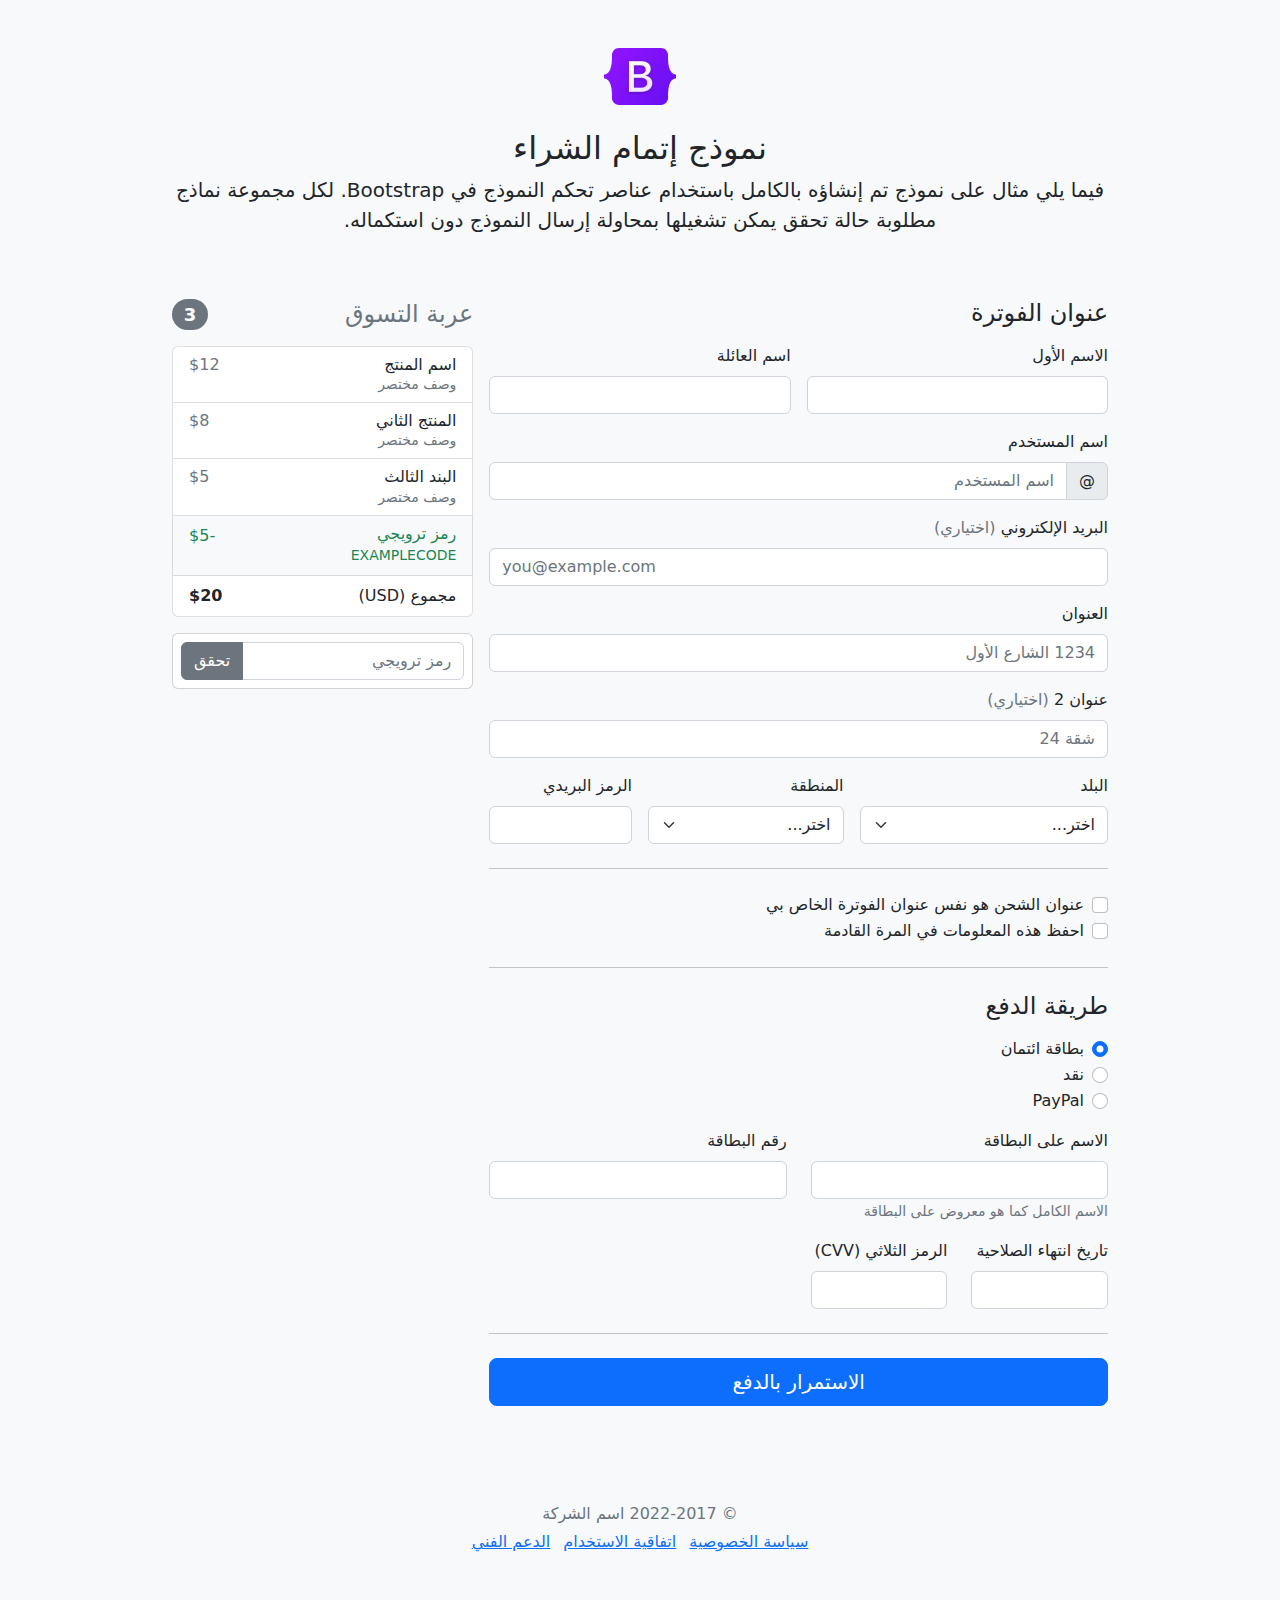
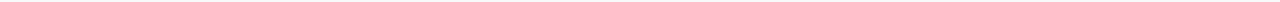
<file: bootstrap-5.2.2-examples/checkout-rtl/index.html>
<!doctype html>
<html lang="ar" dir="rtl">
  <head>
    <meta charset="utf-8">
    <meta name="viewport" content="width=device-width, initial-scale=1">
    <meta name="description" content="">
    <meta name="author" content="Mark Otto, Jacob Thornton, and Bootstrap contributors">
    <meta name="generator" content="Hugo 0.104.2">
    <title>مثال إتمام الشراء · Bootstrap v5.2</title>

    <link rel="canonical" href="https://getbootstrap.com/docs/5.2/examples/checkout-rtl/">

    

    

<link href="../assets/dist/css/bootstrap.rtl.min.css" rel="stylesheet">

    <style>
      .bd-placeholder-img {
        font-size: 1.125rem;
        text-anchor: middle;
        -webkit-user-select: none;
        -moz-user-select: none;
        user-select: none;
      }

      @media (min-width: 768px) {
        .bd-placeholder-img-lg {
          font-size: 3.5rem;
        }
      }

      .b-example-divider {
        height: 3rem;
        background-color: rgba(0, 0, 0, .1);
        border: solid rgba(0, 0, 0, .15);
        border-width: 1px 0;
        box-shadow: inset 0 .5em 1.5em rgba(0, 0, 0, .1), inset 0 .125em .5em rgba(0, 0, 0, .15);
      }

      .b-example-vr {
        flex-shrink: 0;
        width: 1.5rem;
        height: 100vh;
      }

      .bi {
        vertical-align: -.125em;
        fill: currentColor;
      }

      .nav-scroller {
        position: relative;
        z-index: 2;
        height: 2.75rem;
        overflow-y: hidden;
      }

      .nav-scroller .nav {
        display: flex;
        flex-wrap: nowrap;
        padding-bottom: 1rem;
        margin-top: -1px;
        overflow-x: auto;
        text-align: center;
        white-space: nowrap;
        -webkit-overflow-scrolling: touch;
      }
    </style>

    
    <!-- Custom styles for this template -->
    <link href="../checkout/form-validation.css" rel="stylesheet">
  </head>
  <body class="bg-light">
    
<div class="container">
  <main>
    <div class="py-5 text-center">
      <img class="d-block mx-auto mb-4" src="../assets/brand/bootstrap-logo.svg" alt="" width="72" height="57">
      <h2>نموذج إتمام الشراء</h2>
      <p class="lead">فيما يلي مثال على نموذج تم إنشاؤه بالكامل باستخدام عناصر تحكم النموذج في Bootstrap. لكل مجموعة نماذج مطلوبة حالة تحقق يمكن تشغيلها بمحاولة إرسال النموذج دون استكماله.</p>
    </div>

    <div class="row g-3">
      <div class="col-md-5 col-lg-4 order-md-last">
        <h4 class="d-flex justify-content-between align-items-center mb-3">
          <span class="text-muted">عربة التسوق</span>
          <span class="badge bg-secondary rounded-pill">3</span>
        </h4>
        <ul class="list-group mb-3">
          <li class="list-group-item d-flex justify-content-between lh-sm">
            <div>
              <h6 class="my-0">اسم المنتج</h6>
              <small class="text-muted">وصف مختصر</small>
            </div>
            <span class="text-muted">$12</span>
          </li>
          <li class="list-group-item d-flex justify-content-between lh-sm">
            <div>
              <h6 class="my-0">المنتج الثاني</h6>
              <small class="text-muted">وصف مختصر</small>
            </div>
            <span class="text-muted">$8</span>
          </li>
          <li class="list-group-item d-flex justify-content-between lh-sm">
            <div>
              <h6 class="my-0">البند الثالث</h6>
              <small class="text-muted">وصف مختصر</small>
            </div>
            <span class="text-muted">$5</span>
          </li>
          <li class="list-group-item d-flex justify-content-between bg-light">
            <div class="text-success">
              <h6 class="my-0">رمز ترويجي</h6>
              <small>EXAMPLECODE</small>
            </div>
            <span class="text-success">-$5</span>
          </li>
          <li class="list-group-item d-flex justify-content-between">
            <span>مجموع (USD)</span>
            <strong>$20</strong>
          </li>
        </ul>

        <form class="card p-2">
          <div class="input-group">
            <input type="text" class="form-control" placeholder="رمز ترويجي">
            <button type="submit" class="btn btn-secondary">تحقق</button>
          </div>
        </form>
      </div>
      <div class="col-md-7 col-lg-8">
        <h4 class="mb-3">عنوان الفوترة</h4>
        <form class="needs-validation" novalidate>
          <div class="row g-3">
            <div class="col-sm-6">
              <label for="firstName" class="form-label">الاسم الأول</label>
              <input type="text" class="form-control" id="firstName" placeholder="" value="" required>
              <div class="invalid-feedback">
                يرجى إدخال اسم أول صحيح.
              </div>
            </div>

            <div class="col-sm-6">
              <label for="lastName" class="form-label">اسم العائلة</label>
              <input type="text" class="form-control" id="lastName" placeholder="" value="" required>
              <div class="invalid-feedback">
                يرجى إدخال اسم عائلة صحيح.
              </div>
            </div>

            <div class="col-12">
              <label for="username" class="form-label">اسم المستخدم</label>
              <div class="input-group has-validation">
                <span class="input-group-text">@</span>
                <input type="text" class="form-control" id="username" placeholder="اسم المستخدم" required>
              <div class="invalid-feedback">
                اسم المستخدم الخاص بك مطلوب.
                </div>
              </div>
            </div>

            <div class="col-12">
              <label for="email" class="form-label">البريد الإلكتروني <span class="text-muted">(اختياري)</span></label>
              <input type="email" class="form-control" id="email" placeholder="you@example.com">
              <div class="invalid-feedback">
                يرجى إدخال عنوان بريد إلكتروني صحيح لتصلكم تحديثات الشحن.
              </div>
            </div>

            <div class="col-12">
              <label for="address" class="form-label">العنوان</label>
              <input type="text" class="form-control" id="address" placeholder="1234 الشارع الأول" required>
              <div class="invalid-feedback">
                يرجى إدخال عنوان الشحن الخاص بك.
              </div>
            </div>

            <div class="col-12">
              <label for="address2" class="form-label">عنوان 2 <span class="text-muted">(اختياري)</span></label>
              <input type="text" class="form-control" id="address2" placeholder="شقة 24">
            </div>

            <div class="col-md-5">
              <label for="country" class="form-label">البلد</label>
              <select class="form-select" id="country" required>
                <option value="">اختر...</option>
                <option>الولايات المتحدة الأمريكية</option>
              </select>
              <div class="invalid-feedback">
                يرجى اختيار بلد صحيح.
              </div>
            </div>

            <div class="col-md-4">
              <label for="state" class="form-label">المنطقة</label>
              <select class="form-select" id="state" required>
                <option value="">اختر...</option>
                <option>كاليفورنيا</option>
              </select>
              <div class="invalid-feedback">
                يرجى اختيار اسم منطقة صحيح.
              </div>
            </div>

            <div class="col-md-3">
              <label for="zip" class="form-label">الرمز البريدي</label>
              <input type="text" class="form-control" id="zip" placeholder="" required>
              <div class="invalid-feedback">
                الرمز البريدي مطلوب.
              </div>
            </div>
          </div>

          <hr class="my-4">

          <div class="form-check">
            <input type="checkbox" class="form-check-input" id="same-address">
            <label class="form-check-label" for="same-address">عنوان الشحن هو نفس عنوان الفوترة الخاص بي</label>
          </div>

          <div class="form-check">
            <input type="checkbox" class="form-check-input" id="save-info">
            <label class="form-check-label" for="save-info">احفظ هذه المعلومات في المرة القادمة</label>
          </div>

          <hr class="my-4">

          <h4 class="mb-3">طريقة الدفع</h4>

          <div class="my-3">
            <div class="form-check">
              <input id="credit" name="paymentMethod" type="radio" class="form-check-input" checked required>
              <label class="form-check-label" for="credit">بطاقة ائتمان</label>
            </div>
            <div class="form-check">
              <input id="cash" name="paymentMethod" type="radio" class="form-check-input" required>
              <label class="form-check-label" for="cash">نقد</label>
            </div>
            <div class="form-check">
              <input id="paypal" name="paymentMethod" type="radio" class="form-check-input" required>
              <label class="form-check-label" for="paypal">PayPal</label>
            </div>
          </div>

          <div class="row gy-3">
            <div class="col-md-6">
              <label for="cc-name" class="form-label">الاسم على البطاقة</label>
              <input type="text" class="form-control" id="cc-name" placeholder="" required>
              <small class="text-muted">الاسم الكامل كما هو معروض على البطاقة</small>
              <div class="invalid-feedback">
                الاسم على البطاقة مطلوب
              </div>
            </div>

            <div class="col-md-6">
              <label for="cc-number" class="form-label">رقم البطاقة</label>
              <input type="text" class="form-control" id="cc-number" placeholder="" required>
              <div class="invalid-feedback">
                رقم بطاقة الائتمان مطلوب
              </div>
            </div>

            <div class="col-md-3">
              <label for="cc-expiration" class="form-label">تاريخ انتهاء الصلاحية</label>
              <input type="text" class="form-control" id="cc-expiration" placeholder="" required>
              <div class="invalid-feedback">
                تاريخ انتهاء الصلاحية مطلوب
              </div>
            </div>

            <div class="col-md-3">
              <label for="cc-cvv" class="form-label">الرمز الثلاثي (CVV)</label>
              <input type="text" class="form-control" id="cc-cvv" placeholder="" required>
              <div class="invalid-feedback">
                رمز الحماية مطلوب
              </div>
            </div>
          </div>

          <hr class="my-4">

          <button class="w-100 btn btn-primary btn-lg" type="submit">الاستمرار بالدفع</button>
        </form>
      </div>
    </div>
  </main>
  <footer class="my-5 pt-5 text-muted text-center text-small">
    <p class="mb-1">&copy; 2022-2017 اسم الشركة</p>
    <ul class="list-inline">
      <li class="list-inline-item"><a href="#">سياسة الخصوصية</a></li>
      <li class="list-inline-item"><a href="#">اتفاقية الاستخدام</a></li>
      <li class="list-inline-item"><a href="#">الدعم الفني</a></li>
    </ul>
  </footer>
</div>


    <script src="../assets/dist/js/bootstrap.bundle.min.js"></script>

      <script src="../checkout/form-validation.js"></script>
  </body>
</html>
</file>
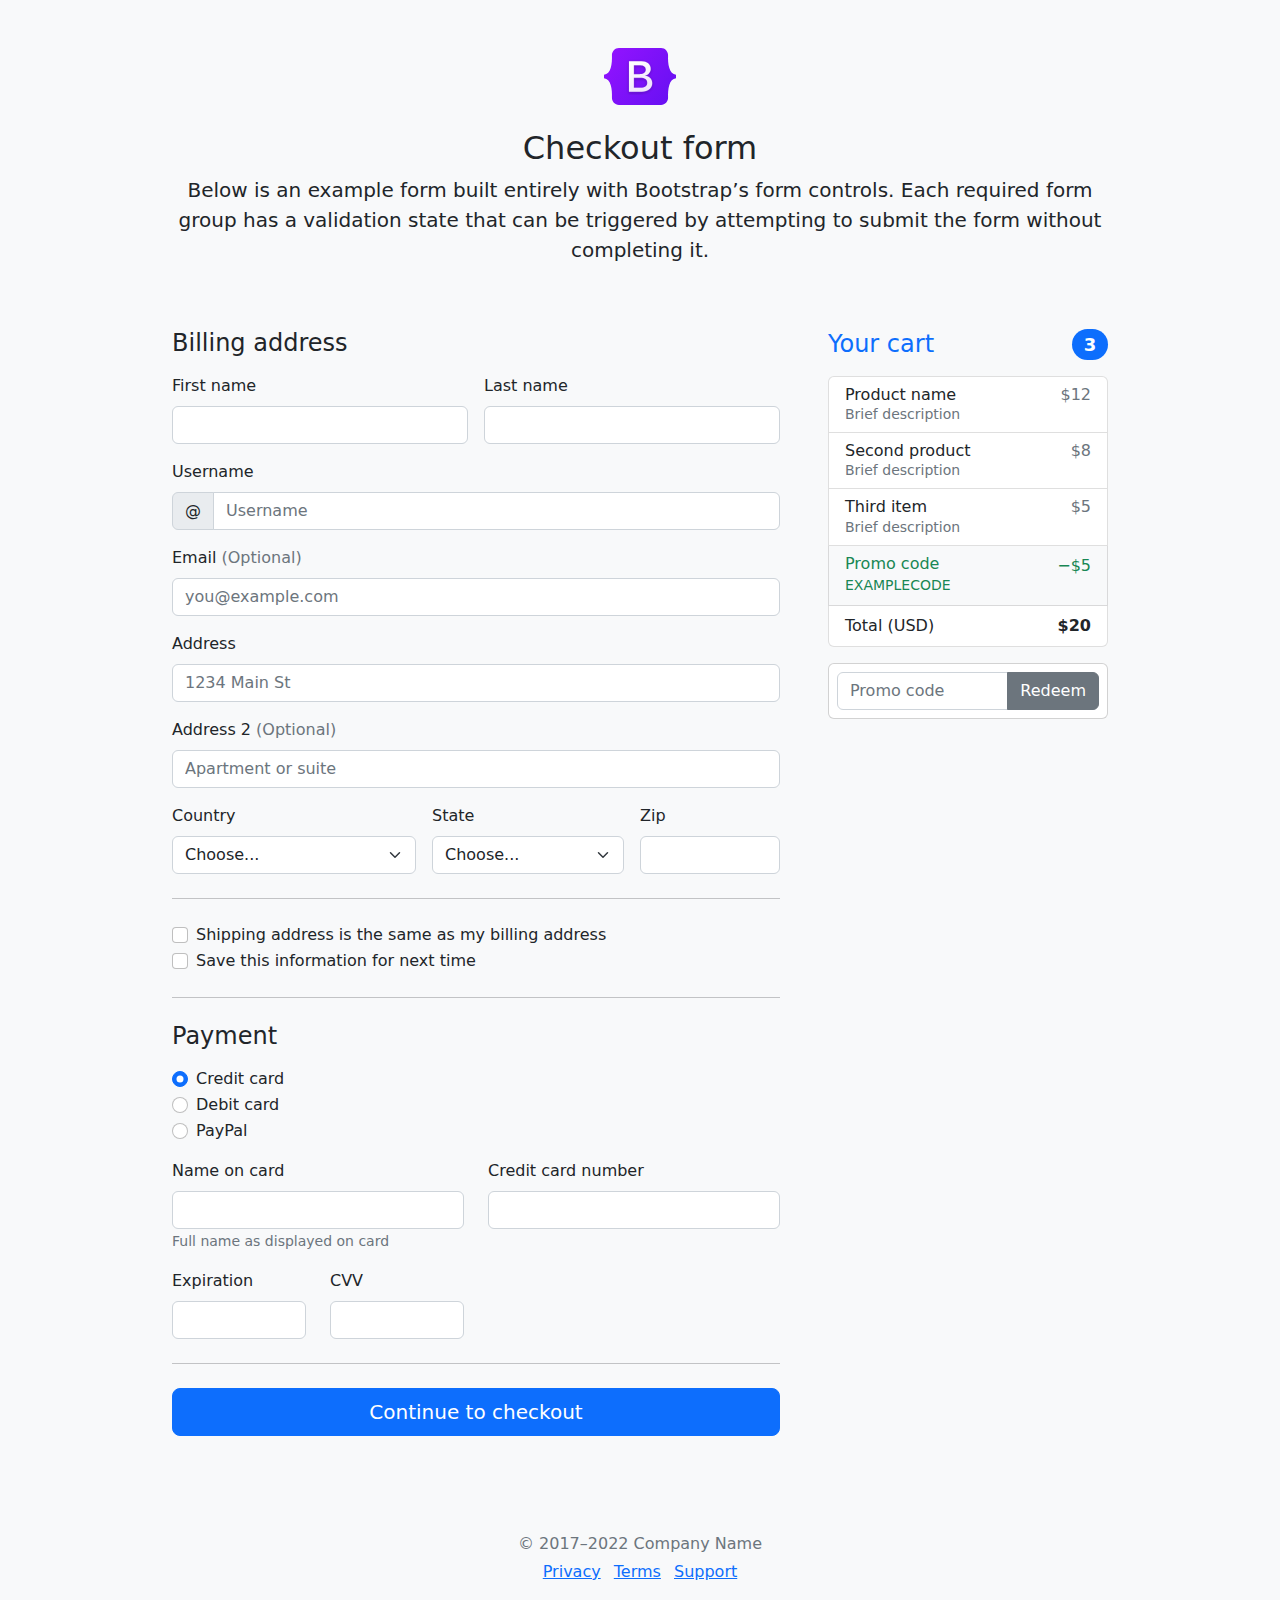
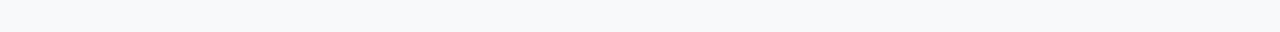
<file: bootstrap-5.2.2-examples/checkout/index.html>
<!doctype html>
<html lang="en">
  <head>
    <meta charset="utf-8">
    <meta name="viewport" content="width=device-width, initial-scale=1">
    <meta name="description" content="">
    <meta name="author" content="Mark Otto, Jacob Thornton, and Bootstrap contributors">
    <meta name="generator" content="Hugo 0.104.2">
    <title>Checkout example · Bootstrap v5.2</title>

    <link rel="canonical" href="https://getbootstrap.com/docs/5.2/examples/checkout/">

    

    

<link href="../assets/dist/css/bootstrap.min.css" rel="stylesheet">

    <style>
      .bd-placeholder-img {
        font-size: 1.125rem;
        text-anchor: middle;
        -webkit-user-select: none;
        -moz-user-select: none;
        user-select: none;
      }

      @media (min-width: 768px) {
        .bd-placeholder-img-lg {
          font-size: 3.5rem;
        }
      }

      .b-example-divider {
        height: 3rem;
        background-color: rgba(0, 0, 0, .1);
        border: solid rgba(0, 0, 0, .15);
        border-width: 1px 0;
        box-shadow: inset 0 .5em 1.5em rgba(0, 0, 0, .1), inset 0 .125em .5em rgba(0, 0, 0, .15);
      }

      .b-example-vr {
        flex-shrink: 0;
        width: 1.5rem;
        height: 100vh;
      }

      .bi {
        vertical-align: -.125em;
        fill: currentColor;
      }

      .nav-scroller {
        position: relative;
        z-index: 2;
        height: 2.75rem;
        overflow-y: hidden;
      }

      .nav-scroller .nav {
        display: flex;
        flex-wrap: nowrap;
        padding-bottom: 1rem;
        margin-top: -1px;
        overflow-x: auto;
        text-align: center;
        white-space: nowrap;
        -webkit-overflow-scrolling: touch;
      }
    </style>

    
    <!-- Custom styles for this template -->
    <link href="form-validation.css" rel="stylesheet">
  </head>
  <body class="bg-light">
    
<div class="container">
  <main>
    <div class="py-5 text-center">
      <img class="d-block mx-auto mb-4" src="../assets/brand/bootstrap-logo.svg" alt="" width="72" height="57">
      <h2>Checkout form</h2>
      <p class="lead">Below is an example form built entirely with Bootstrap’s form controls. Each required form group has a validation state that can be triggered by attempting to submit the form without completing it.</p>
    </div>

    <div class="row g-5">
      <div class="col-md-5 col-lg-4 order-md-last">
        <h4 class="d-flex justify-content-between align-items-center mb-3">
          <span class="text-primary">Your cart</span>
          <span class="badge bg-primary rounded-pill">3</span>
        </h4>
        <ul class="list-group mb-3">
          <li class="list-group-item d-flex justify-content-between lh-sm">
            <div>
              <h6 class="my-0">Product name</h6>
              <small class="text-muted">Brief description</small>
            </div>
            <span class="text-muted">$12</span>
          </li>
          <li class="list-group-item d-flex justify-content-between lh-sm">
            <div>
              <h6 class="my-0">Second product</h6>
              <small class="text-muted">Brief description</small>
            </div>
            <span class="text-muted">$8</span>
          </li>
          <li class="list-group-item d-flex justify-content-between lh-sm">
            <div>
              <h6 class="my-0">Third item</h6>
              <small class="text-muted">Brief description</small>
            </div>
            <span class="text-muted">$5</span>
          </li>
          <li class="list-group-item d-flex justify-content-between bg-light">
            <div class="text-success">
              <h6 class="my-0">Promo code</h6>
              <small>EXAMPLECODE</small>
            </div>
            <span class="text-success">−$5</span>
          </li>
          <li class="list-group-item d-flex justify-content-between">
            <span>Total (USD)</span>
            <strong>$20</strong>
          </li>
        </ul>

        <form class="card p-2">
          <div class="input-group">
            <input type="text" class="form-control" placeholder="Promo code">
            <button type="submit" class="btn btn-secondary">Redeem</button>
          </div>
        </form>
      </div>
      <div class="col-md-7 col-lg-8">
        <h4 class="mb-3">Billing address</h4>
        <form class="needs-validation" novalidate>
          <div class="row g-3">
            <div class="col-sm-6">
              <label for="firstName" class="form-label">First name</label>
              <input type="text" class="form-control" id="firstName" placeholder="" value="" required>
              <div class="invalid-feedback">
                Valid first name is required.
              </div>
            </div>

            <div class="col-sm-6">
              <label for="lastName" class="form-label">Last name</label>
              <input type="text" class="form-control" id="lastName" placeholder="" value="" required>
              <div class="invalid-feedback">
                Valid last name is required.
              </div>
            </div>

            <div class="col-12">
              <label for="username" class="form-label">Username</label>
              <div class="input-group has-validation">
                <span class="input-group-text">@</span>
                <input type="text" class="form-control" id="username" placeholder="Username" required>
              <div class="invalid-feedback">
                  Your username is required.
                </div>
              </div>
            </div>

            <div class="col-12">
              <label for="email" class="form-label">Email <span class="text-muted">(Optional)</span></label>
              <input type="email" class="form-control" id="email" placeholder="you@example.com">
              <div class="invalid-feedback">
                Please enter a valid email address for shipping updates.
              </div>
            </div>

            <div class="col-12">
              <label for="address" class="form-label">Address</label>
              <input type="text" class="form-control" id="address" placeholder="1234 Main St" required>
              <div class="invalid-feedback">
                Please enter your shipping address.
              </div>
            </div>

            <div class="col-12">
              <label for="address2" class="form-label">Address 2 <span class="text-muted">(Optional)</span></label>
              <input type="text" class="form-control" id="address2" placeholder="Apartment or suite">
            </div>

            <div class="col-md-5">
              <label for="country" class="form-label">Country</label>
              <select class="form-select" id="country" required>
                <option value="">Choose...</option>
                <option>United States</option>
              </select>
              <div class="invalid-feedback">
                Please select a valid country.
              </div>
            </div>

            <div class="col-md-4">
              <label for="state" class="form-label">State</label>
              <select class="form-select" id="state" required>
                <option value="">Choose...</option>
                <option>California</option>
              </select>
              <div class="invalid-feedback">
                Please provide a valid state.
              </div>
            </div>

            <div class="col-md-3">
              <label for="zip" class="form-label">Zip</label>
              <input type="text" class="form-control" id="zip" placeholder="" required>
              <div class="invalid-feedback">
                Zip code required.
              </div>
            </div>
          </div>

          <hr class="my-4">

          <div class="form-check">
            <input type="checkbox" class="form-check-input" id="same-address">
            <label class="form-check-label" for="same-address">Shipping address is the same as my billing address</label>
          </div>

          <div class="form-check">
            <input type="checkbox" class="form-check-input" id="save-info">
            <label class="form-check-label" for="save-info">Save this information for next time</label>
          </div>

          <hr class="my-4">

          <h4 class="mb-3">Payment</h4>

          <div class="my-3">
            <div class="form-check">
              <input id="credit" name="paymentMethod" type="radio" class="form-check-input" checked required>
              <label class="form-check-label" for="credit">Credit card</label>
            </div>
            <div class="form-check">
              <input id="debit" name="paymentMethod" type="radio" class="form-check-input" required>
              <label class="form-check-label" for="debit">Debit card</label>
            </div>
            <div class="form-check">
              <input id="paypal" name="paymentMethod" type="radio" class="form-check-input" required>
              <label class="form-check-label" for="paypal">PayPal</label>
            </div>
          </div>

          <div class="row gy-3">
            <div class="col-md-6">
              <label for="cc-name" class="form-label">Name on card</label>
              <input type="text" class="form-control" id="cc-name" placeholder="" required>
              <small class="text-muted">Full name as displayed on card</small>
              <div class="invalid-feedback">
                Name on card is required
              </div>
            </div>

            <div class="col-md-6">
              <label for="cc-number" class="form-label">Credit card number</label>
              <input type="text" class="form-control" id="cc-number" placeholder="" required>
              <div class="invalid-feedback">
                Credit card number is required
              </div>
            </div>

            <div class="col-md-3">
              <label for="cc-expiration" class="form-label">Expiration</label>
              <input type="text" class="form-control" id="cc-expiration" placeholder="" required>
              <div class="invalid-feedback">
                Expiration date required
              </div>
            </div>

            <div class="col-md-3">
              <label for="cc-cvv" class="form-label">CVV</label>
              <input type="text" class="form-control" id="cc-cvv" placeholder="" required>
              <div class="invalid-feedback">
                Security code required
              </div>
            </div>
          </div>

          <hr class="my-4">

          <button class="w-100 btn btn-primary btn-lg" type="submit">Continue to checkout</button>
        </form>
      </div>
    </div>
  </main>

  <footer class="my-5 pt-5 text-muted text-center text-small">
    <p class="mb-1">&copy; 2017–2022 Company Name</p>
    <ul class="list-inline">
      <li class="list-inline-item"><a href="#">Privacy</a></li>
      <li class="list-inline-item"><a href="#">Terms</a></li>
      <li class="list-inline-item"><a href="#">Support</a></li>
    </ul>
  </footer>
</div>


    <script src="../assets/dist/js/bootstrap.bundle.min.js"></script>

      <script src="form-validation.js"></script>
  </body>
</html>
</file>
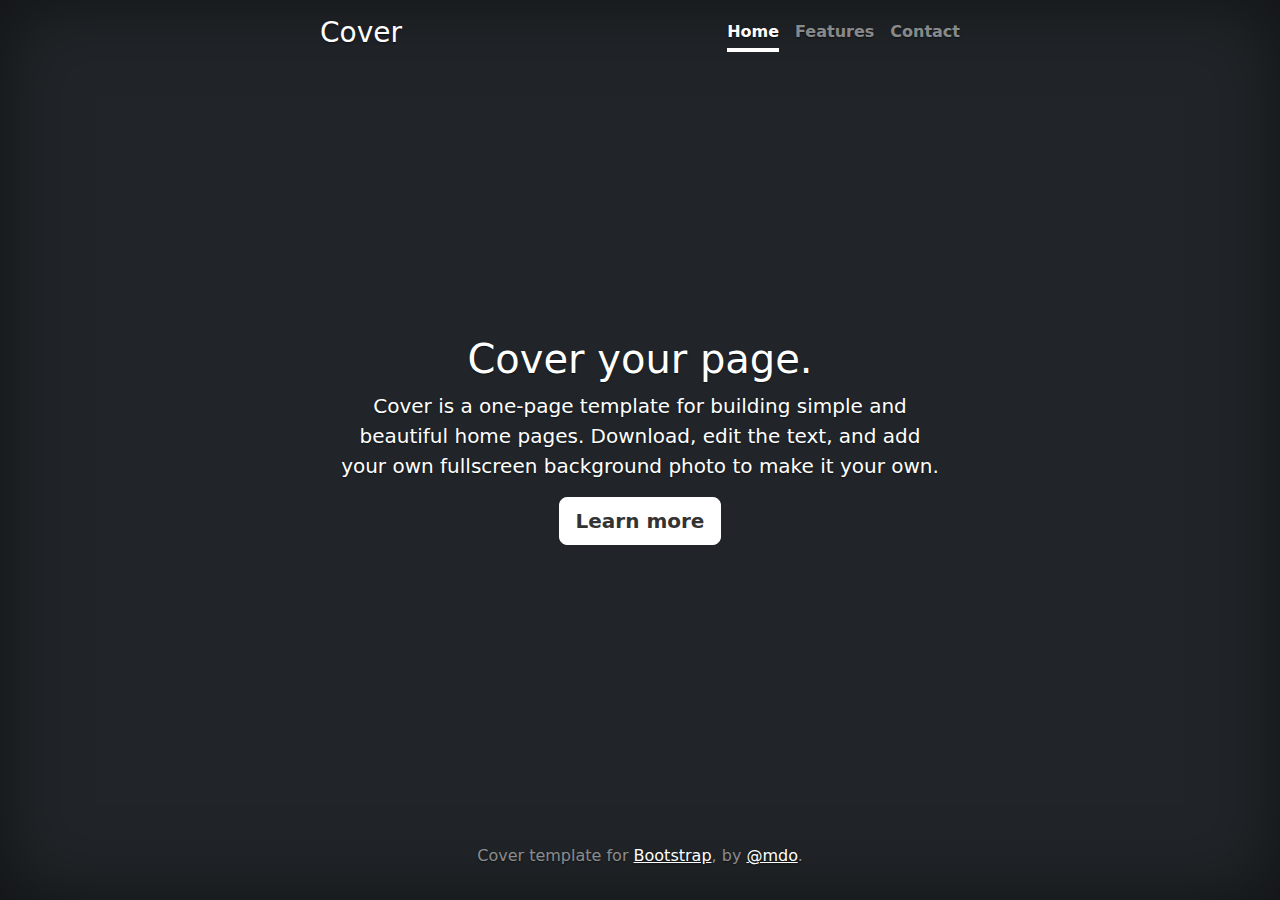
<file: bootstrap-5.2.2-examples/cover/index.html>
<!doctype html>
<html lang="en" class="h-100">
  <head>
    <meta charset="utf-8">
    <meta name="viewport" content="width=device-width, initial-scale=1">
    <meta name="description" content="">
    <meta name="author" content="Mark Otto, Jacob Thornton, and Bootstrap contributors">
    <meta name="generator" content="Hugo 0.104.2">
    <title>Cover Template · Bootstrap v5.2</title>

    <link rel="canonical" href="https://getbootstrap.com/docs/5.2/examples/cover/">

    

    

<link href="../assets/dist/css/bootstrap.min.css" rel="stylesheet">

    <style>
      .bd-placeholder-img {
        font-size: 1.125rem;
        text-anchor: middle;
        -webkit-user-select: none;
        -moz-user-select: none;
        user-select: none;
      }

      @media (min-width: 768px) {
        .bd-placeholder-img-lg {
          font-size: 3.5rem;
        }
      }

      .b-example-divider {
        height: 3rem;
        background-color: rgba(0, 0, 0, .1);
        border: solid rgba(0, 0, 0, .15);
        border-width: 1px 0;
        box-shadow: inset 0 .5em 1.5em rgba(0, 0, 0, .1), inset 0 .125em .5em rgba(0, 0, 0, .15);
      }

      .b-example-vr {
        flex-shrink: 0;
        width: 1.5rem;
        height: 100vh;
      }

      .bi {
        vertical-align: -.125em;
        fill: currentColor;
      }

      .nav-scroller {
        position: relative;
        z-index: 2;
        height: 2.75rem;
        overflow-y: hidden;
      }

      .nav-scroller .nav {
        display: flex;
        flex-wrap: nowrap;
        padding-bottom: 1rem;
        margin-top: -1px;
        overflow-x: auto;
        text-align: center;
        white-space: nowrap;
        -webkit-overflow-scrolling: touch;
      }
    </style>

    
    <!-- Custom styles for this template -->
    <link href="cover.css" rel="stylesheet">
  </head>
  <body class="d-flex h-100 text-center text-bg-dark">
    
<div class="cover-container d-flex w-100 h-100 p-3 mx-auto flex-column">
  <header class="mb-auto">
    <div>
      <h3 class="float-md-start mb-0">Cover</h3>
      <nav class="nav nav-masthead justify-content-center float-md-end">
        <a class="nav-link fw-bold py-1 px-0 active" aria-current="page" href="#">Home</a>
        <a class="nav-link fw-bold py-1 px-0" href="#">Features</a>
        <a class="nav-link fw-bold py-1 px-0" href="#">Contact</a>
      </nav>
    </div>
  </header>

  <main class="px-3">
    <h1>Cover your page.</h1>
    <p class="lead">Cover is a one-page template for building simple and beautiful home pages. Download, edit the text, and add your own fullscreen background photo to make it your own.</p>
    <p class="lead">
      <a href="#" class="btn btn-lg btn-secondary fw-bold border-white bg-white">Learn more</a>
    </p>
  </main>

  <footer class="mt-auto text-white-50">
    <p>Cover template for <a href="https://getbootstrap.com/" class="text-white">Bootstrap</a>, by <a href="https://twitter.com/mdo" class="text-white">@mdo</a>.</p>
  </footer>
</div>


    
  </body>
</html>
</file>
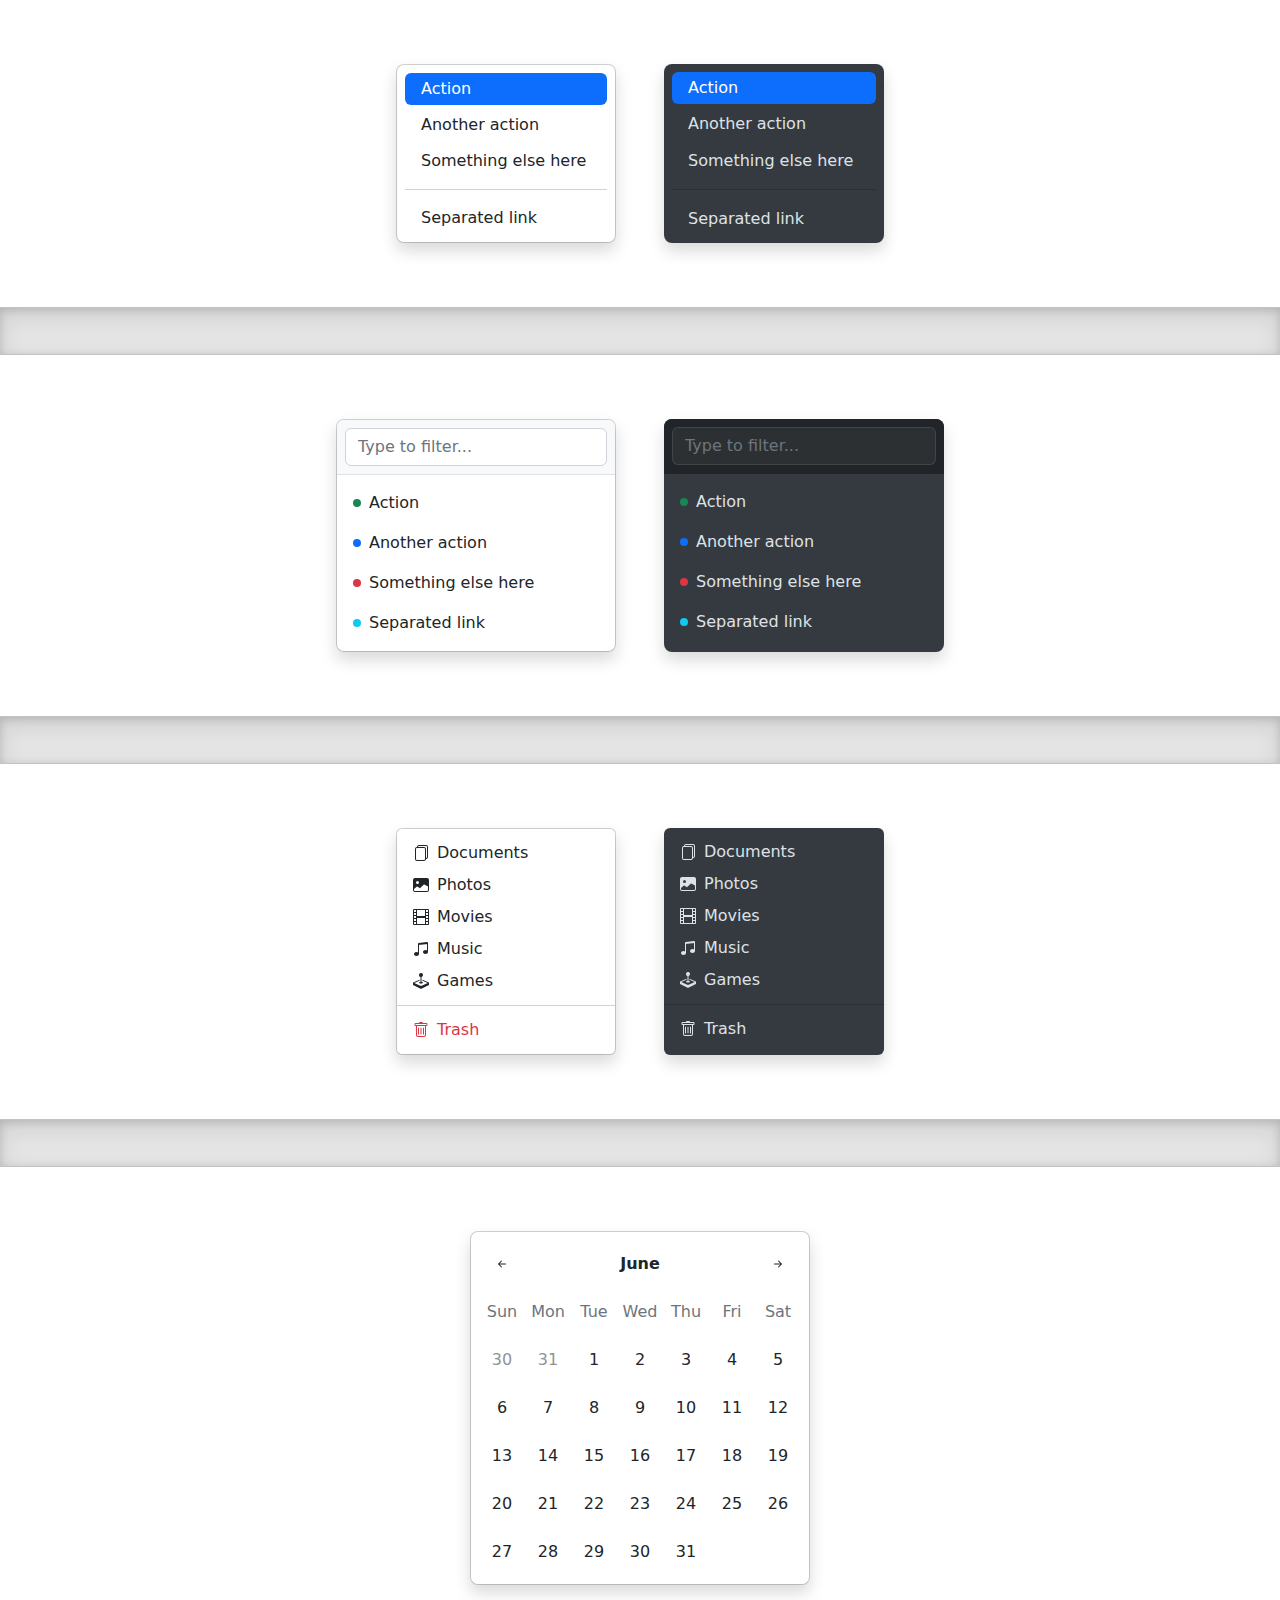
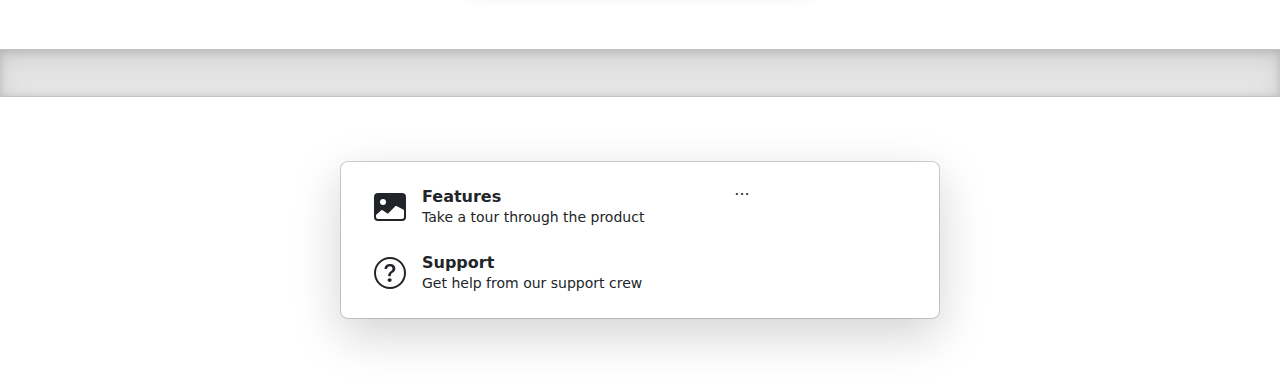
<file: bootstrap-5.2.2-examples/dropdowns/index.html>
<!doctype html>
<html lang="en">
  <head>
    <meta charset="utf-8">
    <meta name="viewport" content="width=device-width, initial-scale=1">
    <meta name="description" content="">
    <meta name="author" content="Mark Otto, Jacob Thornton, and Bootstrap contributors">
    <meta name="generator" content="Hugo 0.104.2">
    <title>Dropdowns · Bootstrap v5.2</title>

    <link rel="canonical" href="https://getbootstrap.com/docs/5.2/examples/dropdowns/">

    

    

<link href="../assets/dist/css/bootstrap.min.css" rel="stylesheet">

    <style>
      .bd-placeholder-img {
        font-size: 1.125rem;
        text-anchor: middle;
        -webkit-user-select: none;
        -moz-user-select: none;
        user-select: none;
      }

      @media (min-width: 768px) {
        .bd-placeholder-img-lg {
          font-size: 3.5rem;
        }
      }

      .b-example-divider {
        height: 3rem;
        background-color: rgba(0, 0, 0, .1);
        border: solid rgba(0, 0, 0, .15);
        border-width: 1px 0;
        box-shadow: inset 0 .5em 1.5em rgba(0, 0, 0, .1), inset 0 .125em .5em rgba(0, 0, 0, .15);
      }

      .b-example-vr {
        flex-shrink: 0;
        width: 1.5rem;
        height: 100vh;
      }

      .bi {
        vertical-align: -.125em;
        fill: currentColor;
      }

      .nav-scroller {
        position: relative;
        z-index: 2;
        height: 2.75rem;
        overflow-y: hidden;
      }

      .nav-scroller .nav {
        display: flex;
        flex-wrap: nowrap;
        padding-bottom: 1rem;
        margin-top: -1px;
        overflow-x: auto;
        text-align: center;
        white-space: nowrap;
        -webkit-overflow-scrolling: touch;
      }
    </style>

    
    <!-- Custom styles for this template -->
    <link href="dropdowns.css" rel="stylesheet">
  </head>
  <body>
    
<svg xmlns="http://www.w3.org/2000/svg" style="display: none;">
  <symbol id="bootstrap" viewBox="0 0 118 94">
    <title>Bootstrap</title>
    <path fill-rule="evenodd" clip-rule="evenodd" d="M24.509 0c-6.733 0-11.715 5.893-11.492 12.284.214 6.14-.064 14.092-2.066 20.577C8.943 39.365 5.547 43.485 0 44.014v5.972c5.547.529 8.943 4.649 10.951 11.153 2.002 6.485 2.28 14.437 2.066 20.577C12.794 88.106 17.776 94 24.51 94H93.5c6.733 0 11.714-5.893 11.491-12.284-.214-6.14.064-14.092 2.066-20.577 2.009-6.504 5.396-10.624 10.943-11.153v-5.972c-5.547-.529-8.934-4.649-10.943-11.153-2.002-6.484-2.28-14.437-2.066-20.577C105.214 5.894 100.233 0 93.5 0H24.508zM80 57.863C80 66.663 73.436 72 62.543 72H44a2 2 0 01-2-2V24a2 2 0 012-2h18.437c9.083 0 15.044 4.92 15.044 12.474 0 5.302-4.01 10.049-9.119 10.88v.277C75.317 46.394 80 51.21 80 57.863zM60.521 28.34H49.948v14.934h8.905c6.884 0 10.68-2.772 10.68-7.727 0-4.643-3.264-7.207-9.012-7.207zM49.948 49.2v16.458H60.91c7.167 0 10.964-2.876 10.964-8.281 0-5.406-3.903-8.178-11.425-8.178H49.948z"></path>
  </symbol>

  <symbol id="exclamation-triangle-fill" viewBox="0 0 16 16">
    <path d="M8.982 1.566a1.13 1.13 0 0 0-1.96 0L.165 13.233c-.457.778.091 1.767.98 1.767h13.713c.889 0 1.438-.99.98-1.767L8.982 1.566zM8 5c.535 0 .954.462.9.995l-.35 3.507a.552.552 0 0 1-1.1 0L7.1 5.995A.905.905 0 0 1 8 5zm.002 6a1 1 0 1 1 0 2 1 1 0 0 1 0-2z"/>
  </symbol>

  <symbol id="check2" viewBox="0 0 16 16">
    <path d="M13.854 3.646a.5.5 0 0 1 0 .708l-7 7a.5.5 0 0 1-.708 0l-3.5-3.5a.5.5 0 1 1 .708-.708L6.5 10.293l6.646-6.647a.5.5 0 0 1 .708 0z"/>
  </symbol>

  <symbol id="check2-circle" viewBox="0 0 16 16">
    <path d="M2.5 8a5.5 5.5 0 0 1 8.25-4.764.5.5 0 0 0 .5-.866A6.5 6.5 0 1 0 14.5 8a.5.5 0 0 0-1 0 5.5 5.5 0 1 1-11 0z"/>
    <path d="M15.354 3.354a.5.5 0 0 0-.708-.708L8 9.293 5.354 6.646a.5.5 0 1 0-.708.708l3 3a.5.5 0 0 0 .708 0l7-7z"/>
  </symbol>

  <symbol id="bookmark-star" viewBox="0 0 16 16">
    <path d="M7.84 4.1a.178.178 0 0 1 .32 0l.634 1.285a.178.178 0 0 0 .134.098l1.42.206c.145.021.204.2.098.303L9.42 6.993a.178.178 0 0 0-.051.158l.242 1.414a.178.178 0 0 1-.258.187l-1.27-.668a.178.178 0 0 0-.165 0l-1.27.668a.178.178 0 0 1-.257-.187l.242-1.414a.178.178 0 0 0-.05-.158l-1.03-1.001a.178.178 0 0 1 .098-.303l1.42-.206a.178.178 0 0 0 .134-.098L7.84 4.1z"/>
    <path d="M2 2a2 2 0 0 1 2-2h8a2 2 0 0 1 2 2v13.5a.5.5 0 0 1-.777.416L8 13.101l-5.223 2.815A.5.5 0 0 1 2 15.5V2zm2-1a1 1 0 0 0-1 1v12.566l4.723-2.482a.5.5 0 0 1 .554 0L13 14.566V2a1 1 0 0 0-1-1H4z"/>
  </symbol>

  <symbol id="grid-fill" viewBox="0 0 16 16">
    <path d="M1 2.5A1.5 1.5 0 0 1 2.5 1h3A1.5 1.5 0 0 1 7 2.5v3A1.5 1.5 0 0 1 5.5 7h-3A1.5 1.5 0 0 1 1 5.5v-3zm8 0A1.5 1.5 0 0 1 10.5 1h3A1.5 1.5 0 0 1 15 2.5v3A1.5 1.5 0 0 1 13.5 7h-3A1.5 1.5 0 0 1 9 5.5v-3zm-8 8A1.5 1.5 0 0 1 2.5 9h3A1.5 1.5 0 0 1 7 10.5v3A1.5 1.5 0 0 1 5.5 15h-3A1.5 1.5 0 0 1 1 13.5v-3zm8 0A1.5 1.5 0 0 1 10.5 9h3a1.5 1.5 0 0 1 1.5 1.5v3a1.5 1.5 0 0 1-1.5 1.5h-3A1.5 1.5 0 0 1 9 13.5v-3z"/>
  </symbol>

  <symbol id="stars" viewBox="0 0 16 16">
    <path d="M7.657 6.247c.11-.33.576-.33.686 0l.645 1.937a2.89 2.89 0 0 0 1.829 1.828l1.936.645c.33.11.33.576 0 .686l-1.937.645a2.89 2.89 0 0 0-1.828 1.829l-.645 1.936a.361.361 0 0 1-.686 0l-.645-1.937a2.89 2.89 0 0 0-1.828-1.828l-1.937-.645a.361.361 0 0 1 0-.686l1.937-.645a2.89 2.89 0 0 0 1.828-1.828l.645-1.937zM3.794 1.148a.217.217 0 0 1 .412 0l.387 1.162c.173.518.579.924 1.097 1.097l1.162.387a.217.217 0 0 1 0 .412l-1.162.387A1.734 1.734 0 0 0 4.593 5.69l-.387 1.162a.217.217 0 0 1-.412 0L3.407 5.69A1.734 1.734 0 0 0 2.31 4.593l-1.162-.387a.217.217 0 0 1 0-.412l1.162-.387A1.734 1.734 0 0 0 3.407 2.31l.387-1.162zM10.863.099a.145.145 0 0 1 .274 0l.258.774c.115.346.386.617.732.732l.774.258a.145.145 0 0 1 0 .274l-.774.258a1.156 1.156 0 0 0-.732.732l-.258.774a.145.145 0 0 1-.274 0l-.258-.774a1.156 1.156 0 0 0-.732-.732L9.1 2.137a.145.145 0 0 1 0-.274l.774-.258c.346-.115.617-.386.732-.732L10.863.1z"/>
  </symbol>

  <symbol id="film" viewBox="0 0 16 16">
    <path d="M0 1a1 1 0 0 1 1-1h14a1 1 0 0 1 1 1v14a1 1 0 0 1-1 1H1a1 1 0 0 1-1-1V1zm4 0v6h8V1H4zm8 8H4v6h8V9zM1 1v2h2V1H1zm2 3H1v2h2V4zM1 7v2h2V7H1zm2 3H1v2h2v-2zm-2 3v2h2v-2H1zM15 1h-2v2h2V1zm-2 3v2h2V4h-2zm2 3h-2v2h2V7zm-2 3v2h2v-2h-2zm2 3h-2v2h2v-2z"/>
  </symbol>

  <symbol id="joystick" viewBox="0 0 16 16">
    <path d="M10 2a2 2 0 0 1-1.5 1.937v5.087c.863.083 1.5.377 1.5.726 0 .414-.895.75-2 .75s-2-.336-2-.75c0-.35.637-.643 1.5-.726V3.937A2 2 0 1 1 10 2z"/>
    <path d="M0 9.665v1.717a1 1 0 0 0 .553.894l6.553 3.277a2 2 0 0 0 1.788 0l6.553-3.277a1 1 0 0 0 .553-.894V9.665c0-.1-.06-.19-.152-.23L9.5 6.715v.993l5.227 2.178a.125.125 0 0 1 .001.23l-5.94 2.546a2 2 0 0 1-1.576 0l-5.94-2.546a.125.125 0 0 1 .001-.23L6.5 7.708l-.013-.988L.152 9.435a.25.25 0 0 0-.152.23z"/>
  </symbol>

  <symbol id="music-note-beamed" viewBox="0 0 16 16">
    <path d="M6 13c0 1.105-1.12 2-2.5 2S1 14.105 1 13c0-1.104 1.12-2 2.5-2s2.5.896 2.5 2zm9-2c0 1.105-1.12 2-2.5 2s-2.5-.895-2.5-2 1.12-2 2.5-2 2.5.895 2.5 2z"/>
    <path fill-rule="evenodd" d="M14 11V2h1v9h-1zM6 3v10H5V3h1z"/>
    <path d="M5 2.905a1 1 0 0 1 .9-.995l8-.8a1 1 0 0 1 1.1.995V3L5 4V2.905z"/>
  </symbol>

  <symbol id="files" viewBox="0 0 16 16">
    <path d="M13 0H6a2 2 0 0 0-2 2 2 2 0 0 0-2 2v10a2 2 0 0 0 2 2h7a2 2 0 0 0 2-2 2 2 0 0 0 2-2V2a2 2 0 0 0-2-2zm0 13V4a2 2 0 0 0-2-2H5a1 1 0 0 1 1-1h7a1 1 0 0 1 1 1v10a1 1 0 0 1-1 1zM3 4a1 1 0 0 1 1-1h7a1 1 0 0 1 1 1v10a1 1 0 0 1-1 1H4a1 1 0 0 1-1-1V4z"/>
  </symbol>

  <symbol id="image-fill" viewBox="0 0 16 16">
    <path d="M.002 3a2 2 0 0 1 2-2h12a2 2 0 0 1 2 2v10a2 2 0 0 1-2 2h-12a2 2 0 0 1-2-2V3zm1 9v1a1 1 0 0 0 1 1h12a1 1 0 0 0 1-1V9.5l-3.777-1.947a.5.5 0 0 0-.577.093l-3.71 3.71-2.66-1.772a.5.5 0 0 0-.63.062L1.002 12zm5-6.5a1.5 1.5 0 1 0-3 0 1.5 1.5 0 0 0 3 0z"/>
  </symbol>

  <symbol id="trash" viewBox="0 0 16 16">
    <path d="M5.5 5.5A.5.5 0 0 1 6 6v6a.5.5 0 0 1-1 0V6a.5.5 0 0 1 .5-.5zm2.5 0a.5.5 0 0 1 .5.5v6a.5.5 0 0 1-1 0V6a.5.5 0 0 1 .5-.5zm3 .5a.5.5 0 0 0-1 0v6a.5.5 0 0 0 1 0V6z"/>
    <path fill-rule="evenodd" d="M14.5 3a1 1 0 0 1-1 1H13v9a2 2 0 0 1-2 2H5a2 2 0 0 1-2-2V4h-.5a1 1 0 0 1-1-1V2a1 1 0 0 1 1-1H6a1 1 0 0 1 1-1h2a1 1 0 0 1 1 1h3.5a1 1 0 0 1 1 1v1zM4.118 4 4 4.059V13a1 1 0 0 0 1 1h6a1 1 0 0 0 1-1V4.059L11.882 4H4.118zM2.5 3V2h11v1h-11z"/>
  </symbol>

  <symbol id="question-circle" viewBox="0 0 16 16">
    <path d="M8 15A7 7 0 1 1 8 1a7 7 0 0 1 0 14zm0 1A8 8 0 1 0 8 0a8 8 0 0 0 0 16z"/>
    <path d="M5.255 5.786a.237.237 0 0 0 .241.247h.825c.138 0 .248-.113.266-.25.09-.656.54-1.134 1.342-1.134.686 0 1.314.343 1.314 1.168 0 .635-.374.927-.965 1.371-.673.489-1.206 1.06-1.168 1.987l.003.217a.25.25 0 0 0 .25.246h.811a.25.25 0 0 0 .25-.25v-.105c0-.718.273-.927 1.01-1.486.609-.463 1.244-.977 1.244-2.056 0-1.511-1.276-2.241-2.673-2.241-1.267 0-2.655.59-2.75 2.286zm1.557 5.763c0 .533.425.927 1.01.927.609 0 1.028-.394 1.028-.927 0-.552-.42-.94-1.029-.94-.584 0-1.009.388-1.009.94z"/>
  </symbol>

  <symbol id="arrow-left-short" viewBox="0 0 16 16">
    <path fill-rule="evenodd" d="M12 8a.5.5 0 0 1-.5.5H5.707l2.147 2.146a.5.5 0 0 1-.708.708l-3-3a.5.5 0 0 1 0-.708l3-3a.5.5 0 1 1 .708.708L5.707 7.5H11.5a.5.5 0 0 1 .5.5z"/>
  </symbol>

  <symbol id="arrow-right-short" viewBox="0 0 16 16">
    <path fill-rule="evenodd" d="M4 8a.5.5 0 0 1 .5-.5h5.793L8.146 5.354a.5.5 0 1 1 .708-.708l3 3a.5.5 0 0 1 0 .708l-3 3a.5.5 0 0 1-.708-.708L10.293 8.5H4.5A.5.5 0 0 1 4 8z"/>
  </symbol>
</svg>

<div class="d-flex gap-5 justify-content-center">
  <ul class="dropdown-menu position-static d-grid gap-1 p-2 rounded-3 mx-0 shadow w-220px">
    <li><a class="dropdown-item rounded-2 active" href="#">Action</a></li>
    <li><a class="dropdown-item rounded-2" href="#">Another action</a></li>
    <li><a class="dropdown-item rounded-2" href="#">Something else here</a></li>
    <li><hr class="dropdown-divider"></li>
    <li><a class="dropdown-item rounded-2" href="#">Separated link</a></li>
  </ul>
  <ul class="dropdown-menu dropdown-menu-dark position-static d-grid gap-1 p-2 rounded-3 mx-0 border-0 shadow w-220px">
    <li><a class="dropdown-item rounded-2 active" href="#">Action</a></li>
    <li><a class="dropdown-item rounded-2" href="#">Another action</a></li>
    <li><a class="dropdown-item rounded-2" href="#">Something else here</a></li>
    <li><hr class="dropdown-divider"></li>
    <li><a class="dropdown-item rounded-2" href="#">Separated link</a></li>
  </ul>
</div>

<div class="b-example-divider"></div>

<div class="d-flex gap-5 justify-content-center">
  <div class="dropdown-menu d-block position-static pt-0 mx-0 rounded-3 shadow overflow-hidden w-280px">
    <form class="p-2 mb-2 bg-light border-bottom">
      <input type="search" class="form-control" autocomplete="false" placeholder="Type to filter...">
    </form>
    <ul class="list-unstyled mb-0">
      <li><a class="dropdown-item d-flex align-items-center gap-2 py-2" href="#">
        <span class="d-inline-block bg-success rounded-circle p-1"></span>
        Action
      </a></li>
      <li><a class="dropdown-item d-flex align-items-center gap-2 py-2" href="#">
        <span class="d-inline-block bg-primary rounded-circle p-1"></span>
        Another action
      </a></li>
      <li><a class="dropdown-item d-flex align-items-center gap-2 py-2" href="#">
        <span class="d-inline-block bg-danger rounded-circle p-1"></span>
        Something else here
      </a></li>
      <li><a class="dropdown-item d-flex align-items-center gap-2 py-2" href="#">
        <span class="d-inline-block bg-info rounded-circle p-1"></span>
        Separated link
      </a></li>
    </ul>
  </div>

  <div class="dropdown-menu dropdown-menu-dark d-block position-static border-0 pt-0 mx-0 rounded-3 shadow overflow-hidden w-280px">
    <form class="p-2 mb-2 bg-dark border-bottom border-dark">
      <input type="search" class="form-control form-control-dark" autocomplete="false" placeholder="Type to filter...">
    </form>
    <ul class="list-unstyled mb-0">
      <li><a class="dropdown-item d-flex align-items-center gap-2 py-2" href="#">
        <span class="d-inline-block bg-success rounded-circle p-1"></span>
        Action
      </a></li>
      <li><a class="dropdown-item d-flex align-items-center gap-2 py-2" href="#">
        <span class="d-inline-block bg-primary rounded-circle p-1"></span>
        Another action
      </a></li>
      <li><a class="dropdown-item d-flex align-items-center gap-2 py-2" href="#">
        <span class="d-inline-block bg-danger rounded-circle p-1"></span>
        Something else here
      </a></li>
      <li><a class="dropdown-item d-flex align-items-center gap-2 py-2" href="#">
        <span class="d-inline-block bg-info rounded-circle p-1"></span>
        Separated link
      </a></li>
    </ul>
  </div>
</div>

<div class="b-example-divider"></div>

<div class="d-flex gap-5 justify-content-center">
  <ul class="dropdown-menu d-block position-static mx-0 shadow w-220px">
    <li>
      <a class="dropdown-item d-flex gap-2 align-items-center" href="#">
        <svg class="bi" width="16" height="16"><use xlink:href="#files"/></svg>
        Documents
      </a>
    </li>
    <li>
      <a class="dropdown-item d-flex gap-2 align-items-center" href="#">
        <svg class="bi" width="16" height="16"><use xlink:href="#image-fill"/></svg>
        Photos
      </a>
    </li>
    <li>
      <a class="dropdown-item d-flex gap-2 align-items-center" href="#">
        <svg class="bi" width="16" height="16"><use xlink:href="#film"/></svg>
        Movies
      </a>
    </li>
    <li>
      <a class="dropdown-item d-flex gap-2 align-items-center" href="#">
        <svg class="bi" width="16" height="16"><use xlink:href="#music-note-beamed"/></svg>
        Music
      </a>
    </li>
    <li>
      <a class="dropdown-item d-flex gap-2 align-items-center" href="#">
        <svg class="bi" width="16" height="16"><use xlink:href="#joystick"/></svg>
        Games
      </a>
    </li>
    <li><hr class="dropdown-divider"></li>
    <li>
      <a class="dropdown-item dropdown-item-danger d-flex gap-2 align-items-center" href="#">
        <svg class="bi" width="16" height="16"><use xlink:href="#trash"/></svg>
        Trash
      </a>
    </li>
  </ul>
  <ul class="dropdown-menu dropdown-menu-dark d-block position-static mx-0 border-0 shadow w-220px">
    <li>
      <a class="dropdown-item d-flex gap-2 align-items-center" href="#">
        <svg class="bi" width="16" height="16"><use xlink:href="#files"/></svg>
        Documents
      </a>
    </li>
    <li>
      <a class="dropdown-item d-flex gap-2 align-items-center" href="#">
        <svg class="bi" width="16" height="16"><use xlink:href="#image-fill"/></svg>
        Photos
      </a>
    </li>
    <li>
      <a class="dropdown-item d-flex gap-2 align-items-center" href="#">
        <svg class="bi" width="16" height="16"><use xlink:href="#film"/></svg>
        Movies
      </a>
    </li>
    <li>
      <a class="dropdown-item d-flex gap-2 align-items-center" href="#">
        <svg class="bi" width="16" height="16"><use xlink:href="#music-note-beamed"/></svg>
        Music
      </a>
    </li>
    <li>
      <a class="dropdown-item d-flex gap-2 align-items-center" href="#">
        <svg class="bi" width="16" height="16"><use xlink:href="#joystick"/></svg>
        Games
      </a>
    </li>
    <li><hr class="dropdown-divider"></li>
    <li>
      <a class="dropdown-item d-flex gap-2 align-items-center" href="#">
        <svg class="bi" width="16" height="16"><use xlink:href="#trash"/></svg>
        Trash
      </a>
    </li>
  </ul>
</div>

<div class="b-example-divider"></div>

<div class="dropdown-menu d-block position-static p-2 shadow rounded-3 w-340px">
  <div class="d-grid gap-1">
    <div class="cal">
      <div class="cal-month">
        <button class="btn cal-btn" type="button">
          <svg class="bi" width="16" height="16"><use xlink:href="#arrow-left-short"/></svg>
        </button>
        <strong class="cal-month-name">June</strong>
        <select class="form-select cal-month-name d-none">
          <option value="January">January</option>
          <option value="February">February</option>
          <option value="March">March</option>
          <option value="April">April</option>
          <option value="May">May</option>
          <option selected value="June">June</option>
          <option value="July">July</option>
          <option value="August">August</option>
          <option value="September">September</option>
          <option value="October">October</option>
          <option value="November">November</option>
          <option value="December">December</option>
        </select>
        <button class="btn cal-btn" type="button">
          <svg class="bi" width="16" height="16"><use xlink:href="#arrow-right-short"/></svg>
        </button>
      </div>
      <div class="cal-weekdays text-muted">
        <div class="cal-weekday">Sun</div>
        <div class="cal-weekday">Mon</div>
        <div class="cal-weekday">Tue</div>
        <div class="cal-weekday">Wed</div>
        <div class="cal-weekday">Thu</div>
        <div class="cal-weekday">Fri</div>
        <div class="cal-weekday">Sat</div>
      </div>
      <div class="cal-days">
        <button class="btn cal-btn" disabled type="button">30</button>
        <button class="btn cal-btn" disabled type="button">31</button>

        <button class="btn cal-btn" type="button">1</button>
        <button class="btn cal-btn" type="button">2</button>
        <button class="btn cal-btn" type="button">3</button>
        <button class="btn cal-btn" type="button">4</button>
        <button class="btn cal-btn" type="button">5</button>
        <button class="btn cal-btn" type="button">6</button>
        <button class="btn cal-btn" type="button">7</button>

        <button class="btn cal-btn" type="button">8</button>
        <button class="btn cal-btn" type="button">9</button>
        <button class="btn cal-btn" type="button">10</button>
        <button class="btn cal-btn" type="button">11</button>
        <button class="btn cal-btn" type="button">12</button>
        <button class="btn cal-btn" type="button">13</button>
        <button class="btn cal-btn" type="button">14</button>

        <button class="btn cal-btn" type="button">15</button>
        <button class="btn cal-btn" type="button">16</button>
        <button class="btn cal-btn" type="button">17</button>
        <button class="btn cal-btn" type="button">18</button>
        <button class="btn cal-btn" type="button">19</button>
        <button class="btn cal-btn" type="button">20</button>
        <button class="btn cal-btn" type="button">21</button>

        <button class="btn cal-btn" type="button">22</button>
        <button class="btn cal-btn" type="button">23</button>
        <button class="btn cal-btn" type="button">24</button>
        <button class="btn cal-btn" type="button">25</button>
        <button class="btn cal-btn" type="button">26</button>
        <button class="btn cal-btn" type="button">27</button>
        <button class="btn cal-btn" type="button">28</button>

        <button class="btn cal-btn" type="button">29</button>
        <button class="btn cal-btn" type="button">30</button>
        <button class="btn cal-btn" type="button">31</button>
      </div>
    </div>
  </div>
</div>

<div class="b-example-divider"></div>

<div class="dropdown-menu position-static d-flex align-items-stretch p-3 rounded-3 shadow-lg w-600px">
  <nav class="d-grid gap-2 col-8">
    <a href="#" class="btn btn-hover-light rounded-2 d-flex align-items-center gap-3 py-2 px-3 lh-sm text-start">
      <svg class="bi" width="32" height="32"><use xlink:href="#image-fill"/></svg>
      <div>
        <strong class="d-block">Features</strong>
        <small>Take a tour through the product</small>
      </div>
    </a>
    <a href="#" class="btn btn-hover-light rounded-2 d-flex align-items-center gap-3 py-2 px-3 lh-sm text-start">
      <svg class="bi" width="32" height="32"><use xlink:href="#question-circle"/></svg>
      <div>
        <strong class="d-block">Support</strong>
        <small>Get help from our support crew</small>
      </div>
    </a>
  </nav>
  <div class="col-4">
    ...
  </div>
</div>


    <script src="../assets/dist/js/bootstrap.bundle.min.js"></script>

      
  </body>
</html>
</file>
<file: bootstrap-5.2.2-examples/blog/blog.rtl.css>
/* stylelint-disable selector-list-comma-newline-after */

.blog-header {
  border-bottom: 1px solid #e5e5e5;
}

.blog-header-logo {
  font-family: Amiri, Georgia, "Times New Roman", serif;
  font-size: 2.25rem;
}

.blog-header-logo:hover {
  text-decoration: none;
}

h1, h2, h3, h4, h5, h6 {
  font-family: Amiri, Georgia, "Times New Roman", serif;
}

.display-4 {
  font-size: 2.5rem;
}
@media (min-width: 768px) {
  .display-4 {
    font-size: 3rem;
  }
}

.flex-auto {
  flex: 0 0 auto;
}

.h-250 { height: 250px; }
@media (min-width: 768px) {
  .h-md-250 { height: 250px; }
}

/* Pagination */
.blog-pagination {
  margin-bottom: 4rem;
}

/*
 * Blog posts
 */
.blog-post {
  margin-bottom: 4rem;
}
.blog-post-title {
  font-size: 2.5rem;
}
.blog-post-meta {
  margin-bottom: 1.25rem;
  color: #727272;
}

/*
 * Footer
 */
.blog-footer {
  padding: 2.5rem 0;
  color: #727272;
  text-align: center;
  background-color: #f9f9f9;
  border-top: .05rem solid #e5e5e5;
}
.blog-footer p:last-child {
  margin-bottom: 0;
}
</file>
<file: bootstrap-5.2.2-examples/blog/blog.css>
/* stylelint-disable selector-list-comma-newline-after */

.blog-header {
  border-bottom: 1px solid #e5e5e5;
}

.blog-header-logo {
  font-family: "Playfair Display", Georgia, "Times New Roman", serif/*rtl:Amiri, Georgia, "Times New Roman", serif*/;
  font-size: 2.25rem;
}

.blog-header-logo:hover {
  text-decoration: none;
}

h1, h2, h3, h4, h5, h6 {
  font-family: "Playfair Display", Georgia, "Times New Roman", serif/*rtl:Amiri, Georgia, "Times New Roman", serif*/;
}

.display-4 {
  font-size: 2.5rem;
}
@media (min-width: 768px) {
  .display-4 {
    font-size: 3rem;
  }
}

.flex-auto {
  flex: 0 0 auto;
}

.h-250 { height: 250px; }
@media (min-width: 768px) {
  .h-md-250 { height: 250px; }
}

/* Pagination */
.blog-pagination {
  margin-bottom: 4rem;
}

/*
 * Blog posts
 */
.blog-post {
  margin-bottom: 4rem;
}
.blog-post-title {
  font-size: 2.5rem;
}
.blog-post-meta {
  margin-bottom: 1.25rem;
  color: #727272;
}

/*
 * Footer
 */
.blog-footer {
  padding: 2.5rem 0;
  color: #727272;
  text-align: center;
  background-color: #f9f9f9;
  border-top: .05rem solid #e5e5e5;
}
.blog-footer p:last-child {
  margin-bottom: 0;
}
</file>
<file: bootstrap-5.2.2-examples/carousel/carousel.rtl.css>
/* GLOBAL STYLES
-------------------------------------------------- */
/* Padding below the footer and lighter body text */

body {
  padding-top: 3rem;
  padding-bottom: 3rem;
  color: #5a5a5a;
}


/* CUSTOMIZE THE CAROUSEL
-------------------------------------------------- */

/* Carousel base class */
.carousel {
  margin-bottom: 4rem;
}
/* Since positioning the image, we need to help out the caption */
.carousel-caption {
  bottom: 3rem;
  z-index: 10;
}

/* Declare heights because of positioning of img element */
.carousel-item {
  height: 32rem;
}


/* MARKETING CONTENT
-------------------------------------------------- */

/* Center align the text within the three columns below the carousel */
.marketing .col-lg-4 {
  margin-bottom: 1.5rem;
  text-align: center;
}
.marketing .col-lg-4 p {
  margin-right: .75rem;
  margin-left: .75rem;
}


/* Featurettes
------------------------- */

.featurette-divider {
  margin: 5rem 0; /* Space out the Bootstrap <hr> more */
}

/* Thin out the marketing headings */

/* RESPONSIVE CSS
-------------------------------------------------- */

@media (min-width: 40em) {
  /* Bump up size of carousel content */
  .carousel-caption p {
    margin-bottom: 1.25rem;
    font-size: 1.25rem;
    line-height: 1.4;
  }

  .featurette-heading {
    font-size: 50px;
  }
}

@media (min-width: 62em) {
  .featurette-heading {
    margin-top: 7rem;
  }
}
</file>
<file: bootstrap-5.2.2-examples/carousel/carousel.css>
/* GLOBAL STYLES
-------------------------------------------------- */
/* Padding below the footer and lighter body text */

body {
  padding-top: 3rem;
  padding-bottom: 3rem;
  color: #5a5a5a;
}


/* CUSTOMIZE THE CAROUSEL
-------------------------------------------------- */

/* Carousel base class */
.carousel {
  margin-bottom: 4rem;
}
/* Since positioning the image, we need to help out the caption */
.carousel-caption {
  bottom: 3rem;
  z-index: 10;
}

/* Declare heights because of positioning of img element */
.carousel-item {
  height: 32rem;
}


/* MARKETING CONTENT
-------------------------------------------------- */

/* Center align the text within the three columns below the carousel */
.marketing .col-lg-4 {
  margin-bottom: 1.5rem;
  text-align: center;
}
/* rtl:begin:ignore */
.marketing .col-lg-4 p {
  margin-right: .75rem;
  margin-left: .75rem;
}
/* rtl:end:ignore */


/* Featurettes
------------------------- */

.featurette-divider {
  margin: 5rem 0; /* Space out the Bootstrap <hr> more */
}

/* Thin out the marketing headings */
/* rtl:begin:remove */
.featurette-heading {
  letter-spacing: -.05rem;
}

/* rtl:end:remove */

/* RESPONSIVE CSS
-------------------------------------------------- */

@media (min-width: 40em) {
  /* Bump up size of carousel content */
  .carousel-caption p {
    margin-bottom: 1.25rem;
    font-size: 1.25rem;
    line-height: 1.4;
  }

  .featurette-heading {
    font-size: 50px;
  }
}

@media (min-width: 62em) {
  .featurette-heading {
    margin-top: 7rem;
  }
}
</file>
<file: bootstrap-5.2.2-examples/checkout/form-validation.css>
.container {
  max-width: 960px;
}
</file>
<file: bootstrap-5.2.2-examples/cover/cover.css>
/*
 * Globals
 */


/* Custom default button */
.btn-secondary,
.btn-secondary:hover,
.btn-secondary:focus {
  color: #333;
  text-shadow: none; /* Prevent inheritance from `body` */
}


/*
 * Base structure
 */

body {
  text-shadow: 0 .05rem .1rem rgba(0, 0, 0, .5);
  box-shadow: inset 0 0 5rem rgba(0, 0, 0, .5);
}

.cover-container {
  max-width: 42em;
}


/*
 * Header
 */

.nav-masthead .nav-link {
  color: rgba(255, 255, 255, .5);
  border-bottom: .25rem solid transparent;
}

.nav-masthead .nav-link:hover,
.nav-masthead .nav-link:focus {
  border-bottom-color: rgba(255, 255, 255, .25);
}

.nav-masthead .nav-link + .nav-link {
  margin-left: 1rem;
}

.nav-masthead .active {
  color: #fff;
  border-bottom-color: #fff;
}
</file>
<file: bootstrap-5.2.2-examples/dropdowns/dropdowns.css>
.dropdown-menu {
  margin: 4rem auto;
}

.dropdown-item-danger {
  color: var(--bs-red);
}
.dropdown-item-danger:hover,
.dropdown-item-danger:focus {
  color: #fff;
  background-color: var(--bs-red);
}
.dropdown-item-danger.active {
  background-color: var(--bs-red);
}

.btn-hover-light {
  background-color: var(--bs-white);
}
.btn-hover-light:hover,
.btn-hover-light:focus {
  color: var(--bs-blue);
  background-color: var(--bs-light);
}

.cal-month,
.cal-days,
.cal-weekdays {
  display: grid;
  grid-template-columns: repeat(7, 1fr);
  align-items: center;
}
.cal-month-name {
  grid-column-start: 2;
  grid-column-end: 7;
  text-align: center;
}
.cal-weekday,
.cal-btn {
  display: flex;
  flex-shrink: 0;
  align-items: center;
  justify-content: center;
  height: 3rem;
  padding: 0;
}
.cal-btn:not([disabled]) {
  font-weight: 500;
}
.cal-btn:hover,
.cal-btn:focus {
  background-color: rgba(0, 0, 0, .05);
}
.cal-btn[disabled] {
  border: 0;
  opacity: .5;
}

.form-control-dark {
  background-color: rgba(255, 255, 255, .05);
  border-color: rgba(255, 255, 255, .15);
}


.w-220px {
  width: 220px;
}

.w-280px {
  width: 280px;
}

.w-340px {
  width: 340px;
}

.w-600px {
  width: 600px;
}
</file>
<file: bootstrap-5.2.2-examples/cheatsheet/cheatsheet.rtl.css>
body {
  scroll-behavior: smooth;
}

/**
 * Bootstrap "Journal code" icon
 * @link https://icons.getbootstrap.com/icons/journal-code/
 */
.bd-heading a::before {
  display: inline-block;
  width: 1em;
  height: 1em;
  margin-left: .25rem;
  content: "";
  background-image: url("data:image/svg+xml,%3Csvg xmlns='http://www.w3.org/2000/svg' fill='%25230d6efd' viewBox='0 0 16 16'%3E%3Cpath d='M4 1h8a2 2 0 0 1 2 2v10a2 2 0 0 1-2 2H4a2 2 0 0 1-2-2h1a1 1 0 0 0 1 1h8a1 1 0 0 0 1-1V3a1 1 0 0 0-1-1H4a1 1 0 0 0-1 1H2a2 2 0 0 1 2-2z'/%3E%3Cpath d='M2 5v-.5a.5.5 0 0 1 1 0V5h.5a.5.5 0 0 1 0 1h-2a.5.5 0 0 1 0-1H2zm0 3v-.5a.5.5 0 0 1 1 0V8h.5a.5.5 0 0 1 0 1h-2a.5.5 0 0 1 0-1H2zm0 3v-.5a.5.5 0 0 1 1 0v.5h.5a.5.5 0 0 1 0 1h-2a.5.5 0 0 1 0-1H2z'/%3E%3Cpath fill-rule='evenodd' d='M8.646 5.646a.5.5 0 0 1 .708 0l2 2a.5.5 0 0 1 0 .708l-2 2a.5.5 0 0 1-.708-.708L10.293 8 8.646 6.354a.5.5 0 0 1 0-.708zm-1.292 0a.5.5 0 0 0-.708 0l-2 2a.5.5 0 0 0 0 .708l2 2a.5.5 0 0 0 .708-.708L5.707 8l1.647-1.646a.5.5 0 0 0 0-.708z'/%3E%3C/svg%3E");
  background-size: 1em;
}

/* stylelint-disable-next-line selector-max-universal */
.bd-heading + div > * + * {
  margin-top: 3rem;
}

/* Table of contents */
.bd-aside a {
  padding: .1875rem .5rem;
  margin-top: .125rem;
  margin-right: .3125rem;
  color: rgba(0, 0, 0, .65);
}

.bd-aside a:hover,
.bd-aside a:focus {
  color: rgba(0, 0, 0, .85);
  background-color: rgba(121, 82, 179, .1);
}

.bd-aside .active {
  font-weight: 600;
  color: rgba(0, 0, 0, .85);
}

.bd-aside .btn {
  padding: .25rem .5rem;
  font-weight: 600;
  color: rgba(0, 0, 0, .65);
}

.bd-aside .btn:hover,
.bd-aside .btn:focus {
  color: rgba(0, 0, 0, .85);
  background-color: rgba(121, 82, 179, .1);
}

.bd-aside .btn:focus {
  box-shadow: 0 0 0 1px rgba(121, 82, 179, .7);
}

.bd-aside .btn::before {
  width: 1.25em;
  line-height: 0;
  content: url("data:image/svg+xml,%3csvg xmlns='http://www.w3.org/2000/svg' width='16' height='16' viewBox='0 0 16 16'%3e%3cpath fill='none' stroke='rgba%280,0,0,.5%29' stroke-linecap='round' stroke-linejoin='round' stroke-width='2' d='M5 14l6-6-6-6'/%3e%3c/svg%3e");
  transition: transform .35s ease;
  transform: rotate(180deg) translateX(-2px);
  transform-origin: .5em 50%;
}

.bd-aside .btn[aria-expanded="true"]::before {
  transform: rotate(90deg);
}


/* Examples */
.scrollspy-example {
  height: 200px;
}

[id="modal"] .bd-example .btn,
[id="buttons"] .bd-example .btn,
[id="tooltips"] .bd-example .btn,
[id="popovers"] .bd-example .btn,
[id="dropdowns"] .bd-example .btn-group,
[id="dropdowns"] .bd-example .dropdown,
[id="dropdowns"] .bd-example .dropup,
[id="dropdowns"] .bd-example .dropend,
[id="dropdowns"] .bd-example .dropstart {
  margin: 0 0 1rem 1rem;
}

/* Layout */
@media (min-width: 1200px) {
  body {
    display: grid;
    grid-template-rows: auto;
    grid-template-columns: 1fr 4fr 1fr;
    gap: 1rem;
  }

  .bd-header {
    position: fixed;
    top: 0;
    right: 0;
    left: 0;
    z-index: 1030;
    grid-column: 1 / span 3;
  }

  .bd-aside,
  .bd-cheatsheet {
    padding-top: 4rem;
  }

  /**
   * 1. Too bad only Firefox supports subgrids ATM
   */
  .bd-cheatsheet,
  .bd-cheatsheet section,
  .bd-cheatsheet article {
    display: inherit; /* 1 */
    grid-template-rows: auto;
    grid-template-columns: 1fr 4fr;
    grid-column: 1 / span 2;
    gap: inherit; /* 1 */
  }

  .bd-aside {
    grid-area: 1 / 3;
    scroll-margin-top: 4rem;
  }

  .bd-cheatsheet section,
  .bd-cheatsheet section > h2 {
    top: 2rem;
    scroll-margin-top: 2rem;
  }

  .bd-cheatsheet section > h2::before {
    position: absolute;
    top: 0;
    right: 0;
    bottom: -2rem;
    left: 0;
    z-index: -1;
    content: "";
    background-image: linear-gradient(to bottom, rgba(255, 255, 255, 1) calc(100% - 3rem), rgba(255, 255, 255, .01));
  }

  .bd-cheatsheet article,
  .bd-cheatsheet .bd-heading {
    top: 8rem;
    scroll-margin-top: 8rem;
  }

  .bd-cheatsheet .bd-heading {
    z-index: 1;
  }
}
</file>
<file: bootstrap-5.2.2-examples/cheatsheet/cheatsheet.css>
body {
  scroll-behavior: smooth;
}

/**
 * Bootstrap "Journal code" icon
 * @link https://icons.getbootstrap.com/icons/journal-code/
 */
.bd-heading a::before {
  display: inline-block;
  width: 1em;
  height: 1em;
  margin-right: .25rem;
  content: "";
  background-image: url("data:image/svg+xml,%3Csvg xmlns='http://www.w3.org/2000/svg' fill='%25230d6efd' viewBox='0 0 16 16'%3E%3Cpath d='M4 1h8a2 2 0 0 1 2 2v10a2 2 0 0 1-2 2H4a2 2 0 0 1-2-2h1a1 1 0 0 0 1 1h8a1 1 0 0 0 1-1V3a1 1 0 0 0-1-1H4a1 1 0 0 0-1 1H2a2 2 0 0 1 2-2z'/%3E%3Cpath d='M2 5v-.5a.5.5 0 0 1 1 0V5h.5a.5.5 0 0 1 0 1h-2a.5.5 0 0 1 0-1H2zm0 3v-.5a.5.5 0 0 1 1 0V8h.5a.5.5 0 0 1 0 1h-2a.5.5 0 0 1 0-1H2zm0 3v-.5a.5.5 0 0 1 1 0v.5h.5a.5.5 0 0 1 0 1h-2a.5.5 0 0 1 0-1H2z'/%3E%3Cpath fill-rule='evenodd' d='M8.646 5.646a.5.5 0 0 1 .708 0l2 2a.5.5 0 0 1 0 .708l-2 2a.5.5 0 0 1-.708-.708L10.293 8 8.646 6.354a.5.5 0 0 1 0-.708zm-1.292 0a.5.5 0 0 0-.708 0l-2 2a.5.5 0 0 0 0 .708l2 2a.5.5 0 0 0 .708-.708L5.707 8l1.647-1.646a.5.5 0 0 0 0-.708z'/%3E%3C/svg%3E");
  background-size: 1em;
}

/* stylelint-disable-next-line selector-max-universal */
.bd-heading + div > * + * {
  margin-top: 3rem;
}

/* Table of contents */
.bd-aside a {
  padding: .1875rem .5rem;
  margin-top: .125rem;
  margin-left: .3125rem;
  color: rgba(0, 0, 0, .65);
}

.bd-aside a:hover,
.bd-aside a:focus {
  color: rgba(0, 0, 0, .85);
  background-color: rgba(121, 82, 179, .1);
}

.bd-aside .active {
  font-weight: 600;
  color: rgba(0, 0, 0, .85);
}

.bd-aside .btn {
  padding: .25rem .5rem;
  font-weight: 600;
  color: rgba(0, 0, 0, .65);
}

.bd-aside .btn:hover,
.bd-aside .btn:focus {
  color: rgba(0, 0, 0, .85);
  background-color: rgba(121, 82, 179, .1);
}

.bd-aside .btn:focus {
  box-shadow: 0 0 0 1px rgba(121, 82, 179, .7);
}

.bd-aside .btn::before {
  width: 1.25em;
  line-height: 0;
  content: url("data:image/svg+xml,%3csvg xmlns='http://www.w3.org/2000/svg' width='16' height='16' viewBox='0 0 16 16'%3e%3cpath fill='none' stroke='rgba%280,0,0,.5%29' stroke-linecap='round' stroke-linejoin='round' stroke-width='2' d='M5 14l6-6-6-6'/%3e%3c/svg%3e");
  transition: transform .35s ease;

  /* rtl:raw:
  transform: rotate(180deg) translateX(-2px);
  */
  transform-origin: .5em 50%;
}

.bd-aside .btn[aria-expanded="true"]::before {
  transform: rotate(90deg)/* rtl:ignore */;
}


/* Examples */
.scrollspy-example {
  height: 200px;
}

[id="modal"] .bd-example .btn,
[id="buttons"] .bd-example .btn,
[id="tooltips"] .bd-example .btn,
[id="popovers"] .bd-example .btn,
[id="dropdowns"] .bd-example .btn-group,
[id="dropdowns"] .bd-example .dropdown,
[id="dropdowns"] .bd-example .dropup,
[id="dropdowns"] .bd-example .dropend,
[id="dropdowns"] .bd-example .dropstart {
  margin: 0 1rem 1rem 0;
}

/* Layout */
@media (min-width: 1200px) {
  body {
    display: grid;
    grid-template-rows: auto;
    grid-template-columns: 1fr 4fr 1fr;
    gap: 1rem;
  }

  .bd-header {
    position: fixed;
    top: 0;
    /* rtl:begin:ignore */
    right: 0;
    left: 0;
    /* rtl:end:ignore */
    z-index: 1030;
    grid-column: 1 / span 3;
  }

  .bd-aside,
  .bd-cheatsheet {
    padding-top: 4rem;
  }

  /**
   * 1. Too bad only Firefox supports subgrids ATM
   */
  .bd-cheatsheet,
  .bd-cheatsheet section,
  .bd-cheatsheet article {
    display: inherit; /* 1 */
    grid-template-rows: auto;
    grid-template-columns: 1fr 4fr;
    grid-column: 1 / span 2;
    gap: inherit; /* 1 */
  }

  .bd-aside {
    grid-area: 1 / 3;
    scroll-margin-top: 4rem;
  }

  .bd-cheatsheet section,
  .bd-cheatsheet section > h2 {
    top: 2rem;
    scroll-margin-top: 2rem;
  }

  .bd-cheatsheet section > h2::before {
    position: absolute;
    /* rtl:begin:ignore */
    top: 0;
    right: 0;
    bottom: -2rem;
    left: 0;
    /* rtl:end:ignore */
    z-index: -1;
    content: "";
    background-image: linear-gradient(to bottom, rgba(255, 255, 255, 1) calc(100% - 3rem), rgba(255, 255, 255, .01));
  }

  .bd-cheatsheet article,
  .bd-cheatsheet .bd-heading {
    top: 8rem;
    scroll-margin-top: 8rem;
  }

  .bd-cheatsheet .bd-heading {
    z-index: 1;
  }
}
</file>
